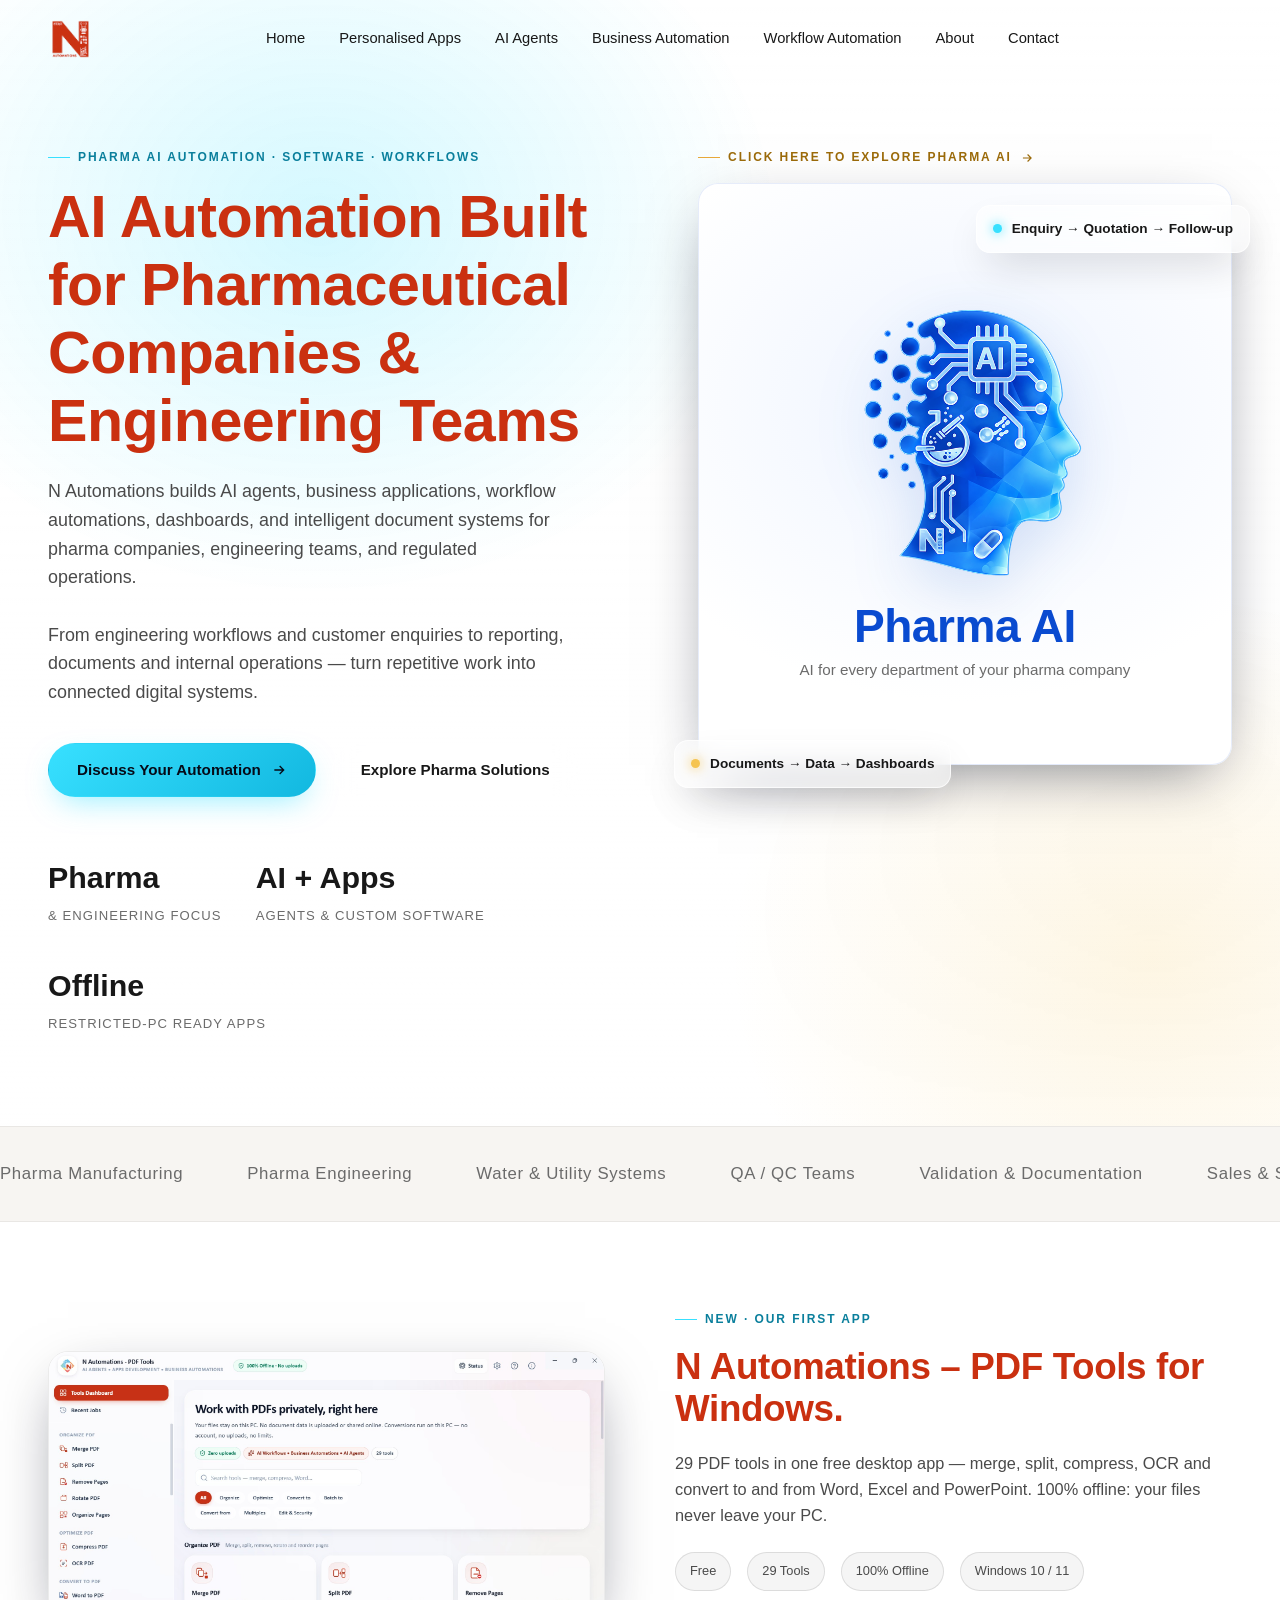
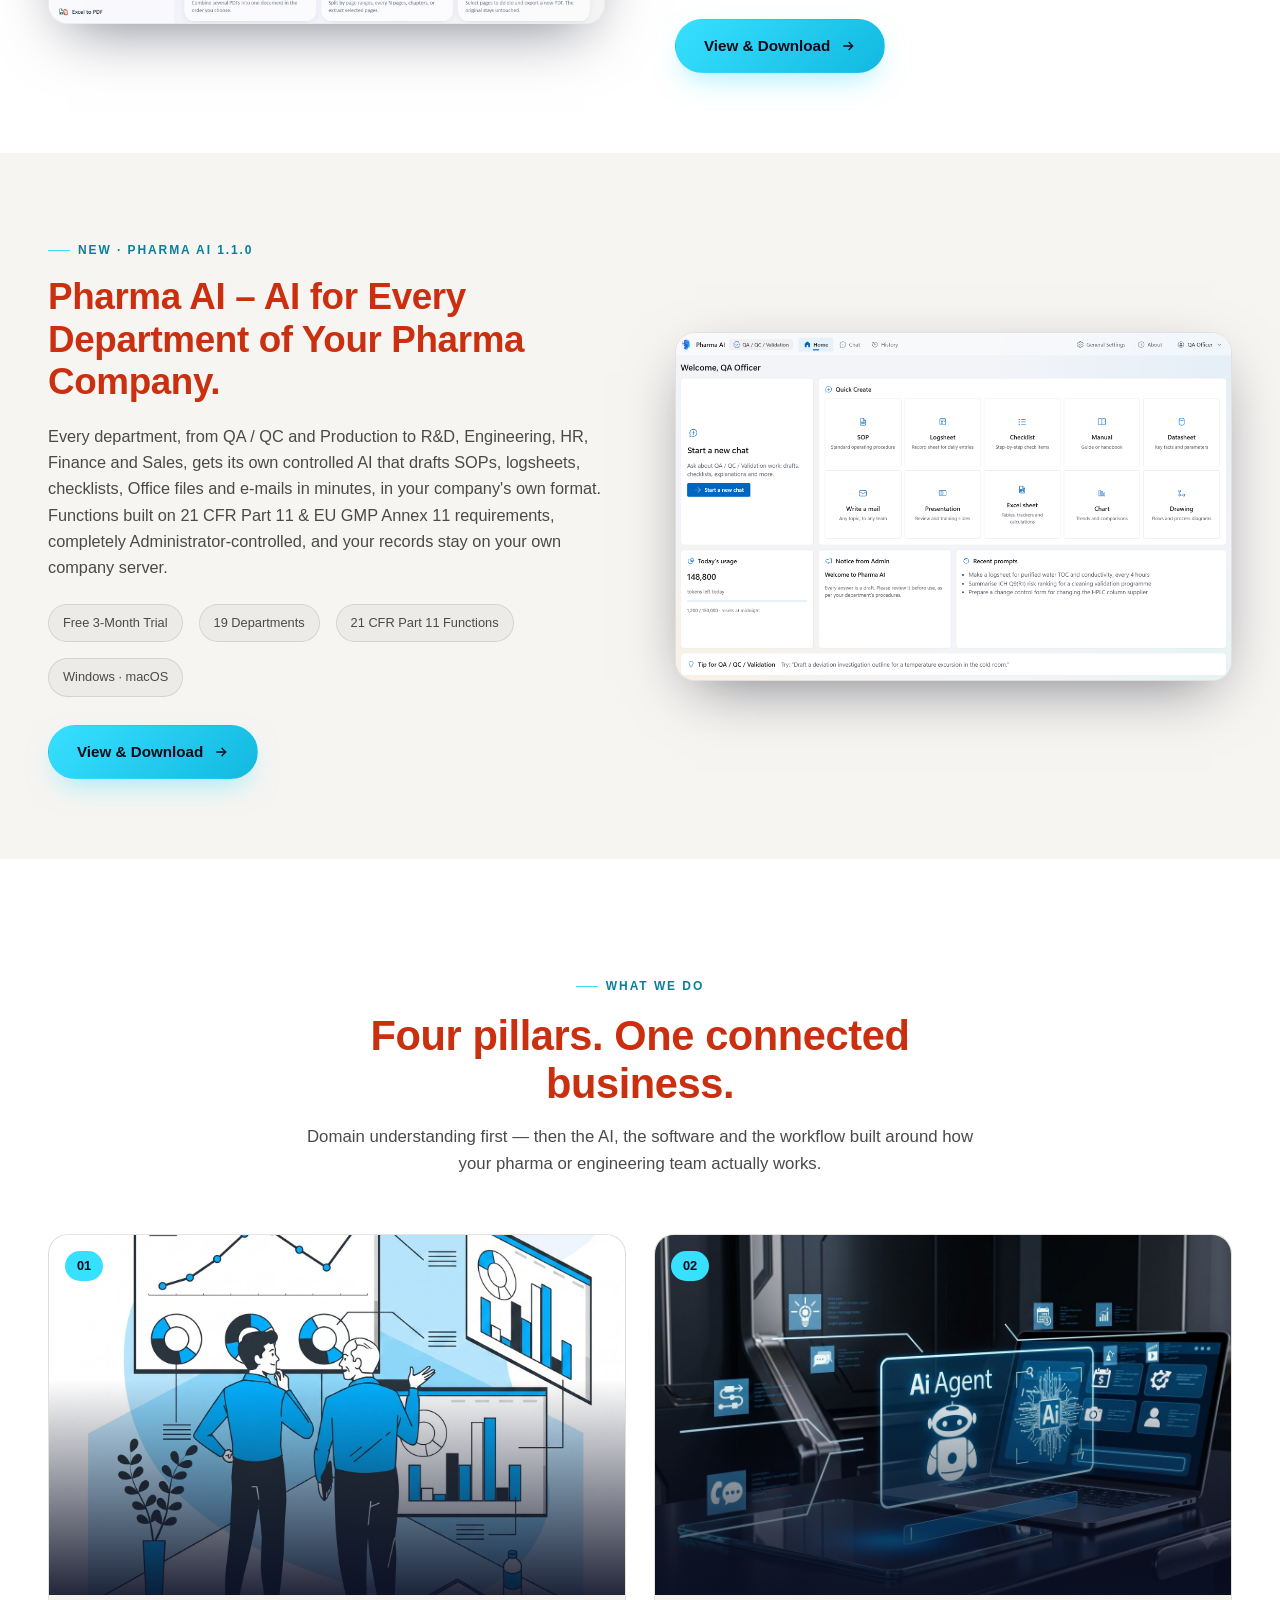
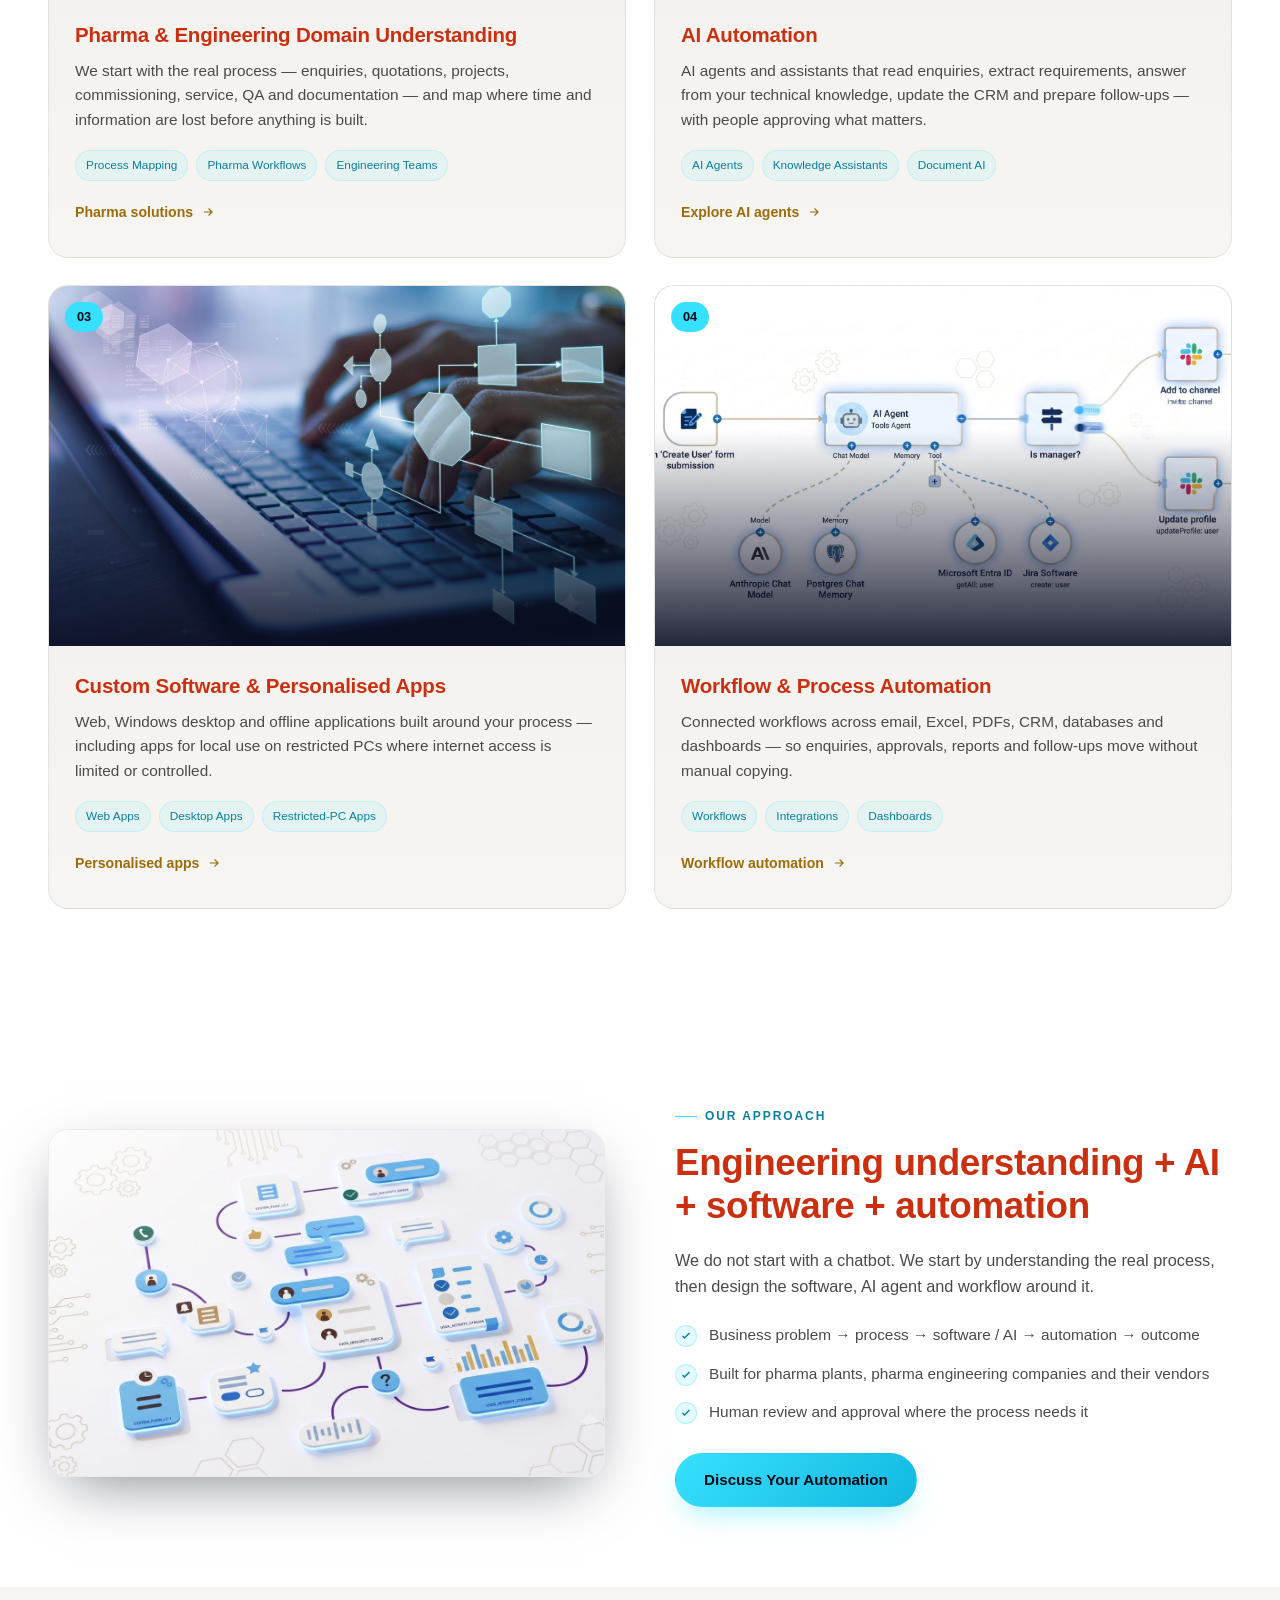
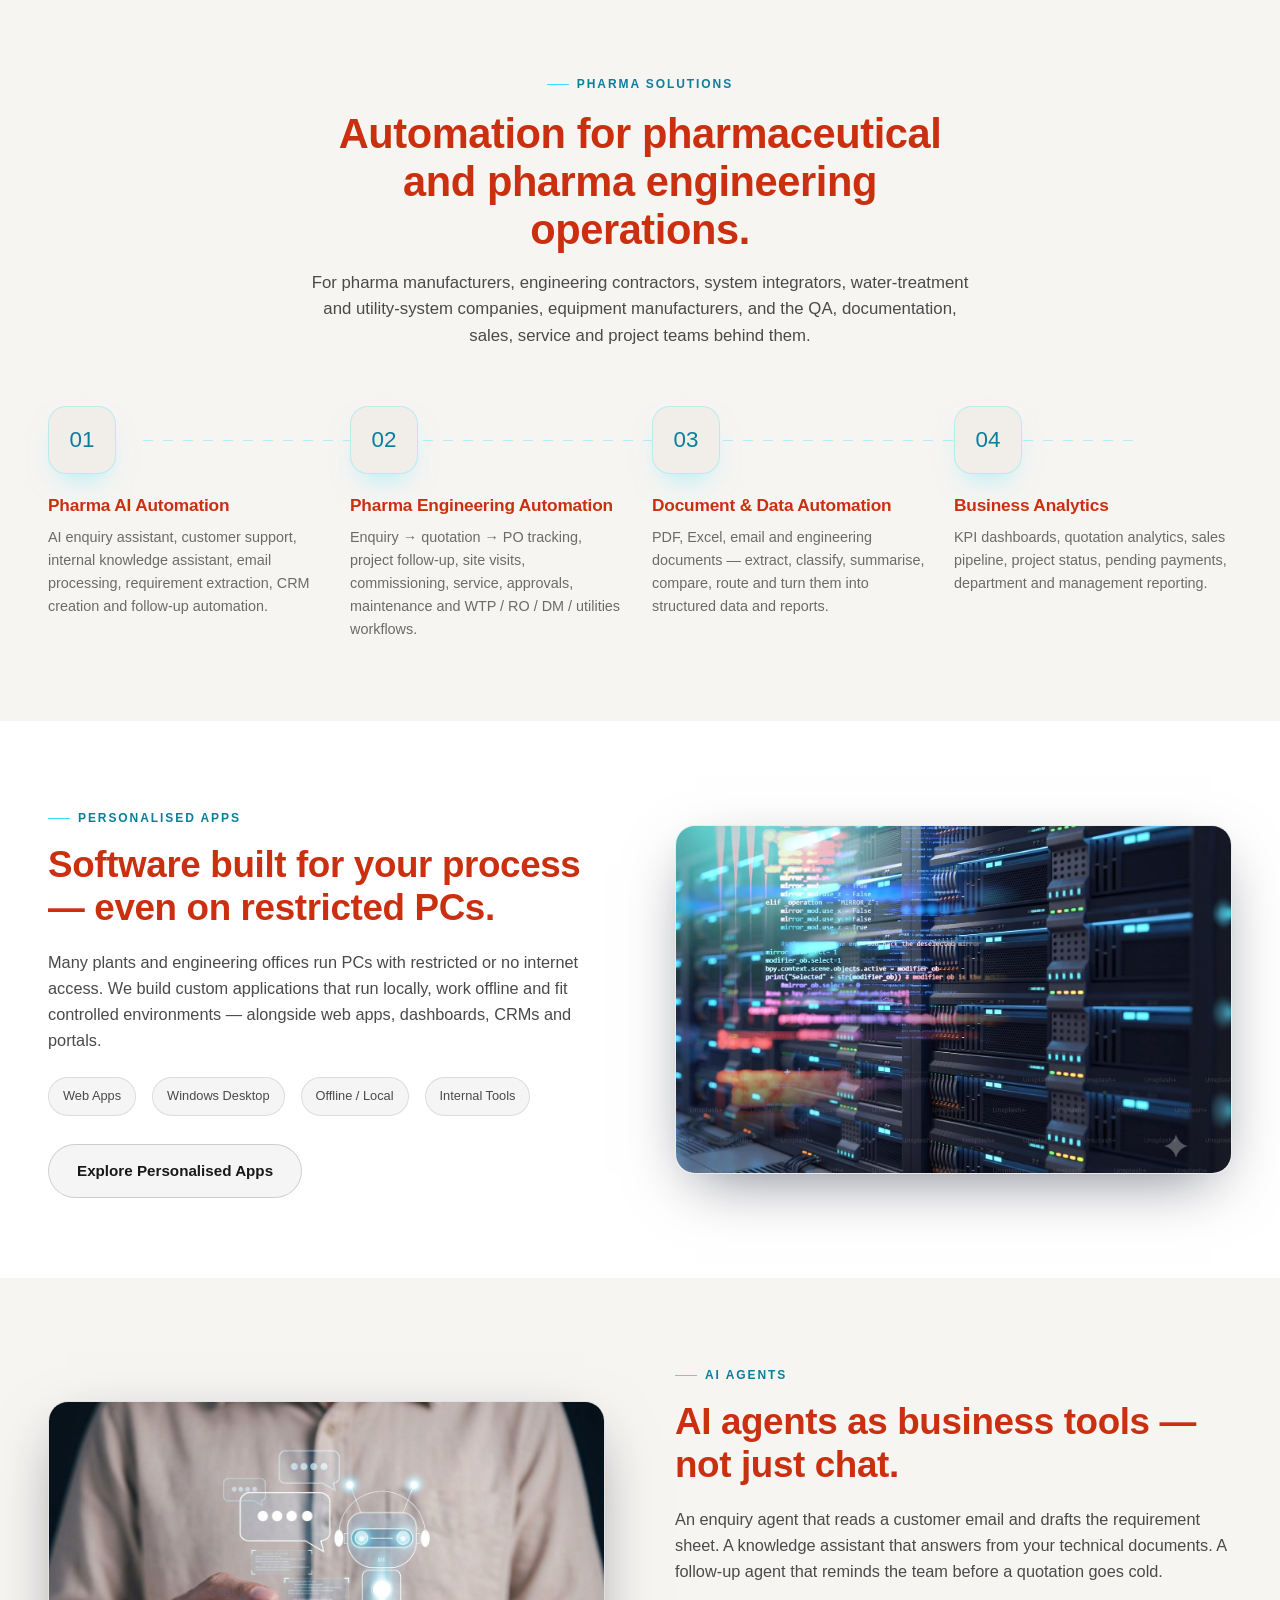
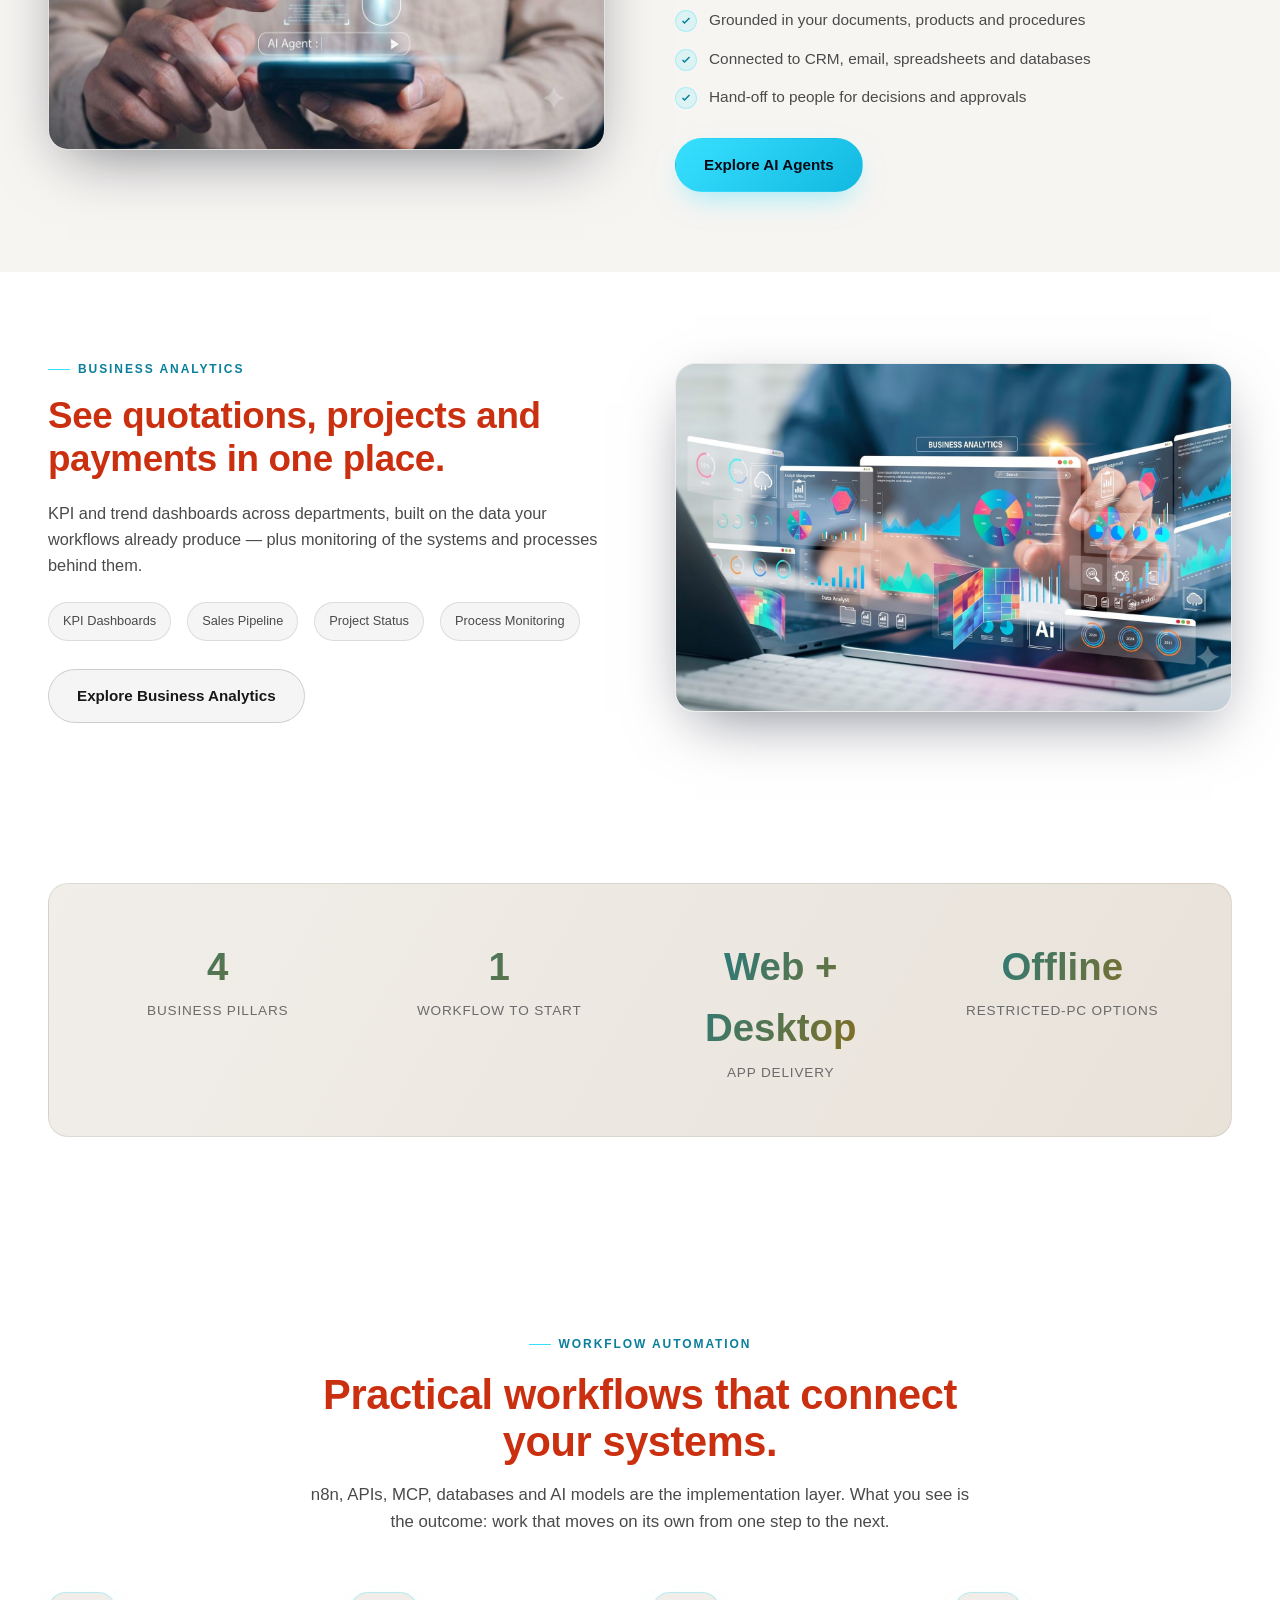
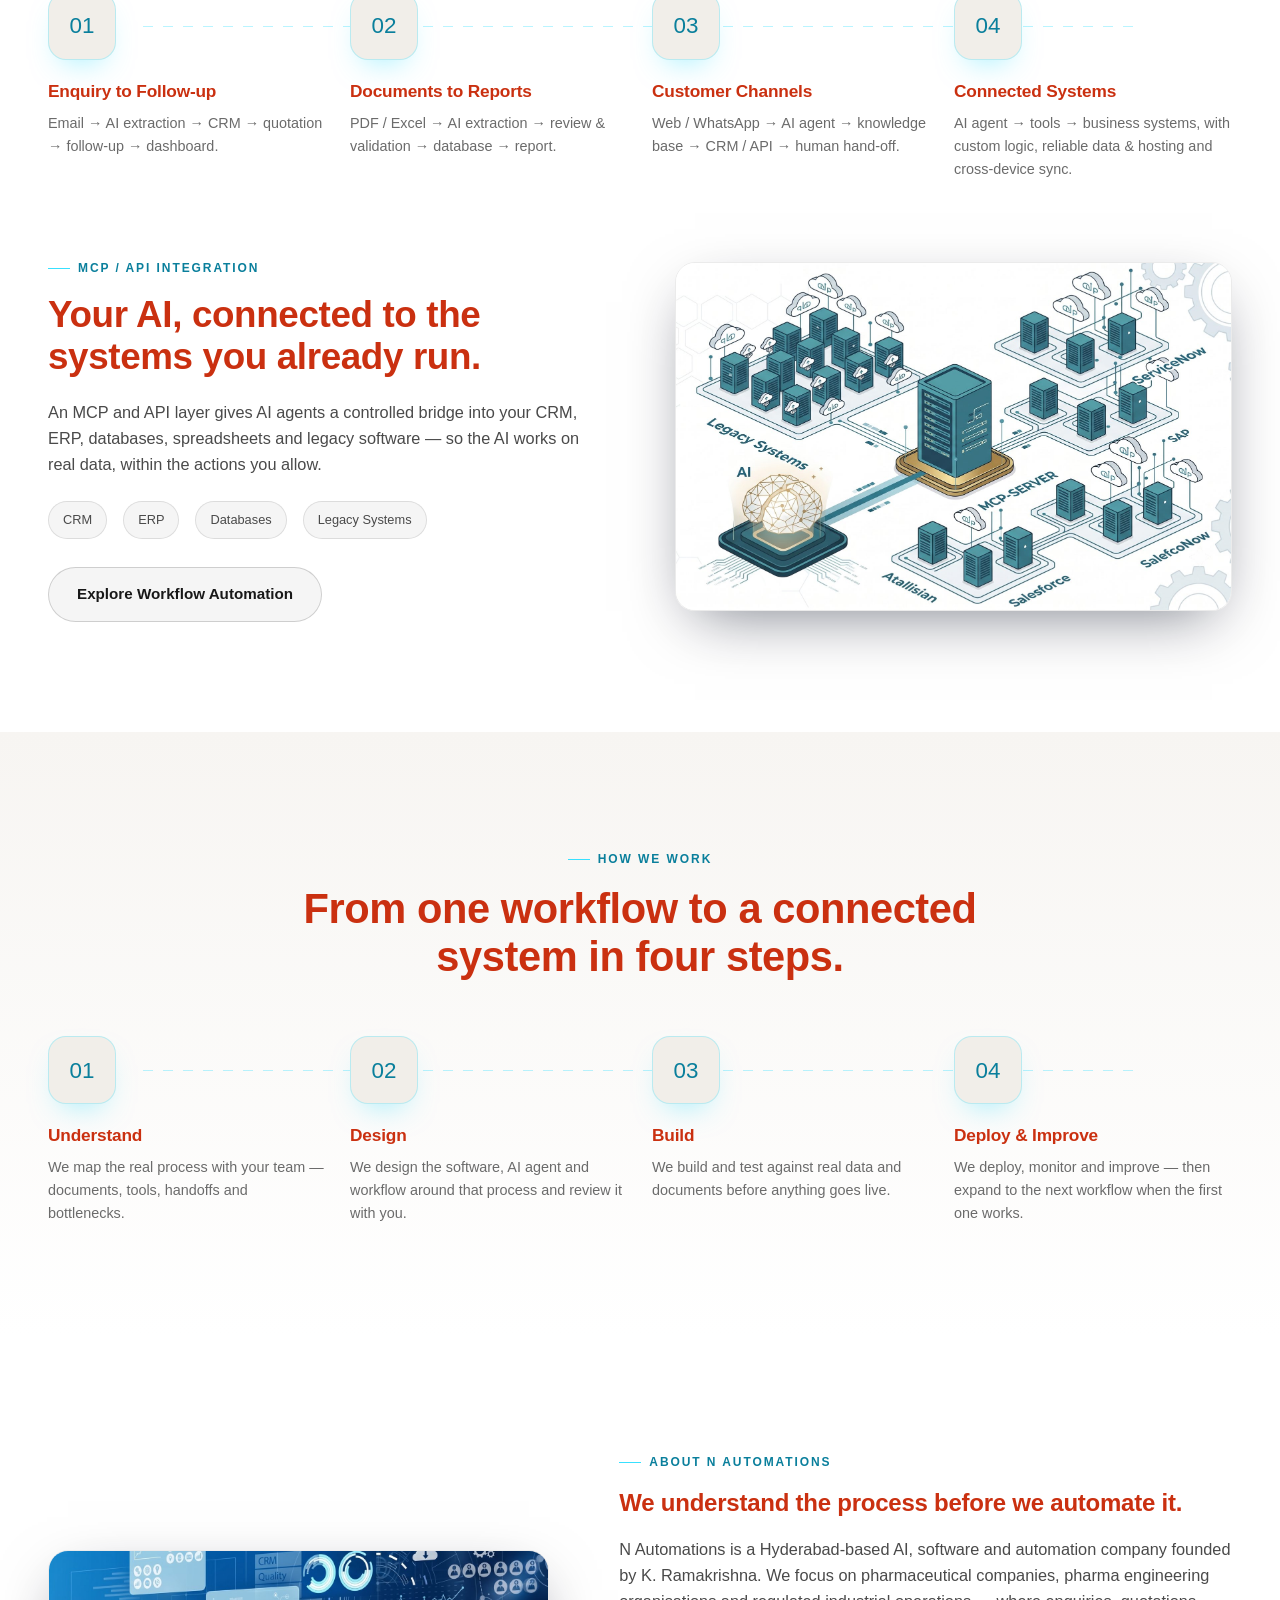
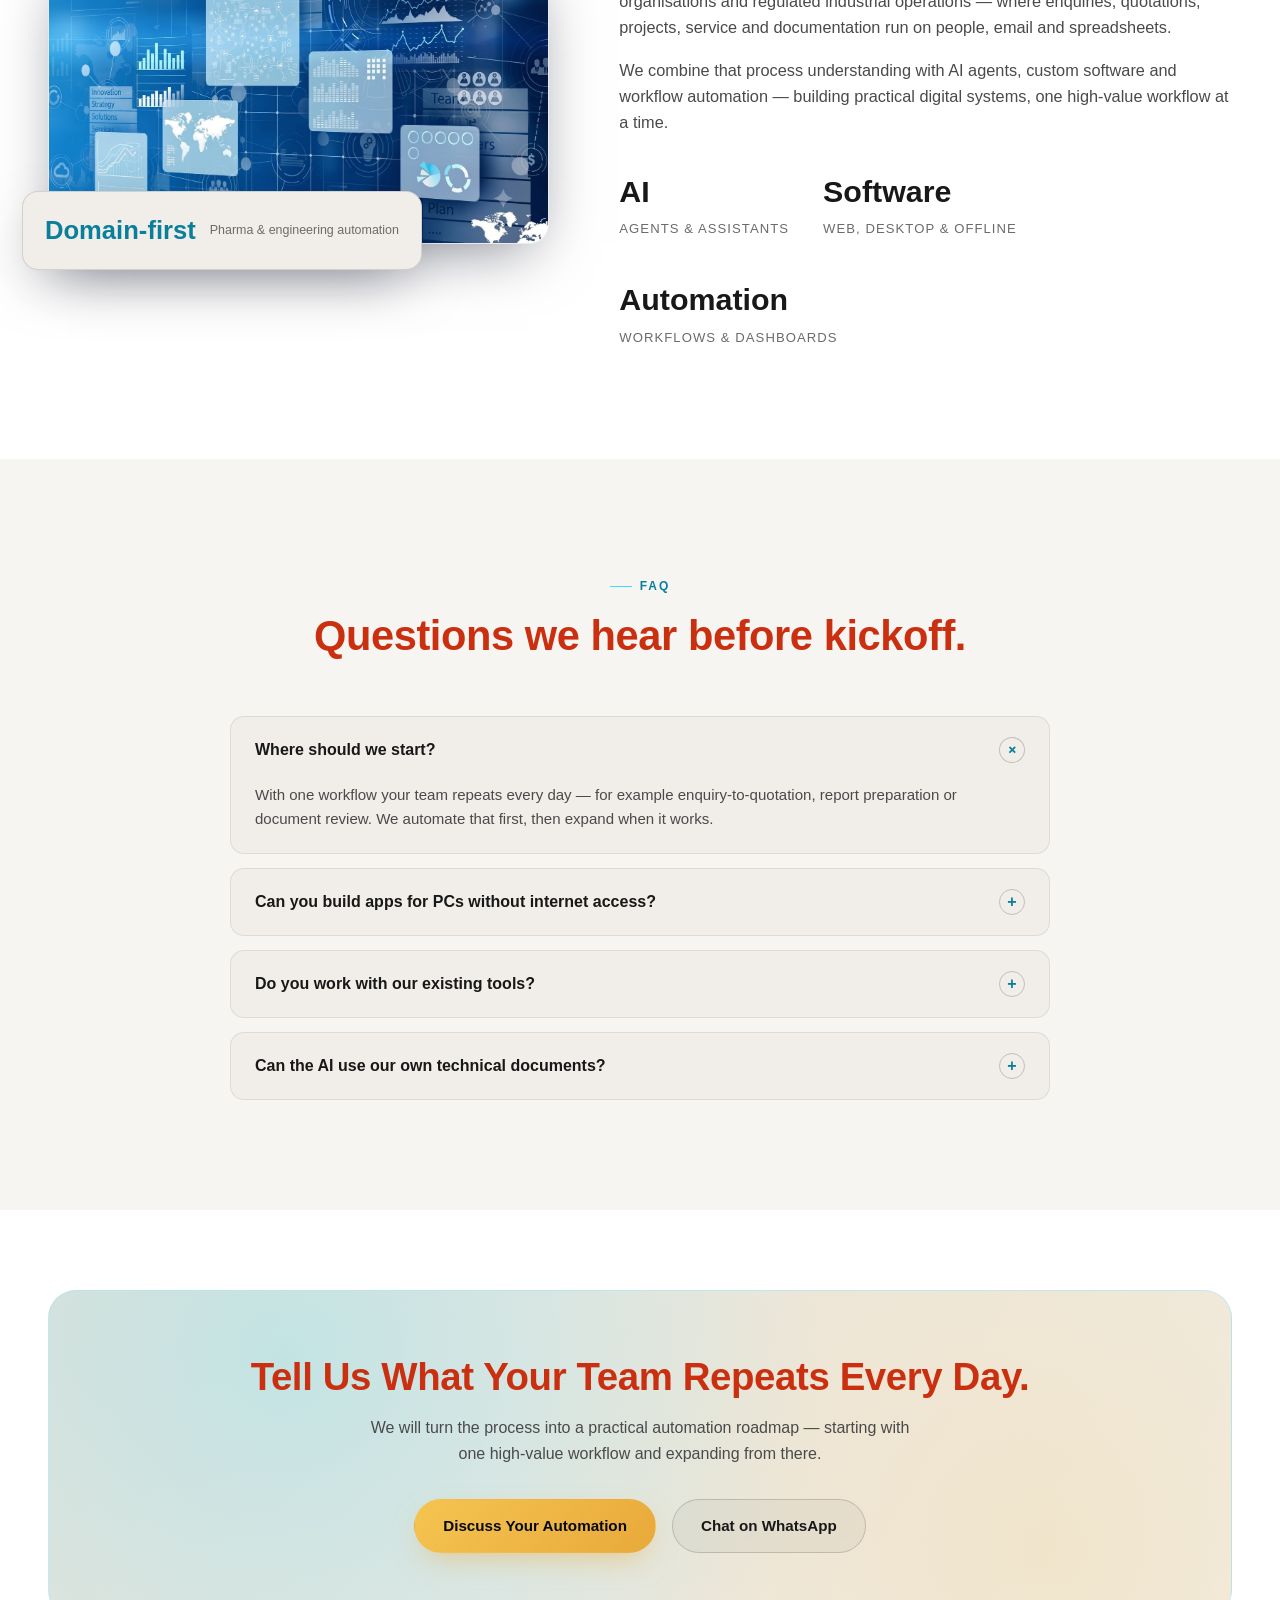
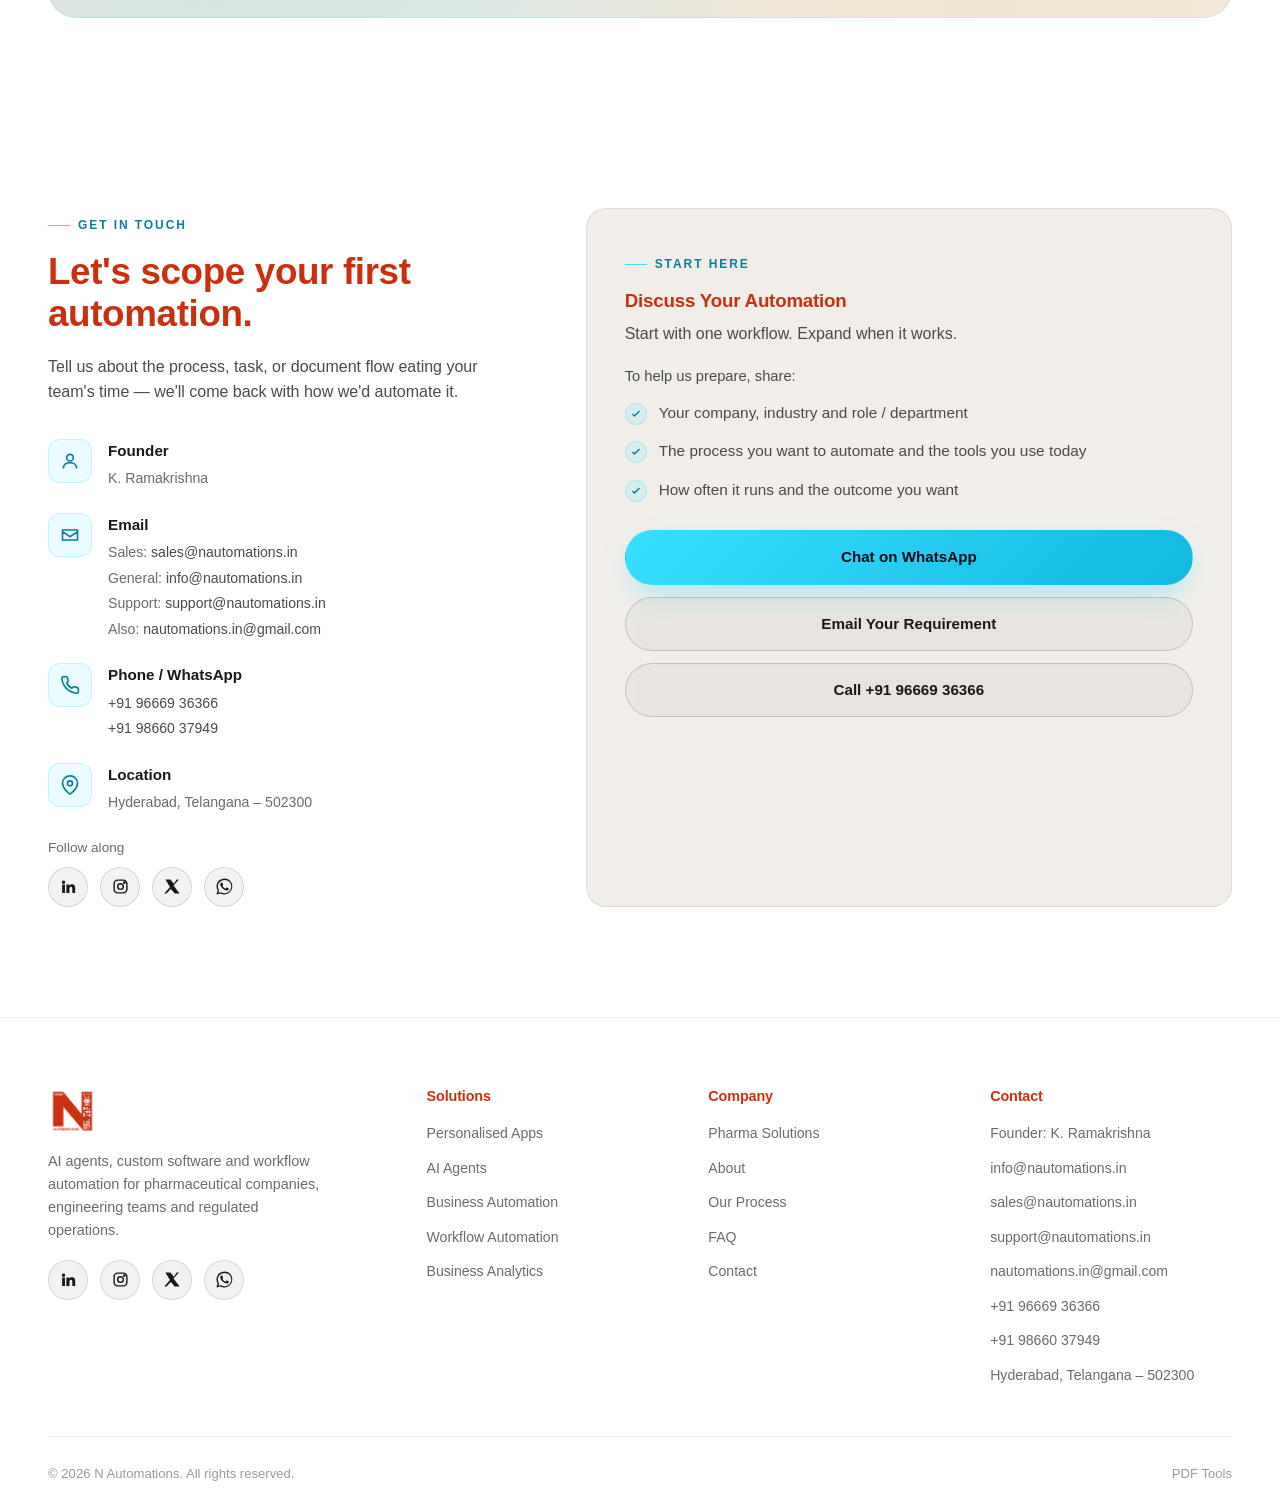
<file: index.html>
<!DOCTYPE html>
<html lang="en">
<head>
<meta charset="UTF-8">
<meta name="viewport" content="width=device-width, initial-scale=1.0">
<title>N Automations — AI Automation &amp; Custom Software for Pharmaceutical Companies &amp; Engineering Teams</title>
<meta name="description" content="N Automations builds AI agents, personalised business applications, workflow automation, document automation and dashboards for pharmaceutical companies, pharma engineering teams and regulated operations. Hyderabad, India.">
<link rel="stylesheet" href="css/style.css">
<style>
/* Home hero: "Explore Pharma AI" link + Pharma AI card, top-aligned with the eyebrow */
.hero{min-height:min(100vh,1080px);}
.hero-grid{align-items:start;}
.eyebrow.pa-hero-explore{color:var(--gold-text);font-weight:700;transition:color .2s ease;}
.eyebrow.pa-hero-explore::before{background:var(--gold-500);}
.pa-hero-explore svg{width:14px;height:14px;flex:none;transition:transform .25s ease;}
.pa-hero-explore:hover{color:var(--brand-red);}
.pa-hero-explore:hover svg{transform:translateX(4px);}
.pa-hero-explore:focus-visible,.hero-card.pa-hero-brand:focus-visible{outline:2px solid var(--cyan-300);outline-offset:4px;}
.pa-hero-stage{position:relative;}
.hero-card.pa-hero-brand{display:flex;flex-direction:column;align-items:center;justify-content:center;gap:10px;aspect-ratio:11/12;padding:82px 28px 50px;text-decoration:none;text-align:center;background:radial-gradient(110% 80% at 50% 38%,#eef4ff 0%,#fff 64%);border:1px solid rgba(10,75,208,.10);}
.hero-card.pa-hero-brand img{width:60%;height:auto;aspect-ratio:1/1;object-fit:contain;filter:drop-shadow(0 18px 30px rgba(20,90,200,.16));}
.pa-hero-brand-text{display:flex;flex-direction:column;align-items:center;gap:10px;margin-top:8px;}
.pa-hero-brand-name{font-family:var(--font-head);font-weight:800;font-size:clamp(2.2rem,3.6vw,3.1rem);color:#0A4BD0;line-height:1;letter-spacing:-.01em;}
.pa-hero-brand-tag{font-size:.95rem;color:var(--ink-500);line-height:1.45;text-wrap:balance;}
.pa-hero-stage .floating-chip.chip-1{top:22px;right:-18px;left:auto;bottom:auto;}
.pa-hero-stage .floating-chip.chip-2{bottom:-22px;left:-24px;right:auto;top:auto;}
/* One-column hero: wide card with the logo beside the name (tablets), stacked card (phones) */
@media (max-width:1080px) and (min-width:600px){
  .hero-card.pa-hero-brand{aspect-ratio:auto;flex-direction:row;gap:clamp(24px,4vw,44px);padding:84px 40px 60px;}
  .hero-card.pa-hero-brand img{width:clamp(170px,24vw,230px);}
  .pa-hero-brand-text{align-items:flex-start;text-align:left;margin-top:0;}
  .pa-hero-brand-name{font-size:clamp(2.2rem,5vw,3rem);}
}
@media (max-width:599px){
  .hero-visual{max-width:460px;}
  .hero-card.pa-hero-brand{aspect-ratio:auto;padding:84px 20px 50px;}
  .hero-card.pa-hero-brand img{width:min(58%,190px);}
}
@media (prefers-reduced-motion:reduce){
  .pa-hero-explore,.pa-hero-explore svg{transition:none;}
  .pa-hero-explore:hover svg{transform:none;}
  .hero-visual .floating-chip{animation:none;}
}
</style>
<link rel="icon" type="image/png" href="assets/images/logo.png">
</head>
<body>

<!-- ===================== NAVBAR ===================== -->
<header class="navbar" id="navbar">
  <div class="container nav-inner">
    <a href="#top" class="brand"><img src="assets/images/logo.png" alt="N Automations" class="brand-logo"></a>
    <nav class="nav-links" id="navLinks">
      <a href="index.html">Home</a>
      <a href="personalised-apps.html">Personalised Apps</a>
      <a href="ai-agents.html">AI Agents</a>
      <a href="business-automation.html">Business Automation</a>
      <a href="workflow-automation.html">Workflow Automation</a>
      <a href="#about">About</a>
      <a href="#contact">Contact</a>
    </nav>
    <div class="nav-cta">
      <button class="nav-toggle" id="navToggle" aria-label="Toggle menu"><span></span><span></span><span></span></button>
    </div>
  </div>
</header>

<!-- ===================== HERO ===================== -->
<section class="hero" id="top">
  <div class="container">
    <div class="hero-grid">
      <div class="hero-copy reveal">
        <div class="eyebrow">Pharma AI Automation · Software · Workflows</div>
        <h1>AI Automation Built for <em>Pharmaceutical Companies</em> &amp; Engineering Teams</h1>
        <p>N Automations builds AI agents, business applications, workflow automations, dashboards, and intelligent document systems for pharma companies, engineering teams, and regulated operations.<br><br>From engineering workflows and customer enquiries to reporting, documents and internal operations — turn repetitive work into connected digital systems.</p>
        <div class="hero-actions">
          <a href="#contact" class="btn btn-primary">Discuss Your Automation <svg viewBox="0 0 24 24" fill="none" stroke="currentColor" stroke-width="2"><path d="M5 12h14M13 6l6 6-6 6"/></svg></a>
          <a href="#pharma" class="btn btn-ghost">Explore Pharma Solutions</a>
        </div>
        <div class="hero-stats">
          <div><strong>Pharma</strong><span>&amp; Engineering Focus</span></div>
          <div><strong>AI + Apps</strong><span>Agents &amp; Custom Software</span></div>
          <div><strong>Offline</strong><span>Restricted-PC Ready Apps</span></div>
        </div>
      </div>
      <div class="hero-visual reveal">
        <a href="pharma-ai.html" class="eyebrow pa-hero-explore">Click here to Explore Pharma AI <svg viewBox="0 0 24 24" fill="none" stroke="currentColor" stroke-width="2" aria-hidden="true"><path d="M5 12h14M13 6l6 6-6 6"/></svg></a>
        <div class="pa-hero-stage">
          <a href="pharma-ai.html" class="hero-card pa-hero-brand" data-tilt aria-label="Pharma AI">
            <img src="assets/images/pharma-ai/logo-large.png" alt="Pharma AI logo" width="560" height="560">
            <span class="pa-hero-brand-text">
              <span class="pa-hero-brand-name">Pharma AI</span>
              <span class="pa-hero-brand-tag">AI for every department of your pharma company</span>
            </span>
          </a>
          <div class="floating-chip chip-1"><span class="dot"></span> Enquiry → Quotation → Follow-up</div>
          <div class="floating-chip chip-2"><span class="dot" style="background:var(--gold-400);box-shadow:0 0 12px var(--gold-400)"></span> Documents → Data → Dashboards</div>
        </div>
      </div>
    </div>
  </div>
</section>

<!-- ===================== TRUST STRIP ===================== -->
<div class="trust-strip">
  <div class="trust-track">
    <span>Pharma Manufacturing</span><span>Pharma Engineering</span><span>Water &amp; Utility Systems</span><span>QA / QC Teams</span><span>Validation &amp; Documentation</span><span>Sales &amp; Service Teams</span><span>Project Management</span><span>Industrial Operations</span>
    <span>Pharma Manufacturing</span><span>Pharma Engineering</span><span>Water &amp; Utility Systems</span><span>QA / QC Teams</span><span>Validation &amp; Documentation</span><span>Sales &amp; Service Teams</span><span>Project Management</span><span>Industrial Operations</span>
  </div>
</div>

<!-- ===================== FIRST APP AD ===================== -->
<section class="section-tight" id="first-app">
  <div class="container">
    <div class="split reveal">
      <a href="pdf-tools.html" class="split-media app-shot app-ad-link" data-tilt aria-label="View N Automations PDF Tools"><img src="assets/images/pdf-tools-dashboard.jpg" alt="N Automations PDF Tools for Windows"></a>
      <div class="split-copy">
        <div class="eyebrow">New · Our First App</div>
        <h2>N Automations – PDF Tools for Windows.</h2>
        <p>29 PDF tools in one free desktop app — merge, split, compress, OCR and convert to and from Word, Excel and PowerPoint. 100% offline: your files never leave your PC.</p>
        <div class="stack-row">
          <span class="stack-pill">Free</span>
          <span class="stack-pill">29 Tools</span>
          <span class="stack-pill">100% Offline</span>
          <span class="stack-pill">Windows 10 / 11</span>
        </div>
        <div style="margin-top:28px"><a href="pdf-tools.html" class="btn btn-primary">View &amp; Download <svg viewBox="0 0 24 24" fill="none" stroke="currentColor" stroke-width="2"><path d="M5 12h14M13 6l6 6-6 6"/></svg></a></div>
      </div>
    </div>
  </div>
</section>

<!-- ===================== PHARMA AI ===================== -->
<section class="section-tight" id="pharma-ai" style="background:var(--navy-900)">
  <div class="container">
    <div class="split reverse reveal">
      <a href="pharma-ai.html" class="split-media app-shot app-ad-link" data-tilt aria-label="View Pharma AI"><img src="assets/images/pharma-ai/home.png" alt="Pharma AI for Windows: department Home screen with Quick Create cards"></a>
      <div class="split-copy">
        <div class="eyebrow">New · Pharma AI 1.1.0</div>
        <h2>Pharma AI – AI for Every Department of Your Pharma Company.</h2>
        <p>Every department, from QA / QC and Production to R&amp;D, Engineering, HR, Finance and Sales, gets its own controlled AI that drafts SOPs, logsheets, checklists, Office files and e-mails in minutes, in your company's own format. Functions built on 21 CFR Part 11 &amp; EU GMP Annex 11 requirements, completely Administrator-controlled, and your records stay on your own company server.</p>
        <div class="stack-row">
          <span class="stack-pill">Free 3-Month Trial</span>
          <span class="stack-pill">19 Departments</span>
          <span class="stack-pill">21 CFR Part 11 Functions</span>
          <span class="stack-pill">Windows · macOS</span>
        </div>
        <div style="margin-top:28px"><a href="pharma-ai.html" class="btn btn-primary">View &amp; Download <svg viewBox="0 0 24 24" fill="none" stroke="currentColor" stroke-width="2"><path d="M5 12h14M13 6l6 6-6 6"/></svg></a></div>
      </div>
    </div>
  </div>
</section>


<!-- ===================== FOUR PILLARS ===================== -->
<section class="services" id="services">
  <div class="container">
    <div class="section-head center reveal">
      <div class="eyebrow" style="justify-content:center">What We Do</div>
      <h2>Four pillars. One connected business.</h2>
      <p>Domain understanding first — then the AI, the software and the workflow built around how your pharma or engineering team actually works.</p>
    </div>

    <div class="service-grid four">
      <div class="service-card reveal" data-tilt>
        <div class="service-media">
          <span class="service-num">01</span>
          <img src="assets/images/business-automation/team-analytics.jpg" alt="Working session mapping a pharma engineering process">
        </div>
        <div class="service-body">
          <h3>Pharma &amp; Engineering Domain Understanding</h3>
          <p>We start with the real process — enquiries, quotations, projects, commissioning, service, QA and documentation — and map where time and information are lost before anything is built.</p>
          <div class="service-tags"><span>Process Mapping</span><span>Pharma Workflows</span><span>Engineering Teams</span></div>
          <a href="#pharma" class="service-link">Pharma solutions <svg viewBox="0 0 24 24" fill="none" stroke="currentColor" stroke-width="2"><path d="M5 12h14M13 6l6 6-6 6"/></svg></a>
        </div>
      </div>

      <div class="service-card reveal" data-tilt>
        <div class="service-media">
          <span class="service-num">02</span>
          <img src="assets/images/ai-agents/agent-hero.jpg" alt="AI agent interface connected to business tools">
        </div>
        <div class="service-body">
          <h3>AI Automation</h3>
          <p>AI agents and assistants that read enquiries, extract requirements, answer from your technical knowledge, update the CRM and prepare follow-ups — with people approving what matters.</p>
          <div class="service-tags"><span>AI Agents</span><span>Knowledge Assistants</span><span>Document AI</span></div>
          <a href="ai-agents.html" class="service-link">Explore AI agents <svg viewBox="0 0 24 24" fill="none" stroke="currentColor" stroke-width="2"><path d="M5 12h14M13 6l6 6-6 6"/></svg></a>
        </div>
      </div>

      <div class="service-card reveal" data-tilt>
        <div class="service-media">
          <span class="service-num">03</span>
          <img src="assets/images/workflows/coding-flow.jpg" alt="Custom business application being developed">
        </div>
        <div class="service-body">
          <h3>Custom Software &amp; Personalised Apps</h3>
          <p>Web, Windows desktop and offline applications built around your process — including apps for local use on restricted PCs where internet access is limited or controlled.</p>
          <div class="service-tags"><span>Web Apps</span><span>Desktop Apps</span><span>Restricted-PC Apps</span></div>
          <a href="personalised-apps.html" class="service-link">Personalised apps <svg viewBox="0 0 24 24" fill="none" stroke="currentColor" stroke-width="2"><path d="M5 12h14M13 6l6 6-6 6"/></svg></a>
        </div>
      </div>

      <div class="service-card reveal" data-tilt>
        <div class="service-media">
          <span class="service-num">04</span>
          <img src="assets/images/workflows/n8n-agent-flow.jpg" alt="Workflow automation graph connecting AI agent, tools and systems">
        </div>
        <div class="service-body">
          <h3>Workflow &amp; Process Automation</h3>
          <p>Connected workflows across email, Excel, PDFs, CRM, databases and dashboards — so enquiries, approvals, reports and follow-ups move without manual copying.</p>
          <div class="service-tags"><span>Workflows</span><span>Integrations</span><span>Dashboards</span></div>
          <a href="workflow-automation.html" class="service-link">Workflow automation <svg viewBox="0 0 24 24" fill="none" stroke="currentColor" stroke-width="2"><path d="M5 12h14M13 6l6 6-6 6"/></svg></a>
        </div>
      </div>
    </div>
  </div>
</section>

<!-- ===================== DIFFERENTIATOR ===================== -->
<section class="section-tight" id="approach">
  <div class="container">
    <div class="split reveal">
      <div class="split-media">
        <img src="assets/images/workflows/system-nodes.jpg" alt="Connected business systems designed around a real process">
      </div>
      <div class="split-copy">
        <div class="eyebrow">Our Approach</div>
        <h2>Engineering understanding + AI + software + automation</h2>
        <p>We do not start with a chatbot. We start by understanding the real process, then design the software, AI agent and workflow around it.</p>
        <ul class="check-list">
          <li><span class="tick"><svg viewBox="0 0 24 24" fill="none" stroke="currentColor" stroke-width="3"><path d="M5 12l4 4 10-10"/></svg></span>Business problem → process → software / AI → automation → outcome</li>
          <li><span class="tick"><svg viewBox="0 0 24 24" fill="none" stroke="currentColor" stroke-width="3"><path d="M5 12l4 4 10-10"/></svg></span>Built for pharma plants, pharma engineering companies and their vendors</li>
          <li><span class="tick"><svg viewBox="0 0 24 24" fill="none" stroke="currentColor" stroke-width="3"><path d="M5 12l4 4 10-10"/></svg></span>Human review and approval where the process needs it</li>
        </ul>
        <a href="#contact" class="btn btn-primary">Discuss Your Automation</a>
      </div>
    </div>
  </div>
</section>

<!-- ===================== PHARMA SOLUTIONS ===================== -->
<section class="section-tight" id="pharma" style="background:var(--navy-900)">
  <div class="container">
    <div class="section-head center reveal">
      <div class="eyebrow" style="justify-content:center">Pharma Solutions</div>
      <h2>Automation for pharmaceutical and pharma engineering operations.</h2>
      <p>For pharma manufacturers, engineering contractors, system integrators, water-treatment and utility-system companies, equipment manufacturers, and the QA, documentation, sales, service and project teams behind them.</p>
    </div>
    <div class="process-grid reveal">
      <div class="process-step" data-tilt><div class="step-num">01</div><h3>Pharma AI Automation</h3><p>AI enquiry assistant, customer support, internal knowledge assistant, email processing, requirement extraction, CRM creation and follow-up automation.</p></div>
      <div class="process-step" data-tilt><div class="step-num">02</div><h3>Pharma Engineering Automation</h3><p>Enquiry → quotation → PO tracking, project follow-up, site visits, commissioning, service, approvals, maintenance and WTP / RO / DM / utilities workflows.</p></div>
      <div class="process-step" data-tilt><div class="step-num">03</div><h3>Document &amp; Data Automation</h3><p>PDF, Excel, email and engineering documents — extract, classify, summarise, compare, route and turn them into structured data and reports.</p></div>
      <div class="process-step" data-tilt><div class="step-num">04</div><h3>Business Analytics</h3><p>KPI dashboards, quotation analytics, sales pipeline, project status, pending payments, department and management reporting.</p></div>
    </div>
  </div>
</section>

<!-- ===================== PERSONALISED APPS ===================== -->
<section class="section-tight" id="personalised-apps">
  <div class="container">
    <div class="split reverse reveal">
      <div class="split-media">
        <img src="assets/images/workflows/data-server.jpg" alt="Local application and data layer running inside a company network">
      </div>
      <div class="split-copy">
        <div class="eyebrow">Personalised Apps</div>
        <h2>Software built for your process — even on restricted PCs.</h2>
        <p>Many plants and engineering offices run PCs with restricted or no internet access. We build custom applications that run locally, work offline and fit controlled environments — alongside web apps, dashboards, CRMs and portals.</p>
        <div class="stack-row">
          <span class="stack-pill">Web Apps</span>
          <span class="stack-pill">Windows Desktop</span>
          <span class="stack-pill">Offline / Local</span>
          <span class="stack-pill">Internal Tools</span>
        </div>
        <div style="margin-top:28px"><a href="personalised-apps.html" class="btn btn-ghost">Explore Personalised Apps</a></div>
      </div>
    </div>
  </div>
</section>

<!-- ===================== AI AGENTS ===================== -->
<section class="section-tight" style="background:var(--navy-900)">
  <div class="container">
    <div class="split reveal">
      <div class="split-media">
        <img src="assets/images/ai-agents/agent-mobile.jpg" alt="AI assistant helping an engineer on a mobile device">
      </div>
      <div class="split-copy">
        <div class="eyebrow">AI Agents</div>
        <h2>AI agents as business tools — not just chat.</h2>
        <p>An enquiry agent that reads a customer email and drafts the requirement sheet. A knowledge assistant that answers from your technical documents. A follow-up agent that reminds the team before a quotation goes cold.</p>
        <ul class="check-list">
          <li><span class="tick"><svg viewBox="0 0 24 24" fill="none" stroke="currentColor" stroke-width="3"><path d="M5 12l4 4 10-10"/></svg></span>Grounded in your documents, products and procedures</li>
          <li><span class="tick"><svg viewBox="0 0 24 24" fill="none" stroke="currentColor" stroke-width="3"><path d="M5 12l4 4 10-10"/></svg></span>Connected to CRM, email, spreadsheets and databases</li>
          <li><span class="tick"><svg viewBox="0 0 24 24" fill="none" stroke="currentColor" stroke-width="3"><path d="M5 12l4 4 10-10"/></svg></span>Hand-off to people for decisions and approvals</li>
        </ul>
        <a href="ai-agents.html" class="btn btn-primary">Explore AI Agents</a>
      </div>
    </div>
  </div>
</section>

<!-- ===================== BUSINESS ANALYTICS ===================== -->
<section class="section-tight" id="business-analysis">
  <div class="container">
    <div class="split reverse reveal">
      <div class="split-media"><img src="assets/images/business-automation/business-analytics.jpg" alt="KPI and trend analysis dashboards across departments"></div>
      <div class="split-copy">
        <div class="eyebrow">Business Analytics</div>
        <h2>See quotations, projects and payments in one place.</h2>
        <p>KPI and trend dashboards across departments, built on the data your workflows already produce — plus monitoring of the systems and processes behind them.</p>
        <div class="stack-row">
          <span class="stack-pill">KPI Dashboards</span>
          <span class="stack-pill">Sales Pipeline</span>
          <span class="stack-pill">Project Status</span>
          <span class="stack-pill">Process Monitoring</span>
        </div>
        <div style="margin-top:28px"><a href="business-automation.html#analysis" class="btn btn-ghost">Explore Business Analytics</a></div>
      </div>
    </div>
  </div>
</section>

<!-- ===================== STATS BAND ===================== -->
<section class="section-tight">
  <div class="container reveal">
    <div class="stats-band">
      <div class="stat-item"><strong>4</strong><span>Business Pillars</span></div>
      <div class="stat-item"><strong>1</strong><span>Workflow to Start</span></div>
      <div class="stat-item"><strong>Web + Desktop</strong><span>App Delivery</span></div>
      <div class="stat-item"><strong>Offline</strong><span>Restricted-PC Options</span></div>
    </div>
  </div>
</section>

<!-- ===================== WORKFLOWS ===================== -->
<section id="workflows">
  <div class="container">
    <div class="section-head center reveal">
      <div class="eyebrow" style="justify-content:center">Workflow Automation</div>
      <h2>Practical workflows that connect your systems.</h2>
      <p>n8n, APIs, MCP, databases and AI models are the implementation layer. What you see is the outcome: work that moves on its own from one step to the next.</p>
    </div>
    <div class="process-grid reveal">
      <div class="process-step" data-tilt><div class="step-num">01</div><h3>Enquiry to Follow-up</h3><p>Email → AI extraction → CRM → quotation → follow-up → dashboard.</p></div>
      <div class="process-step" data-tilt><div class="step-num">02</div><h3>Documents to Reports</h3><p>PDF / Excel → AI extraction → review &amp; validation → database → report.</p></div>
      <div class="process-step" data-tilt><div class="step-num">03</div><h3>Customer Channels</h3><p>Web / WhatsApp → AI agent → knowledge base → CRM / API → human hand-off.</p></div>
      <div class="process-step" data-tilt><div class="step-num">04</div><h3>Connected Systems</h3><p>AI agent → tools → business systems, with custom logic, reliable data &amp; hosting and cross-device sync.</p></div>
    </div>
    <div class="split reverse reveal" style="margin-top:70px">
      <div class="split-media">
        <img src="assets/images/workflows/mcp-integration.jpg" alt="MCP and API layer connecting AI to business systems and legacy software">
      </div>
      <div class="split-copy">
        <div class="eyebrow">MCP / API Integration</div>
        <h2>Your AI, connected to the systems you already run.</h2>
        <p>An MCP and API layer gives AI agents a controlled bridge into your CRM, ERP, databases, spreadsheets and legacy software — so the AI works on real data, within the actions you allow.</p>
        <div class="stack-row">
          <span class="stack-pill">CRM</span>
          <span class="stack-pill">ERP</span>
          <span class="stack-pill">Databases</span>
          <span class="stack-pill">Legacy Systems</span>
        </div>
        <div style="margin-top:28px"><a href="workflow-automation.html" class="btn btn-ghost">Explore Workflow Automation</a></div>
      </div>
    </div>
  </div>
</section>

<!-- ===================== PROCESS ===================== -->
<section class="process" id="process">
  <div class="container">
    <div class="section-head center reveal">
      <div class="eyebrow" style="justify-content:center">How We Work</div>
      <h2>From one workflow to a connected system in four steps.</h2>
    </div>
    <div class="process-grid reveal">
      <div class="process-step">
        <div class="step-num">01</div>
        <h3>Understand</h3>
        <p>We map the real process with your team — documents, tools, handoffs and bottlenecks.</p>
      </div>
      <div class="process-step">
        <div class="step-num">02</div>
        <h3>Design</h3>
        <p>We design the software, AI agent and workflow around that process and review it with you.</p>
      </div>
      <div class="process-step">
        <div class="step-num">03</div>
        <h3>Build</h3>
        <p>We build and test against real data and documents before anything goes live.</p>
      </div>
      <div class="process-step">
        <div class="step-num">04</div>
        <h3>Deploy &amp; Improve</h3>
        <p>We deploy, monitor and improve — then expand to the next workflow when the first one works.</p>
      </div>
    </div>
  </div>
</section>

<!-- ===================== ABOUT ===================== -->
<section id="about">
  <div class="container">
    <div class="about-grid reveal">
      <div class="about-media">
        <img src="assets/images/business-automation/data-mosaic.jpg" alt="Connected data and dashboards for engineering operations">
        <div class="about-badge">
          <strong>Domain-first</strong>
          <span>Pharma &amp; engineering automation</span>
        </div>
      </div>
      <div class="about-copy">
        <div class="eyebrow">About N Automations</div>
        <h2>We understand the process before we automate it.</h2>
        <p style="color:var(--ink-300);margin-top:20px;font-size:1.02rem">N Automations is a Hyderabad-based AI, software and automation company founded by K. Ramakrishna. We focus on pharmaceutical companies, pharma engineering organisations and regulated industrial operations — where enquiries, quotations, projects, service and documentation run on people, email and spreadsheets.</p>
        <p style="color:var(--ink-300);margin-top:16px;font-size:1.02rem">We combine that process understanding with AI agents, custom software and workflow automation — building practical digital systems, one high-value workflow at a time.</p>
        <div class="hero-stats" style="margin-top:32px">
          <div><strong>AI</strong><span>Agents &amp; Assistants</span></div>
          <div><strong>Software</strong><span>Web, Desktop &amp; Offline</span></div>
          <div><strong>Automation</strong><span>Workflows &amp; Dashboards</span></div>
        </div>
      </div>
    </div>
  </div>
</section>

<!-- ===================== FAQ ===================== -->
<section class="faq" id="faq">
  <div class="container">
    <div class="section-head center reveal">
      <div class="eyebrow" style="justify-content:center">FAQ</div>
      <h2>Questions we hear before kickoff.</h2>
    </div>
    <div class="faq-list reveal">
      <div class="faq-item open">
        <div class="faq-q">Where should we start? <span class="plus">+</span></div>
        <div class="faq-a"><p>With one workflow your team repeats every day — for example enquiry-to-quotation, report preparation or document review. We automate that first, then expand when it works.</p></div>
      </div>
      <div class="faq-item">
        <div class="faq-q">Can you build apps for PCs without internet access? <span class="plus">+</span></div>
        <div class="faq-a"><p>Yes. We build applications that can run locally and offline on restricted PCs, designed around your IT constraints. The deployment approach is agreed with your team for each project.</p></div>
      </div>
      <div class="faq-item">
        <div class="faq-q">Do you work with our existing tools? <span class="plus">+</span></div>
        <div class="faq-a"><p>Yes — we connect to the email, Excel, CRM, ERP, databases and document folders you already use, rather than asking you to switch platforms.</p></div>
      </div>
      <div class="faq-item">
        <div class="faq-q">Can the AI use our own technical documents? <span class="plus">+</span></div>
        <div class="faq-a"><p>Yes — assistants can be grounded in your documents, products and procedures, and only take the actions you approve during design.</p></div>
      </div>
    </div>
  </div>
</section>

<!-- ===================== CTA BANNER ===================== -->
<section class="section-tight">
  <div class="container reveal">
    <div class="cta-banner">
      <h2>Tell Us What Your Team Repeats Every Day.</h2>
      <p>We will turn the process into a practical automation roadmap — starting with one high-value workflow and expanding from there.</p>
      <div class="cta-actions">
        <a href="#contact" class="btn btn-gold">Discuss Your Automation</a>
        <a href="https://wa.me/919666936366?text=Hi%2C%20I%27m%20interested%20in%20N-Automations%20services" target="_blank" rel="noopener" class="btn btn-ghost">Chat on WhatsApp</a>
      </div>
    </div>
  </div>
</section>

<!-- ===================== CONTACT ===================== -->
<section id="contact">
  <div class="container">
    <div class="contact-grid">
      <div class="contact-info reveal">
        <div class="eyebrow">Get In Touch</div>
        <h2>Let's scope your first automation.</h2>
        <p>Tell us about the process, task, or document flow eating your team's time — we'll come back with how we'd automate it.</p>
        <div class="contact-detail">
          <div class="icon"><svg viewBox="0 0 24 24" width="20" height="20" fill="none" stroke="currentColor" stroke-width="2"><circle cx="12" cy="8" r="4"/><path d="M4 21c0-4.4 3.6-7 8-7s8 2.6 8 7"/></svg></div>
          <div><strong>Founder</strong><span>K. Ramakrishna</span></div>
        </div>
        <div class="contact-detail">
          <div class="icon"><svg viewBox="0 0 24 24" width="20" height="20" fill="none" stroke="currentColor" stroke-width="2"><path d="M3 8l9 6 9-6M3 6h18v12H3z"/></svg></div>
          <div><strong>Email</strong><span>Sales: <a href="mailto:sales@nautomations.in">sales@nautomations.in</a><br>General: <a href="mailto:info@nautomations.in">info@nautomations.in</a><br>Support: <a href="mailto:support@nautomations.in">support@nautomations.in</a><br>Also: <a href="mailto:nautomations.in@gmail.com">nautomations.in@gmail.com</a></span></div>
        </div>
        <div class="contact-detail">
          <div class="icon"><svg viewBox="0 0 24 24" width="20" height="20" fill="none" stroke="currentColor" stroke-width="2"><path d="M22 16.92v3a2 2 0 0 1-2.18 2 19.79 19.79 0 0 1-8.63-3.07 19.5 19.5 0 0 1-6-6 19.79 19.79 0 0 1-3.07-8.67A2 2 0 0 1 4.11 2h3a2 2 0 0 1 2 1.72c.12.9.33 1.79.63 2.650a2 2 0 0 1-.45 2.11L8.09 9.91a16 16 0 0 0 6 6l1.43-1.2a2 2 0 0 1 2.11-.45c.86.3 1.75.51 2.65.63A2 2 0 0 1 22 16.92z"/></svg></div>
          <div><strong>Phone / WhatsApp</strong><span><a href="tel:+919666936366">+91 96669 36366</a><br><a href="tel:+919866037949">+91 98660 37949</a></span></div>
        </div>
        <div class="contact-detail">
          <div class="icon"><svg viewBox="0 0 24 24" width="20" height="20" fill="none" stroke="currentColor" stroke-width="2"><path d="M21 10c0 7-9 13-9 13s-9-6-9-13a9 9 0 0 1 18 0z"/><circle cx="12" cy="10" r="3"/></svg></div>
          <div><strong>Location</strong><span>Hyderabad, Telangana – 502300</span></div>
        </div>
        <p style="margin-top:8px;margin-bottom:0;font-size:.85rem;color:var(--ink-500)">Follow along</p>
        <div class="social-row">
          <a href="https://www.linkedin.com/in/n-automations-undefined-4bb5a7438/" target="_blank" rel="noopener" aria-label="LinkedIn"><svg viewBox="0 0 24 24" fill="currentColor"><path d="M4.98 3.5a2.5 2.5 0 1 1 0 5 2.5 2.5 0 0 1 0-5zM3 9h4v12H3zM9 9h3.8v1.7h.05c.53-.95 1.83-1.95 3.77-1.95 4.03 0 4.78 2.55 4.78 5.87V21h-4v-5.6c0-1.34-.02-3.06-1.87-3.06-1.87 0-2.16 1.45-2.16 2.96V21H9z"/></svg></a>
          <a href="https://www.instagram.com/nautomations.in/" target="_blank" rel="noopener" aria-label="Instagram"><svg viewBox="0 0 24 24" fill="none" stroke="currentColor" stroke-width="2"><rect x="3" y="3" width="18" height="18" rx="5"/><circle cx="12" cy="12" r="4"/><circle cx="17.5" cy="6.5" r="1"/></svg></a>
          <a href="https://x.com/nautomationsin" target="_blank" rel="noopener" aria-label="X (Twitter)"><svg viewBox="0 0 24 24" fill="currentColor"><path d="M18 2h3l-7.5 8.6L22 22h-6.9l-5.4-6.6L3.4 22H0.4l8-9.2L2 2h7l4.9 6z"/></svg></a>
          <a href="https://wa.me/919666936366?text=Hi%2C%20I%27m%20interested%20in%20N-Automations%20services" target="_blank" rel="noopener" aria-label="WhatsApp"><svg viewBox="0 0 24 24" fill="currentColor"><path d="M17.47 14.38c-.3-.15-1.76-.87-2.03-.97-.27-.1-.47-.15-.67.15-.2.3-.77.97-.94 1.17-.17.2-.35.22-.64.07-.3-.15-1.26-.46-2.4-1.48-.89-.79-1.49-1.77-1.66-2.07-.17-.3-.02-.46.13-.61.13-.13.3-.35.45-.52.15-.17.2-.3.3-.5.1-.2.05-.37-.02-.52-.07-.15-.67-1.61-.92-2.2-.24-.58-.49-.5-.67-.51h-.57c-.2 0-.52.07-.79.37-.27.3-1.04 1.02-1.04 2.48s1.07 2.88 1.21 3.08c.15.2 2.1 3.2 5.08 4.49.71.31 1.26.49 1.69.63.71.23 1.36.2 1.87.12.57-.09 1.76-.72 2.01-1.41.25-.69.25-1.29.17-1.41-.07-.12-.27-.2-.57-.35zM12.05 21.5a9.4 9.4 0 0 1-4.79-1.31l-.34-.2-3.56.93.95-3.47-.22-.36a9.4 9.4 0 0 1-1.44-5.01c0-5.2 4.23-9.43 9.43-9.43 2.52 0 4.89.98 6.67 2.77a9.37 9.37 0 0 1 2.76 6.67c0 5.2-4.24 9.43-9.43 9.43zm8.03-17.46A11.28 11.28 0 0 0 12.05.72C5.8.72.7 5.8.7 12.07c0 2 .52 3.95 1.52 5.67L.6 23.28l5.67-1.49a11.3 11.3 0 0 0 5.42 1.38c6.26 0 11.35-5.09 11.35-11.35 0-3.03-1.18-5.88-3.33-8.03z"/></svg></a>
        </div>
      </div>
      <div class="contact-form contact-card reveal">
        <div class="eyebrow">Start Here</div>
        <h3>Discuss Your Automation</h3>
        <p style="color:var(--ink-300)">Start with one workflow. Expand when it works.</p>
        <p style="color:var(--ink-300);margin-top:18px;font-size:.92rem">To help us prepare, share:</p>
        <ul class="check-list" style="margin-top:12px">
          <li><span class="tick"><svg viewBox="0 0 24 24" fill="none" stroke="currentColor" stroke-width="3"><path d="M5 12l4 4 10-10"/></svg></span>Your company, industry and role / department</li>
          <li><span class="tick"><svg viewBox="0 0 24 24" fill="none" stroke="currentColor" stroke-width="3"><path d="M5 12l4 4 10-10"/></svg></span>The process you want to automate and the tools you use today</li>
          <li><span class="tick"><svg viewBox="0 0 24 24" fill="none" stroke="currentColor" stroke-width="3"><path d="M5 12l4 4 10-10"/></svg></span>How often it runs and the outcome you want</li>
        </ul>
        <div class="card-actions">
          <a href="https://wa.me/919666936366?text=Hi%2C%20I%27m%20interested%20in%20N-Automations%20services" target="_blank" rel="noopener" class="btn btn-primary">Chat on WhatsApp</a>
          <a href="mailto:sales@nautomations.in?subject=Automation%20enquiry%20%E2%80%94%20N%20Automations&body=Name:%0D%0ACompany:%0D%0AIndustry:%0D%0ARole / Department:%0D%0A%0D%0AWhat process do you want to automate?%0D%0A%0D%0ACurrent tools:%0D%0AApproximate workflow volume / frequency:%0D%0ADesired outcome:%0D%0A" class="btn btn-ghost">Email Your Requirement</a>
          <a href="tel:+919666936366" class="btn btn-ghost">Call +91 96669 36366</a>
        </div>
      </div>
    </div>
  </div>
</section>

<footer>
  <div class="container">
    <div class="footer-grid">
      <div class="footer-brand">
        <a href="index.html" class="brand"><img src="assets/images/logo.png" alt="N Automations" class="brand-logo footer-logo"></a>
        <p>AI agents, custom software and workflow automation for pharmaceutical companies, engineering teams and regulated operations.</p>
        <div class="social-row">
          <a href="https://www.linkedin.com/in/n-automations-undefined-4bb5a7438/" target="_blank" rel="noopener" aria-label="LinkedIn"><svg viewBox="0 0 24 24" fill="currentColor"><path d="M4.98 3.5a2.5 2.5 0 1 1 0 5 2.5 2.5 0 0 1 0-5zM3 9h4v12H3zM9 9h3.8v1.7h.05c.53-.95 1.83-1.95 3.77-1.95 4.03 0 4.78 2.55 4.78 5.87V21h-4v-5.6c0-1.34-.02-3.06-1.87-3.06-1.87 0-2.16 1.45-2.16 2.96V21H9z"/></svg></a>
          <a href="https://www.instagram.com/nautomations.in/" target="_blank" rel="noopener" aria-label="Instagram"><svg viewBox="0 0 24 24" fill="none" stroke="currentColor" stroke-width="2"><rect x="3" y="3" width="18" height="18" rx="5"/><circle cx="12" cy="12" r="4"/><circle cx="17.5" cy="6.5" r="1"/></svg></a>
          <a href="https://x.com/nautomationsin" target="_blank" rel="noopener" aria-label="X (Twitter)"><svg viewBox="0 0 24 24" fill="currentColor"><path d="M18 2h3l-7.5 8.6L22 22h-6.9l-5.4-6.6L3.4 22H0.4l8-9.2L2 2h7l4.9 6z"/></svg></a>
          <a href="https://wa.me/919666936366?text=Hi%2C%20I%27m%20interested%20in%20N-Automations%20services" target="_blank" rel="noopener" aria-label="WhatsApp"><svg viewBox="0 0 24 24" fill="currentColor"><path d="M17.47 14.38c-.3-.15-1.76-.87-2.03-.97-.27-.1-.47-.15-.67.15-.2.3-.77.97-.94 1.17-.17.2-.35.22-.64.07-.3-.15-1.26-.46-2.4-1.48-.89-.79-1.49-1.77-1.66-2.07-.17-.3-.02-.46.13-.61.13-.13.3-.35.45-.52.15-.17.2-.3.3-.5.1-.2.05-.37-.02-.52-.07-.15-.67-1.61-.92-2.2-.24-.58-.49-.5-.67-.51h-.57c-.2 0-.52.07-.79.37-.27.3-1.04 1.02-1.04 2.48s1.07 2.88 1.21 3.08c.15.2 2.1 3.2 5.08 4.49.71.31 1.26.49 1.69.63.71.23 1.36.2 1.87.12.57-.09 1.76-.72 2.01-1.41.25-.69.25-1.29.17-1.41-.07-.12-.27-.2-.57-.35zM12.05 21.5a9.4 9.4 0 0 1-4.79-1.31l-.34-.2-3.56.93.95-3.47-.22-.36a9.4 9.4 0 0 1-1.44-5.01c0-5.2 4.23-9.43 9.43-9.43 2.52 0 4.89.98 6.67 2.77a9.37 9.37 0 0 1 2.76 6.67c0 5.2-4.24 9.43-9.43 9.43zm8.03-17.46A11.28 11.28 0 0 0 12.05.72C5.8.72.7 5.8.7 12.07c0 2 .52 3.95 1.52 5.67L.6 23.28l5.67-1.49a11.3 11.3 0 0 0 5.42 1.38c6.26 0 11.35-5.09 11.35-11.35 0-3.03-1.18-5.88-3.33-8.03z"/></svg></a>
        </div>
      </div>
      <div class="footer-col">
        <h4>Solutions</h4>
        <ul>
          <li><a href="personalised-apps.html">Personalised Apps</a></li>
          <li><a href="ai-agents.html">AI Agents</a></li>
          <li><a href="business-automation.html">Business Automation</a></li>
          <li><a href="workflow-automation.html">Workflow Automation</a></li>
          <li><a href="business-automation.html#analysis">Business Analytics</a></li>
        </ul>
      </div>
      <div class="footer-col">
        <h4>Company</h4>
        <ul>
          <li><a href="#pharma">Pharma Solutions</a></li>
          <li><a href="#about">About</a></li>
          <li><a href="#process">Our Process</a></li>
          <li><a href="#faq">FAQ</a></li>
          <li><a href="#contact">Contact</a></li>
        </ul>
      </div>
      <div class="footer-col">
        <h4>Contact</h4>
        <ul>
          <li>Founder: K. Ramakrishna</li>
          <li><a href="mailto:info@nautomations.in">info@nautomations.in</a></li>
          <li><a href="mailto:sales@nautomations.in">sales@nautomations.in</a></li>
          <li><a href="mailto:support@nautomations.in">support@nautomations.in</a></li>
          <li><a href="mailto:nautomations.in@gmail.com">nautomations.in@gmail.com</a></li>
          <li><a href="tel:+919666936366">+91 96669 36366</a></li>
          <li><a href="tel:+919866037949">+91 98660 37949</a></li>
          <li>Hyderabad, Telangana – 502300</li>
        </ul>
      </div>
    </div>
    <div class="footer-bottom">
      <span>© <span id="year"></span> N Automations. All rights reserved.</span>
      <div class="footer-legal">
        <a href="/pdf-tools/">PDF Tools</a>
      </div>
    </div>
  </div>
</footer>

<button class="to-top" id="toTop" aria-label="Back to top">
  <svg viewBox="0 0 24 24" width="20" height="20" fill="none" stroke="currentColor" stroke-width="2"><path d="M12 19V5M5 12l7-7 7 7"/></svg>
</button>

<script src="js/script.js"></script>
</body>
</html>
</file>
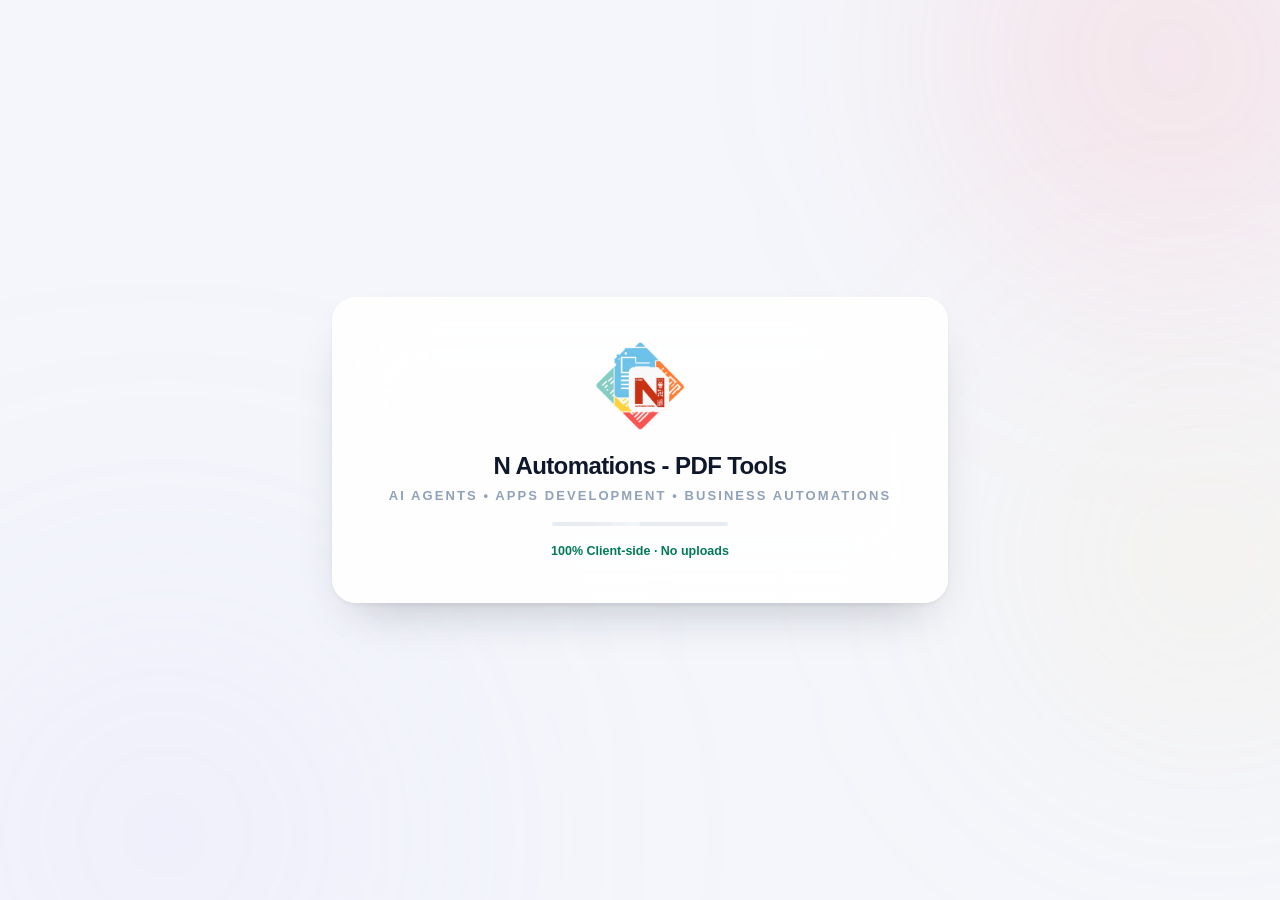
<file: pdf-tools/index.html>
<!doctype html>
<html lang="en">
  <head>
    <base href="/pdf-tools/" />
    <meta charset="UTF-8" />
    <meta name="viewport" content="width=device-width, initial-scale=1.0" />
    <meta name="color-scheme" content="light" />
    <meta name="description" content="N Automations - PDF Tools: private, offline PDF and document conversion. Your files stay on this PC." />
    <title>N Automations - PDF Tools</title>
    <script type="module" crossorigin src="assets/index-CbYPeLKl.js"></script>
    <link rel="stylesheet" crossorigin href="assets/index-jvwm160C.css">
    <link rel="manifest" href="manifest.webmanifest" />
    <meta name="theme-color" content="#f4f6fb" />
    <link rel="icon" href="brand/icon-192.png" />
    <link rel="apple-touch-icon" href="brand/icon-192.png" />
    <script>
      if ('serviceWorker' in navigator) window.addEventListener('load', () => navigator.serviceWorker.register('sw.js').catch(() => {}));
    </script>
  </head>
  <body>
    <div id="root"></div>
  </body>
</html>
</file>
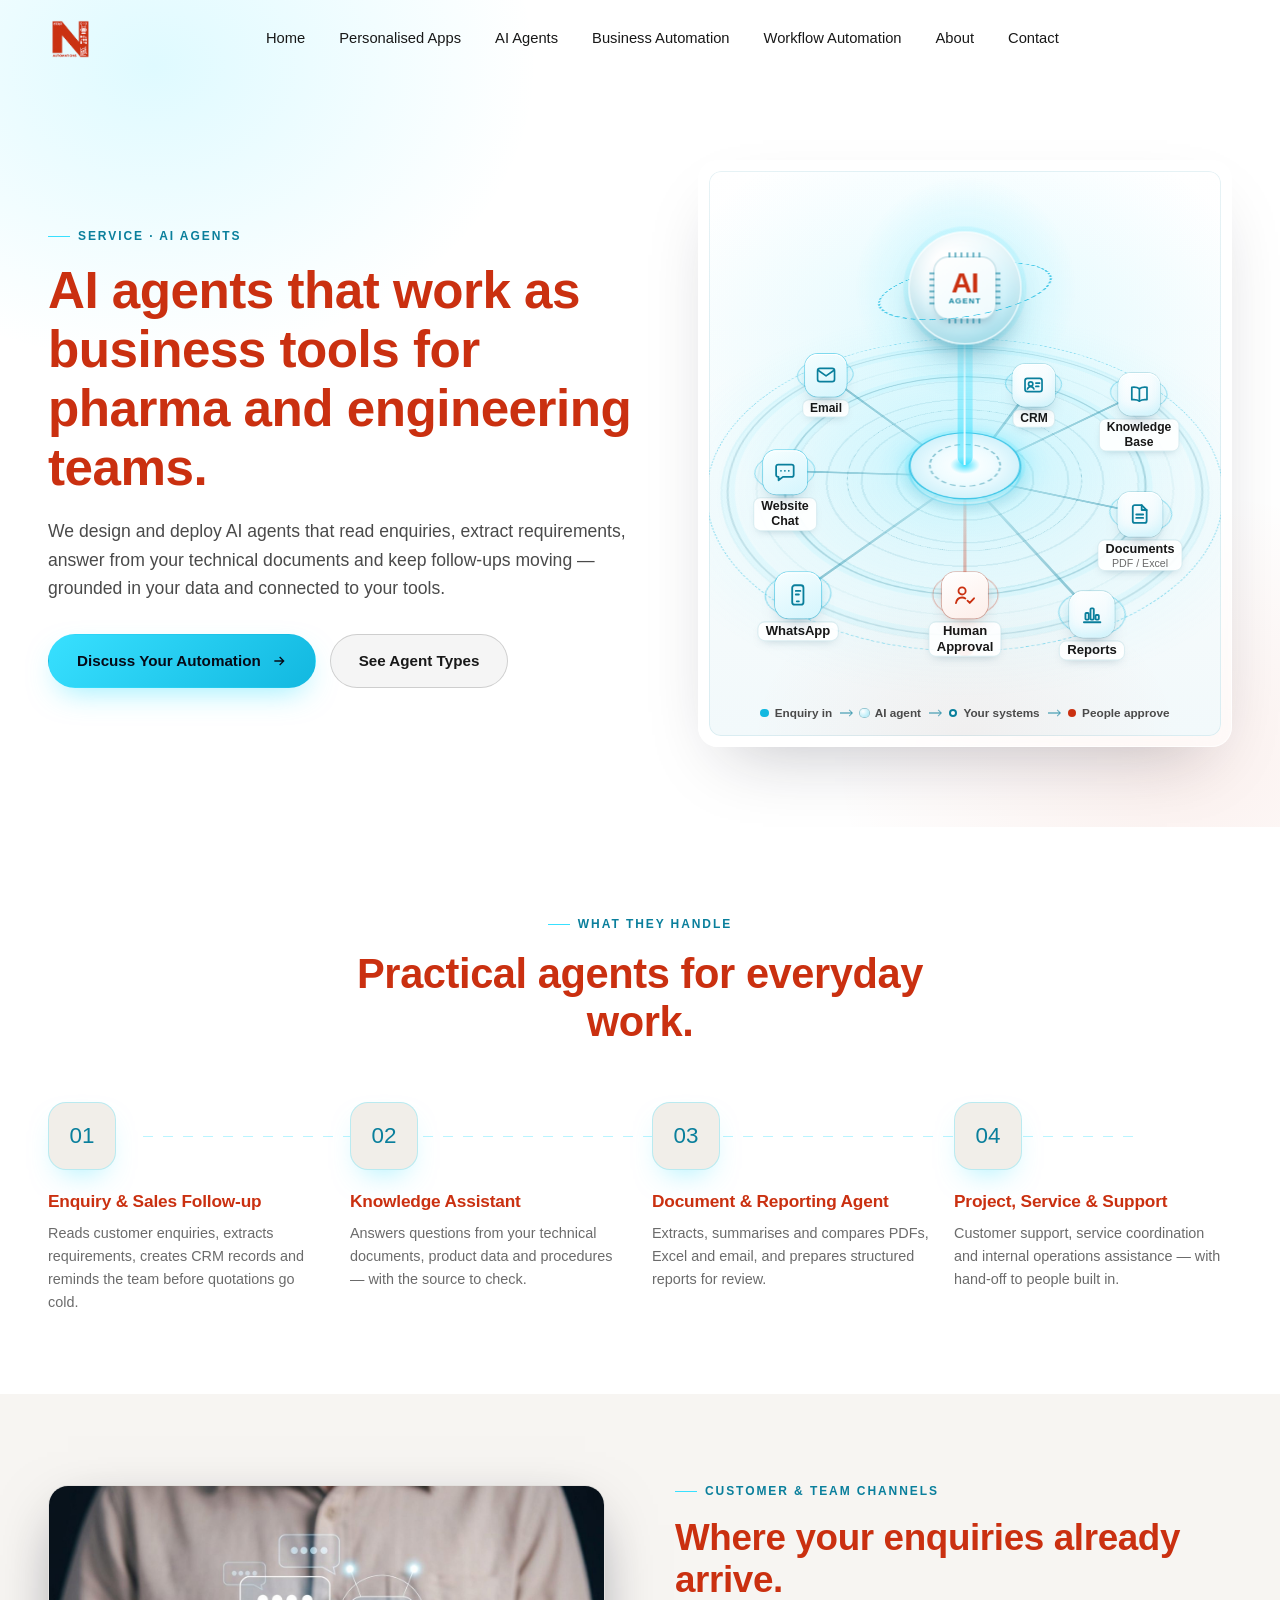
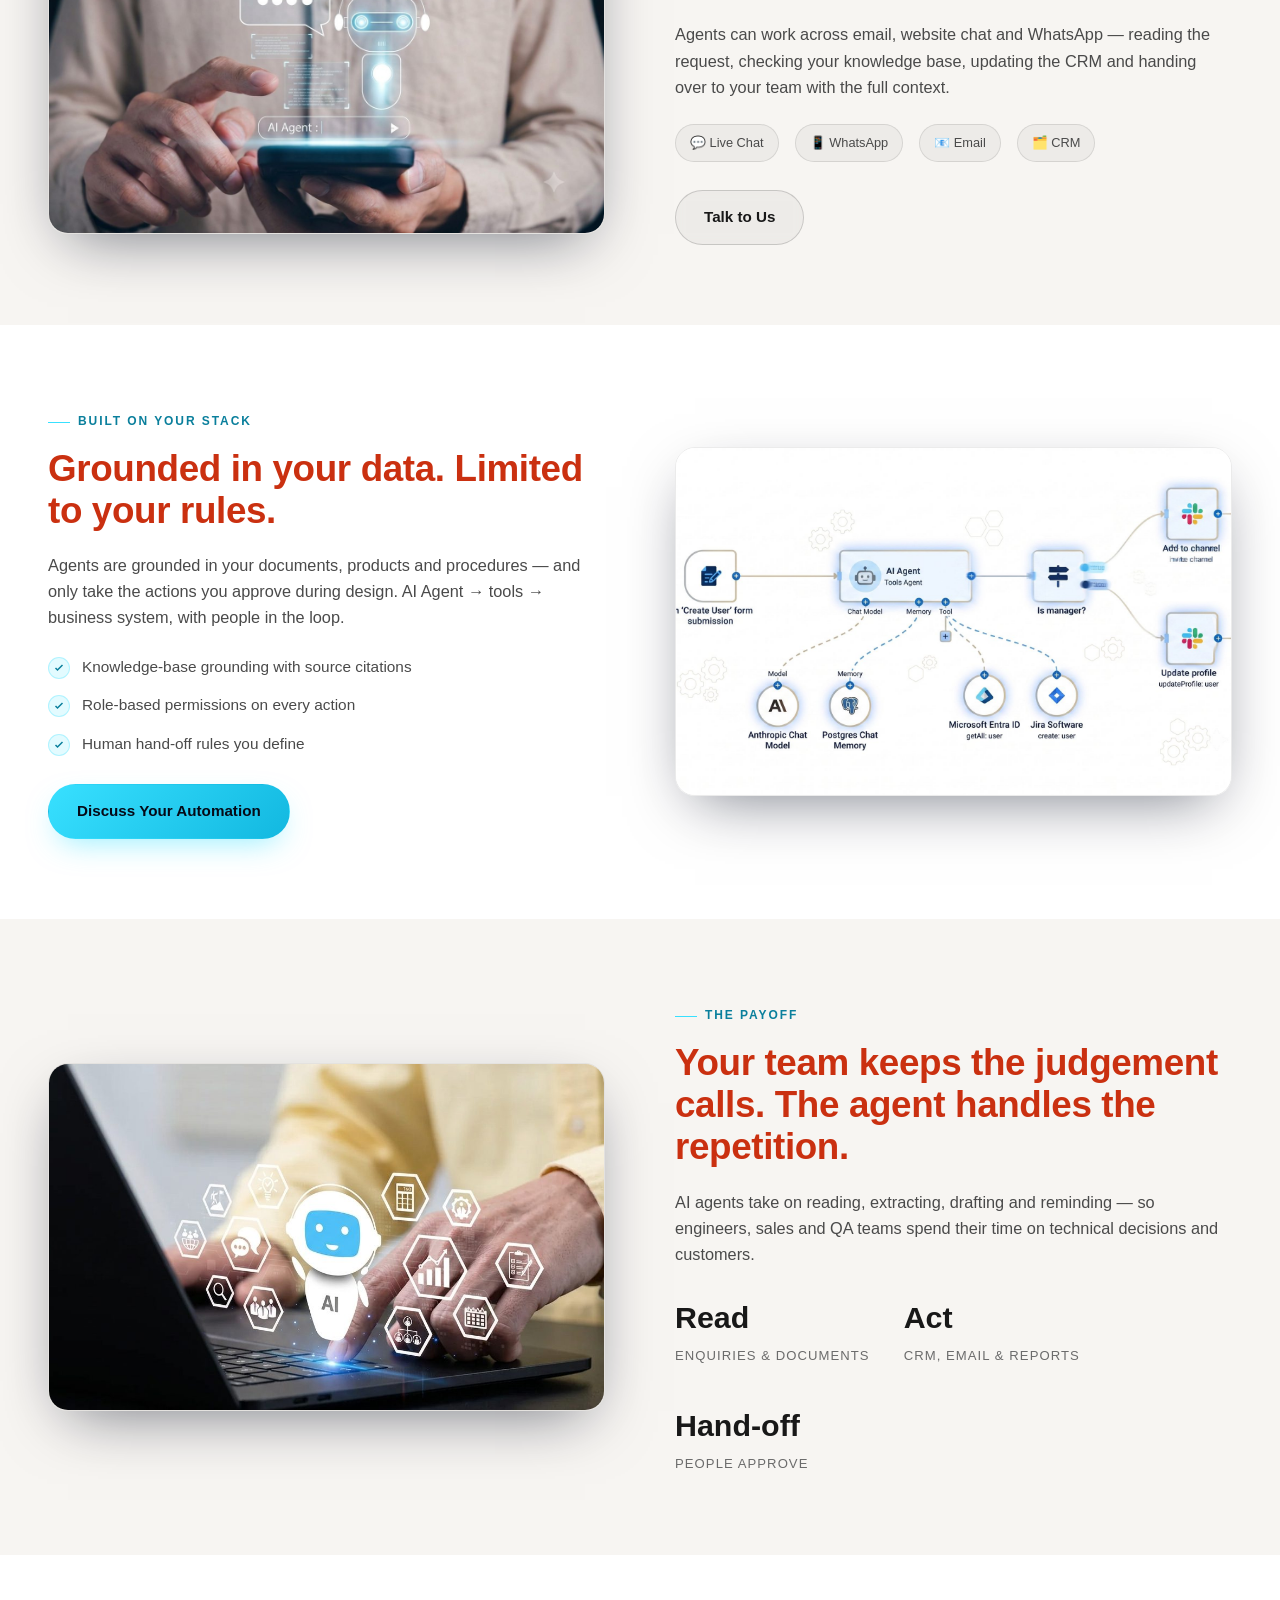
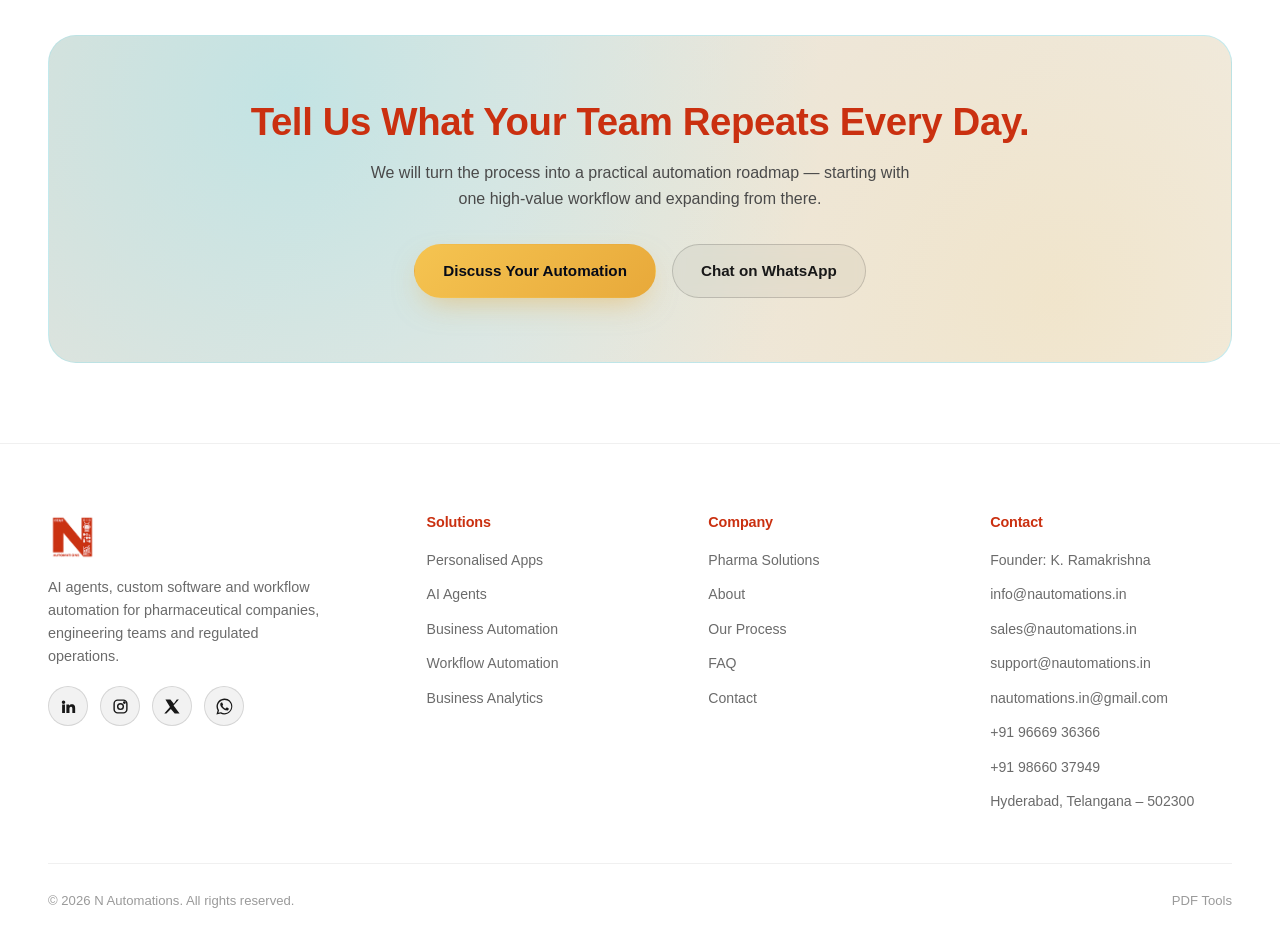
<file: ai-agents.html>
<!DOCTYPE html>
<html lang="en">
<head>
<meta charset="UTF-8">
<meta name="viewport" content="width=device-width, initial-scale=1.0">
<title>AI Agents for Pharmaceutical Companies &amp; Engineering Teams — N Automations</title>
<meta name="description" content="AI agents for pharmaceutical companies and engineering teams — enquiry agents, knowledge assistants, document agents and follow-up agents connected to your CRM, email and documents.">
<link rel="stylesheet" href="css/style.css">
<link rel="icon" type="image/png" href="assets/images/logo.png">
<style>
/* AI Agents page: hero "AI agent hub" visual (replaces the old WhatsApp demo video).
   Pure HTML + CSS. Colours and fonts come from css/style.css. Layout numbers are in "stage units":
   stage width = 100, so --x / --r / --ri / --ro are % of the width and --y / --cy / --fy are in the same units. */
.ag-panel{max-width:560px;margin-left:auto;margin-right:auto;}
.ag-hub{position:relative;container:ag / inline-size;isolation:isolate;overflow:hidden;border-radius:calc(var(--radius-lg) - 8px);
  background:radial-gradient(85% 55% at 50% 28%,rgba(56,224,255,.14),rgba(56,224,255,0) 70%),radial-gradient(60% 40% at 50% 100%,rgba(202,48,16,.05),rgba(202,48,16,0) 70%),linear-gradient(180deg,#fff 0%,#f2f9fb 100%);
  box-shadow:inset 0 0 0 1px rgba(10,127,156,.1);
  --cyc:7s;--bub:clamp(24px,8.5cqw,46px);--fs:clamp(10px,calc(1.5cqw + 6px),12.5px);--lp:7px;}
.ag-stage{position:relative;aspect-ratio:100 / var(--h);--rp:11;--ps:calc(var(--ri) / var(--rp));}
/* 3D floor: a tilted plane (perspective + preserve-3d) holding the orbit rings, spokes and the raised platform */
.ag-scene{position:absolute;inset:0;z-index:0;pointer-events:none;perspective:1600px;perspective:320cqw;perspective-origin:50% calc(var(--fy) / var(--h) * 100%);}
.ag-floor{position:absolute;left:0;top:calc(var(--fy) / var(--h) * 100%);width:100%;aspect-ratio:1;margin-top:-50%;transform-style:preserve-3d;transform:rotateX(var(--tilt)) scaleY(var(--k));}
.ag-f{position:absolute;left:calc(50% - var(--d) * .5%);top:calc(50% - var(--d) * .5%);width:calc(var(--d) * 1%);aspect-ratio:1;border-radius:50%;}
.ag-disc{--d:calc(var(--ro) * 2 + 30);transform:translateZ(-2px);background:radial-gradient(closest-side,rgba(56,224,255,.22),rgba(56,224,255,.08) 55%,rgba(56,224,255,0) 100%);}
.ag-grid{--d:calc(var(--ro) * 2 + 16);transform:translateZ(-1px);background:repeating-radial-gradient(closest-side,rgba(10,127,156,0) 0 calc(12.5% - 2px),rgba(10,127,156,.1) calc(12.5% - 2px) 12.5%);-webkit-mask:radial-gradient(closest-side,#000 50%,transparent 100%);mask:radial-gradient(closest-side,#000 50%,transparent 100%);}
.ag-track{--d:calc(var(--ri) * 2);border:2px solid rgba(10,127,156,.28);box-shadow:0 0 0 6px rgba(56,224,255,.07),inset 0 0 0 6px rgba(56,224,255,.07);}
.ag-track.ag-t2{--d:calc(var(--ro) * 2);border-color:rgba(10,127,156,.2);}
.ag-orbit{--d:calc(var(--ro) * 2 + 8);border:1.5px dashed rgba(18,184,224,.5);animation:ag-spin 90s linear infinite;}
.ag-orbit::before,.ag-orbit::after{content:"";position:absolute;left:48.6%;width:2.8%;aspect-ratio:1;border-radius:50%;}
.ag-orbit::before{top:-1.4%;background:var(--cyan-400);box-shadow:0 0 10px var(--cyan-400);}
.ag-orbit::after{bottom:-1.4%;background:var(--brand-red);opacity:.55;}
.ag-inner{--d:calc(var(--ri) * 1.3);border:1.5px dotted rgba(10,127,156,.38);animation:ag-spin 60s linear infinite reverse;}
.ag-spoke{position:absolute;left:50%;top:50%;width:calc(var(--r) * 1%);height:.55%;border-radius:99px;transform-origin:0 50%;transform:translateZ(1px) translateY(-50%) rotate(calc(var(--a) * -1));background:linear-gradient(90deg,rgba(10,127,156,0) 0%,rgba(10,127,156,.24) 38%,rgba(10,127,156,.45) 100%);}
.ag-spoke::after{content:"";position:absolute;right:0;top:50%;width:calc(var(--bub) * 1.4);aspect-ratio:1;border-radius:50%;transform:translate(50%,-50%);background:radial-gradient(closest-side,rgba(56,224,255,.34),rgba(56,224,255,.1) 70%,rgba(56,224,255,0));border:1.5px solid rgba(18,184,224,.42);}
.ag-spoke.ag-n-ha{background:linear-gradient(90deg,rgba(202,48,16,0) 0%,rgba(202,48,16,.2) 38%,rgba(202,48,16,.4) 100%);}
.ag-spoke.ag-n-ha::after{background:radial-gradient(closest-side,rgba(202,48,16,.16),rgba(202,48,16,.05) 70%,rgba(202,48,16,0));border-color:rgba(202,48,16,.32);}
.ag-spoke i{position:absolute;inset:0;opacity:0;animation:ag-out var(--cyc) linear infinite;animation-delay:var(--t);}
.ag-spoke.ag-inb i{animation-name:ag-inb;}
.ag-spoke i::before,.ag-beam i::before{content:"";position:absolute;left:0;top:50%;width:calc(var(--bub) * .45);aspect-ratio:1;border-radius:50%;transform:translate(-50%,-50%);background:radial-gradient(circle,#fff 0 20%,var(--cyan-400) 42%,rgba(56,224,255,0) 72%);}
.ag-spoke.ag-n-ha i::before{background:radial-gradient(circle,#fff 0 20%,#ef6b4d 42%,rgba(202,48,16,0) 72%);}
.ag-ping{--d:calc(var(--rp) * 2);border:2px solid rgba(56,224,255,.65);opacity:0;animation:ag-ping var(--cyc) ease-out infinite;animation-delay:calc(var(--cyc) * .5);}
.ag-plat{--d:calc(var(--rp) * 2);}
.ag-plat-0{transform:translateZ(2px) scale(1.18);background:radial-gradient(closest-side,rgba(10,90,120,.3),rgba(10,90,120,.1) 70%,rgba(10,90,120,0));}
.ag-plat-1{transform:translateZ(7px);transform:translateZ(calc(3cqw / 2));border:2px solid rgba(18,184,224,.32);background:rgba(255,255,255,.45);}
.ag-plat-2{transform:translateZ(14px);transform:translateZ(3cqw);border:2px solid rgba(18,184,224,.75);background:radial-gradient(closest-side,#fff 0%,#f0fcff 52%,#d2f2fb 100%);box-shadow:0 0 0 4px rgba(56,224,255,.14),0 0 28px rgba(56,224,255,.45);}
.ag-plat-2::before{content:"";position:absolute;inset:17%;border-radius:50%;border:2px dashed rgba(10,127,156,.4);animation:ag-turn 40s linear infinite reverse;}
.ag-plat-2::after{content:"";position:absolute;inset:36%;border-radius:50%;background:radial-gradient(circle,rgba(56,224,255,.95),rgba(56,224,255,0) 70%);}
/* light beam from the platform up to the agent core */
.ag-beam{position:absolute;z-index:1;left:50%;top:calc(var(--cy) / var(--h) * 100%);height:calc((var(--pt) - var(--cy)) / var(--h) * 100%);width:calc(var(--bub) * .34);transform:translateX(-50%);border-radius:99px;pointer-events:none;background:linear-gradient(0deg,rgba(56,224,255,.6),rgba(56,224,255,.2) 70%,rgba(56,224,255,.06));}
.ag-beam::before{content:"";position:absolute;left:50%;top:0;bottom:0;width:2px;margin-left:-1px;background:linear-gradient(0deg,rgba(255,255,255,.95),rgba(255,255,255,.25));}
.ag-beam i{position:absolute;inset:0;opacity:0;animation:ag-up var(--cyc) linear infinite;animation-delay:calc(var(--cyc) * .26);}
.ag-beam i + i{animation-name:ag-down;animation-delay:calc(var(--cyc) * .4);}
.ag-beam i::before{left:50%;top:0;}
/* the AI agent core: glowing orb with a chip, a tilted ring passes behind and in front of it */
.ag-core{position:absolute;z-index:2;left:50%;top:calc(var(--cy) / var(--h) * 100%);width:calc(var(--cr) * 2%);aspect-ratio:1;transform:translate(-50%,-50%);}
.ag-core-in{position:absolute;inset:0;perspective:600px;animation:ag-hover 8s ease-in-out infinite;}
.ag-halo{position:absolute;inset:-48%;border-radius:50%;background:radial-gradient(closest-side,rgba(56,224,255,.42),rgba(56,224,255,.14) 55%,rgba(56,224,255,0));opacity:.7;animation:ag-glow var(--cyc) ease-in-out infinite;}
.ag-sat{position:absolute;inset:-27%;transform:rotate(-9deg) rotateX(73deg);}
.ag-sat-b{clip-path:inset(0 0 50% 0);}
.ag-sat-f{clip-path:inset(50% 0 0 0);}
.ag-sat i{position:absolute;inset:0;border-radius:50%;border:2px dashed rgba(18,184,224,.75);animation:ag-turn 26s linear infinite;}
.ag-sat i::before{content:"";position:absolute;top:-5%;left:45.5%;width:9%;aspect-ratio:1;border-radius:50%;background:var(--brand-red);}
.ag-orb{position:absolute;inset:0;border-radius:50%;border:1px solid rgba(255,255,255,.95);background:radial-gradient(circle at 34% 28%,#fff 0%,#fff 12%,#effbfe 34%,#cdf3fc 70%,#a3e7f7 100%);box-shadow:inset 0 -10px 22px rgba(10,127,156,.22),inset 0 8px 16px rgba(255,255,255,.9),0 18px 30px -14px rgba(10,80,110,.55),0 0 0 5px rgba(56,224,255,.12);}
.ag-chip{position:absolute;left:22%;top:22%;width:56%;height:56%;border-radius:24%;display:flex;flex-direction:column;align-items:center;justify-content:center;background:linear-gradient(150deg,#fff 0%,#eefafd 100%);border:1px solid rgba(10,127,156,.3);box-shadow:0 6px 12px -6px rgba(10,60,90,.45),inset 0 1px 0 #fff;}
.ag-chip::before,.ag-chip::after{content:"";position:absolute;}
.ag-chip::before{left:22%;right:22%;top:-9%;bottom:-9%;background:repeating-linear-gradient(90deg,rgba(10,127,156,.55) 0 2px,rgba(10,127,156,0) 2px 6px) top / 100% 7.6% no-repeat,repeating-linear-gradient(90deg,rgba(10,127,156,.55) 0 2px,rgba(10,127,156,0) 2px 6px) bottom / 100% 7.6% no-repeat;}
.ag-chip::after{top:22%;bottom:22%;left:-9%;right:-9%;background:repeating-linear-gradient(0deg,rgba(10,127,156,.55) 0 2px,rgba(10,127,156,0) 2px 6px) left / 7.6% 100% no-repeat,repeating-linear-gradient(0deg,rgba(10,127,156,.55) 0 2px,rgba(10,127,156,0) 2px 6px) right / 7.6% 100% no-repeat;}
.ag-chip b{font-family:var(--font-head);font-weight:800;font-size:30px;font-size:calc(var(--cr) * .5cqw);line-height:.92;letter-spacing:-.02em;color:var(--brand-red);}
.ag-chip small{margin-top:.25em;font-size:9px;font-size:clamp(8px,calc(var(--cr) * .13cqw),11px);font-weight:700;letter-spacing:.12em;text-transform:uppercase;line-height:1;color:var(--cyan-300);}
/* nodes: glass tiles with a short label, placed where the 3D ring puts them */
.ag-node{position:absolute;z-index:3;left:calc(var(--x) * 1%);top:calc(var(--y) / var(--h) * 100%);transform:translate(-50%,calc(var(--bub) * -.5)) scale(var(--s));transform-origin:50% calc(var(--bub) * .5);}
.ag-nin{display:flex;flex-direction:column;align-items:center;animation:ag-bob 6s ease-in-out infinite;animation-delay:var(--b);}
.ag-bub{position:relative;width:var(--bub);height:var(--bub);border-radius:30%;display:grid;place-items:center;color:var(--cyan-300);background:linear-gradient(155deg,#fff 0%,#f3fbfe 55%,#e2f6fb 100%);box-shadow:0 10px 18px -10px rgba(10,60,90,.5),0 0 0 1px rgba(10,127,156,.18),inset 0 1px 0 #fff,inset 0 -5px 9px rgba(56,224,255,.12);}
.ag-bub svg{width:54%;height:54%;}
.ag-in .ag-bub{background:linear-gradient(155deg,#f6feff 0%,#d4f5fd 100%);box-shadow:0 10px 18px -10px rgba(10,60,90,.5),0 0 0 1px rgba(18,184,224,.48),inset 0 1px 0 #fff;}
.ag-ok .ag-bub{color:var(--brand-red);background:linear-gradient(155deg,#fff 0%,#fdeee9 100%);box-shadow:0 10px 18px -10px rgba(120,30,10,.45),0 0 0 1px rgba(202,48,16,.32),inset 0 1px 0 #fff;}
.ag-ok .ag-bub::after{content:"";position:absolute;inset:-4px;border-radius:34%;border:2px solid rgba(202,48,16,.5);opacity:0;animation:ag-ok var(--cyc) ease-out infinite;}
.ag-lbl{margin-top:3px;padding:1px var(--lp);border-radius:7px;background:rgba(255,255,255,.9);border:1px solid rgba(10,127,156,.14);box-shadow:0 4px 10px -6px rgba(10,60,90,.35);font-size:var(--fs);font-weight:600;line-height:1.2;color:var(--ink-100);text-align:center;white-space:nowrap;}
.ag-lbl small{display:block;font-size:.84em;font-weight:500;color:var(--ink-500);}
/* legend under the stage: the flow in four steps */
.ag-legend{display:flex;flex-wrap:wrap;justify-content:center;align-items:center;gap:6px 8px;padding:2px 14px 16px;font-size:calc(var(--fs) * .94);font-weight:600;line-height:1.2;color:var(--ink-300);}
.ag-legend span{display:inline-flex;align-items:center;gap:6px;white-space:nowrap;}
.ag-legend i{flex:none;width:.72em;height:.72em;border-radius:50%;}
.ag-legend b{position:relative;flex:none;width:12px;height:1.5px;background:rgba(10,127,156,.45);}
.ag-legend b::after{content:"";position:absolute;right:0;top:50%;width:5px;height:5px;border-top:1.5px solid rgba(10,127,156,.6);border-right:1.5px solid rgba(10,127,156,.6);transform:translateY(-50%) rotate(45deg);}
.ag-k1{background:var(--cyan-500);}
.ag-k2{background:radial-gradient(circle at 35% 30%,#fff,#9fe6f6);box-shadow:0 0 0 1px rgba(10,127,156,.4);}
.ag-k3{background:#fff;box-shadow:inset 0 0 0 2px var(--cyan-300);}
.ag-k4{background:var(--brand-red);}
@keyframes ag-spin{from{transform:translateZ(.5px) rotate(0deg)}to{transform:translateZ(.5px) rotate(360deg)}}
@keyframes ag-turn{to{transform:rotate(360deg)}}
@keyframes ag-out{0%{transform:translateX(0);opacity:0}4%,16%{opacity:1}20%,100%{transform:translateX(100%);opacity:0}}
@keyframes ag-inb{0%{transform:translateX(100%);opacity:0}4%,16%{opacity:1}20%,100%{transform:translateX(0);opacity:0}}
@keyframes ag-up{0%{transform:translateY(100%);opacity:0}2%,9%{opacity:1}11%,100%{transform:translateY(0);opacity:0}}
@keyframes ag-down{0%{transform:translateY(0);opacity:0}2%,9%{opacity:1}11%,100%{transform:translateY(100%);opacity:0}}
@keyframes ag-ping{0%{transform:translateZ(1px) scale(1);opacity:.8}32%,100%{transform:translateZ(1px) scale(var(--ps));opacity:0}}
@keyframes ag-glow{0%,26%,60%,100%{opacity:.7;transform:scale(.94)}39%{opacity:1;transform:scale(1.06)}}
@keyframes ag-hover{0%,100%{transform:translateY(0)}50%{transform:translateY(-4%)}}
@keyframes ag-bob{0%,100%{transform:translateY(0)}50%{transform:translateY(-3px)}}
@keyframes ag-ok{0%,86%{opacity:0;transform:scale(.9)}90%{opacity:1;transform:scale(1)}100%{opacity:0;transform:scale(1.3)}}
/* layout (stage units, computed from the 3D ring so each node sits on its socket) */
.ag-stage{--h:104.1;--fy:59.76;--tilt:50.66deg;--k:0.948;--ri:35.3;--ro:46.26;--cy:22.82;--cr:11.06;--pt:57.43;}
.ag-n-email{--a:129.5deg;--r:46.26;--x:22.77;--y:39.95;--s:0.962;}
.ag-n-chat{--a:177.3deg;--r:35.3;--x:14.87;--y:58.78;--s:0.998;}
.ag-n-wa{--a:229.6deg;--r:46.26;--x:17.37;--y:82.77;--s:1.044;}
.ag-n-ha{--a:270deg;--r:35.3;--x:50;--y:82.84;--s:1.044;}
.ag-n-rep{--a:299deg;--r:46.26;--x:74.74;--y:86.54;--s:1.051;}
.ag-n-doc{--a:340.8deg;--r:35.3;--x:84.25;--y:66.93;--s:1.014;}
.ag-n-kb{--a:38.5deg;--r:46.26;--x:83.97;--y:43.53;--s:0.969;}
.ag-n-crm{--a:65.9deg;--r:35.3;--x:63.41;--y:41.73;--s:0.966;}
.ag-n-email{--t:calc(var(--cyc) * 0);--b:-0.4s;}
.ag-n-chat{--t:calc(var(--cyc) * 0.04);--b:-2.2s;}
.ag-n-wa{--t:calc(var(--cyc) * 0.08);--b:-4.1s;}
.ag-n-ha{--t:calc(var(--cyc) * 0.7);--b:-1.3s;}
.ag-n-rep{--t:calc(var(--cyc) * 0.54);--b:-3.3s;}
.ag-n-doc{--t:calc(var(--cyc) * 0.52);--b:-5s;}
.ag-n-kb{--t:calc(var(--cyc) * 0.48);--b:-0.9s;}
.ag-n-crm{--t:calc(var(--cyc) * 0.5);--b:-2.8s;}
@container ag (width < 400px){.ag-stage{--lp:4px;}}
@container ag (width < 300px){.ag-chip small{font-size:7px;letter-spacing:.05em;}}
@container ag (width < 280px){.ag-stage{--lp:3px;--bub:22px;}}
@container ag (width < 440px){.ag-lbl small{display:none;}}
@container ag (width < 450px){.ag-legend{display:grid;grid-template-columns:auto auto;justify-content:center;gap:7px 20px;padding-bottom:14px;}.ag-legend b{display:none;}}
@supports not (width:1cqw){.ag-hub{--bub:40px;--fs:12px;}.ag-chip b{font-size:28px;}.ag-chip small{font-size:9px;}}
@media (prefers-reduced-motion:reduce){.ag-hub *,.ag-hub *::before,.ag-hub *::after{animation:none !important;}.ag-spoke i,.ag-beam i,.ag-ping,.ag-orbit::after{display:none;}.ag-panel.tilt{transform:none !important;transition:none;}}
</style>
</head>
<body>
<header class="navbar" id="navbar">
  <div class="container nav-inner">
    <a href="index.html" class="brand"><img src="assets/images/logo.png" alt="N Automations" class="brand-logo"></a>
    <nav class="nav-links" id="navLinks">
      <a href="index.html">Home</a>
      <a href="personalised-apps.html">Personalised Apps</a>
      <a href="ai-agents.html">AI Agents</a>
      <a href="business-automation.html">Business Automation</a>
      <a href="workflow-automation.html">Workflow Automation</a>
      <a href="index.html#about">About</a>
      <a href="contact.html">Contact</a>
    </nav>
    <div class="nav-cta">
      <button class="nav-toggle" id="navToggle" aria-label="Toggle menu"><span></span><span></span><span></span></button>
    </div>
  </div>
</header>
<section class="page-hero">
  <div class="container">
    <div class="ph-grid">
      <div class="reveal">
        <div class="eyebrow">Service · AI Agents</div>
        <h1>AI agents that work as business tools for pharma and engineering teams.</h1>
        <p class="lead">We design and deploy AI agents that read enquiries, extract requirements, answer from your technical documents and keep follow-ups moving — grounded in your data and connected to your tools.</p>
        <div class="hero-actions">
          <a href="contact.html" class="btn btn-primary">Discuss Your Automation <svg viewBox="0 0 24 24" fill="none" stroke="currentColor" stroke-width="2"><path d="M5 12h14M13 6l6 6-6 6"/></svg></a>
          <a href="#agents" class="btn btn-ghost">See Agent Types</a>
        </div>
      </div>
      <div class="reveal">
        <div class="glass-panel ag-panel" data-tilt>
          <div class="ag-hub" role="img" aria-label="AI agent connected to email, website chat, WhatsApp, CRM, documents, knowledge base and reports, with people approving actions">
            <div class="ag-stage" aria-hidden="true">
              <div class="ag-scene">
                <div class="ag-floor">
                  <span class="ag-f ag-disc"></span><span class="ag-f ag-grid"></span>
                  <span class="ag-f ag-track"></span><span class="ag-f ag-track ag-t2"></span><span class="ag-f ag-orbit"></span><span class="ag-f ag-inner"></span>
                  <span class="ag-spoke ag-n-email ag-inb"><i></i></span>
                  <span class="ag-spoke ag-n-chat ag-inb"><i></i></span>
                  <span class="ag-spoke ag-n-wa ag-inb"><i></i></span>
                  <span class="ag-spoke ag-n-ha"><i></i></span>
                  <span class="ag-spoke ag-n-rep"><i></i></span>
                  <span class="ag-spoke ag-n-doc"><i></i></span>
                  <span class="ag-spoke ag-n-kb"><i></i></span>
                  <span class="ag-spoke ag-n-crm"><i></i></span>
                  <span class="ag-f ag-ping"></span>
                  <span class="ag-f ag-plat ag-plat-0"></span><span class="ag-f ag-plat ag-plat-1"></span><span class="ag-f ag-plat ag-plat-2"></span>
                </div>
              </div>
              <span class="ag-beam"><i></i><i></i></span>
              <div class="ag-core">
                <div class="ag-core-in">
                  <span class="ag-halo"></span>
                  <span class="ag-sat ag-sat-b"><i></i></span>
                  <span class="ag-orb"><span class="ag-chip"><b>AI</b><small>Agent</small></span></span>
                  <span class="ag-sat ag-sat-f"><i></i></span>
                </div>
              </div>
              <div class="ag-node ag-in ag-n-email"><div class="ag-nin"><span class="ag-bub"><svg viewBox="0 0 24 24" fill="none" stroke="currentColor" stroke-width="1.8" stroke-linecap="round" stroke-linejoin="round" focusable="false"><rect x="3" y="5" width="18" height="14" rx="2.5"/><path d="M3.5 7l8.5 6 8.5-6"/></svg></span><span class="ag-lbl">Email</span></div></div>
              <div class="ag-node ag-sys ag-n-crm"><div class="ag-nin"><span class="ag-bub"><svg viewBox="0 0 24 24" fill="none" stroke="currentColor" stroke-width="1.8" stroke-linecap="round" stroke-linejoin="round" focusable="false"><rect x="3" y="5" width="18" height="14" rx="2.5"/><circle cx="9" cy="11" r="2.3"/><path d="M5.6 16.2c.6-1.6 1.9-2.5 3.4-2.5s2.8.9 3.4 2.5M14.5 10h4M14.5 13.5h3"/></svg></span><span class="ag-lbl">CRM</span></div></div>
              <div class="ag-node ag-sys ag-n-kb"><div class="ag-nin"><span class="ag-bub"><svg viewBox="0 0 24 24" fill="none" stroke="currentColor" stroke-width="1.8" stroke-linecap="round" stroke-linejoin="round" focusable="false"><path d="M12 6.5C10 5 7 4.6 4 5v13c3-.4 6 0 8 1.5 2-1.5 5-1.9 8-1.5V5c-3-.4-6 0-8 1.5z"/><path d="M12 6.5v13"/></svg></span><span class="ag-lbl">Knowledge<br>Base</span></div></div>
              <div class="ag-node ag-in ag-n-chat"><div class="ag-nin"><span class="ag-bub"><svg viewBox="0 0 24 24" fill="none" stroke="currentColor" stroke-width="1.8" stroke-linecap="round" stroke-linejoin="round" focusable="false"><path d="M5 4.5h14a2 2 0 0 1 2 2v8.5a2 2 0 0 1-2 2H10l-4.5 3.5V17H5a2 2 0 0 1-2-2V6.5a2 2 0 0 1 2-2z"/><path d="M8 10.8h.01M12 10.8h.01M16 10.8h.01"/></svg></span><span class="ag-lbl">Website<br>Chat</span></div></div>
              <div class="ag-node ag-sys ag-n-doc"><div class="ag-nin"><span class="ag-bub"><svg viewBox="0 0 24 24" fill="none" stroke="currentColor" stroke-width="1.8" stroke-linecap="round" stroke-linejoin="round" focusable="false"><path d="M14 3H7a2 2 0 0 0-2 2v14a2 2 0 0 0 2 2h10a2 2 0 0 0 2-2V8z"/><path d="M14 3v5h5"/><path d="M8.5 12.5h7M8.5 16h7"/></svg></span><span class="ag-lbl">Documents<small>PDF / Excel</small></span></div></div>
              <div class="ag-node ag-in ag-n-wa"><div class="ag-nin"><span class="ag-bub"><svg viewBox="0 0 24 24" fill="none" stroke="currentColor" stroke-width="1.8" stroke-linecap="round" stroke-linejoin="round" focusable="false"><rect x="6.5" y="2.5" width="11" height="19" rx="2.5"/><path d="M10 8h4.5M10 11.5h3"/><path d="M11 18.2h2"/></svg></span><span class="ag-lbl">WhatsApp</span></div></div>
              <div class="ag-node ag-ok ag-n-ha"><div class="ag-nin"><span class="ag-bub"><svg viewBox="0 0 24 24" fill="none" stroke="currentColor" stroke-width="1.8" stroke-linecap="round" stroke-linejoin="round" focusable="false"><circle cx="9.5" cy="8" r="3.5"/><path d="M3.5 20c.7-3.5 3.1-5.5 6-5.5 1.2 0 2.3.3 3.2.9"/><path d="M14.8 17.6l2.2 2.2 4.2-4.6"/></svg></span><span class="ag-lbl">Human<br>Approval</span></div></div>
              <div class="ag-node ag-sys ag-n-rep"><div class="ag-nin"><span class="ag-bub"><svg viewBox="0 0 24 24" fill="none" stroke="currentColor" stroke-width="1.8" stroke-linecap="round" stroke-linejoin="round" focusable="false"><path d="M4 20h16"/><rect x="5.5" y="11" width="3.2" height="6.5" rx=".8"/><rect x="10.4" y="6.5" width="3.2" height="11" rx=".8"/><rect x="15.3" y="13" width="3.2" height="4.5" rx=".8"/></svg></span><span class="ag-lbl">Reports</span></div></div>
            </div>
            <div class="ag-legend" aria-hidden="true"><span><i class="ag-k1"></i>Enquiry in</span><b></b><span><i class="ag-k2"></i>AI agent</span><b></b><span><i class="ag-k3"></i>Your systems</span><b></b><span><i class="ag-k4"></i>People approve</span></div>
          </div>
        </div>
      </div>
    </div>
  </div>
</section>

<section class="section-tight">
  <div class="container">
    <div class="section-head center reveal">
      <div class="eyebrow" style="justify-content:center" id="agents">What They Handle</div>
      <h2>Practical agents for everyday work.</h2>
    </div>
    <div class="process-grid reveal">
      <div class="process-step" data-tilt><div class="step-num">01</div><h3>Enquiry &amp; Sales Follow-up</h3><p>Reads customer enquiries, extracts requirements, creates CRM records and reminds the team before quotations go cold.</p></div>
      <div class="process-step" data-tilt><div class="step-num">02</div><h3>Knowledge Assistant</h3><p>Answers questions from your technical documents, product data and procedures — with the source to check.</p></div>
      <div class="process-step" data-tilt><div class="step-num">03</div><h3>Document &amp; Reporting Agent</h3><p>Extracts, summarises and compares PDFs, Excel and email, and prepares structured reports for review.</p></div>
      <div class="process-step" data-tilt><div class="step-num">04</div><h3>Project, Service &amp; Support</h3><p>Customer support, service coordination and internal operations assistance — with hand-off to people built in.</p></div>
    </div>
  </div>
</section>

<section class="section-tight" id="channels" style="background:var(--navy-900)">
  <div class="container">
    <div class="split reveal">
      <div class="split-media"><img src="assets/images/ai-agents/agent-mobile.jpg" alt="AI assistant supporting a customer enquiry"></div>
      <div class="split-copy">
        <div class="eyebrow">Customer &amp; Team Channels</div>
        <h2>Where your enquiries already arrive.</h2>
        <p>Agents can work across email, website chat and WhatsApp — reading the request, checking your knowledge base, updating the CRM and handing over to your team with the full context.</p>
        <div class="stack-row">
          <span class="stack-pill">💬 Live Chat</span>
          <span class="stack-pill">📱 WhatsApp</span>
          <span class="stack-pill">📧 Email</span>
          <span class="stack-pill">🗂️ CRM</span>
        </div>
        <div style="margin-top:28px"><a href="contact.html" class="btn btn-ghost">Talk to Us</a></div>
      </div>
    </div>
  </div>
</section>

<section class="section-tight">
  <div class="container">
    <div class="split reverse reveal">
      <div class="split-media"><img src="assets/images/workflows/n8n-agent-flow.jpg" alt="AI agent connected to tools and business systems"></div>
      <div class="split-copy">
        <div class="eyebrow">Built on Your Stack</div>
        <h2>Grounded in your data. Limited to your rules.</h2>
        <p>Agents are grounded in your documents, products and procedures — and only take the actions you approve during design. AI Agent → tools → business system, with people in the loop.</p>
        <ul class="check-list">
          <li><span class="tick"><svg viewBox="0 0 24 24" fill="none" stroke="currentColor" stroke-width="3"><path d="M5 12l4 4 10-10"/></svg></span>Knowledge-base grounding with source citations</li>
          <li><span class="tick"><svg viewBox="0 0 24 24" fill="none" stroke="currentColor" stroke-width="3"><path d="M5 12l4 4 10-10"/></svg></span>Role-based permissions on every action</li>
          <li><span class="tick"><svg viewBox="0 0 24 24" fill="none" stroke="currentColor" stroke-width="3"><path d="M5 12l4 4 10-10"/></svg></span>Human hand-off rules you define</li>
        </ul>
        <a href="contact.html" class="btn btn-primary">Discuss Your Automation</a>
      </div>
    </div>
  </div>
</section>

<section class="section-tight" style="background:var(--navy-900)">
  <div class="container">
    <div class="split reveal">
      <div class="split-media"><img src="assets/images/ai-agents/ai-productivity.jpg" alt="Engineer working with AI assistance"></div>
      <div class="split-copy">
        <div class="eyebrow">The Payoff</div>
        <h2>Your team keeps the judgement calls. The agent handles the repetition.</h2>
        <p>AI agents take on reading, extracting, drafting and reminding — so engineers, sales and QA teams spend their time on technical decisions and customers.</p>
        <div class="hero-stats" style="margin-top:26px">
          <div><strong>Read</strong><span>Enquiries &amp; Documents</span></div>
          <div><strong>Act</strong><span>CRM, Email &amp; Reports</span></div>
          <div><strong>Hand-off</strong><span>People Approve</span></div>
        </div>
      </div>
    </div>
  </div>
</section>

<section class="section-tight">
  <div class="container reveal">
    <div class="cta-banner">
      <h2>Tell Us What Your Team Repeats Every Day.</h2>
      <p>We will turn the process into a practical automation roadmap — starting with one high-value workflow and expanding from there.</p>
      <div class="cta-actions">
        <a href="contact.html" class="btn btn-gold">Discuss Your Automation</a>
        <a href="https://wa.me/919666936366?text=Hi%2C%20I%27m%20interested%20in%20N-Automations%20services" target="_blank" rel="noopener" class="btn btn-ghost">Chat on WhatsApp</a>
      </div>
    </div>
  </div>
</section>
<footer>
  <div class="container">
    <div class="footer-grid">
      <div class="footer-brand">
        <a href="index.html" class="brand"><img src="assets/images/logo.png" alt="N Automations" class="brand-logo footer-logo"></a>
        <p>AI agents, custom software and workflow automation for pharmaceutical companies, engineering teams and regulated operations.</p>
        <div class="social-row">
          <a href="https://www.linkedin.com/in/n-automations-undefined-4bb5a7438/" target="_blank" rel="noopener" aria-label="LinkedIn"><svg viewBox="0 0 24 24" fill="currentColor"><path d="M4.98 3.5a2.5 2.5 0 1 1 0 5 2.5 2.5 0 0 1 0-5zM3 9h4v12H3zM9 9h3.8v1.7h.05c.53-.95 1.83-1.95 3.77-1.95 4.03 0 4.78 2.55 4.78 5.87V21h-4v-5.6c0-1.34-.02-3.06-1.87-3.06-1.87 0-2.16 1.45-2.16 2.96V21H9z"/></svg></a>
          <a href="https://www.instagram.com/nautomations.in/" target="_blank" rel="noopener" aria-label="Instagram"><svg viewBox="0 0 24 24" fill="none" stroke="currentColor" stroke-width="2"><rect x="3" y="3" width="18" height="18" rx="5"/><circle cx="12" cy="12" r="4"/><circle cx="17.5" cy="6.5" r="1"/></svg></a>
          <a href="https://x.com/nautomationsin" target="_blank" rel="noopener" aria-label="X (Twitter)"><svg viewBox="0 0 24 24" fill="currentColor"><path d="M18 2h3l-7.5 8.6L22 22h-6.9l-5.4-6.6L3.4 22H0.4l8-9.2L2 2h7l4.9 6z"/></svg></a>
          <a href="https://wa.me/919666936366?text=Hi%2C%20I%27m%20interested%20in%20N-Automations%20services" target="_blank" rel="noopener" aria-label="WhatsApp"><svg viewBox="0 0 24 24" fill="currentColor"><path d="M17.47 14.38c-.3-.15-1.76-.87-2.03-.97-.27-.1-.47-.15-.67.15-.2.3-.77.97-.94 1.17-.17.2-.35.22-.64.07-.3-.15-1.26-.46-2.4-1.48-.89-.79-1.49-1.77-1.66-2.07-.17-.3-.02-.46.13-.61.13-.13.3-.35.45-.52.15-.17.2-.3.3-.5.1-.2.05-.37-.02-.52-.07-.15-.67-1.61-.92-2.2-.24-.58-.49-.5-.67-.51h-.57c-.2 0-.52.07-.79.37-.27.3-1.04 1.02-1.04 2.48s1.07 2.88 1.21 3.08c.15.2 2.1 3.2 5.08 4.49.71.31 1.26.49 1.69.63.71.23 1.36.2 1.87.12.57-.09 1.76-.72 2.01-1.41.25-.69.25-1.29.17-1.41-.07-.12-.27-.2-.57-.35zM12.05 21.5a9.4 9.4 0 0 1-4.79-1.31l-.34-.2-3.56.93.95-3.47-.22-.36a9.4 9.4 0 0 1-1.44-5.01c0-5.2 4.23-9.43 9.43-9.43 2.52 0 4.89.98 6.67 2.77a9.37 9.37 0 0 1 2.76 6.67c0 5.2-4.24 9.43-9.43 9.43zm8.03-17.46A11.28 11.28 0 0 0 12.05.72C5.8.72.7 5.8.7 12.07c0 2 .52 3.95 1.52 5.67L.6 23.28l5.67-1.49a11.3 11.3 0 0 0 5.42 1.38c6.26 0 11.35-5.09 11.35-11.35 0-3.03-1.18-5.88-3.33-8.03z"/></svg></a>
        </div>
      </div>
      <div class="footer-col">
        <h4>Solutions</h4>
        <ul>
          <li><a href="personalised-apps.html">Personalised Apps</a></li>
          <li><a href="ai-agents.html">AI Agents</a></li>
          <li><a href="business-automation.html">Business Automation</a></li>
          <li><a href="workflow-automation.html">Workflow Automation</a></li>
          <li><a href="business-automation.html#analysis">Business Analytics</a></li>
        </ul>
      </div>
      <div class="footer-col">
        <h4>Company</h4>
        <ul>
          <li><a href="index.html#pharma">Pharma Solutions</a></li>
          <li><a href="index.html#about">About</a></li>
          <li><a href="index.html#process">Our Process</a></li>
          <li><a href="index.html#faq">FAQ</a></li>
          <li><a href="contact.html">Contact</a></li>
        </ul>
      </div>
      <div class="footer-col">
        <h4>Contact</h4>
        <ul>
          <li>Founder: K. Ramakrishna</li>
          <li><a href="mailto:info@nautomations.in">info@nautomations.in</a></li>
          <li><a href="mailto:sales@nautomations.in">sales@nautomations.in</a></li>
          <li><a href="mailto:support@nautomations.in">support@nautomations.in</a></li>
          <li><a href="mailto:nautomations.in@gmail.com">nautomations.in@gmail.com</a></li>
          <li><a href="tel:+919666936366">+91 96669 36366</a></li>
          <li><a href="tel:+919866037949">+91 98660 37949</a></li>
          <li>Hyderabad, Telangana – 502300</li>
        </ul>
      </div>
    </div>
    <div class="footer-bottom">
      <span>© <span id="year"></span> N Automations. All rights reserved.</span>
      <div class="footer-legal">
        <a href="/pdf-tools/">PDF Tools</a>
      </div>
    </div>
  </div>
</footer>

<button class="to-top" id="toTop" aria-label="Back to top">
  <svg viewBox="0 0 24 24" width="20" height="20" fill="none" stroke="currentColor" stroke-width="2"><path d="M12 19V5M5 12l7-7 7 7"/></svg>
</button>

<script src="js/script.js"></script>
</body>
</html>
</file>
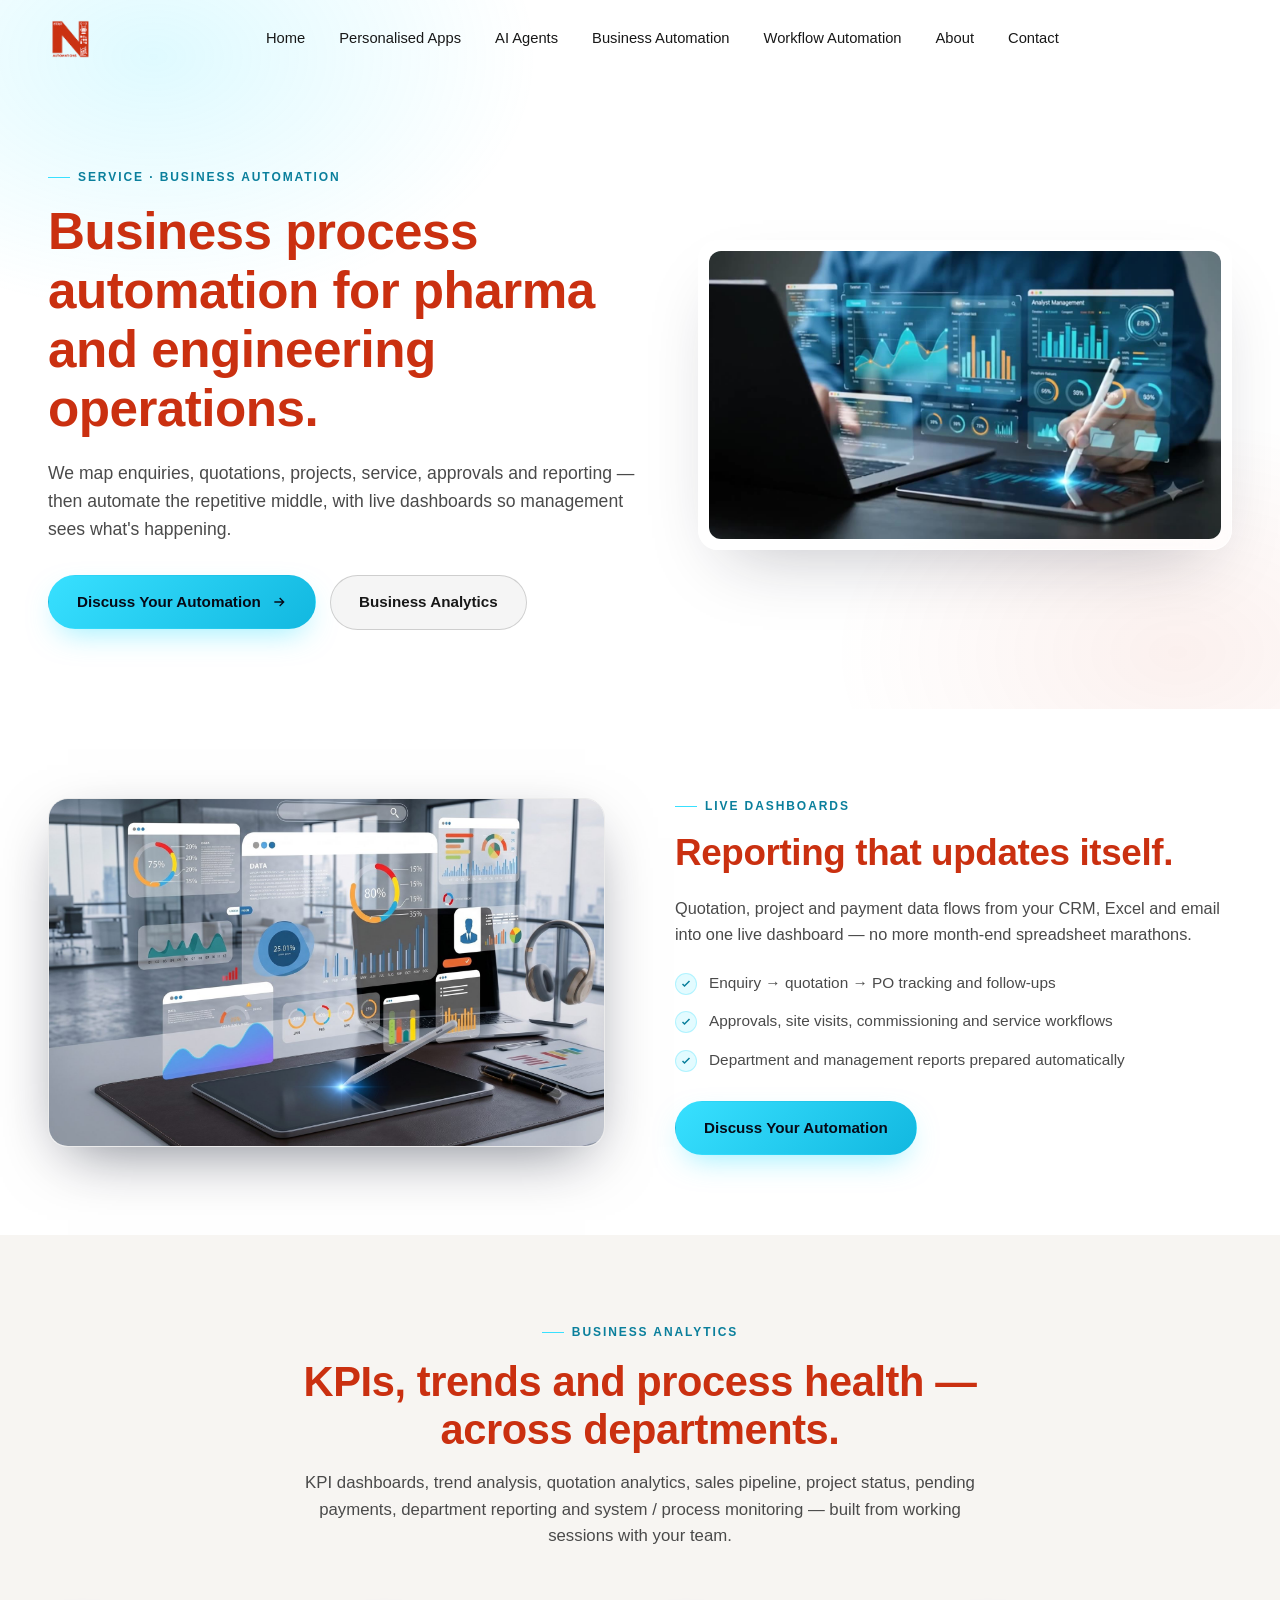
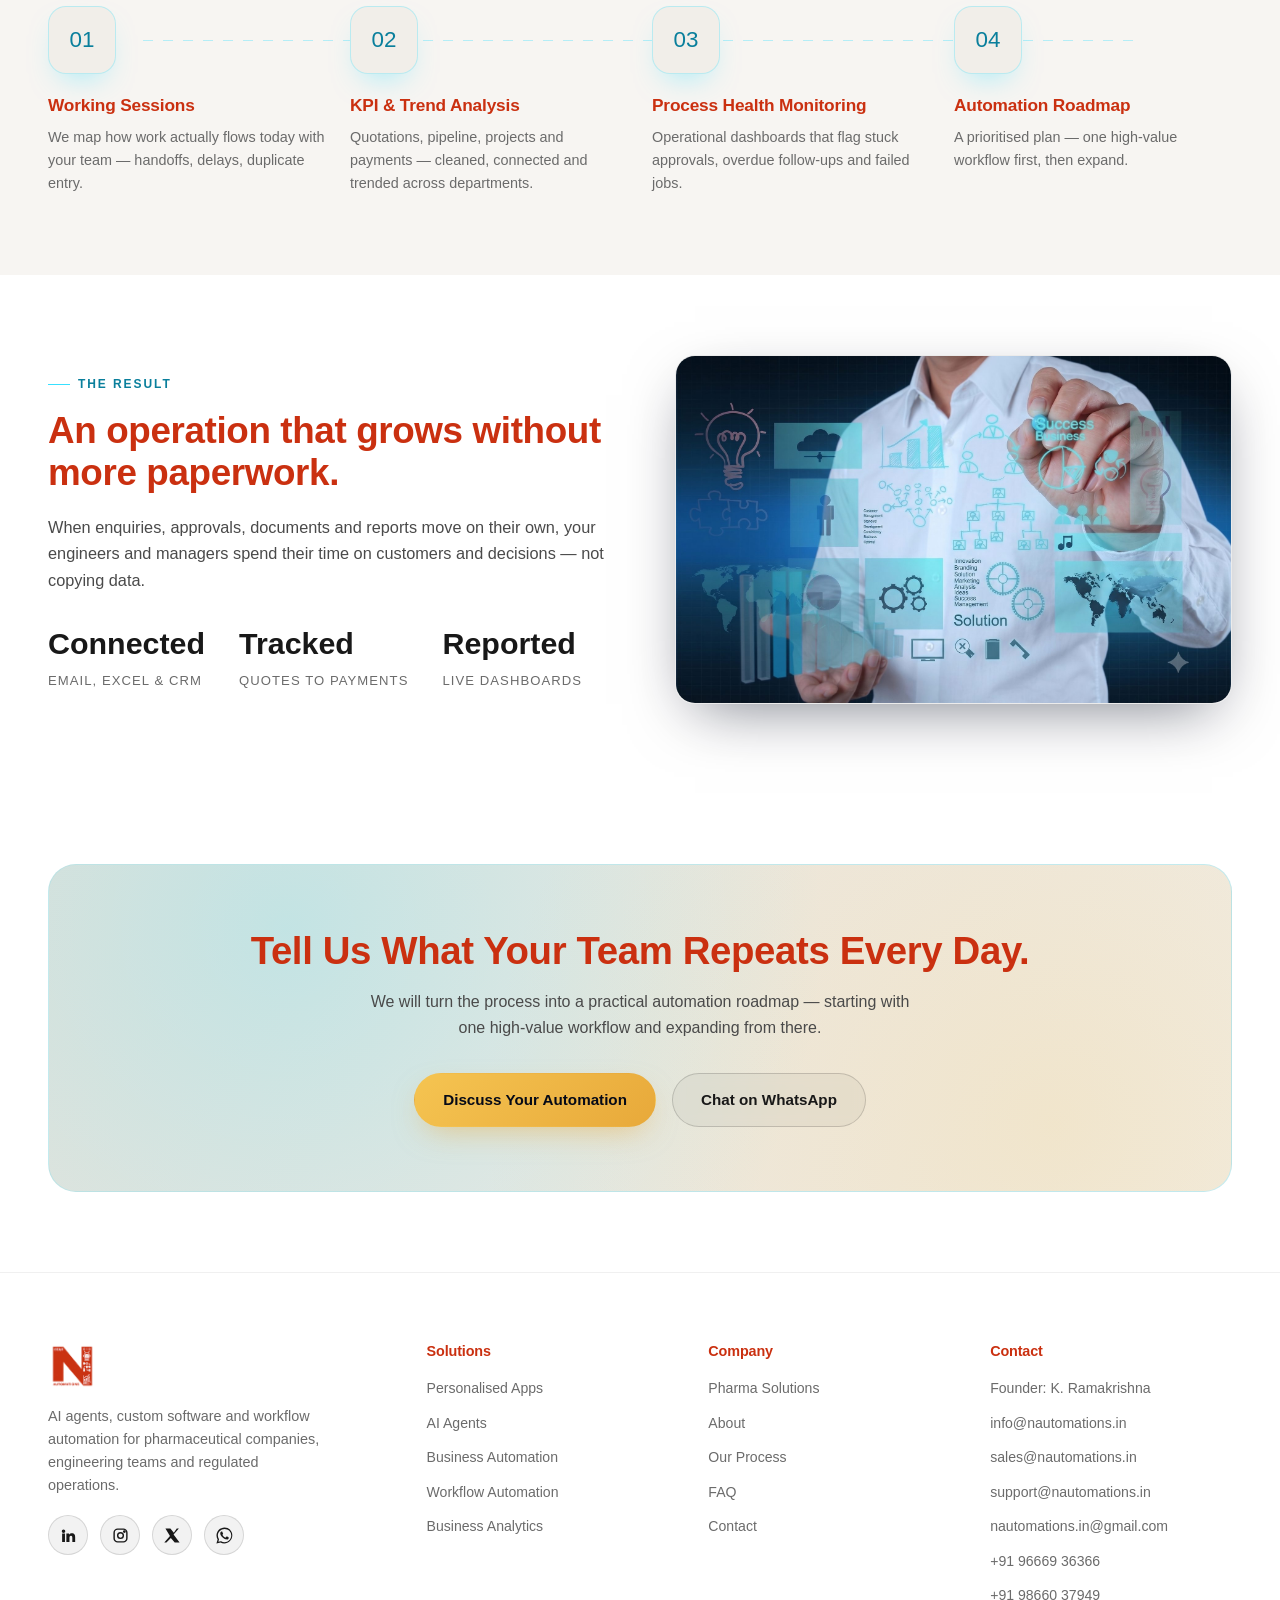
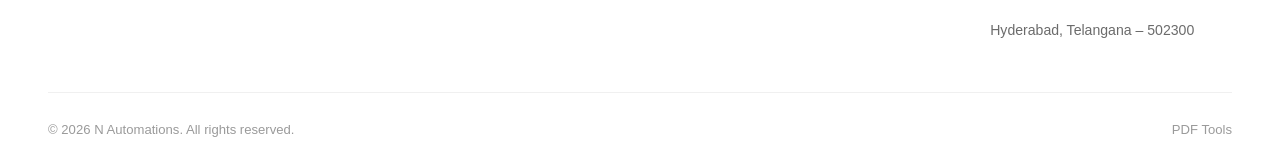
<file: business-automation.html>
<!DOCTYPE html>
<html lang="en">
<head>
<meta charset="UTF-8">
<meta name="viewport" content="width=device-width, initial-scale=1.0">
<title>Pharma Business Process Automation &amp; Analytics — N Automations</title>
<meta name="description" content="Pharmaceutical business process automation and analytics: enquiry-to-quotation, project and service workflows, approvals, reporting and KPI dashboards for pharma and engineering teams.">
<link rel="stylesheet" href="css/style.css">
<link rel="icon" type="image/png" href="assets/images/logo.png">
</head>
<body>
<header class="navbar" id="navbar">
  <div class="container nav-inner">
    <a href="index.html" class="brand"><img src="assets/images/logo.png" alt="N Automations" class="brand-logo"></a>
    <nav class="nav-links" id="navLinks">
      <a href="index.html">Home</a>
      <a href="personalised-apps.html">Personalised Apps</a>
      <a href="ai-agents.html">AI Agents</a>
      <a href="business-automation.html">Business Automation</a>
      <a href="workflow-automation.html">Workflow Automation</a>
      <a href="index.html#about">About</a>
      <a href="contact.html">Contact</a>
    </nav>
    <div class="nav-cta">
      <button class="nav-toggle" id="navToggle" aria-label="Toggle menu"><span></span><span></span><span></span></button>
    </div>
  </div>
</header>
<section class="page-hero">
  <div class="container">
    <div class="ph-grid">
      <div class="reveal">
        <div class="eyebrow">Service · Business Automation</div>
        <h1>Business process automation for pharma and engineering operations.</h1>
        <p class="lead">We map enquiries, quotations, projects, service, approvals and reporting — then automate the repetitive middle, with live dashboards so management sees what's happening.</p>
        <div class="hero-actions">
          <a href="contact.html" class="btn btn-primary">Discuss Your Automation <svg viewBox="0 0 24 24" fill="none" stroke="currentColor" stroke-width="2"><path d="M5 12h14M13 6l6 6-6 6"/></svg></a>
          <a href="#analysis" class="btn btn-ghost">Business Analytics</a>
        </div>
      </div>
      <div class="reveal">
        <div class="glass-panel" data-tilt>
          <video autoplay muted loop playsinline poster="assets/videos/business-automation-demo-poster.jpg">
            <source src="assets/videos/business-automation-demo.mp4" type="video/mp4">
          </video>
        </div>
      </div>
    </div>
  </div>
</section>

<section class="section-tight">
  <div class="container">
    <div class="split reveal">
      <div class="split-media"><img src="assets/images/business-automation/dashboard-tablet.jpg" alt="Live business dashboard on a tablet"></div>
      <div class="split-copy">
        <div class="eyebrow">Live Dashboards</div>
        <h2>Reporting that updates itself.</h2>
        <p>Quotation, project and payment data flows from your CRM, Excel and email into one live dashboard — no more month-end spreadsheet marathons.</p>
        <ul class="check-list">
          <li><span class="tick"><svg viewBox="0 0 24 24" fill="none" stroke="currentColor" stroke-width="3"><path d="M5 12l4 4 10-10"/></svg></span>Enquiry → quotation → PO tracking and follow-ups</li>
          <li><span class="tick"><svg viewBox="0 0 24 24" fill="none" stroke="currentColor" stroke-width="3"><path d="M5 12l4 4 10-10"/></svg></span>Approvals, site visits, commissioning and service workflows</li>
          <li><span class="tick"><svg viewBox="0 0 24 24" fill="none" stroke="currentColor" stroke-width="3"><path d="M5 12l4 4 10-10"/></svg></span>Department and management reports prepared automatically</li>
        </ul>
        <a href="contact.html" class="btn btn-primary">Discuss Your Automation</a>
      </div>
    </div>
  </div>
</section>

<section class="section-tight" id="analysis" style="background:var(--navy-900)">
  <div class="container">
    <div class="section-head center reveal">
      <div class="eyebrow" style="justify-content:center">Business Analytics</div>
      <h2>KPIs, trends and process health — across departments.</h2>
      <p>KPI dashboards, trend analysis, quotation analytics, sales pipeline, project status, pending payments, department reporting and system / process monitoring — built from working sessions with your team.</p>
    </div>
    <div class="process-grid reveal">
      <div class="process-step" data-tilt><div class="step-num">01</div><h3>Working Sessions</h3><p>We map how work actually flows today with your team — handoffs, delays, duplicate entry.</p></div>
      <div class="process-step" data-tilt><div class="step-num">02</div><h3>KPI &amp; Trend Analysis</h3><p>Quotations, pipeline, projects and payments — cleaned, connected and trended across departments.</p></div>
      <div class="process-step" data-tilt><div class="step-num">03</div><h3>Process Health Monitoring</h3><p>Operational dashboards that flag stuck approvals, overdue follow-ups and failed jobs.</p></div>
      <div class="process-step" data-tilt><div class="step-num">04</div><h3>Automation Roadmap</h3><p>A prioritised plan — one high-value workflow first, then expand.</p></div>
    </div>
  </div>
</section>

<section class="section-tight">
  <div class="container">
    <div class="split reverse reveal">
      <div class="split-media"><img src="assets/images/business-automation/success-business.jpg" alt="Business growth after automation"></div>
      <div class="split-copy">
        <div class="eyebrow">The Result</div>
        <h2>An operation that grows without more paperwork.</h2>
        <p>When enquiries, approvals, documents and reports move on their own, your engineers and managers spend their time on customers and decisions — not copying data.</p>
        <div class="hero-stats" style="margin-top:26px">
          <div><strong>Connected</strong><span>Email, Excel &amp; CRM</span></div>
          <div><strong>Tracked</strong><span>Quotes to Payments</span></div>
          <div><strong>Reported</strong><span>Live Dashboards</span></div>
        </div>
      </div>
    </div>
  </div>
</section>

<section class="section-tight">
  <div class="container reveal">
    <div class="cta-banner">
      <h2>Tell Us What Your Team Repeats Every Day.</h2>
      <p>We will turn the process into a practical automation roadmap — starting with one high-value workflow and expanding from there.</p>
      <div class="cta-actions">
        <a href="contact.html" class="btn btn-gold">Discuss Your Automation</a>
        <a href="https://wa.me/919666936366?text=Hi%2C%20I%27m%20interested%20in%20N-Automations%20services" target="_blank" rel="noopener" class="btn btn-ghost">Chat on WhatsApp</a>
      </div>
    </div>
  </div>
</section>
<footer>
  <div class="container">
    <div class="footer-grid">
      <div class="footer-brand">
        <a href="index.html" class="brand"><img src="assets/images/logo.png" alt="N Automations" class="brand-logo footer-logo"></a>
        <p>AI agents, custom software and workflow automation for pharmaceutical companies, engineering teams and regulated operations.</p>
        <div class="social-row">
          <a href="https://www.linkedin.com/in/n-automations-undefined-4bb5a7438/" target="_blank" rel="noopener" aria-label="LinkedIn"><svg viewBox="0 0 24 24" fill="currentColor"><path d="M4.98 3.5a2.5 2.5 0 1 1 0 5 2.5 2.5 0 0 1 0-5zM3 9h4v12H3zM9 9h3.8v1.7h.05c.53-.95 1.83-1.95 3.77-1.95 4.03 0 4.78 2.55 4.78 5.87V21h-4v-5.6c0-1.34-.02-3.06-1.87-3.06-1.87 0-2.16 1.45-2.16 2.96V21H9z"/></svg></a>
          <a href="https://www.instagram.com/nautomations.in/" target="_blank" rel="noopener" aria-label="Instagram"><svg viewBox="0 0 24 24" fill="none" stroke="currentColor" stroke-width="2"><rect x="3" y="3" width="18" height="18" rx="5"/><circle cx="12" cy="12" r="4"/><circle cx="17.5" cy="6.5" r="1"/></svg></a>
          <a href="https://x.com/nautomationsin" target="_blank" rel="noopener" aria-label="X (Twitter)"><svg viewBox="0 0 24 24" fill="currentColor"><path d="M18 2h3l-7.5 8.6L22 22h-6.9l-5.4-6.6L3.4 22H0.4l8-9.2L2 2h7l4.9 6z"/></svg></a>
          <a href="https://wa.me/919666936366?text=Hi%2C%20I%27m%20interested%20in%20N-Automations%20services" target="_blank" rel="noopener" aria-label="WhatsApp"><svg viewBox="0 0 24 24" fill="currentColor"><path d="M17.47 14.38c-.3-.15-1.76-.87-2.03-.97-.27-.1-.47-.15-.67.15-.2.3-.77.97-.94 1.17-.17.2-.35.22-.64.07-.3-.15-1.26-.46-2.4-1.48-.89-.79-1.49-1.77-1.66-2.07-.17-.3-.02-.46.13-.61.13-.13.3-.35.45-.52.15-.17.2-.3.3-.5.1-.2.05-.37-.02-.52-.07-.15-.67-1.61-.92-2.2-.24-.58-.49-.5-.67-.51h-.57c-.2 0-.52.07-.79.37-.27.3-1.04 1.02-1.04 2.48s1.07 2.88 1.21 3.08c.15.2 2.1 3.2 5.08 4.49.71.31 1.26.49 1.69.63.71.23 1.36.2 1.87.12.57-.09 1.76-.72 2.01-1.41.25-.69.25-1.29.17-1.41-.07-.12-.27-.2-.57-.35zM12.05 21.5a9.4 9.4 0 0 1-4.79-1.31l-.34-.2-3.56.93.95-3.47-.22-.36a9.4 9.4 0 0 1-1.44-5.01c0-5.2 4.23-9.43 9.43-9.43 2.52 0 4.89.98 6.67 2.77a9.37 9.37 0 0 1 2.76 6.67c0 5.2-4.24 9.43-9.43 9.43zm8.03-17.46A11.28 11.28 0 0 0 12.05.72C5.8.72.7 5.8.7 12.07c0 2 .52 3.95 1.52 5.67L.6 23.28l5.67-1.49a11.3 11.3 0 0 0 5.42 1.38c6.26 0 11.35-5.09 11.35-11.35 0-3.03-1.18-5.88-3.33-8.03z"/></svg></a>
        </div>
      </div>
      <div class="footer-col">
        <h4>Solutions</h4>
        <ul>
          <li><a href="personalised-apps.html">Personalised Apps</a></li>
          <li><a href="ai-agents.html">AI Agents</a></li>
          <li><a href="business-automation.html">Business Automation</a></li>
          <li><a href="workflow-automation.html">Workflow Automation</a></li>
          <li><a href="business-automation.html#analysis">Business Analytics</a></li>
        </ul>
      </div>
      <div class="footer-col">
        <h4>Company</h4>
        <ul>
          <li><a href="index.html#pharma">Pharma Solutions</a></li>
          <li><a href="index.html#about">About</a></li>
          <li><a href="index.html#process">Our Process</a></li>
          <li><a href="index.html#faq">FAQ</a></li>
          <li><a href="contact.html">Contact</a></li>
        </ul>
      </div>
      <div class="footer-col">
        <h4>Contact</h4>
        <ul>
          <li>Founder: K. Ramakrishna</li>
          <li><a href="mailto:info@nautomations.in">info@nautomations.in</a></li>
          <li><a href="mailto:sales@nautomations.in">sales@nautomations.in</a></li>
          <li><a href="mailto:support@nautomations.in">support@nautomations.in</a></li>
          <li><a href="mailto:nautomations.in@gmail.com">nautomations.in@gmail.com</a></li>
          <li><a href="tel:+919666936366">+91 96669 36366</a></li>
          <li><a href="tel:+919866037949">+91 98660 37949</a></li>
          <li>Hyderabad, Telangana – 502300</li>
        </ul>
      </div>
    </div>
    <div class="footer-bottom">
      <span>© <span id="year"></span> N Automations. All rights reserved.</span>
      <div class="footer-legal">
        <a href="/pdf-tools/">PDF Tools</a>
      </div>
    </div>
  </div>
</footer>

<button class="to-top" id="toTop" aria-label="Back to top">
  <svg viewBox="0 0 24 24" width="20" height="20" fill="none" stroke="currentColor" stroke-width="2"><path d="M12 19V5M5 12l7-7 7 7"/></svg>
</button>

<script src="js/script.js"></script>
</body>
</html>
</file>
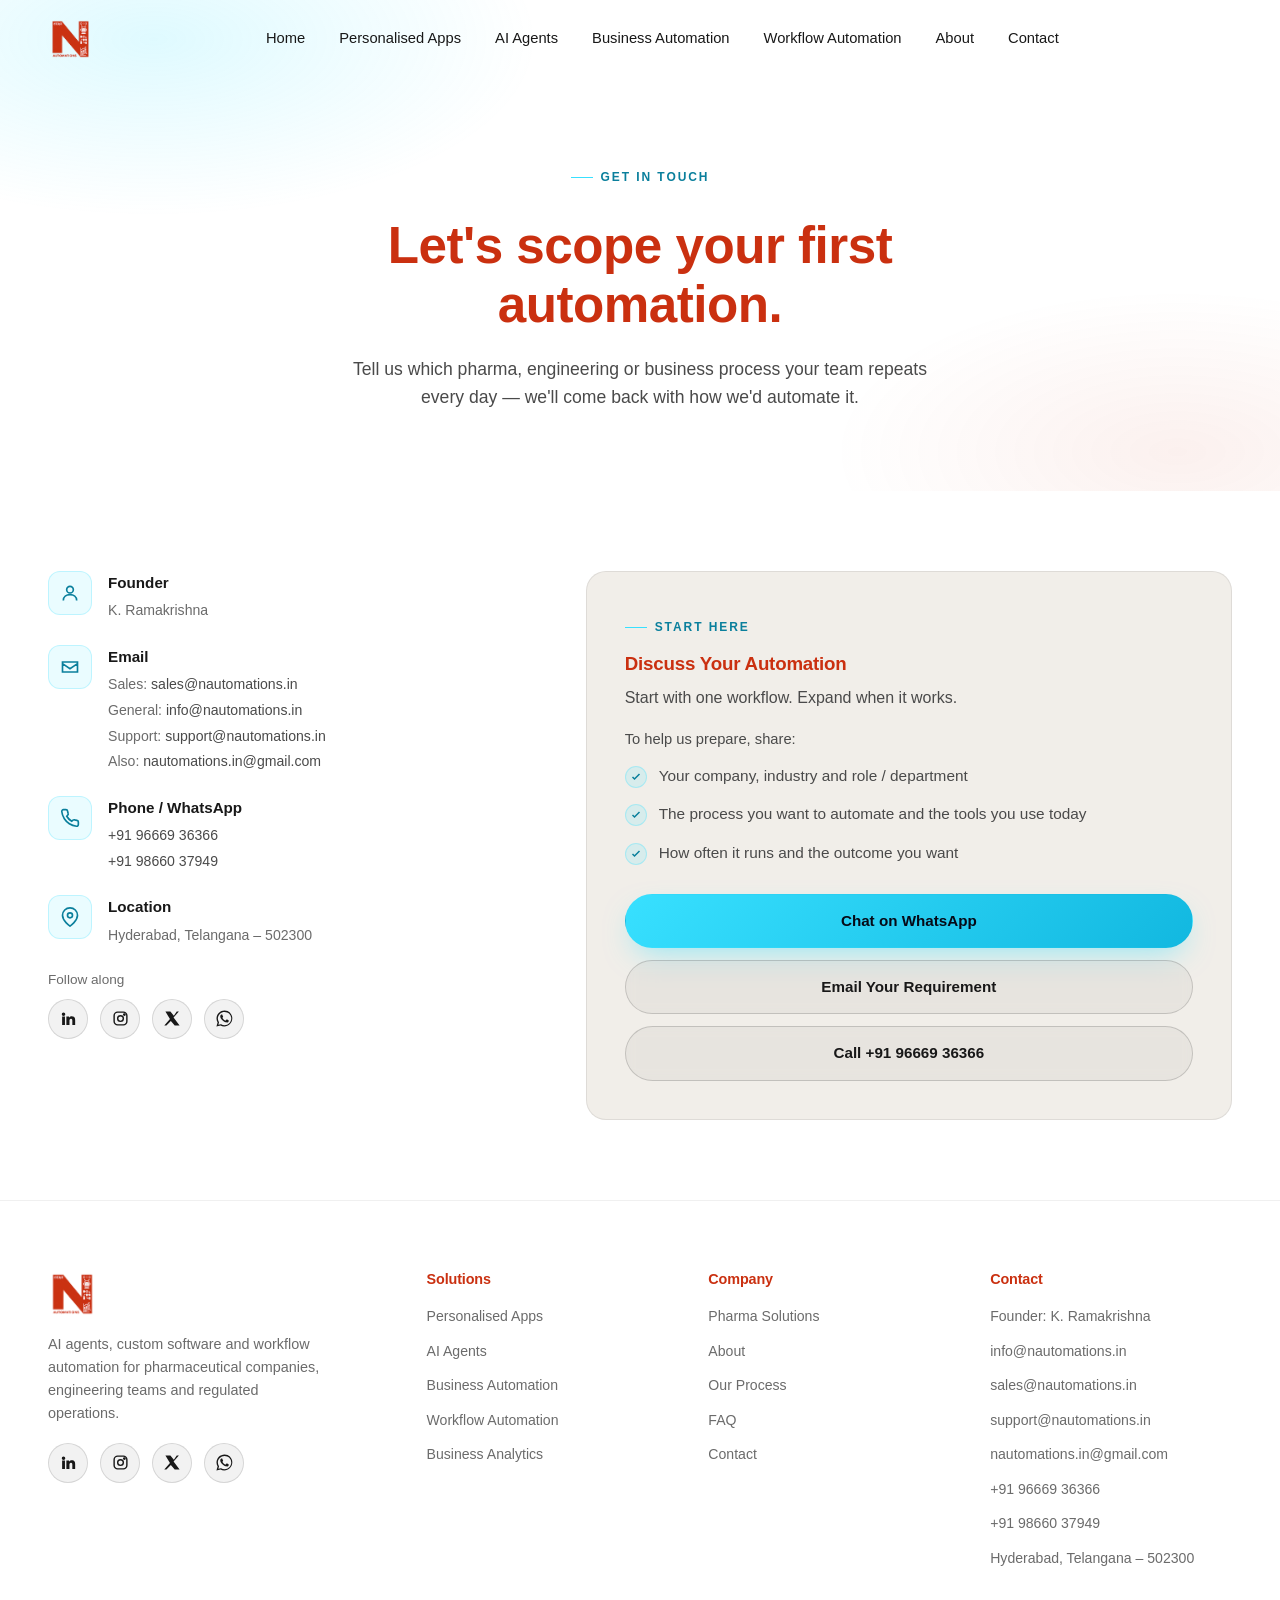
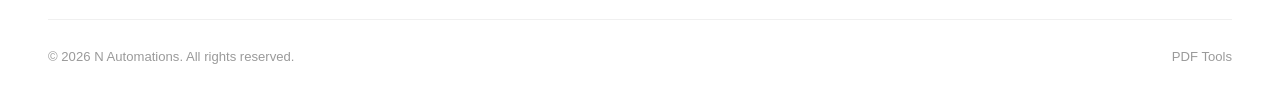
<file: contact.html>
<!DOCTYPE html>
<html lang="en">
<head>
<meta charset="UTF-8">
<meta name="viewport" content="width=device-width, initial-scale=1.0">
<title>Contact — N Automations</title>
<meta name="description" content="Contact N Automations — AI automation, personalised apps and workflow automation for pharmaceutical companies and engineering teams. Founder: K. Ramakrishna. Hyderabad, Telangana.">
<link rel="stylesheet" href="css/style.css">
<link rel="icon" type="image/png" href="assets/images/logo.png">
</head>
<body>
<header class="navbar" id="navbar">
  <div class="container nav-inner">
    <a href="index.html" class="brand"><img src="assets/images/logo.png" alt="N Automations" class="brand-logo"></a>
    <nav class="nav-links" id="navLinks">
      <a href="index.html">Home</a>
      <a href="personalised-apps.html">Personalised Apps</a>
      <a href="ai-agents.html">AI Agents</a>
      <a href="business-automation.html">Business Automation</a>
      <a href="workflow-automation.html">Workflow Automation</a>
      <a href="index.html#about">About</a>
      <a href="contact.html">Contact</a>
    </nav>
    <div class="nav-cta">
      <button class="nav-toggle" id="navToggle" aria-label="Toggle menu"><span></span><span></span><span></span></button>
    </div>
  </div>
</header>
<section class="page-hero">
  <div class="container">
    <div class="section-head center reveal" style="margin-bottom:0">
      <div class="eyebrow" style="justify-content:center">Get In Touch</div>
      <h1>Let's scope your first automation.</h1>
      <p class="lead" style="margin-left:auto;margin-right:auto">Tell us which pharma, engineering or business process your team repeats every day — we'll come back with how we'd automate it.</p>
    </div>
  </div>
</section>

<section class="section-tight" id="contact">
  <div class="container">
    <div class="contact-grid">
      <div class="contact-info reveal">
        <div class="contact-detail">
          <div class="icon"><svg viewBox="0 0 24 24" width="20" height="20" fill="none" stroke="currentColor" stroke-width="2"><circle cx="12" cy="8" r="4"/><path d="M4 21c0-4.4 3.6-7 8-7s8 2.6 8 7"/></svg></div>
          <div><strong>Founder</strong><span>K. Ramakrishna</span></div>
        </div>
        <div class="contact-detail">
          <div class="icon"><svg viewBox="0 0 24 24" width="20" height="20" fill="none" stroke="currentColor" stroke-width="2"><path d="M3 8l9 6 9-6M3 6h18v12H3z"/></svg></div>
          <div><strong>Email</strong><span>Sales: <a href="mailto:sales@nautomations.in">sales@nautomations.in</a><br>General: <a href="mailto:info@nautomations.in">info@nautomations.in</a><br>Support: <a href="mailto:support@nautomations.in">support@nautomations.in</a><br>Also: <a href="mailto:nautomations.in@gmail.com">nautomations.in@gmail.com</a></span></div>
        </div>
        <div class="contact-detail">
          <div class="icon"><svg viewBox="0 0 24 24" width="20" height="20" fill="none" stroke="currentColor" stroke-width="2"><path d="M22 16.92v3a2 2 0 0 1-2.18 2 19.79 19.79 0 0 1-8.63-3.07 19.5 19.5 0 0 1-6-6 19.79 19.79 0 0 1-3.07-8.67A2 2 0 0 1 4.11 2h3a2 2 0 0 1 2 1.72c.12.9.33 1.79.63 2.650a2 2 0 0 1-.45 2.11L8.09 9.91a16 16 0 0 0 6 6l1.43-1.2a2 2 0 0 1 2.11-.45c.86.3 1.75.51 2.65.63A2 2 0 0 1 22 16.92z"/></svg></div>
          <div><strong>Phone / WhatsApp</strong><span><a href="tel:+919666936366">+91 96669 36366</a><br><a href="tel:+919866037949">+91 98660 37949</a></span></div>
        </div>
        <div class="contact-detail">
          <div class="icon"><svg viewBox="0 0 24 24" width="20" height="20" fill="none" stroke="currentColor" stroke-width="2"><path d="M21 10c0 7-9 13-9 13s-9-6-9-13a9 9 0 0 1 18 0z"/><circle cx="12" cy="10" r="3"/></svg></div>
          <div><strong>Location</strong><span>Hyderabad, Telangana – 502300</span></div>
        </div>
        <p style="margin-top:8px;margin-bottom:0;font-size:.85rem;color:var(--ink-500)">Follow along</p>
        <div class="social-row">
          <a href="https://www.linkedin.com/in/n-automations-undefined-4bb5a7438/" target="_blank" rel="noopener" aria-label="LinkedIn"><svg viewBox="0 0 24 24" fill="currentColor"><path d="M4.98 3.5a2.5 2.5 0 1 1 0 5 2.5 2.5 0 0 1 0-5zM3 9h4v12H3zM9 9h3.8v1.7h.05c.53-.95 1.83-1.95 3.77-1.95 4.03 0 4.78 2.55 4.78 5.87V21h-4v-5.6c0-1.34-.02-3.06-1.87-3.06-1.87 0-2.16 1.45-2.16 2.96V21H9z"/></svg></a>
          <a href="https://www.instagram.com/nautomations.in/" target="_blank" rel="noopener" aria-label="Instagram"><svg viewBox="0 0 24 24" fill="none" stroke="currentColor" stroke-width="2"><rect x="3" y="3" width="18" height="18" rx="5"/><circle cx="12" cy="12" r="4"/><circle cx="17.5" cy="6.5" r="1"/></svg></a>
          <a href="https://x.com/nautomationsin" target="_blank" rel="noopener" aria-label="X (Twitter)"><svg viewBox="0 0 24 24" fill="currentColor"><path d="M18 2h3l-7.5 8.6L22 22h-6.9l-5.4-6.6L3.4 22H0.4l8-9.2L2 2h7l4.9 6z"/></svg></a>
          <a href="https://wa.me/919666936366?text=Hi%2C%20I%27m%20interested%20in%20N-Automations%20services" target="_blank" rel="noopener" aria-label="WhatsApp"><svg viewBox="0 0 24 24" fill="currentColor"><path d="M17.47 14.38c-.3-.15-1.76-.87-2.03-.97-.27-.1-.47-.15-.67.15-.2.3-.77.97-.94 1.17-.17.2-.35.22-.64.07-.3-.15-1.26-.46-2.4-1.48-.89-.79-1.49-1.77-1.66-2.07-.17-.3-.02-.46.13-.61.13-.13.3-.35.45-.52.15-.17.2-.3.3-.5.1-.2.05-.37-.02-.52-.07-.15-.67-1.61-.92-2.2-.24-.58-.49-.5-.67-.51h-.57c-.2 0-.52.07-.79.37-.27.3-1.04 1.02-1.04 2.48s1.07 2.88 1.21 3.08c.15.2 2.1 3.2 5.08 4.49.71.31 1.26.49 1.69.63.71.23 1.36.2 1.87.12.57-.09 1.76-.72 2.01-1.41.25-.69.25-1.29.17-1.41-.07-.12-.27-.2-.57-.35zM12.05 21.5a9.4 9.4 0 0 1-4.79-1.31l-.34-.2-3.56.93.95-3.47-.22-.36a9.4 9.4 0 0 1-1.44-5.01c0-5.2 4.23-9.43 9.43-9.43 2.52 0 4.89.98 6.67 2.77a9.37 9.37 0 0 1 2.76 6.67c0 5.2-4.24 9.43-9.43 9.43zm8.03-17.46A11.28 11.28 0 0 0 12.05.72C5.8.72.7 5.8.7 12.07c0 2 .52 3.95 1.52 5.67L.6 23.28l5.67-1.49a11.3 11.3 0 0 0 5.42 1.38c6.26 0 11.35-5.09 11.35-11.35 0-3.03-1.18-5.88-3.33-8.03z"/></svg></a>
        </div>
      </div>

      <div class="contact-form contact-card reveal">
        <div class="eyebrow">Start Here</div>
        <h3>Discuss Your Automation</h3>
        <p style="color:var(--ink-300)">Start with one workflow. Expand when it works.</p>
        <p style="color:var(--ink-300);margin-top:18px;font-size:.92rem">To help us prepare, share:</p>
        <ul class="check-list" style="margin-top:12px">
          <li><span class="tick"><svg viewBox="0 0 24 24" fill="none" stroke="currentColor" stroke-width="3"><path d="M5 12l4 4 10-10"/></svg></span>Your company, industry and role / department</li>
          <li><span class="tick"><svg viewBox="0 0 24 24" fill="none" stroke="currentColor" stroke-width="3"><path d="M5 12l4 4 10-10"/></svg></span>The process you want to automate and the tools you use today</li>
          <li><span class="tick"><svg viewBox="0 0 24 24" fill="none" stroke="currentColor" stroke-width="3"><path d="M5 12l4 4 10-10"/></svg></span>How often it runs and the outcome you want</li>
        </ul>
        <div class="card-actions">
          <a href="https://wa.me/919666936366?text=Hi%2C%20I%27m%20interested%20in%20N-Automations%20services" target="_blank" rel="noopener" class="btn btn-primary">Chat on WhatsApp</a>
          <a href="mailto:sales@nautomations.in?subject=Automation%20enquiry%20%E2%80%94%20N%20Automations&body=Name:%0D%0ACompany:%0D%0AIndustry:%0D%0ARole / Department:%0D%0A%0D%0AWhat process do you want to automate?%0D%0A%0D%0ACurrent tools:%0D%0AApproximate workflow volume / frequency:%0D%0ADesired outcome:%0D%0A" class="btn btn-ghost">Email Your Requirement</a>
          <a href="tel:+919666936366" class="btn btn-ghost">Call +91 96669 36366</a>
        </div>
      </div>
    </div>
  </div>
</section>

<footer>
  <div class="container">
    <div class="footer-grid">
      <div class="footer-brand">
        <a href="index.html" class="brand"><img src="assets/images/logo.png" alt="N Automations" class="brand-logo footer-logo"></a>
        <p>AI agents, custom software and workflow automation for pharmaceutical companies, engineering teams and regulated operations.</p>
        <div class="social-row">
          <a href="https://www.linkedin.com/in/n-automations-undefined-4bb5a7438/" target="_blank" rel="noopener" aria-label="LinkedIn"><svg viewBox="0 0 24 24" fill="currentColor"><path d="M4.98 3.5a2.5 2.5 0 1 1 0 5 2.5 2.5 0 0 1 0-5zM3 9h4v12H3zM9 9h3.8v1.7h.05c.53-.95 1.83-1.95 3.77-1.95 4.03 0 4.78 2.55 4.78 5.87V21h-4v-5.6c0-1.34-.02-3.06-1.87-3.06-1.87 0-2.16 1.45-2.16 2.96V21H9z"/></svg></a>
          <a href="https://www.instagram.com/nautomations.in/" target="_blank" rel="noopener" aria-label="Instagram"><svg viewBox="0 0 24 24" fill="none" stroke="currentColor" stroke-width="2"><rect x="3" y="3" width="18" height="18" rx="5"/><circle cx="12" cy="12" r="4"/><circle cx="17.5" cy="6.5" r="1"/></svg></a>
          <a href="https://x.com/nautomationsin" target="_blank" rel="noopener" aria-label="X (Twitter)"><svg viewBox="0 0 24 24" fill="currentColor"><path d="M18 2h3l-7.5 8.6L22 22h-6.9l-5.4-6.6L3.4 22H0.4l8-9.2L2 2h7l4.9 6z"/></svg></a>
          <a href="https://wa.me/919666936366?text=Hi%2C%20I%27m%20interested%20in%20N-Automations%20services" target="_blank" rel="noopener" aria-label="WhatsApp"><svg viewBox="0 0 24 24" fill="currentColor"><path d="M17.47 14.38c-.3-.15-1.76-.87-2.03-.97-.27-.1-.47-.15-.67.15-.2.3-.77.97-.94 1.17-.17.2-.35.22-.64.07-.3-.15-1.26-.46-2.4-1.48-.89-.79-1.49-1.77-1.66-2.07-.17-.3-.02-.46.13-.61.13-.13.3-.35.45-.52.15-.17.2-.3.3-.5.1-.2.05-.37-.02-.52-.07-.15-.67-1.61-.92-2.2-.24-.58-.49-.5-.67-.51h-.57c-.2 0-.52.07-.79.37-.27.3-1.04 1.02-1.04 2.48s1.07 2.88 1.21 3.08c.15.2 2.1 3.2 5.08 4.49.71.31 1.26.49 1.69.63.71.23 1.36.2 1.87.12.57-.09 1.76-.72 2.01-1.41.25-.69.25-1.29.17-1.41-.07-.12-.27-.2-.57-.35zM12.05 21.5a9.4 9.4 0 0 1-4.79-1.31l-.34-.2-3.56.93.95-3.47-.22-.36a9.4 9.4 0 0 1-1.44-5.01c0-5.2 4.23-9.43 9.43-9.43 2.52 0 4.89.98 6.67 2.77a9.37 9.37 0 0 1 2.76 6.67c0 5.2-4.24 9.43-9.43 9.43zm8.03-17.46A11.28 11.28 0 0 0 12.05.72C5.8.72.7 5.8.7 12.07c0 2 .52 3.95 1.52 5.67L.6 23.28l5.67-1.49a11.3 11.3 0 0 0 5.42 1.38c6.26 0 11.35-5.09 11.35-11.35 0-3.03-1.18-5.88-3.33-8.03z"/></svg></a>
        </div>
      </div>
      <div class="footer-col">
        <h4>Solutions</h4>
        <ul>
          <li><a href="personalised-apps.html">Personalised Apps</a></li>
          <li><a href="ai-agents.html">AI Agents</a></li>
          <li><a href="business-automation.html">Business Automation</a></li>
          <li><a href="workflow-automation.html">Workflow Automation</a></li>
          <li><a href="business-automation.html#analysis">Business Analytics</a></li>
        </ul>
      </div>
      <div class="footer-col">
        <h4>Company</h4>
        <ul>
          <li><a href="index.html#pharma">Pharma Solutions</a></li>
          <li><a href="index.html#about">About</a></li>
          <li><a href="index.html#process">Our Process</a></li>
          <li><a href="index.html#faq">FAQ</a></li>
          <li><a href="contact.html">Contact</a></li>
        </ul>
      </div>
      <div class="footer-col">
        <h4>Contact</h4>
        <ul>
          <li>Founder: K. Ramakrishna</li>
          <li><a href="mailto:info@nautomations.in">info@nautomations.in</a></li>
          <li><a href="mailto:sales@nautomations.in">sales@nautomations.in</a></li>
          <li><a href="mailto:support@nautomations.in">support@nautomations.in</a></li>
          <li><a href="mailto:nautomations.in@gmail.com">nautomations.in@gmail.com</a></li>
          <li><a href="tel:+919666936366">+91 96669 36366</a></li>
          <li><a href="tel:+919866037949">+91 98660 37949</a></li>
          <li>Hyderabad, Telangana – 502300</li>
        </ul>
      </div>
    </div>
    <div class="footer-bottom">
      <span>© <span id="year"></span> N Automations. All rights reserved.</span>
      <div class="footer-legal">
        <a href="/pdf-tools/">PDF Tools</a>
      </div>
    </div>
  </div>
</footer>

<button class="to-top" id="toTop" aria-label="Back to top">
  <svg viewBox="0 0 24 24" width="20" height="20" fill="none" stroke="currentColor" stroke-width="2"><path d="M12 19V5M5 12l7-7 7 7"/></svg>
</button>

<script src="js/script.js"></script>
</body>
</html>
</file>
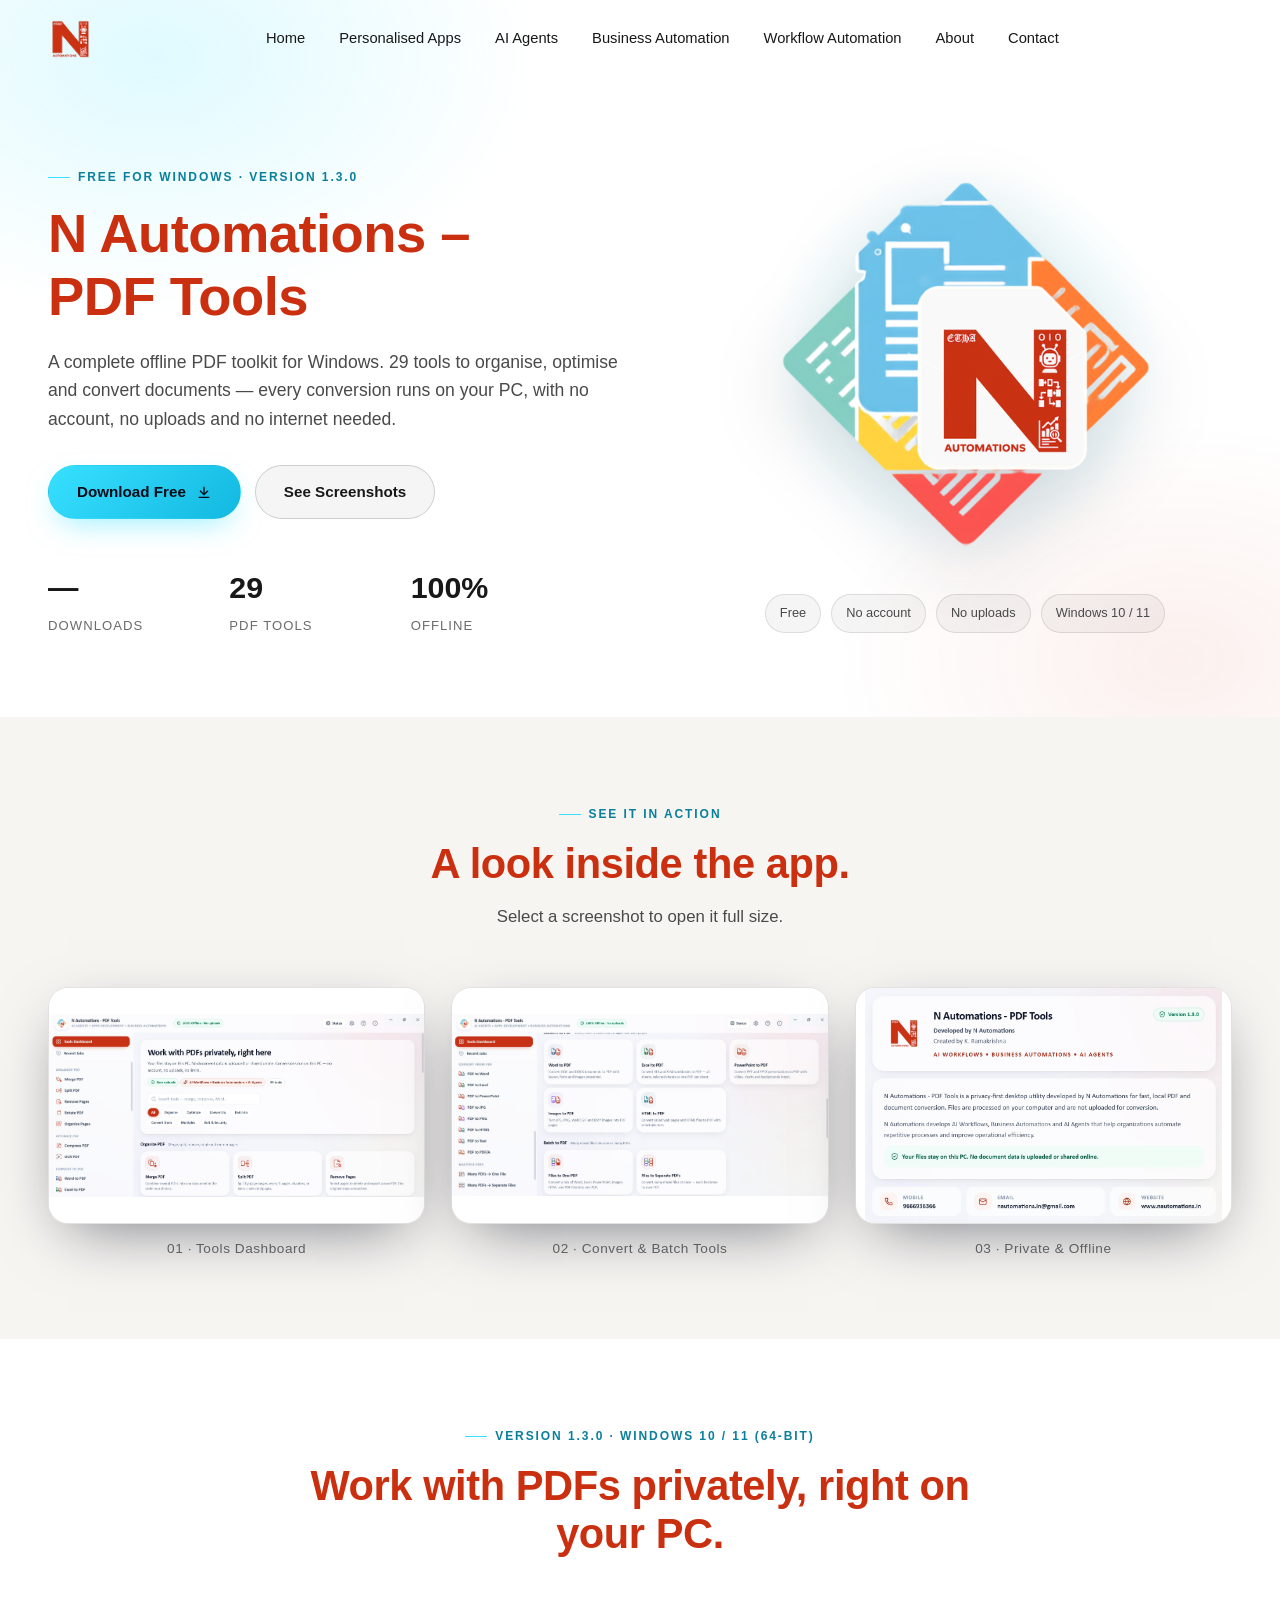
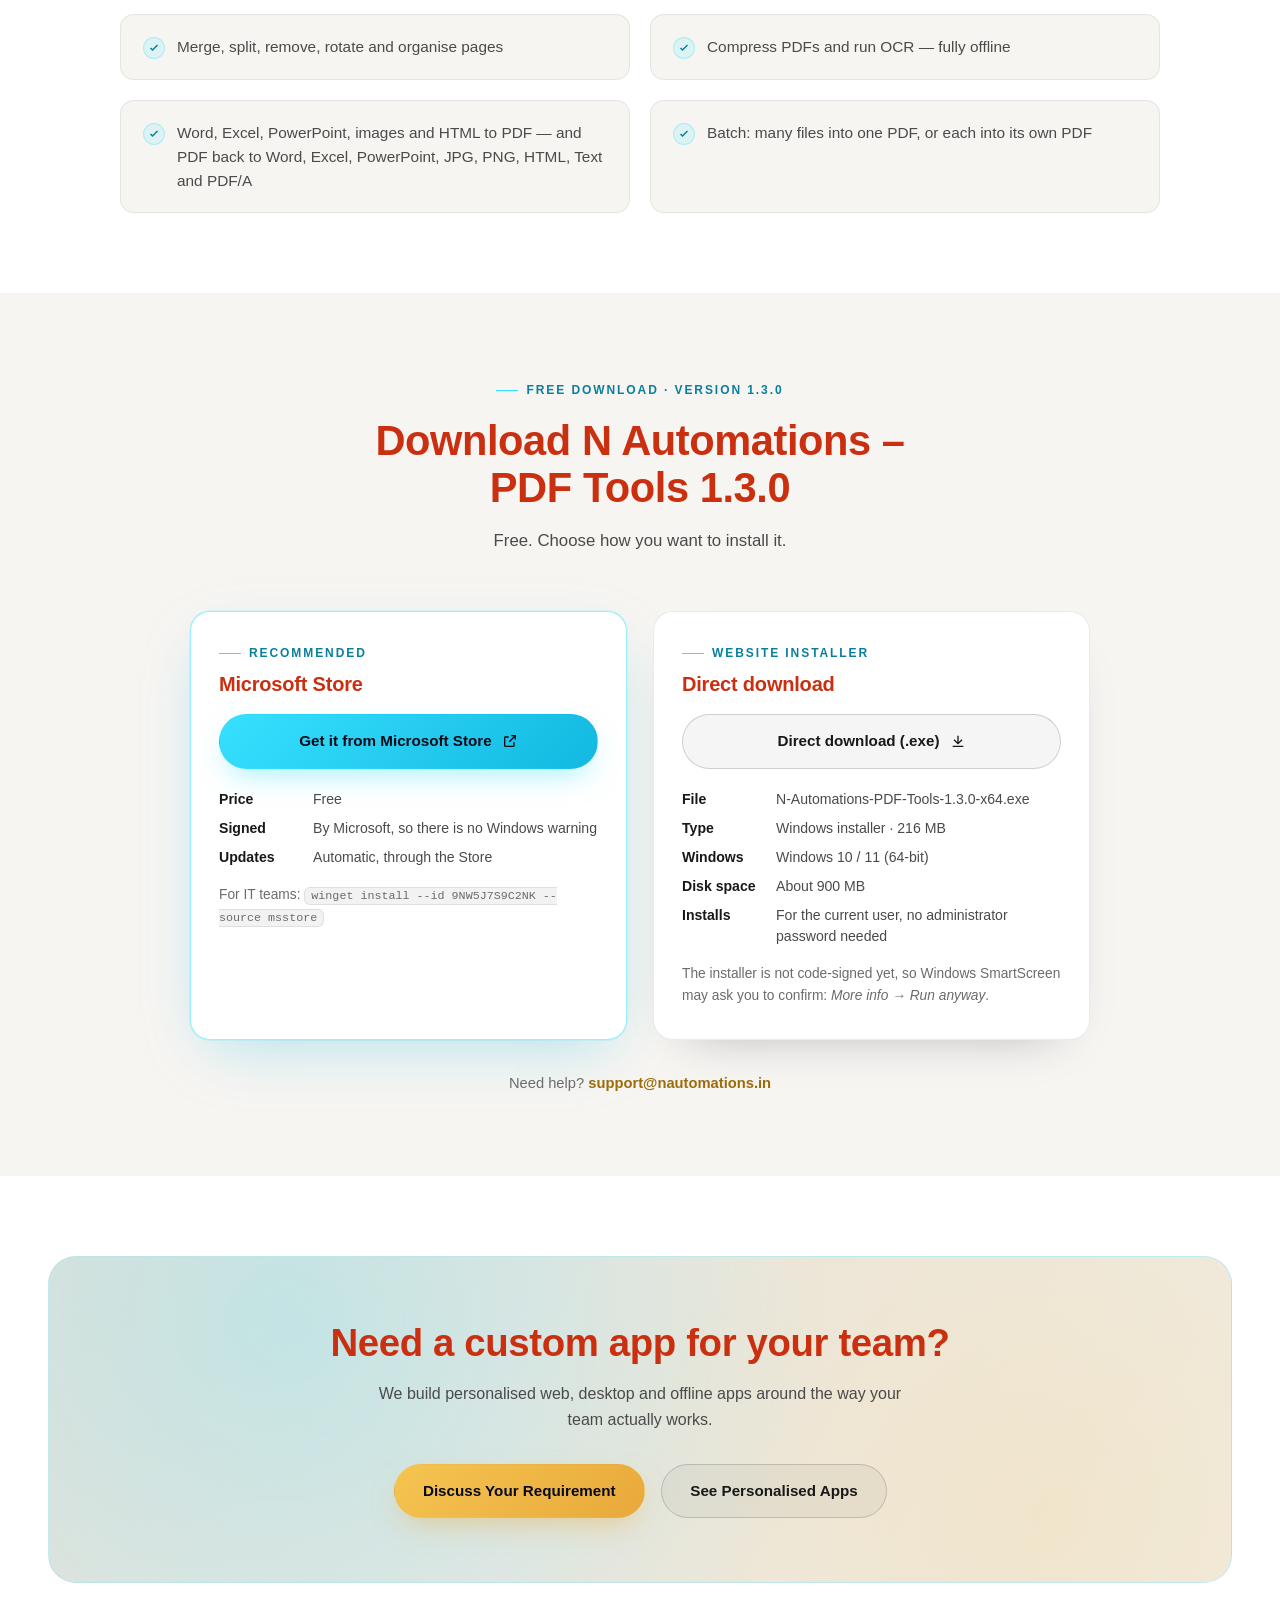
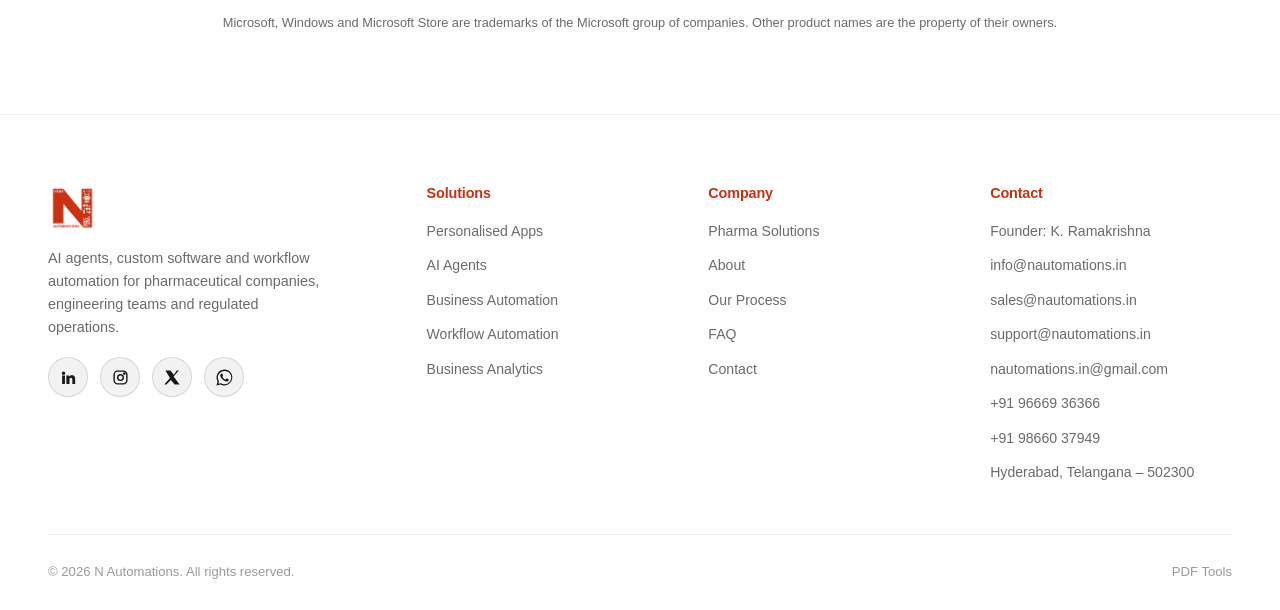
<file: pdf-tools.html>
<!DOCTYPE html>
<html lang="en">
<head>
<meta charset="UTF-8">
<meta name="viewport" content="width=device-width, initial-scale=1.0">
<title>N Automations – PDF Tools – Free offline PDF toolkit for Windows | N Automations</title>
<meta name="description" content="N Automations – PDF Tools is a free, offline PDF toolkit for Windows 10 and 11. 29 tools to merge, split, compress, OCR and convert PDF, Word, Excel and PowerPoint files, with no account, no uploads and no internet needed.">
<link rel="stylesheet" href="css/style.css">
<link rel="icon" type="image/png" href="assets/images/logo.png">
<style>
/* PDF Tools page: small page-specific additions; colours and sizes come from css/style.css */
section img[width][height]{height:auto;}
.pt-hero h1{font-size:clamp(2.3rem,4.6vw,3.4rem);}
.hero-stats.pt-stats{display:grid;grid-template-columns:repeat(3,minmax(0,1fr));gap:24px;max-width:520px;margin-top:44px;}
.pt-hero-side{display:flex;flex-direction:column;align-items:center;gap:30px;}
.pt-logo-wrap{position:relative;width:min(400px,84%);}
.pt-logo-wrap::before{content:"";position:absolute;inset:0;border-radius:50%;background:radial-gradient(circle,rgba(202,48,16,.13) 0%,rgba(56,224,255,.08) 45%,rgba(255,255,255,0) 72%);}
.pt-logo-wrap img{position:relative;width:100%;height:auto;filter:drop-shadow(0 24px 40px rgba(20,20,40,.16));}
.pt-hero-side .stack-row{justify-content:center;gap:10px;margin-top:0;}
.app-shots a.split-media{transition:box-shadow .3s ease,border-color .3s ease;}
.app-shots a.split-media:hover{border-color:rgba(56,224,255,.4);box-shadow:var(--shadow-glow);}
.app-shots a.split-media:focus-visible{outline:3px solid var(--cyan-500);outline-offset:4px;}
.check-list.pt-cols{display:grid;grid-template-columns:repeat(2,minmax(0,1fr));gap:20px;max-width:1040px;margin:0 auto;}
.check-list.pt-cols li{background:var(--navy-900);border:1px solid rgba(0,0,0,.07);border-radius:var(--radius-md);padding:20px 22px;line-height:1.55;}
.pt-dl-grid{display:grid;grid-auto-flow:column;grid-auto-columns:minmax(0,1fr);gap:26px;max-width:1160px;margin:0 auto;}
@media (min-width:1081px){.pt-dl-grid:has(> .pt-dl-col:nth-child(2):last-child){max-width:900px;}}
.pt-dl-col{display:flex;flex-direction:column;background:var(--navy-950);border:1px solid rgba(0,0,0,.08);border-radius:var(--radius-lg);padding:32px 28px;box-shadow:0 22px 50px -36px rgba(20,20,40,.4);}
.pt-dl-col.pt-rec{border-color:rgba(56,224,255,.5);box-shadow:var(--shadow-glow);}
.pt-dl-col .eyebrow{margin-bottom:10px;}
.pt-dl-col h3{font-size:1.25rem;margin-bottom:18px;}
.pt-dl-col .btn{width:100%;justify-content:center;white-space:normal;text-align:center;padding:14px 20px;}
.pt-facts{margin-top:20px;display:flex;flex-direction:column;gap:8px;font-size:.88rem;color:var(--ink-300);line-height:1.5;}
.pt-facts li{display:grid;grid-template-columns:84px minmax(0,1fr);gap:10px;}
.pt-facts strong{color:var(--ink-100);}
.pt-facts span{overflow-wrap:anywhere;}
.pt-meta{font-size:.86rem;color:var(--ink-500);line-height:1.6;margin-top:16px;}
.pt-code{font-family:Consolas,'Courier New',monospace;font-size:.85em;background:rgba(0,0,0,.05);border:1px solid rgba(0,0,0,.08);border-radius:6px;padding:1px 6px;overflow-wrap:anywhere;}
.pt-help{text-align:center;margin-top:32px;font-size:.92rem;color:var(--ink-500);}
.pt-help a{color:var(--gold-text);font-weight:600;}
.pt-help a:hover{text-decoration:underline;}
.pt-tm{max-width:900px;margin:30px auto 0;text-align:center;font-size:.8rem;color:var(--ink-500);line-height:1.6;}
@media (max-width:1080px){.pt-dl-grid{grid-auto-flow:row;grid-template-columns:minmax(0,1fr);max-width:640px;}}
@media (max-width:900px){.pt-hero-side{order:-1;gap:22px;}.pt-logo-wrap{width:min(240px,62%);}}
@media (max-width:760px){.check-list.pt-cols{grid-template-columns:1fr;gap:14px;}.hero-stats.pt-stats{gap:14px;margin-top:36px;}.hero-stats.pt-stats div strong{font-size:1.6rem;}.hero-stats.pt-stats div span{font-size:.72rem;}.pt-dl-col{padding:28px 22px;}}
@media (prefers-reduced-motion:reduce){.pt-logo-wrap.tilt{transform:none !important;}.app-shots a.split-media{transition:none;}}
</style>
</head>
<body>
<header class="navbar" id="navbar">
  <div class="container nav-inner">
    <a href="index.html" class="brand"><img src="assets/images/logo.png" alt="N Automations" class="brand-logo"></a>
    <nav class="nav-links" id="navLinks">
      <a href="index.html">Home</a>
      <a href="personalised-apps.html">Personalised Apps</a>
      <a href="ai-agents.html">AI Agents</a>
      <a href="business-automation.html">Business Automation</a>
      <a href="workflow-automation.html">Workflow Automation</a>
      <a href="index.html#about">About</a>
      <a href="contact.html">Contact</a>
    </nav>
    <div class="nav-cta">
      <button class="nav-toggle" id="navToggle" aria-label="Toggle menu"><span></span><span></span><span></span></button>
    </div>
  </div>
</header>

<!-- ===================== HERO ===================== -->
<section class="page-hero pt-hero">
  <div class="container">
    <div class="ph-grid">
      <div>
        <div class="eyebrow">Free for Windows · Version 1.3.0</div>
        <h1>N Automations&nbsp;– PDF&nbsp;Tools</h1>
        <p class="lead">A complete offline PDF toolkit for Windows. 29 tools to organise, optimise and convert documents — every conversion runs on your PC, with no account, no uploads and no internet needed.</p>
        <div class="hero-actions">
          <a href="#download" class="btn btn-primary">Download Free <svg viewBox="0 0 24 24" fill="none" stroke="currentColor" stroke-width="2"><path d="M12 4v12M6 10l6 6 6-6M4 20h16"/></svg></a>
          <a href="#screenshots" class="btn btn-ghost">See Screenshots</a>
        </div>
        <div class="hero-stats pt-stats">
          <div><strong id="pdfDownloadCount">—</strong><span>Downloads</span></div>
          <div><strong>29</strong><span>PDF Tools</span></div>
          <div><strong>100%</strong><span>Offline</span></div>
        </div>
      </div>
      <div class="pt-hero-side">
        <div class="pt-logo-wrap" data-tilt>
          <img src="assets/images/pdf-tools/logo.png" alt="N Automations – PDF Tools logo" width="512" height="512">
        </div>
        <div class="stack-row">
          <span class="stack-pill">Free</span>
          <span class="stack-pill">No account</span>
          <span class="stack-pill">No uploads</span>
          <span class="stack-pill">Windows 10 / 11</span>
        </div>
      </div>
    </div>
  </div>
</section>

<!-- ===================== SCREENSHOTS ===================== -->
<section class="section-tight" id="screenshots" style="background:var(--navy-900)">
  <div class="container">
    <div class="section-head center reveal">
      <div class="eyebrow" style="justify-content:center">See It in Action</div>
      <h2>A look inside the app.</h2>
      <p>Select a screenshot to open it full size.</p>
    </div>
    <div class="app-shots reveal">
      <figure class="app-shot-card">
        <a href="assets/images/pdf-tools-dashboard.jpg" target="_blank" rel="noopener" class="split-media app-shot app-ad-link"><img src="assets/images/pdf-tools-dashboard.jpg" alt="N Automations PDF Tools dashboard with Merge, Split and Remove Pages tools" width="1918" height="937" loading="lazy"></a>
        <figcaption>01 · Tools Dashboard</figcaption>
      </figure>
      <figure class="app-shot-card">
        <a href="assets/images/pdf-tools-convert.jpg" target="_blank" rel="noopener" class="split-media app-shot app-ad-link"><img src="assets/images/pdf-tools-convert.jpg" alt="PDF Tools conversion tools: Word, Excel, PowerPoint, images and HTML to PDF" width="1915" height="927" loading="lazy"></a>
        <figcaption>02 · Convert &amp; Batch Tools</figcaption>
      </figure>
      <figure class="app-shot-card">
        <a href="assets/images/pdf-tools-about.jpg" target="_blank" rel="noopener" class="split-media app-shot app-ad-link"><img src="assets/images/pdf-tools-about.jpg" alt="About N Automations PDF Tools: your files stay on this PC" width="1123" height="738" loading="lazy"></a>
        <figcaption>03 · Private &amp; Offline</figcaption>
      </figure>
    </div>
  </div>
</section>

<!-- ===================== FEATURES ===================== -->
<section class="section-tight" id="features">
  <div class="container">
    <div class="section-head center reveal">
      <div class="eyebrow" style="justify-content:center">Version 1.3.0 · Windows 10 / 11 (64-bit)</div>
      <h2>Work with PDFs privately, right on your PC.</h2>
    </div>
    <ul class="check-list pt-cols reveal">
      <li><span class="tick"><svg viewBox="0 0 24 24" fill="none" stroke="currentColor" stroke-width="3"><path d="M5 12l4 4 10-10"/></svg></span><span>Merge, split, remove, rotate and organise pages</span></li>
      <li><span class="tick"><svg viewBox="0 0 24 24" fill="none" stroke="currentColor" stroke-width="3"><path d="M5 12l4 4 10-10"/></svg></span><span>Compress PDFs and run OCR — fully offline</span></li>
      <li><span class="tick"><svg viewBox="0 0 24 24" fill="none" stroke="currentColor" stroke-width="3"><path d="M5 12l4 4 10-10"/></svg></span><span>Word, Excel, PowerPoint, images and HTML to PDF — and PDF back to Word, Excel, PowerPoint, JPG, PNG, HTML, Text and PDF/A</span></li>
      <li><span class="tick"><svg viewBox="0 0 24 24" fill="none" stroke="currentColor" stroke-width="3"><path d="M5 12l4 4 10-10"/></svg></span><span>Batch: many files into one PDF, or each into its own PDF</span></li>
    </ul>
  </div>
</section>

<!-- ===================== DOWNLOAD ===================== -->
<section class="section-tight" id="download" style="background:var(--navy-900)">
  <div class="container">
    <div class="section-head center reveal">
      <div class="eyebrow" style="justify-content:center">Free Download · Version 1.3.0</div>
      <h2>Download N&nbsp;Automations&nbsp;– PDF&nbsp;Tools&nbsp;1.3.0</h2>
      <p>Free. Choose how you want to install it.</p>
    </div>
    <div class="pt-dl-grid reveal">
      <div class="pt-dl-col pt-rec">
        <div class="eyebrow">Recommended</div>
        <h3>Microsoft Store</h3>
        <!-- Microsoft Store listing, Store ID 9NW5J7S9C2NK. Do not use Microsoft's badge image (the badge terms are not confirmed). -->
        <a class="btn btn-primary" href="https://apps.microsoft.com/detail/9NW5J7S9C2NK" target="_blank" rel="noopener">Get it from Microsoft Store <svg viewBox="0 0 24 24" fill="none" stroke="currentColor" stroke-width="2"><path d="M14 4h6v6M20 4l-9 9M18 14v5a1 1 0 0 1-1 1H5a1 1 0 0 1-1-1V7a1 1 0 0 1 1-1h5"/></svg></a>
        <ul class="pt-facts">
          <li><strong>Price</strong><span>Free</span></li>
          <li><strong>Signed</strong><span>By Microsoft, so there is no Windows warning</span></li>
          <li><strong>Updates</strong><span>Automatic, through the Store</span></li>
        </ul>
        <p class="pt-meta">For IT teams: <span class="pt-code">winget install --id 9NW5J7S9C2NK --source msstore</span></p>
      </div>
      <div class="pt-dl-col">
        <div class="eyebrow">Website Installer</div>
        <h3>Direct download</h3>
        <a id="pdfDownloadBtn" class="btn btn-ghost" href="https://github.com/nautomations-in/nautomations-website/releases/download/pdf-tools-v1.3.0/N-Automations-PDF-Tools-1.3.0-x64.exe" download>Direct download (.exe) <svg viewBox="0 0 24 24" fill="none" stroke="currentColor" stroke-width="2"><path d="M12 4v12M6 10l6 6 6-6M4 20h16"/></svg></a>
        <ul class="pt-facts">
          <li><strong>File</strong><span>N-Automations-PDF-Tools-1.3.0-x64.exe</span></li>
          <li><strong>Type</strong><span>Windows installer · 216 MB</span></li>
          <li><strong>Windows</strong><span>Windows 10 / 11 (64-bit)</span></li>
          <li><strong>Disk space</strong><span>About 900 MB</span></li>
          <li><strong>Installs</strong><span>For the current user, no administrator password needed</span></li>
        </ul>
        <p class="pt-meta">The installer is not code-signed yet, so Windows SmartScreen may ask you to confirm: <em>More info → Run anyway</em>.</p>
      </div>
    </div>
    <p class="pt-help reveal">Need help? <a href="mailto:support@nautomations.in">support@nautomations.in</a></p>
  </div>
</section>

<!-- ===================== CTA ===================== -->
<section class="section-tight">
  <div class="container reveal">
    <div class="cta-banner">
      <h2>Need a custom app for your team?</h2>
      <p>We build personalised web, desktop and offline apps around the way your team actually works.</p>
      <div class="cta-actions">
        <a href="contact.html" class="btn btn-gold">Discuss Your Requirement</a>
        <a href="personalised-apps.html" class="btn btn-ghost">See Personalised Apps</a>
      </div>
    </div>
    <p class="pt-tm">Microsoft, Windows and Microsoft Store are trademarks of the Microsoft group of companies. Other product names are the property of their owners.</p>
  </div>
</section>

<footer>
  <div class="container">
    <div class="footer-grid">
      <div class="footer-brand">
        <a href="index.html" class="brand"><img src="assets/images/logo.png" alt="N Automations" class="brand-logo footer-logo"></a>
        <p>AI agents, custom software and workflow automation for pharmaceutical companies, engineering teams and regulated operations.</p>
        <div class="social-row">
          <a href="https://www.linkedin.com/in/n-automations-undefined-4bb5a7438/" target="_blank" rel="noopener" aria-label="LinkedIn"><svg viewBox="0 0 24 24" fill="currentColor"><path d="M4.98 3.5a2.5 2.5 0 1 1 0 5 2.5 2.5 0 0 1 0-5zM3 9h4v12H3zM9 9h3.8v1.7h.05c.53-.95 1.83-1.95 3.77-1.95 4.03 0 4.78 2.55 4.78 5.87V21h-4v-5.6c0-1.34-.02-3.06-1.87-3.06-1.87 0-2.16 1.45-2.16 2.96V21H9z"/></svg></a>
          <a href="https://www.instagram.com/nautomations.in/" target="_blank" rel="noopener" aria-label="Instagram"><svg viewBox="0 0 24 24" fill="none" stroke="currentColor" stroke-width="2"><rect x="3" y="3" width="18" height="18" rx="5"/><circle cx="12" cy="12" r="4"/><circle cx="17.5" cy="6.5" r="1"/></svg></a>
          <a href="https://x.com/nautomationsin" target="_blank" rel="noopener" aria-label="X (Twitter)"><svg viewBox="0 0 24 24" fill="currentColor"><path d="M18 2h3l-7.5 8.6L22 22h-6.9l-5.4-6.6L3.4 22H0.4l8-9.2L2 2h7l4.9 6z"/></svg></a>
          <a href="https://wa.me/919666936366?text=Hi%2C%20I%27m%20interested%20in%20N-Automations%20services" target="_blank" rel="noopener" aria-label="WhatsApp"><svg viewBox="0 0 24 24" fill="currentColor"><path d="M17.47 14.38c-.3-.15-1.76-.87-2.03-.97-.27-.1-.47-.15-.67.15-.2.3-.77.97-.94 1.17-.17.2-.35.22-.64.07-.3-.15-1.26-.46-2.4-1.48-.89-.79-1.49-1.77-1.66-2.07-.17-.3-.02-.46.13-.61.13-.13.3-.35.45-.52.15-.17.2-.3.3-.5.1-.2.05-.37-.02-.52-.07-.15-.67-1.61-.92-2.2-.24-.58-.49-.5-.67-.51h-.57c-.2 0-.52.07-.79.37-.27.3-1.04 1.02-1.04 2.48s1.07 2.88 1.21 3.08c.15.2 2.1 3.2 5.08 4.49.71.31 1.26.49 1.69.63.71.23 1.36.2 1.87.12.57-.09 1.76-.72 2.01-1.41.25-.69.25-1.29.17-1.41-.07-.12-.27-.2-.57-.35zM12.05 21.5a9.4 9.4 0 0 1-4.79-1.31l-.34-.2-3.56.93.95-3.47-.22-.36a9.4 9.4 0 0 1-1.44-5.01c0-5.2 4.23-9.43 9.43-9.43 2.52 0 4.89.98 6.67 2.77a9.37 9.37 0 0 1 2.76 6.67c0 5.2-4.24 9.43-9.43 9.43zm8.03-17.46A11.28 11.28 0 0 0 12.05.72C5.8.72.7 5.8.7 12.07c0 2 .52 3.95 1.52 5.67L.6 23.28l5.67-1.49a11.3 11.3 0 0 0 5.42 1.38c6.26 0 11.35-5.09 11.35-11.35 0-3.03-1.18-5.88-3.33-8.03z"/></svg></a>
        </div>
      </div>
      <div class="footer-col">
        <h4>Solutions</h4>
        <ul>
          <li><a href="personalised-apps.html">Personalised Apps</a></li>
          <li><a href="ai-agents.html">AI Agents</a></li>
          <li><a href="business-automation.html">Business Automation</a></li>
          <li><a href="workflow-automation.html">Workflow Automation</a></li>
          <li><a href="business-automation.html#analysis">Business Analytics</a></li>
        </ul>
      </div>
      <div class="footer-col">
        <h4>Company</h4>
        <ul>
          <li><a href="index.html#pharma">Pharma Solutions</a></li>
          <li><a href="index.html#about">About</a></li>
          <li><a href="index.html#process">Our Process</a></li>
          <li><a href="index.html#faq">FAQ</a></li>
          <li><a href="contact.html">Contact</a></li>
        </ul>
      </div>
      <div class="footer-col">
        <h4>Contact</h4>
        <ul>
          <li>Founder: K. Ramakrishna</li>
          <li><a href="mailto:info@nautomations.in">info@nautomations.in</a></li>
          <li><a href="mailto:sales@nautomations.in">sales@nautomations.in</a></li>
          <li><a href="mailto:support@nautomations.in">support@nautomations.in</a></li>
          <li><a href="mailto:nautomations.in@gmail.com">nautomations.in@gmail.com</a></li>
          <li><a href="tel:+919666936366">+91 96669 36366</a></li>
          <li><a href="tel:+919866037949">+91 98660 37949</a></li>
          <li>Hyderabad, Telangana – 502300</li>
        </ul>
      </div>
    </div>
    <div class="footer-bottom">
      <span>© <span id="year"></span> N Automations. All rights reserved.</span>
      <div class="footer-legal">
        <a href="/pdf-tools/">PDF Tools</a>
      </div>
    </div>
  </div>
</footer>

<button class="to-top" id="toTop" aria-label="Back to top">
  <svg viewBox="0 0 24 24" width="20" height="20" fill="none" stroke="currentColor" stroke-width="2"><path d="M12 19V5M5 12l7-7 7 7"/></svg>
</button>

<script src="js/script.js"></script>
<script src="js/apps.js"></script>
</body>
</html>
</file>
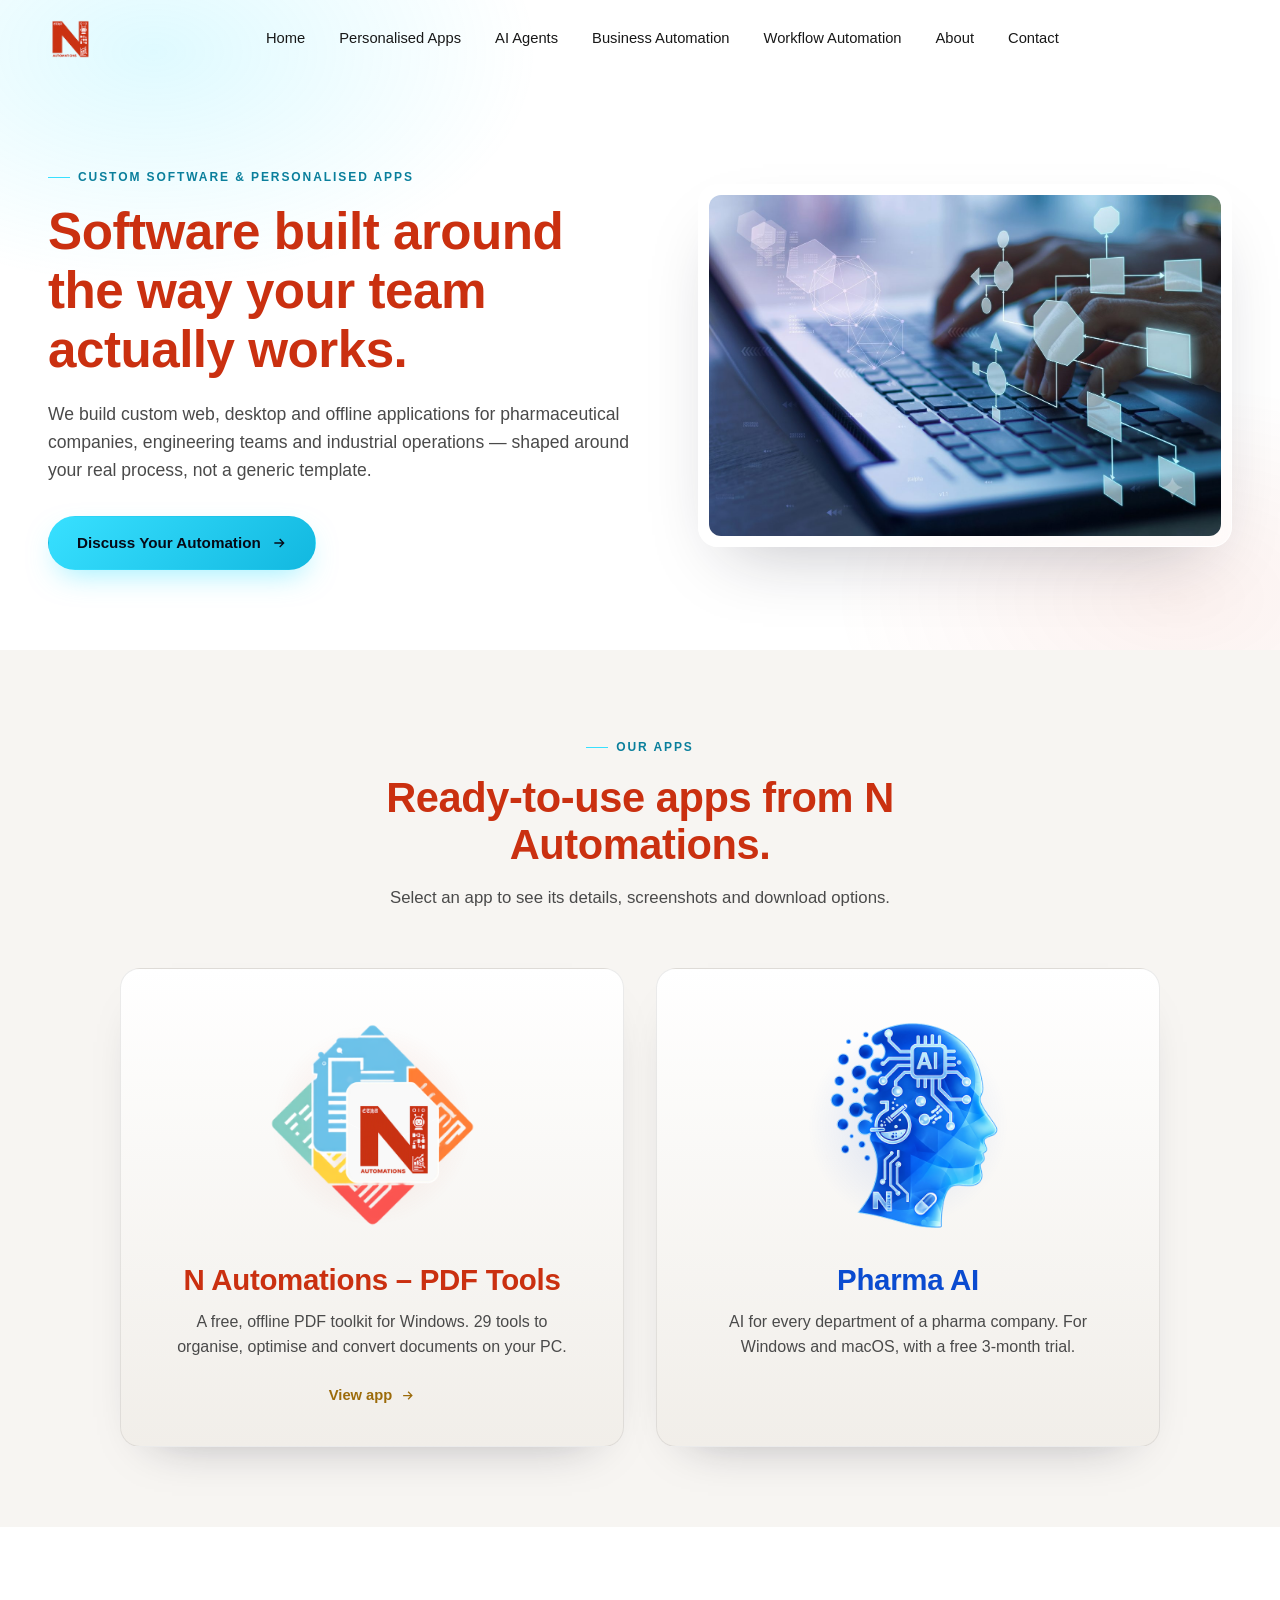
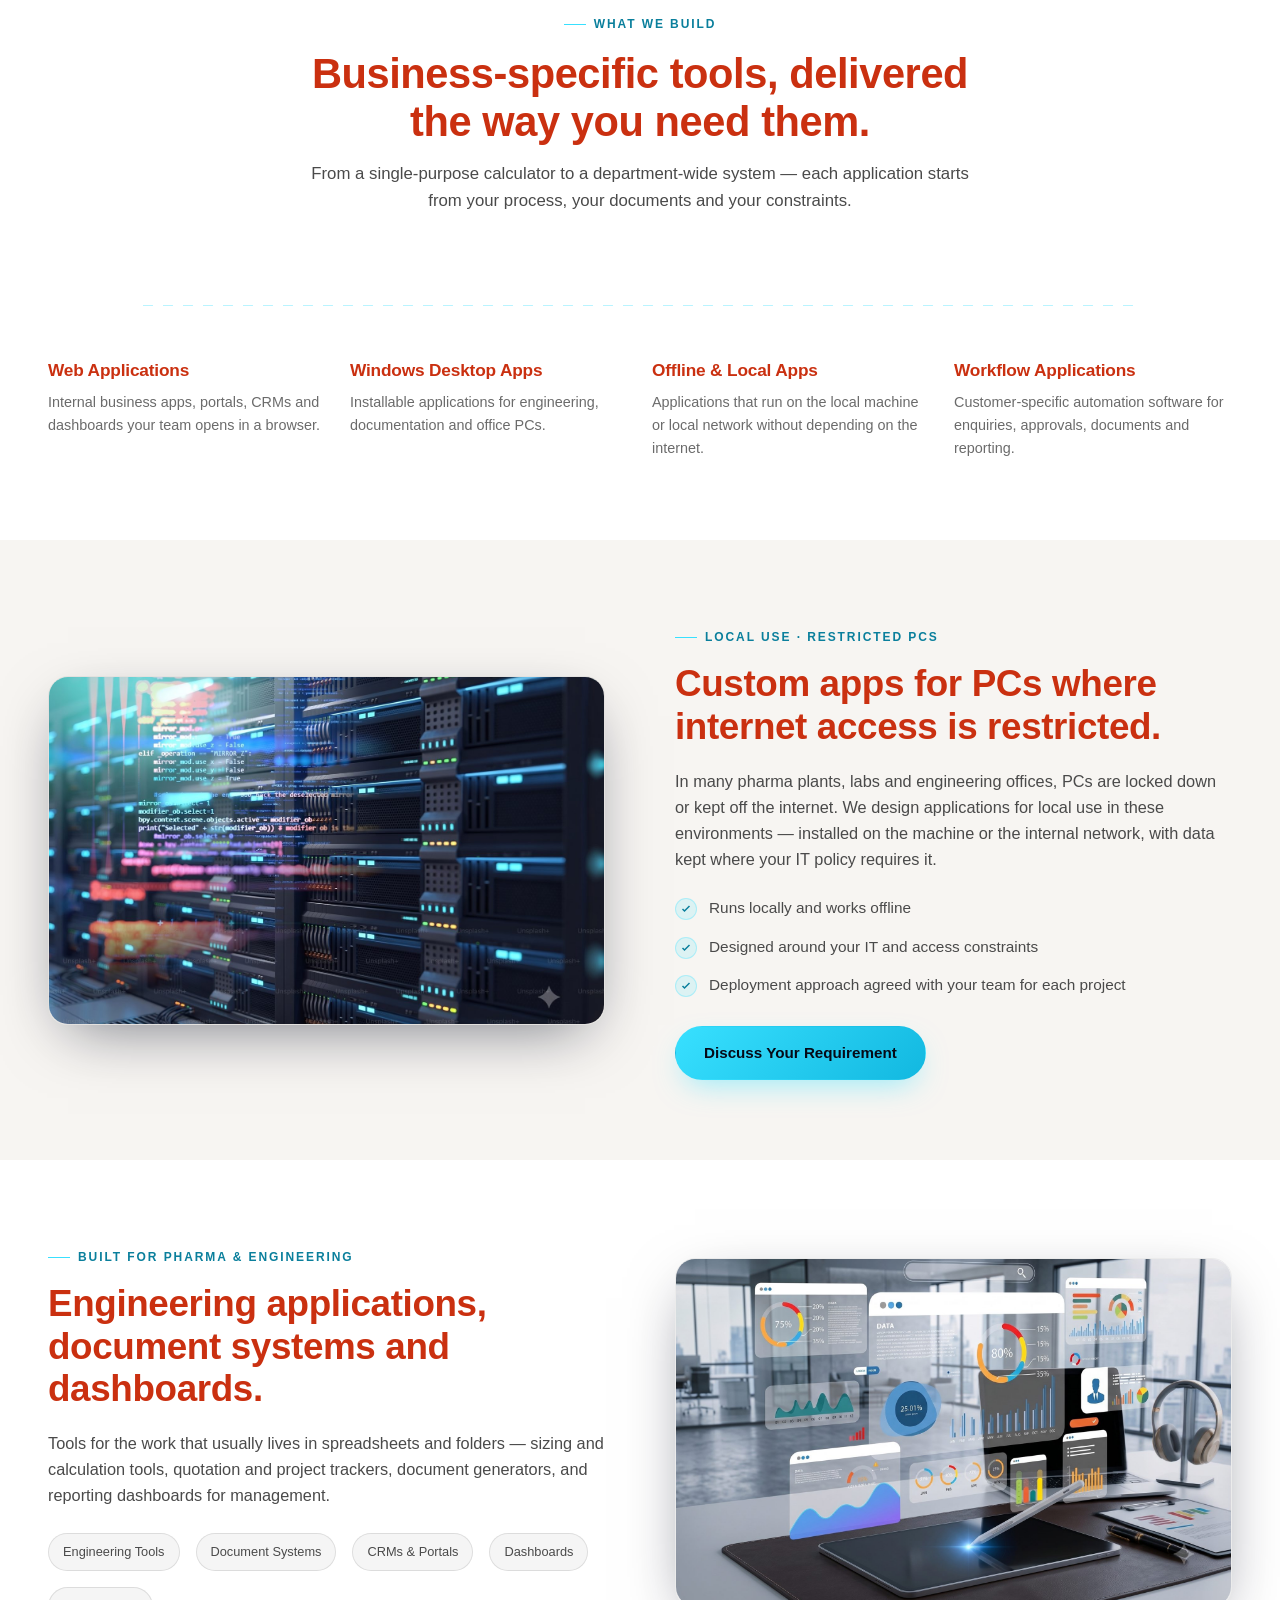
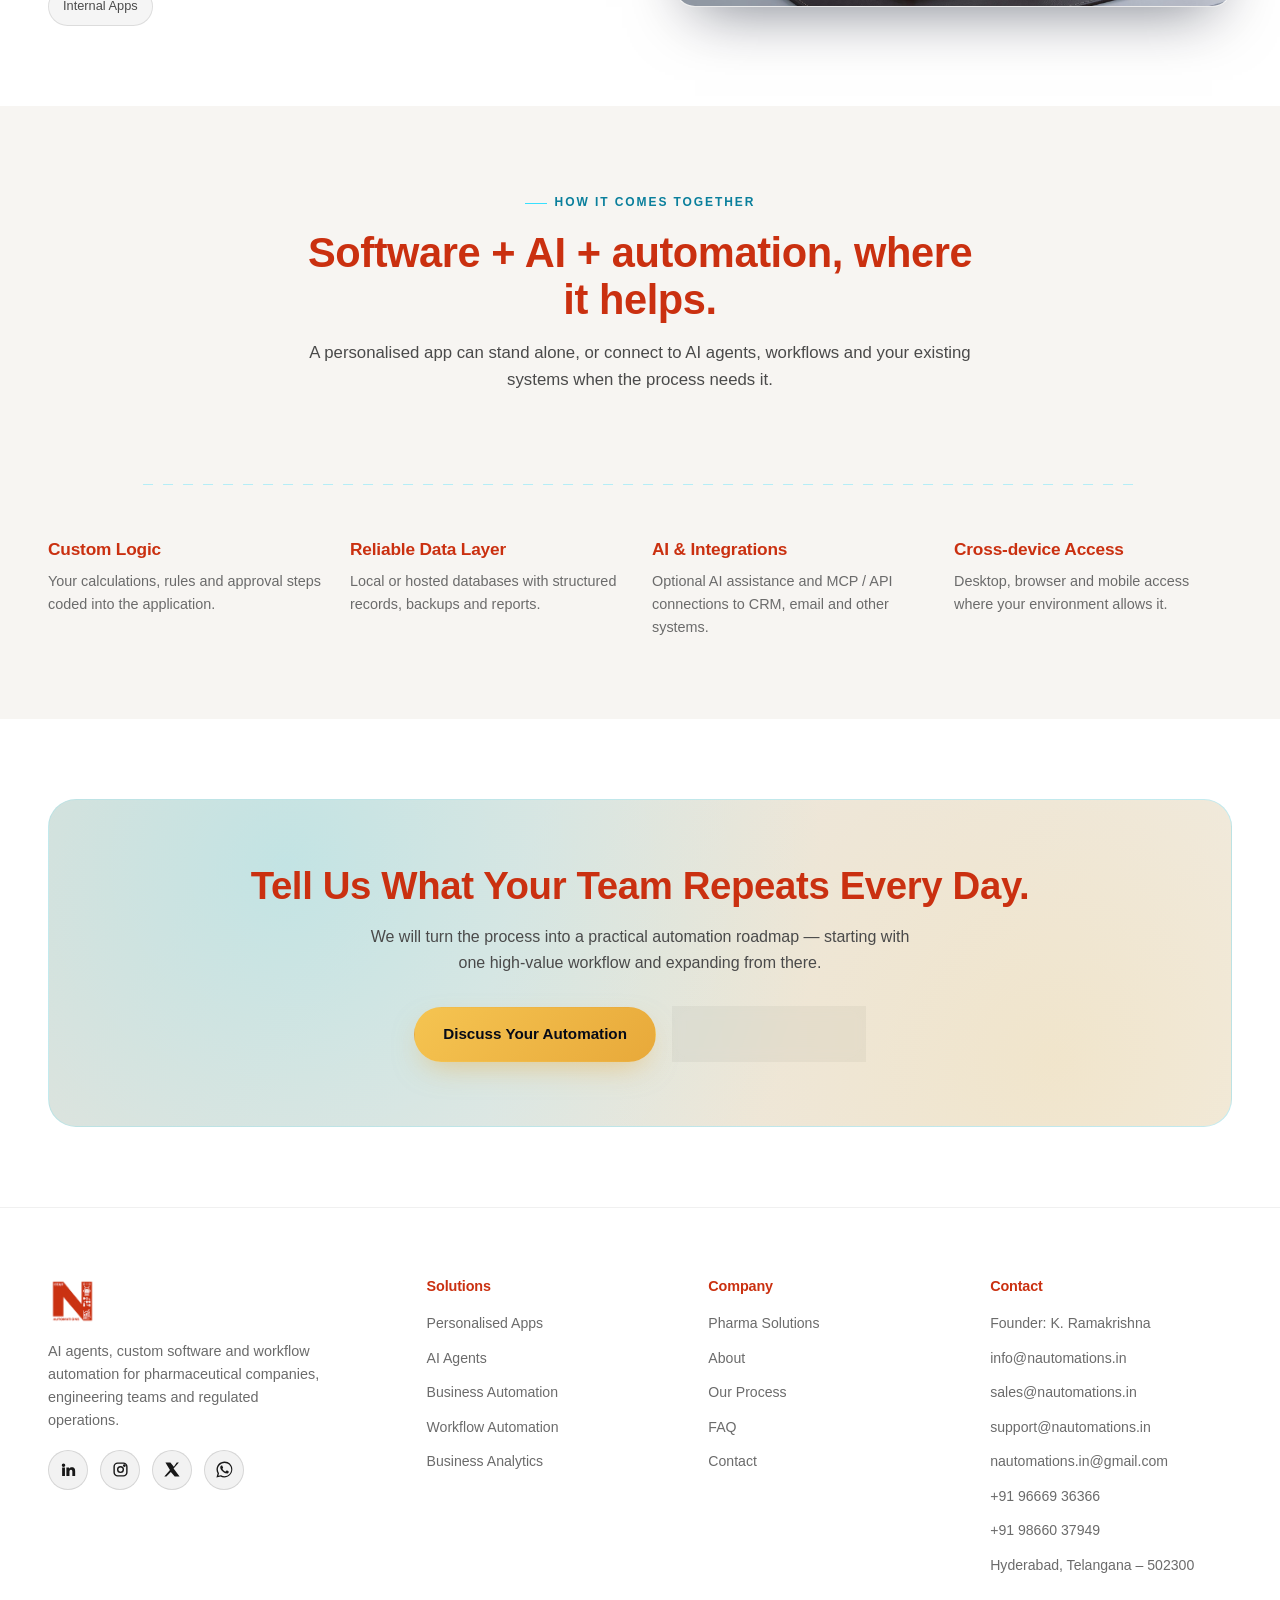
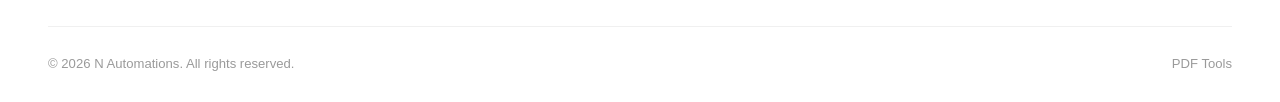
<file: personalised-apps.html>
<!DOCTYPE html>
<html lang="en">
<head>
<meta charset="UTF-8">
<meta name="viewport" content="width=device-width, initial-scale=1.0">
<title>Personalised Apps &amp; Custom Software for Pharmaceutical Companies — N Automations</title>
<meta name="description" content="Custom software and personalised business applications for pharmaceutical companies and engineering teams — web apps, Windows desktop apps, and offline applications for restricted PCs without internet access.">
<link rel="stylesheet" href="css/style.css">
<link rel="icon" type="image/png" href="assets/images/logo.png">
<style>
/* Personalised Apps page: "Our Apps" tiles; colours and sizes come from css/style.css */
.ap-grid{display:grid;grid-template-columns:repeat(2,minmax(0,1fr));gap:32px;max-width:1040px;margin:0 auto;}
.ap-tile{position:relative;display:flex;flex-direction:column;align-items:center;text-align:center;padding:46px 36px 38px;border-radius:var(--radius-lg);background:linear-gradient(180deg,var(--navy-950) 0%,var(--navy-800) 100%);border:1px solid rgba(0,0,0,.08);box-shadow:0 22px 50px -34px rgba(20,20,40,.4);color:inherit;transition:transform .2s ease,border-color .35s ease,box-shadow .35s ease;}
.ap-tile:hover{transform:translateY(-8px);border-color:rgba(56,224,255,.4);box-shadow:var(--shadow-glow);}
.ap-tile:focus-visible{outline:3px solid var(--cyan-500);outline-offset:4px;border-color:rgba(56,224,255,.4);box-shadow:var(--shadow-glow);}
.ap-logo{position:relative;width:min(220px,62%);margin-bottom:28px;}
.ap-logo::before{content:"";position:absolute;inset:4%;border-radius:50%;background:radial-gradient(circle,rgba(202,48,16,.13) 0%,rgba(202,48,16,0) 70%);}
.ap-tile.ap-pharma .ap-logo::before{background:radial-gradient(circle,rgba(10,75,208,.15) 0%,rgba(10,75,208,0) 70%);}
.ap-logo img{position:relative;width:100%;height:auto;transition:transform .45s ease;}
.ap-tile:hover .ap-logo img,.ap-tile:focus-visible .ap-logo img{transform:scale(1.05);}
.ap-tile h3{font-size:clamp(1.45rem,2.3vw,1.85rem);margin-bottom:12px;}
.ap-tile.ap-pharma h3{color:#0A4BD0;}
.ap-tile p{color:var(--ink-300);font-size:1rem;line-height:1.6;max-width:400px;}
.ap-cue{margin-top:auto;padding-top:24px;display:inline-flex;align-items:center;gap:8px;font-size:.92rem;font-weight:600;color:var(--gold-text);}
.ap-cue svg{width:15px;height:15px;transition:transform .25s ease;}
.ap-tile:hover .ap-cue svg,.ap-tile:focus-visible .ap-cue svg{transform:translateX(4px);}
@media (max-width:760px){.ap-grid{grid-template-columns:1fr;gap:24px;}.ap-tile{padding:36px 22px 30px;}.ap-logo{width:min(180px,60%);margin-bottom:22px;}}
@media (prefers-reduced-motion:reduce){.ap-tile,.ap-logo img,.ap-cue svg{transition:none;}.ap-tile:hover,.ap-tile.tilt{transform:none !important;}.ap-tile:hover .ap-logo img,.ap-tile:focus-visible .ap-logo img,.ap-tile:hover .ap-cue svg,.ap-tile:focus-visible .ap-cue svg{transform:none;}}
</style>
</head>
<body>
<header class="navbar" id="navbar">
  <div class="container nav-inner">
    <a href="index.html" class="brand"><img src="assets/images/logo.png" alt="N Automations" class="brand-logo"></a>
    <nav class="nav-links" id="navLinks">
      <a href="index.html">Home</a>
      <a href="personalised-apps.html">Personalised Apps</a>
      <a href="ai-agents.html">AI Agents</a>
      <a href="business-automation.html">Business Automation</a>
      <a href="workflow-automation.html">Workflow Automation</a>
      <a href="index.html#about">About</a>
      <a href="contact.html">Contact</a>
    </nav>
    <div class="nav-cta">
      <button class="nav-toggle" id="navToggle" aria-label="Toggle menu"><span></span><span></span><span></span></button>
    </div>
  </div>
</header>

<section class="page-hero">
  <div class="container">
    <div class="ph-grid">
      <div class="reveal">
        <div class="eyebrow">Custom Software &amp; Personalised Apps</div>
        <h1>Software built around the way your team actually works.</h1>
        <p class="lead">We build custom web, desktop and offline applications for pharmaceutical companies, engineering teams and industrial operations — shaped around your real process, not a generic template.</p>
        <div class="hero-actions">
          <a href="contact.html" class="btn btn-primary">Discuss Your Automation <svg viewBox="0 0 24 24" fill="none" stroke="currentColor" stroke-width="2"><path d="M5 12h14M13 6l6 6-6 6"/></svg></a>
        </div>
      </div>
      <div class="reveal">
        <div class="glass-panel" data-tilt>
          <img src="assets/images/workflows/coding-flow.jpg" alt="Custom business application logic being developed">
        </div>
      </div>
    </div>
  </div>
</section>

<section class="section-tight" id="apps" style="background:var(--navy-900)">
  <div class="container">
    <div class="section-head center reveal">
      <div class="eyebrow" style="justify-content:center">Our Apps</div>
      <h2>Ready-to-use apps from N Automations.</h2>
      <p>Select an app to see its details, screenshots and download options.</p>
    </div>
    <div class="ap-grid reveal">
      <a href="pdf-tools.html" class="ap-tile" id="pdf-tools" data-tilt aria-labelledby="apPdfName" aria-describedby="apPdfText">
        <span class="ap-logo"><img src="assets/images/pdf-tools/logo.png" alt="N Automations – PDF Tools logo" width="512" height="512"></span>
        <h3 id="apPdfName">N Automations&nbsp;– PDF&nbsp;Tools</h3>
        <p id="apPdfText">A free, offline PDF toolkit for Windows. 29 tools to organise, optimise and convert documents on your PC.</p>
        <span class="ap-cue" aria-hidden="true">View app <svg viewBox="0 0 24 24" fill="none" stroke="currentColor" stroke-width="2"><path d="M5 12h14M13 6l6 6-6 6"/></svg></span>
      </a>
      <a href="pharma-ai.html" class="ap-tile ap-pharma" id="pharma-ai" data-tilt aria-labelledby="apPharmaName" aria-describedby="apPharmaText">
        <span class="ap-logo"><img src="assets/images/pharma-ai/logo-large.png" alt="Pharma AI logo" width="560" height="560"></span>
        <h3 id="apPharmaName">Pharma AI</h3>
        <p id="apPharmaText">AI for every department of a pharma company. For Windows and macOS, with a free 3-month trial.</p>
        <span class="ap-cue" aria-hidden="true">View app <svg viewBox="0 0 24 24" fill="none" stroke="currentColor" stroke-width="2"><path d="M5 12h14M13 6l6 6-6 6"/></svg></span>
      </a>
    </div>
  </div>
</section>

<section class="section-tight">
  <div class="container">
    <div class="section-head center reveal">
      <div class="eyebrow" style="justify-content:center">What We Build</div>
      <h2>Business-specific tools, delivered the way you need them.</h2>
      <p>From a single-purpose calculator to a department-wide system — each application starts from your process, your documents and your constraints.</p>
    </div>
    <div class="process-grid reveal">
      <div class="process-step" data-tilt><div class="step-num">01</div><h3>Web Applications</h3><p>Internal business apps, portals, CRMs and dashboards your team opens in a browser.</p></div>
      <div class="process-step" data-tilt><div class="step-num">02</div><h3>Windows Desktop Apps</h3><p>Installable applications for engineering, documentation and office PCs.</p></div>
      <div class="process-step" data-tilt><div class="step-num">03</div><h3>Offline &amp; Local Apps</h3><p>Applications that run on the local machine or local network without depending on the internet.</p></div>
      <div class="process-step" data-tilt><div class="step-num">04</div><h3>Workflow Applications</h3><p>Customer-specific automation software for enquiries, approvals, documents and reporting.</p></div>
    </div>
  </div>
</section>

<section class="section-tight" id="restricted-pc" style="background:var(--navy-900)">
  <div class="container">
    <div class="split reveal">
      <div class="split-media"><img src="assets/images/workflows/data-server.jpg" alt="Local data and application layer inside a company network"></div>
      <div class="split-copy">
        <div class="eyebrow">Local Use · Restricted PCs</div>
        <h2>Custom apps for PCs where internet access is restricted.</h2>
        <p>In many pharma plants, labs and engineering offices, PCs are locked down or kept off the internet. We design applications for local use in these environments — installed on the machine or the internal network, with data kept where your IT policy requires it.</p>
        <ul class="check-list">
          <li><span class="tick"><svg viewBox="0 0 24 24" fill="none" stroke="currentColor" stroke-width="3"><path d="M5 12l4 4 10-10"/></svg></span>Runs locally and works offline</li>
          <li><span class="tick"><svg viewBox="0 0 24 24" fill="none" stroke="currentColor" stroke-width="3"><path d="M5 12l4 4 10-10"/></svg></span>Designed around your IT and access constraints</li>
          <li><span class="tick"><svg viewBox="0 0 24 24" fill="none" stroke="currentColor" stroke-width="3"><path d="M5 12l4 4 10-10"/></svg></span>Deployment approach agreed with your team for each project</li>
        </ul>
        <a href="contact.html" class="btn btn-primary">Discuss Your Requirement</a>
      </div>
    </div>
  </div>
</section>

<section class="section-tight">
  <div class="container">
    <div class="split reverse reveal">
      <div class="split-media"><img src="assets/images/business-automation/dashboard-tablet.jpg" alt="Custom dashboard and document system for an engineering team"></div>
      <div class="split-copy">
        <div class="eyebrow">Built for Pharma &amp; Engineering</div>
        <h2>Engineering applications, document systems and dashboards.</h2>
        <p>Tools for the work that usually lives in spreadsheets and folders — sizing and calculation tools, quotation and project trackers, document generators, and reporting dashboards for management.</p>
        <div class="stack-row">
          <span class="stack-pill">Engineering Tools</span>
          <span class="stack-pill">Document Systems</span>
          <span class="stack-pill">CRMs &amp; Portals</span>
          <span class="stack-pill">Dashboards</span>
          <span class="stack-pill">Internal Apps</span>
        </div>
      </div>
    </div>
  </div>
</section>

<section class="section-tight" style="background:var(--navy-900)">
  <div class="container">
    <div class="section-head center reveal">
      <div class="eyebrow" style="justify-content:center">How It Comes Together</div>
      <h2>Software + AI + automation, where it helps.</h2>
      <p>A personalised app can stand alone, or connect to AI agents, workflows and your existing systems when the process needs it.</p>
    </div>
    <div class="process-grid reveal">
      <div class="process-step" data-tilt><div class="step-num">01</div><h3>Custom Logic</h3><p>Your calculations, rules and approval steps coded into the application.</p></div>
      <div class="process-step" data-tilt><div class="step-num">02</div><h3>Reliable Data Layer</h3><p>Local or hosted databases with structured records, backups and reports.</p></div>
      <div class="process-step" data-tilt><div class="step-num">03</div><h3>AI &amp; Integrations</h3><p>Optional AI assistance and MCP / API connections to CRM, email and other systems.</p></div>
      <div class="process-step" data-tilt><div class="step-num">04</div><h3>Cross-device Access</h3><p>Desktop, browser and mobile access where your environment allows it.</p></div>
    </div>
  </div>
</section>

<section class="section-tight">
  <div class="container reveal">
    <div class="cta-banner">
      <h2>Tell Us What Your Team Repeats Every Day.</h2>
      <p>We will turn the process into a practical automation roadmap — starting with one high-value workflow and expanding from there.</p>
      <div class="cta-actions">
        <a href="contact.html" class="btn btn-gold">Discuss Your Automation</a>
        <a href="https://wa.me/919666936366?text=Hi%2C%20I%27m%20interested%20in%20N-Automations%20services" target="_blank" rel="noopener" class="btn btn-ghost">Chat on WhatsApp</a>
      </div>
    </div>
  </div>
</section>

<footer>
  <div class="container">
    <div class="footer-grid">
      <div class="footer-brand">
        <a href="index.html" class="brand"><img src="assets/images/logo.png" alt="N Automations" class="brand-logo footer-logo"></a>
        <p>AI agents, custom software and workflow automation for pharmaceutical companies, engineering teams and regulated operations.</p>
        <div class="social-row">
          <a href="https://www.linkedin.com/in/n-automations-undefined-4bb5a7438/" target="_blank" rel="noopener" aria-label="LinkedIn"><svg viewBox="0 0 24 24" fill="currentColor"><path d="M4.98 3.5a2.5 2.5 0 1 1 0 5 2.5 2.5 0 0 1 0-5zM3 9h4v12H3zM9 9h3.8v1.7h.05c.53-.95 1.83-1.95 3.77-1.95 4.03 0 4.78 2.55 4.78 5.87V21h-4v-5.6c0-1.34-.02-3.06-1.87-3.06-1.87 0-2.16 1.45-2.16 2.96V21H9z"/></svg></a>
          <a href="https://www.instagram.com/nautomations.in/" target="_blank" rel="noopener" aria-label="Instagram"><svg viewBox="0 0 24 24" fill="none" stroke="currentColor" stroke-width="2"><rect x="3" y="3" width="18" height="18" rx="5"/><circle cx="12" cy="12" r="4"/><circle cx="17.5" cy="6.5" r="1"/></svg></a>
          <a href="https://x.com/nautomationsin" target="_blank" rel="noopener" aria-label="X (Twitter)"><svg viewBox="0 0 24 24" fill="currentColor"><path d="M18 2h3l-7.5 8.6L22 22h-6.9l-5.4-6.6L3.4 22H0.4l8-9.2L2 2h7l4.9 6z"/></svg></a>
          <a href="https://wa.me/919666936366?text=Hi%2C%20I%27m%20interested%20in%20N-Automations%20services" target="_blank" rel="noopener" aria-label="WhatsApp"><svg viewBox="0 0 24 24" fill="currentColor"><path d="M17.47 14.38c-.3-.15-1.76-.87-2.03-.97-.27-.1-.47-.15-.67.15-.2.3-.77.97-.94 1.17-.17.2-.35.22-.64.07-.3-.15-1.26-.46-2.4-1.48-.89-.79-1.49-1.77-1.66-2.07-.17-.3-.02-.46.13-.61.13-.13.3-.35.45-.52.15-.17.2-.3.3-.5.1-.2.05-.37-.02-.52-.07-.15-.67-1.61-.92-2.2-.24-.58-.49-.5-.67-.51h-.57c-.2 0-.52.07-.79.37-.27.3-1.04 1.02-1.04 2.48s1.07 2.88 1.21 3.08c.15.2 2.1 3.2 5.08 4.49.71.31 1.26.49 1.69.63.71.23 1.36.2 1.87.12.57-.09 1.76-.72 2.01-1.41.25-.69.25-1.29.17-1.41-.07-.12-.27-.2-.57-.35zM12.05 21.5a9.4 9.4 0 0 1-4.79-1.31l-.34-.2-3.56.93.95-3.47-.22-.36a9.4 9.4 0 0 1-1.44-5.01c0-5.2 4.23-9.43 9.43-9.43 2.52 0 4.89.98 6.67 2.77a9.37 9.37 0 0 1 2.76 6.67c0 5.2-4.24 9.43-9.43 9.43zm8.03-17.46A11.28 11.28 0 0 0 12.05.72C5.8.72.7 5.8.7 12.07c0 2 .52 3.95 1.52 5.67L.6 23.28l5.67-1.49a11.3 11.3 0 0 0 5.42 1.38c6.26 0 11.35-5.09 11.35-11.35 0-3.03-1.18-5.88-3.33-8.03z"/></svg></a>
        </div>
      </div>
      <div class="footer-col">
        <h4>Solutions</h4>
        <ul>
          <li><a href="personalised-apps.html">Personalised Apps</a></li>
          <li><a href="ai-agents.html">AI Agents</a></li>
          <li><a href="business-automation.html">Business Automation</a></li>
          <li><a href="workflow-automation.html">Workflow Automation</a></li>
          <li><a href="business-automation.html#analysis">Business Analytics</a></li>
        </ul>
      </div>
      <div class="footer-col">
        <h4>Company</h4>
        <ul>
          <li><a href="index.html#pharma">Pharma Solutions</a></li>
          <li><a href="index.html#about">About</a></li>
          <li><a href="index.html#process">Our Process</a></li>
          <li><a href="index.html#faq">FAQ</a></li>
          <li><a href="contact.html">Contact</a></li>
        </ul>
      </div>
      <div class="footer-col">
        <h4>Contact</h4>
        <ul>
          <li>Founder: K. Ramakrishna</li>
          <li><a href="mailto:info@nautomations.in">info@nautomations.in</a></li>
          <li><a href="mailto:sales@nautomations.in">sales@nautomations.in</a></li>
          <li><a href="mailto:support@nautomations.in">support@nautomations.in</a></li>
          <li><a href="mailto:nautomations.in@gmail.com">nautomations.in@gmail.com</a></li>
          <li><a href="tel:+919666936366">+91 96669 36366</a></li>
          <li><a href="tel:+919866037949">+91 98660 37949</a></li>
          <li>Hyderabad, Telangana – 502300</li>
        </ul>
      </div>
    </div>
    <div class="footer-bottom">
      <span>© <span id="year"></span> N Automations. All rights reserved.</span>
      <div class="footer-legal">
        <a href="/pdf-tools/">PDF Tools</a>
      </div>
    </div>
  </div>
</footer>

<button class="to-top" id="toTop" aria-label="Back to top">
  <svg viewBox="0 0 24 24" width="20" height="20" fill="none" stroke="currentColor" stroke-width="2"><path d="M12 19V5M5 12l7-7 7 7"/></svg>
</button>

<script src="js/script.js"></script>
</body>
</html>
</file>
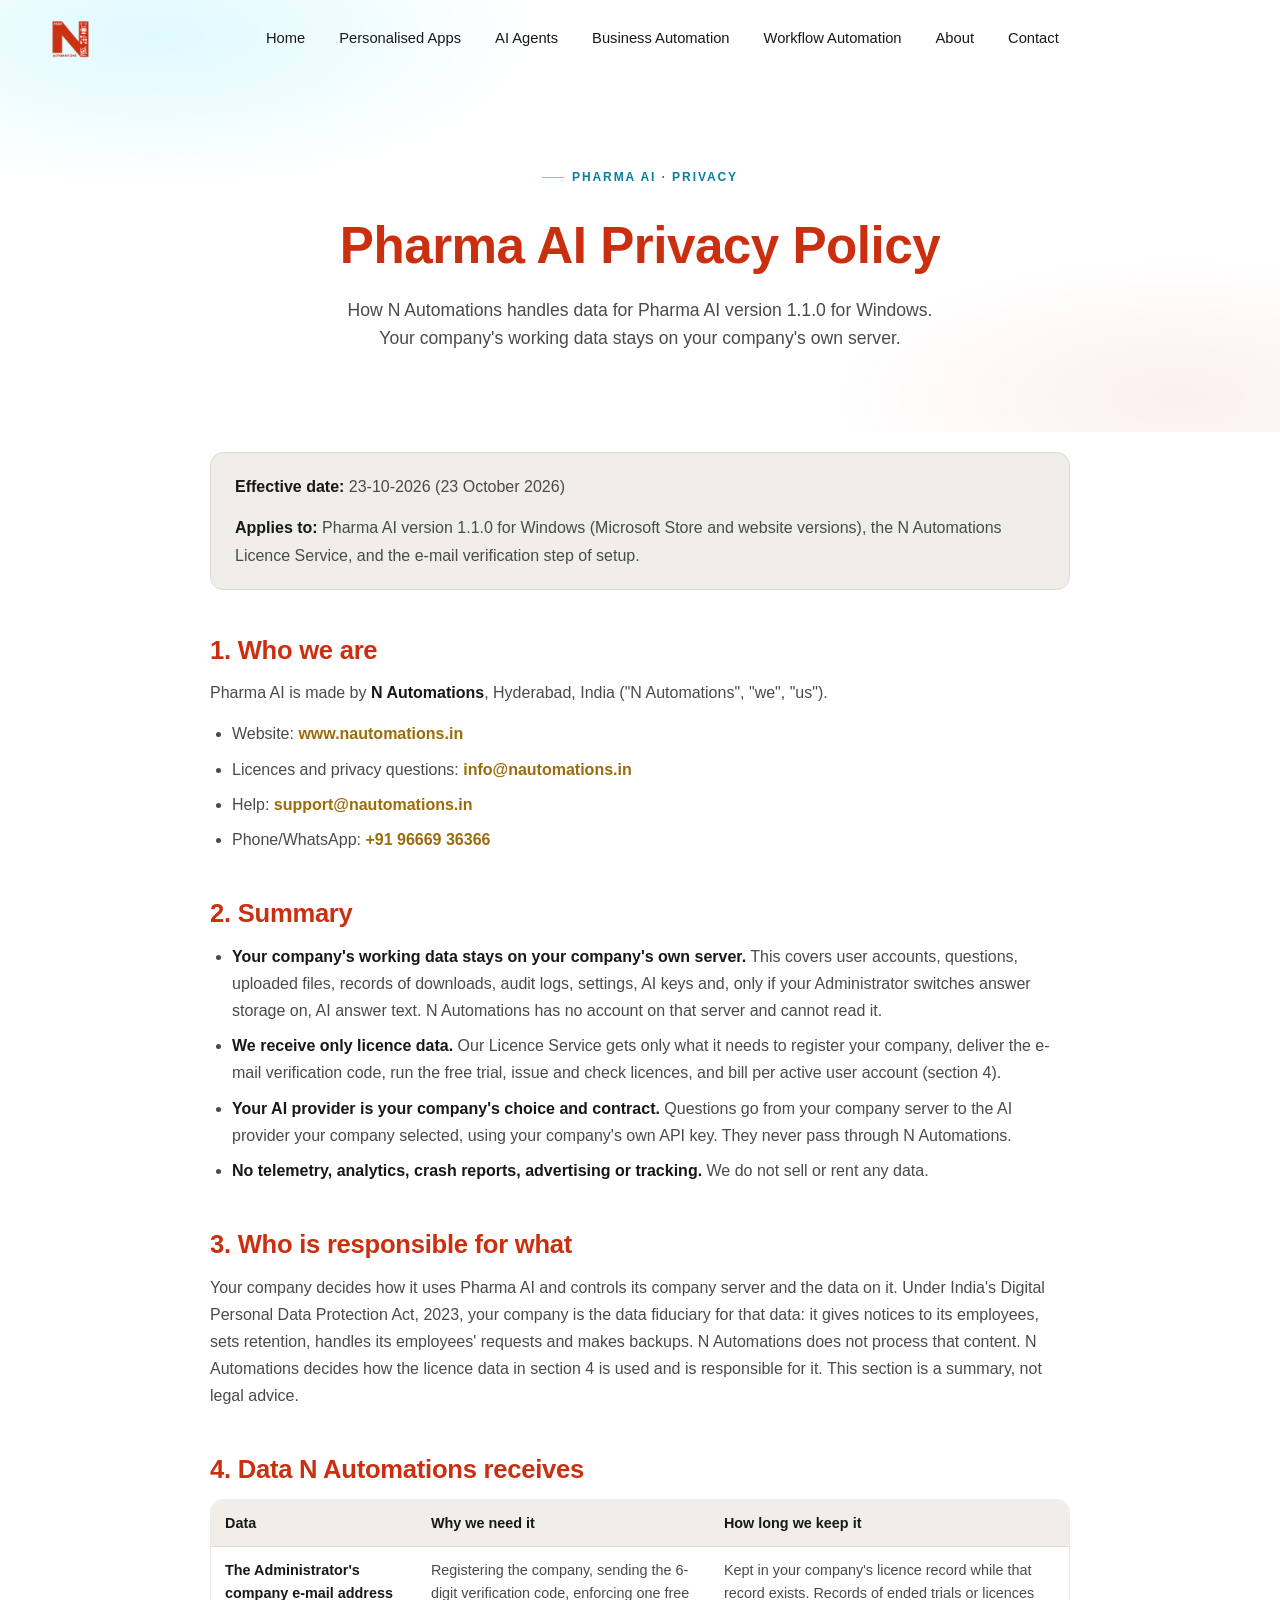
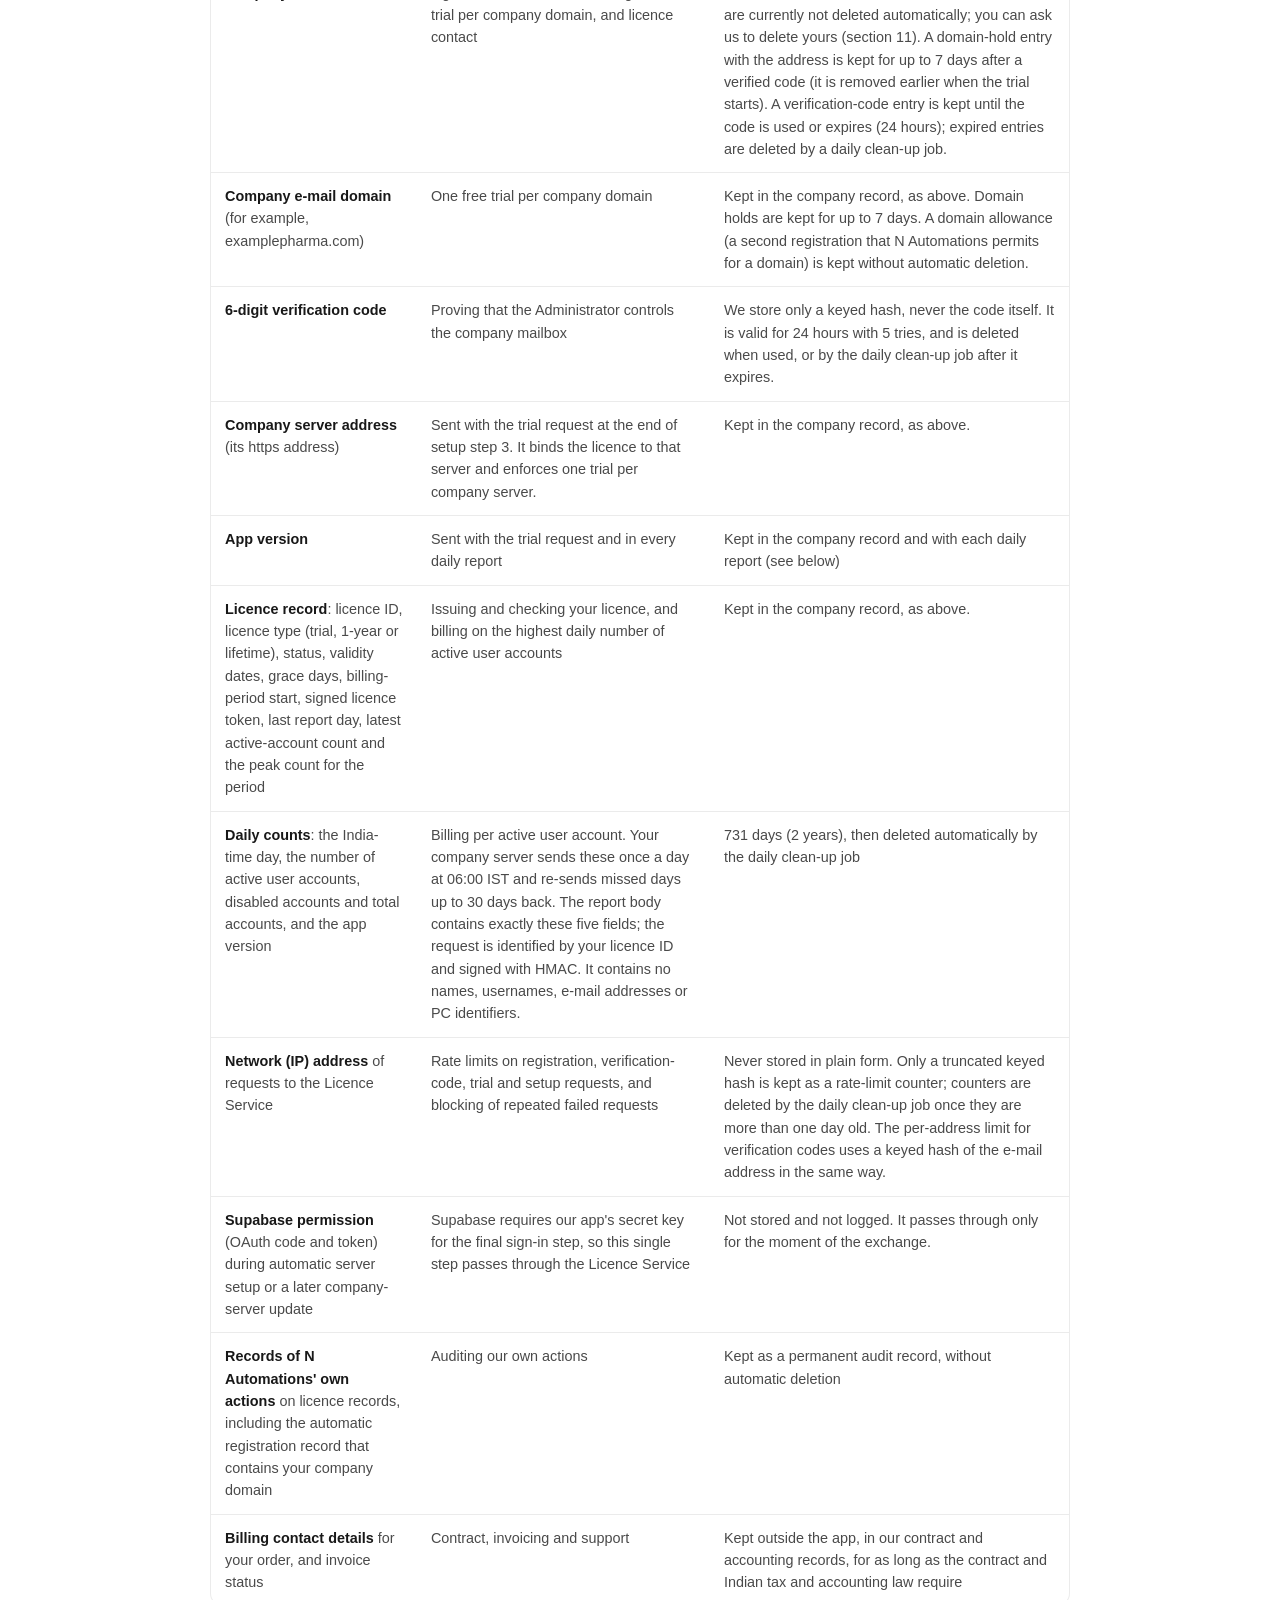
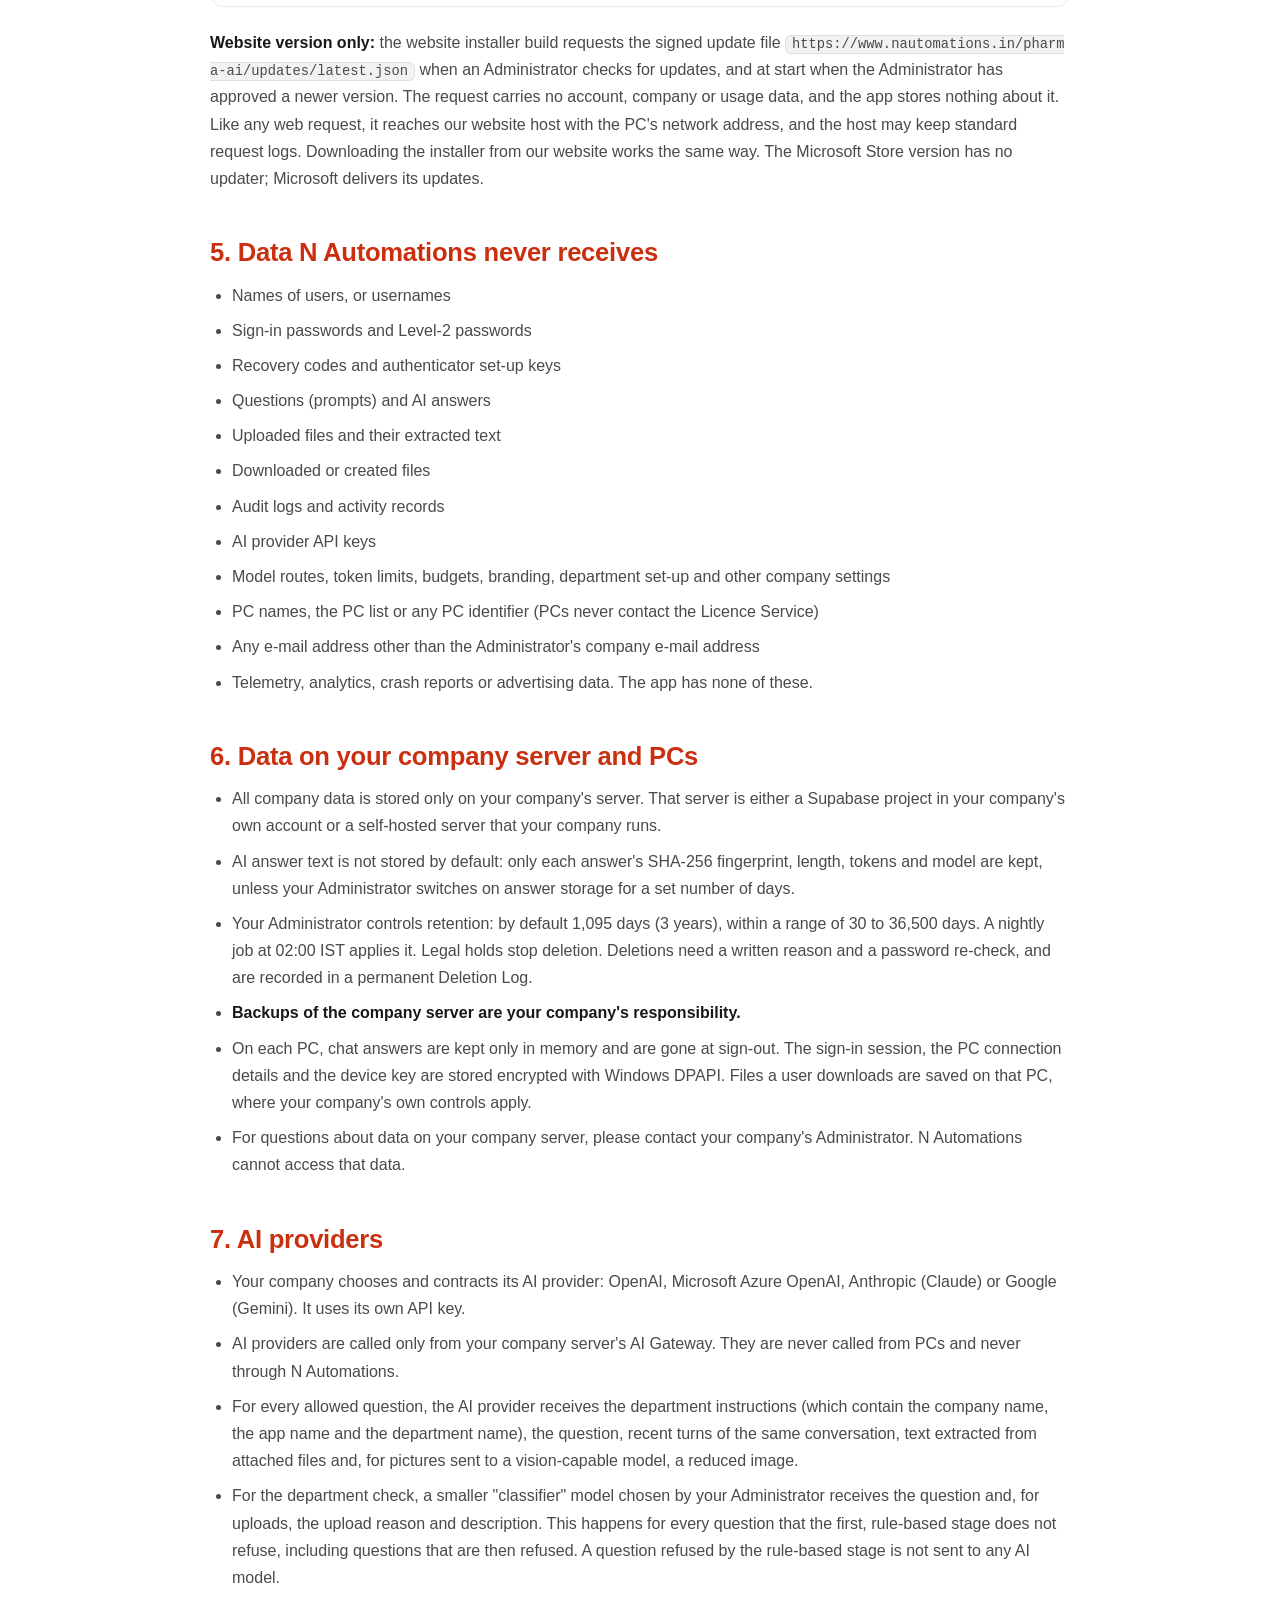
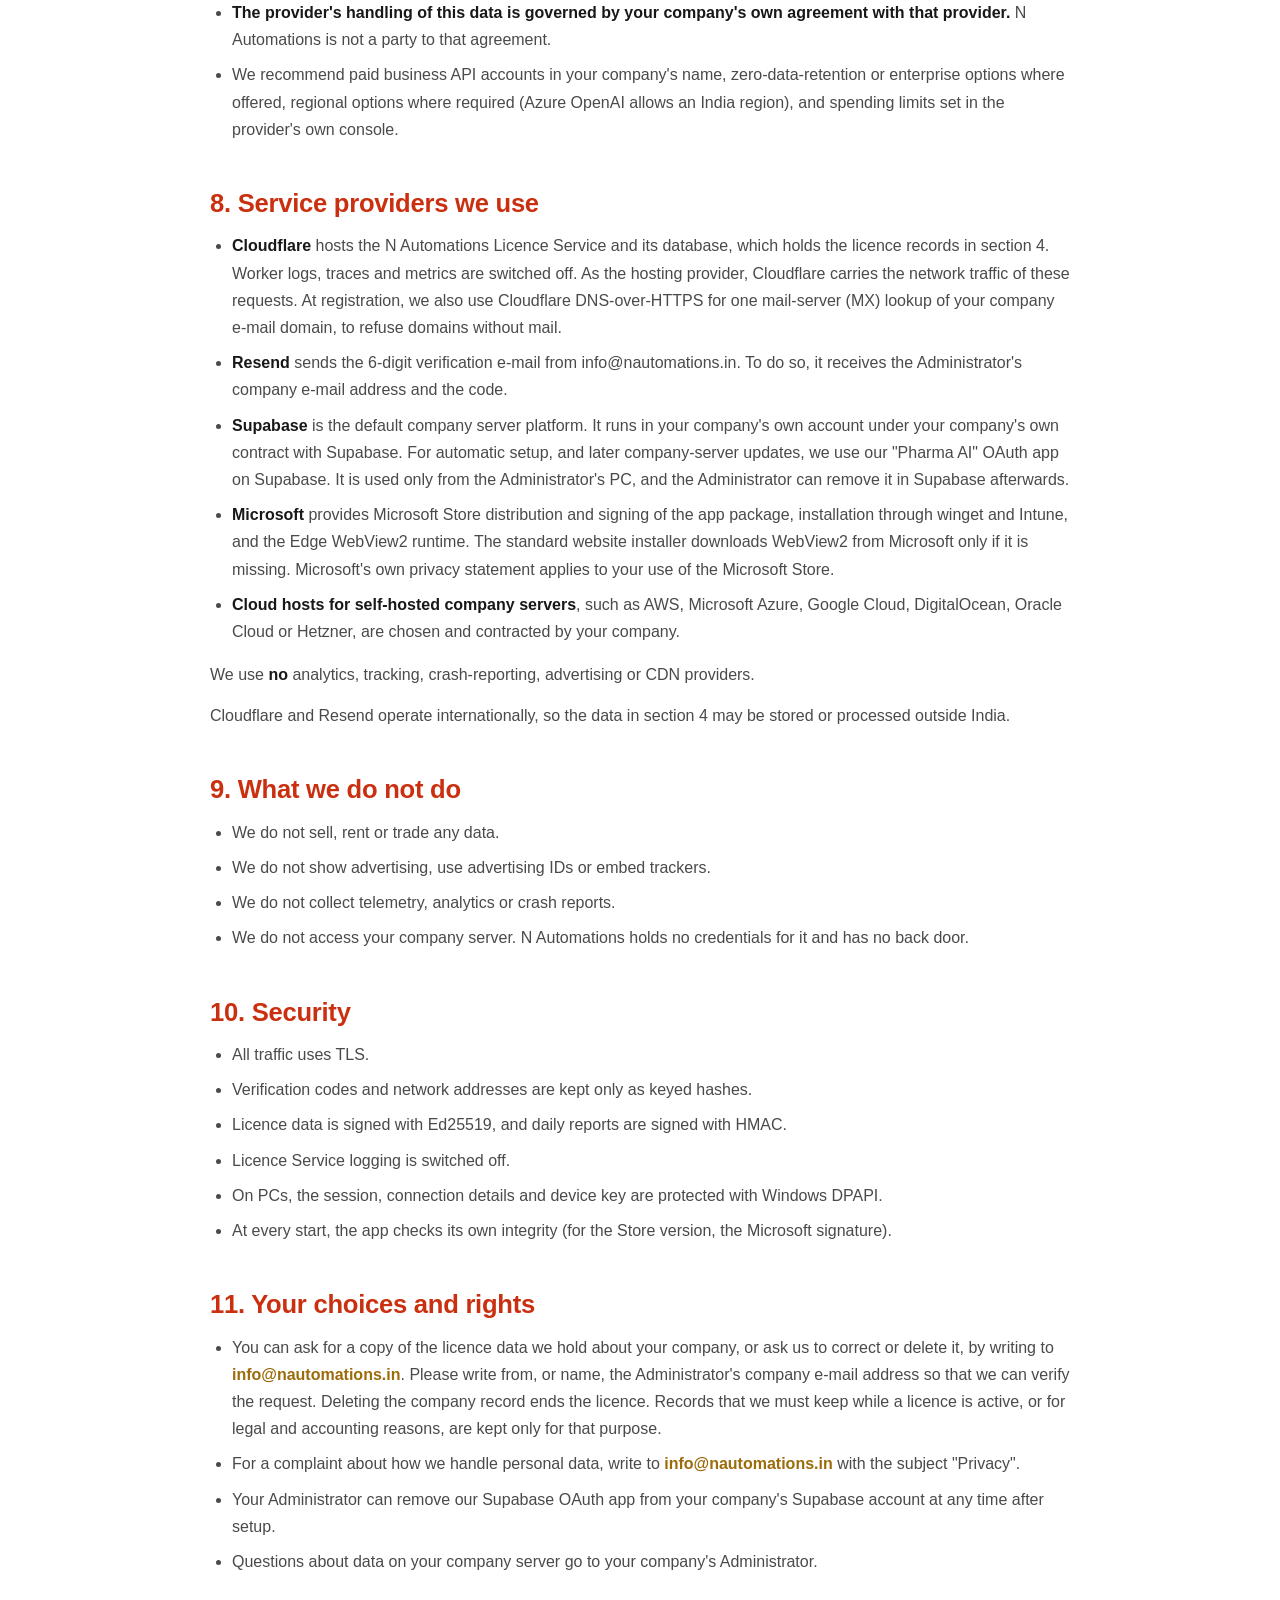
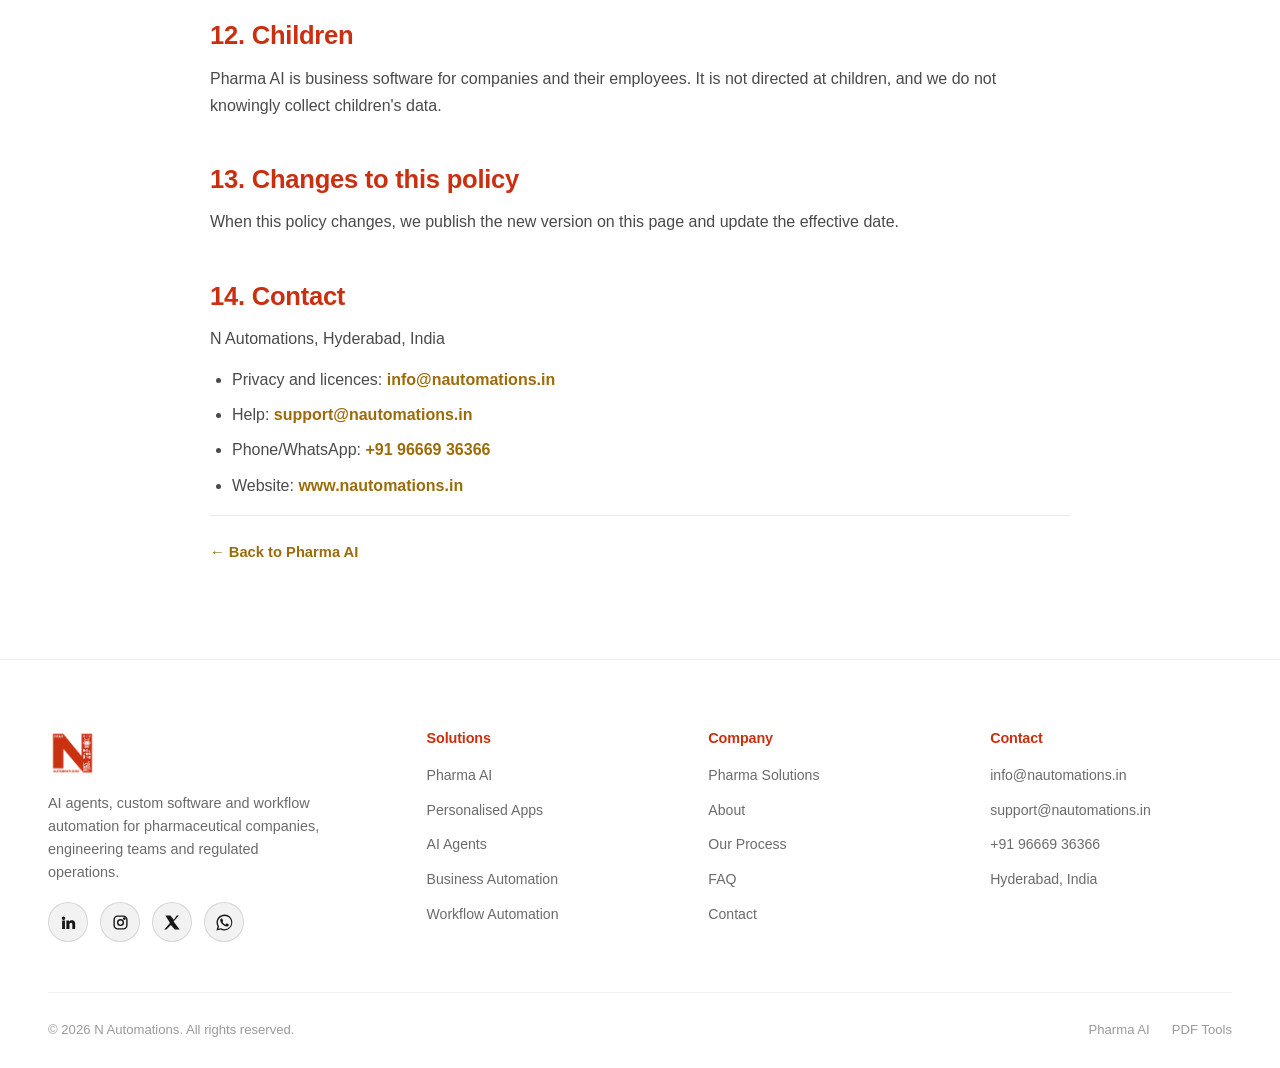
<file: pharma-ai-privacy.html>
<!DOCTYPE html>
<html lang="en">
<head>
<meta charset="UTF-8">
<meta name="viewport" content="width=device-width, initial-scale=1.0">
<title>Pharma AI Privacy Policy | N Automations</title>
<meta name="description" content="Privacy policy for Pharma AI 1.1.0 by N Automations. Your company's working data stays on your company's own server; N Automations receives only licence data. No telemetry, analytics or advertising.">
<link rel="stylesheet" href="css/style.css">
<link rel="icon" type="image/png" href="assets/images/logo.png">
<style>
/* Pharma AI privacy policy: readable long-form text; colours come from css/style.css */
.pa-policy{max-width:860px;margin:0 auto;color:var(--ink-300);font-size:1rem;line-height:1.7;}
.pa-policy h2{font-size:clamp(1.3rem,2.4vw,1.6rem);margin:46px 0 14px;}
.pa-policy p{margin:0 0 14px;}
.pa-policy ul{list-style:disc;padding-left:22px;margin:0 0 16px;}
.pa-policy li{margin-bottom:8px;}
.pa-policy strong{color:var(--ink-100);}
.pa-policy a{color:var(--gold-text);font-weight:600;word-break:break-word;}
.pa-policy a:hover{text-decoration:underline;}
.pa-policy code{font-family:Consolas,'Courier New',monospace;font-size:.86em;background:rgba(0,0,0,.05);border:1px solid rgba(0,0,0,.08);border-radius:6px;padding:1px 6px;word-break:break-all;}
.pa-policy-meta{background:var(--navy-800);border:1px solid rgba(0,0,0,.08);border-radius:var(--radius-md);padding:20px 24px;}
.pa-policy-meta p:last-child{margin-bottom:0;}
.pa-table-wrap{overflow-x:auto;margin:6px 0 22px;border:1px solid rgba(0,0,0,.08);border-radius:var(--radius-md);background:var(--white);}
.pa-table{width:100%;min-width:680px;border-collapse:collapse;font-size:.9rem;line-height:1.55;}
.pa-table th,.pa-table td{padding:12px 14px;text-align:left;vertical-align:top;border-bottom:1px solid rgba(0,0,0,.08);}
.pa-table th{background:var(--navy-800);color:var(--ink-100);font-weight:700;}
.pa-table tr:last-child td{border-bottom:none;}
.pa-table td:first-child{width:24%;}
.pa-back{margin-top:44px;padding-top:24px;border-top:1px solid rgba(0,0,0,.08);font-size:.92rem;}
</style>
</head>
<body>
<header class="navbar" id="navbar">
  <div class="container nav-inner">
    <a href="index.html" class="brand"><img src="assets/images/logo.png" alt="N Automations" class="brand-logo"></a>
    <nav class="nav-links" id="navLinks">
      <a href="index.html">Home</a>
      <a href="personalised-apps.html">Personalised Apps</a>
      <a href="ai-agents.html">AI Agents</a>
      <a href="business-automation.html">Business Automation</a>
      <a href="workflow-automation.html">Workflow Automation</a>
      <a href="index.html#about">About</a>
      <a href="contact.html">Contact</a>
    </nav>
    <div class="nav-cta">
      <button class="nav-toggle" id="navToggle" aria-label="Toggle menu"><span></span><span></span><span></span></button>
    </div>
  </div>
</header>

<section class="page-hero">
  <div class="container">
    <div class="section-head center reveal" style="margin-bottom:0">
      <div class="eyebrow" style="justify-content:center">Pharma AI · Privacy</div>
      <h1>Pharma AI Privacy Policy</h1>
      <p class="lead" style="margin-left:auto;margin-right:auto">How N Automations handles data for Pharma AI version 1.1.0 for Windows. Your company's working data stays on your company's own server.</p>
    </div>
  </div>
</section>

<section class="section-tight" style="padding-top:20px">
  <div class="container">
    <article class="pa-policy">
      <div class="pa-policy-meta">
        <p><strong>Effective date:</strong> 23-10-2026 (23 October 2026)</p>
        <p><strong>Applies to:</strong> Pharma AI version 1.1.0 for Windows (Microsoft Store and website versions), the N Automations Licence Service, and the e-mail verification step of setup.</p>
      </div>

      <h2 id="who-we-are">1. Who we are</h2>
      <p>Pharma AI is made by <strong>N Automations</strong>, Hyderabad, India ("N Automations", "we", "us").</p>
      <ul>
        <li>Website: <a href="index.html">www.nautomations.in</a></li>
        <li>Licences and privacy questions: <a href="mailto:info@nautomations.in">info@nautomations.in</a></li>
        <li>Help: <a href="mailto:support@nautomations.in">support@nautomations.in</a></li>
        <li>Phone/WhatsApp: <a href="tel:+919666936366">+91 96669 36366</a></li>
      </ul>

      <h2 id="summary">2. Summary</h2>
      <ul>
        <li><strong>Your company's working data stays on your company's own server.</strong> This covers user accounts, questions, uploaded files, records of downloads, audit logs, settings, AI keys and, only if your Administrator switches answer storage on, AI answer text. N Automations has no account on that server and cannot read it.</li>
        <li><strong>We receive only licence data.</strong> Our Licence Service gets only what it needs to register your company, deliver the e-mail verification code, run the free trial, issue and check licences, and bill per active user account (section 4).</li>
        <li><strong>Your AI provider is your company's choice and contract.</strong> Questions go from your company server to the AI provider your company selected, using your company's own API key. They never pass through N Automations.</li>
        <li><strong>No telemetry, analytics, crash reports, advertising or tracking.</strong> We do not sell or rent any data.</li>
      </ul>

      <h2 id="responsibility">3. Who is responsible for what</h2>
      <p>Your company decides how it uses Pharma AI and controls its company server and the data on it. Under India's Digital Personal Data Protection Act, 2023, your company is the data fiduciary for that data: it gives notices to its employees, sets retention, handles its employees' requests and makes backups. N Automations does not process that content. N Automations decides how the licence data in section 4 is used and is responsible for it. This section is a summary, not legal advice.</p>

      <h2 id="data-we-receive">4. Data N Automations receives</h2>
      <div class="pa-table-wrap">
        <table class="pa-table">
          <thead>
            <tr><th scope="col">Data</th><th scope="col">Why we need it</th><th scope="col">How long we keep it</th></tr>
          </thead>
          <tbody>
            <tr>
              <td><strong>The Administrator's company e-mail address</strong></td>
              <td>Registering the company, sending the 6-digit verification code, enforcing one free trial per company domain, and licence contact</td>
              <td>Kept in your company's licence record while that record exists. Records of ended trials or licences are currently not deleted automatically; you can ask us to delete yours (section 11). A domain-hold entry with the address is kept for up to 7 days after a verified code (it is removed earlier when the trial starts). A verification-code entry is kept until the code is used or expires (24 hours); expired entries are deleted by a daily clean-up job.</td>
            </tr>
            <tr>
              <td><strong>Company e-mail domain</strong> (for example, examplepharma.com)</td>
              <td>One free trial per company domain</td>
              <td>Kept in the company record, as above. Domain holds are kept for up to 7 days. A domain allowance (a second registration that N Automations permits for a domain) is kept without automatic deletion.</td>
            </tr>
            <tr>
              <td><strong>6-digit verification code</strong></td>
              <td>Proving that the Administrator controls the company mailbox</td>
              <td>We store only a keyed hash, never the code itself. It is valid for 24 hours with 5 tries, and is deleted when used, or by the daily clean-up job after it expires.</td>
            </tr>
            <tr>
              <td><strong>Company server address</strong> (its https address)</td>
              <td>Sent with the trial request at the end of setup step 3. It binds the licence to that server and enforces one trial per company server.</td>
              <td>Kept in the company record, as above.</td>
            </tr>
            <tr>
              <td><strong>App version</strong></td>
              <td>Sent with the trial request and in every daily report</td>
              <td>Kept in the company record and with each daily report (see below)</td>
            </tr>
            <tr>
              <td><strong>Licence record</strong>: licence ID, licence type (trial, 1-year or lifetime), status, validity dates, grace days, billing-period start, signed licence token, last report day, latest active-account count and the peak count for the period</td>
              <td>Issuing and checking your licence, and billing on the highest daily number of active user accounts</td>
              <td>Kept in the company record, as above.</td>
            </tr>
            <tr>
              <td><strong>Daily counts</strong>: the India-time day, the number of active user accounts, disabled accounts and total accounts, and the app version</td>
              <td>Billing per active user account. Your company server sends these once a day at 06:00 IST and re-sends missed days up to 30 days back. The report body contains exactly these five fields; the request is identified by your licence ID and signed with HMAC. It contains no names, usernames, e-mail addresses or PC identifiers.</td>
              <td>731 days (2 years), then deleted automatically by the daily clean-up job</td>
            </tr>
            <tr>
              <td><strong>Network (IP) address</strong> of requests to the Licence Service</td>
              <td>Rate limits on registration, verification-code, trial and setup requests, and blocking of repeated failed requests</td>
              <td>Never stored in plain form. Only a truncated keyed hash is kept as a rate-limit counter; counters are deleted by the daily clean-up job once they are more than one day old. The per-address limit for verification codes uses a keyed hash of the e-mail address in the same way.</td>
            </tr>
            <tr>
              <td><strong>Supabase permission</strong> (OAuth code and token) during automatic server setup or a later company-server update</td>
              <td>Supabase requires our app's secret key for the final sign-in step, so this single step passes through the Licence Service</td>
              <td>Not stored and not logged. It passes through only for the moment of the exchange.</td>
            </tr>
            <tr>
              <td><strong>Records of N Automations' own actions</strong> on licence records, including the automatic registration record that contains your company domain</td>
              <td>Auditing our own actions</td>
              <td>Kept as a permanent audit record, without automatic deletion</td>
            </tr>
            <tr>
              <td><strong>Billing contact details</strong> for your order, and invoice status</td>
              <td>Contract, invoicing and support</td>
              <td>Kept outside the app, in our contract and accounting records, for as long as the contract and Indian tax and accounting law require</td>
            </tr>
          </tbody>
        </table>
      </div>
      <p><strong>Website version only:</strong> the website installer build requests the signed update file <code>https://www.nautomations.in/pharma-ai/updates/latest.json</code> when an Administrator checks for updates, and at start when the Administrator has approved a newer version. The request carries no account, company or usage data, and the app stores nothing about it. Like any web request, it reaches our website host with the PC's network address, and the host may keep standard request logs. Downloading the installer from our website works the same way. The Microsoft Store version has no updater; Microsoft delivers its updates.</p>

      <h2 id="never-receives">5. Data N Automations never receives</h2>
      <ul>
        <li>Names of users, or usernames</li>
        <li>Sign-in passwords and Level-2 passwords</li>
        <li>Recovery codes and authenticator set-up keys</li>
        <li>Questions (prompts) and AI answers</li>
        <li>Uploaded files and their extracted text</li>
        <li>Downloaded or created files</li>
        <li>Audit logs and activity records</li>
        <li>AI provider API keys</li>
        <li>Model routes, token limits, budgets, branding, department set-up and other company settings</li>
        <li>PC names, the PC list or any PC identifier (PCs never contact the Licence Service)</li>
        <li>Any e-mail address other than the Administrator's company e-mail address</li>
        <li>Telemetry, analytics, crash reports or advertising data. The app has none of these.</li>
      </ul>

      <h2 id="company-server">6. Data on your company server and PCs</h2>
      <ul>
        <li>All company data is stored only on your company's server. That server is either a Supabase project in your company's own account or a self-hosted server that your company runs.</li>
        <li>AI answer text is not stored by default: only each answer's SHA-256 fingerprint, length, tokens and model are kept, unless your Administrator switches on answer storage for a set number of days.</li>
        <li>Your Administrator controls retention: by default 1,095 days (3 years), within a range of 30 to 36,500 days. A nightly job at 02:00 IST applies it. Legal holds stop deletion. Deletions need a written reason and a password re-check, and are recorded in a permanent Deletion Log.</li>
        <li><strong>Backups of the company server are your company's responsibility.</strong></li>
        <li>On each PC, chat answers are kept only in memory and are gone at sign-out. The sign-in session, the PC connection details and the device key are stored encrypted with Windows DPAPI. Files a user downloads are saved on that PC, where your company's own controls apply.</li>
        <li>For questions about data on your company server, please contact your company's Administrator. N Automations cannot access that data.</li>
      </ul>

      <h2 id="ai-providers">7. AI providers</h2>
      <ul>
        <li>Your company chooses and contracts its AI provider: OpenAI, Microsoft Azure OpenAI, Anthropic (Claude) or Google (Gemini). It uses its own API key.</li>
        <li>AI providers are called only from your company server's AI Gateway. They are never called from PCs and never through N Automations.</li>
        <li>For every allowed question, the AI provider receives the department instructions (which contain the company name, the app name and the department name), the question, recent turns of the same conversation, text extracted from attached files and, for pictures sent to a vision-capable model, a reduced image.</li>
        <li>For the department check, a smaller "classifier" model chosen by your Administrator receives the question and, for uploads, the upload reason and description. This happens for every question that the first, rule-based stage does not refuse, including questions that are then refused. A question refused by the rule-based stage is not sent to any AI model.</li>
        <li><strong>The provider's handling of this data is governed by your company's own agreement with that provider.</strong> N Automations is not a party to that agreement.</li>
        <li>We recommend paid business API accounts in your company's name, zero-data-retention or enterprise options where offered, regional options where required (Azure OpenAI allows an India region), and spending limits set in the provider's own console.</li>
      </ul>

      <h2 id="service-providers">8. Service providers we use</h2>
      <ul>
        <li><strong>Cloudflare</strong> hosts the N Automations Licence Service and its database, which holds the licence records in section 4. Worker logs, traces and metrics are switched off. As the hosting provider, Cloudflare carries the network traffic of these requests. At registration, we also use Cloudflare DNS-over-HTTPS for one mail-server (MX) lookup of your company e-mail domain, to refuse domains without mail.</li>
        <li><strong>Resend</strong> sends the 6-digit verification e-mail from info@nautomations.in. To do so, it receives the Administrator's company e-mail address and the code.</li>
        <li><strong>Supabase</strong> is the default company server platform. It runs in your company's own account under your company's own contract with Supabase. For automatic setup, and later company-server updates, we use our "Pharma AI" OAuth app on Supabase. It is used only from the Administrator's PC, and the Administrator can remove it in Supabase afterwards.</li>
        <li><strong>Microsoft</strong> provides Microsoft Store distribution and signing of the app package, installation through winget and Intune, and the Edge WebView2 runtime. The standard website installer downloads WebView2 from Microsoft only if it is missing. Microsoft's own privacy statement applies to your use of the Microsoft Store.</li>
        <li><strong>Cloud hosts for self-hosted company servers</strong>, such as AWS, Microsoft Azure, Google Cloud, DigitalOcean, Oracle Cloud or Hetzner, are chosen and contracted by your company.</li>
      </ul>
      <p>We use <strong>no</strong> analytics, tracking, crash-reporting, advertising or CDN providers.</p>
      <p>Cloudflare and Resend operate internationally, so the data in section 4 may be stored or processed outside India.</p>

      <h2 id="what-we-do-not-do">9. What we do not do</h2>
      <ul>
        <li>We do not sell, rent or trade any data.</li>
        <li>We do not show advertising, use advertising IDs or embed trackers.</li>
        <li>We do not collect telemetry, analytics or crash reports.</li>
        <li>We do not access your company server. N Automations holds no credentials for it and has no back door.</li>
      </ul>

      <h2 id="security">10. Security</h2>
      <ul>
        <li>All traffic uses TLS.</li>
        <li>Verification codes and network addresses are kept only as keyed hashes.</li>
        <li>Licence data is signed with Ed25519, and daily reports are signed with HMAC.</li>
        <li>Licence Service logging is switched off.</li>
        <li>On PCs, the session, connection details and device key are protected with Windows DPAPI.</li>
        <li>At every start, the app checks its own integrity (for the Store version, the Microsoft signature).</li>
      </ul>

      <h2 id="your-rights">11. Your choices and rights</h2>
      <ul>
        <li>You can ask for a copy of the licence data we hold about your company, or ask us to correct or delete it, by writing to <a href="mailto:info@nautomations.in">info@nautomations.in</a>. Please write from, or name, the Administrator's company e-mail address so that we can verify the request. Deleting the company record ends the licence. Records that we must keep while a licence is active, or for legal and accounting reasons, are kept only for that purpose.</li>
        <li>For a complaint about how we handle personal data, write to <a href="mailto:info@nautomations.in?subject=Privacy">info@nautomations.in</a> with the subject "Privacy".</li>
        <li>Your Administrator can remove our Supabase OAuth app from your company's Supabase account at any time after setup.</li>
        <li>Questions about data on your company server go to your company's Administrator.</li>
      </ul>

      <h2 id="children">12. Children</h2>
      <p>Pharma AI is business software for companies and their employees. It is not directed at children, and we do not knowingly collect children's data.</p>

      <h2 id="changes">13. Changes to this policy</h2>
      <p>When this policy changes, we publish the new version on this page and update the effective date.</p>

      <h2 id="contact">14. Contact</h2>
      <p>N Automations, Hyderabad, India</p>
      <ul>
        <li>Privacy and licences: <a href="mailto:info@nautomations.in">info@nautomations.in</a></li>
        <li>Help: <a href="mailto:support@nautomations.in">support@nautomations.in</a></li>
        <li>Phone/WhatsApp: <a href="tel:+919666936366">+91 96669 36366</a></li>
        <li>Website: <a href="index.html">www.nautomations.in</a></li>
      </ul>

      <p class="pa-back"><a href="pharma-ai.html">← Back to Pharma AI</a></p>
    </article>
  </div>
</section>

<footer>
  <div class="container">
    <div class="footer-grid">
      <div class="footer-brand">
        <a href="index.html" class="brand"><img src="assets/images/logo.png" alt="N Automations" class="brand-logo footer-logo"></a>
        <p>AI agents, custom software and workflow automation for pharmaceutical companies, engineering teams and regulated operations.</p>
        <div class="social-row">
          <a href="https://www.linkedin.com/in/n-automations-undefined-4bb5a7438/" target="_blank" rel="noopener" aria-label="LinkedIn"><svg viewBox="0 0 24 24" fill="currentColor"><path d="M4.98 3.5a2.5 2.5 0 1 1 0 5 2.5 2.5 0 0 1 0-5zM3 9h4v12H3zM9 9h3.8v1.7h.05c.53-.95 1.83-1.95 3.77-1.95 4.03 0 4.78 2.55 4.78 5.87V21h-4v-5.6c0-1.34-.02-3.06-1.87-3.06-1.87 0-2.16 1.45-2.16 2.96V21H9z"/></svg></a>
          <a href="https://www.instagram.com/nautomations.in/" target="_blank" rel="noopener" aria-label="Instagram"><svg viewBox="0 0 24 24" fill="none" stroke="currentColor" stroke-width="2"><rect x="3" y="3" width="18" height="18" rx="5"/><circle cx="12" cy="12" r="4"/><circle cx="17.5" cy="6.5" r="1"/></svg></a>
          <a href="https://x.com/nautomationsin" target="_blank" rel="noopener" aria-label="X (Twitter)"><svg viewBox="0 0 24 24" fill="currentColor"><path d="M18 2h3l-7.5 8.6L22 22h-6.9l-5.4-6.6L3.4 22H0.4l8-9.2L2 2h7l4.9 6z"/></svg></a>
          <a href="https://wa.me/919666936366?text=Hi%2C%20I%27m%20interested%20in%20N-Automations%20services" target="_blank" rel="noopener" aria-label="WhatsApp"><svg viewBox="0 0 24 24" fill="currentColor"><path d="M17.47 14.38c-.3-.15-1.76-.87-2.03-.97-.27-.1-.47-.15-.67.15-.2.3-.77.97-.94 1.17-.17.2-.35.22-.64.07-.3-.15-1.26-.46-2.4-1.48-.89-.79-1.49-1.77-1.66-2.07-.17-.3-.02-.46.13-.61.13-.13.3-.35.45-.52.15-.17.2-.3.3-.5.1-.2.05-.37-.02-.52-.07-.15-.67-1.61-.92-2.2-.24-.58-.49-.5-.67-.51h-.57c-.2 0-.52.07-.79.37-.27.3-1.04 1.02-1.04 2.48s1.07 2.88 1.21 3.08c.15.2 2.1 3.2 5.08 4.49.71.31 1.26.49 1.69.63.71.23 1.36.2 1.87.12.57-.09 1.76-.72 2.01-1.41.25-.69.25-1.29.17-1.41-.07-.12-.27-.2-.57-.35zM12.05 21.5a9.4 9.4 0 0 1-4.79-1.31l-.34-.2-3.56.93.95-3.47-.22-.36a9.4 9.4 0 0 1-1.44-5.01c0-5.2 4.23-9.43 9.43-9.43 2.52 0 4.89.98 6.67 2.77a9.37 9.37 0 0 1 2.76 6.67c0 5.2-4.24 9.43-9.43 9.43zm8.03-17.46A11.28 11.28 0 0 0 12.05.72C5.8.72.7 5.8.7 12.07c0 2 .52 3.95 1.52 5.67L.6 23.28l5.67-1.49a11.3 11.3 0 0 0 5.42 1.38c6.26 0 11.35-5.09 11.35-11.35 0-3.03-1.18-5.88-3.33-8.03z"/></svg></a>
        </div>
      </div>
      <div class="footer-col">
        <h4>Solutions</h4>
        <ul>
          <li><a href="pharma-ai.html">Pharma AI</a></li>
          <li><a href="personalised-apps.html">Personalised Apps</a></li>
          <li><a href="ai-agents.html">AI Agents</a></li>
          <li><a href="business-automation.html">Business Automation</a></li>
          <li><a href="workflow-automation.html">Workflow Automation</a></li>
        </ul>
      </div>
      <div class="footer-col">
        <h4>Company</h4>
        <ul>
          <li><a href="index.html#pharma">Pharma Solutions</a></li>
          <li><a href="index.html#about">About</a></li>
          <li><a href="index.html#process">Our Process</a></li>
          <li><a href="index.html#faq">FAQ</a></li>
          <li><a href="contact.html">Contact</a></li>
        </ul>
      </div>
      <div class="footer-col">
        <h4>Contact</h4>
        <ul>
          <li><a href="mailto:info@nautomations.in">info@nautomations.in</a></li>
          <li><a href="mailto:support@nautomations.in">support@nautomations.in</a></li>
          <li><a href="tel:+919666936366">+91 96669 36366</a></li>
          <li>Hyderabad, India</li>
        </ul>
      </div>
    </div>
    <div class="footer-bottom">
      <span>© <span id="year"></span> N Automations. All rights reserved.</span>
      <div class="footer-legal">
        <a href="pharma-ai.html">Pharma AI</a>
        <a href="/pdf-tools/">PDF Tools</a>
      </div>
    </div>
  </div>
</footer>

<button class="to-top" id="toTop" aria-label="Back to top">
  <svg viewBox="0 0 24 24" width="20" height="20" fill="none" stroke="currentColor" stroke-width="2"><path d="M12 19V5M5 12l7-7 7 7"/></svg>
</button>

<script src="js/script.js"></script>
</body>
</html>
</file>
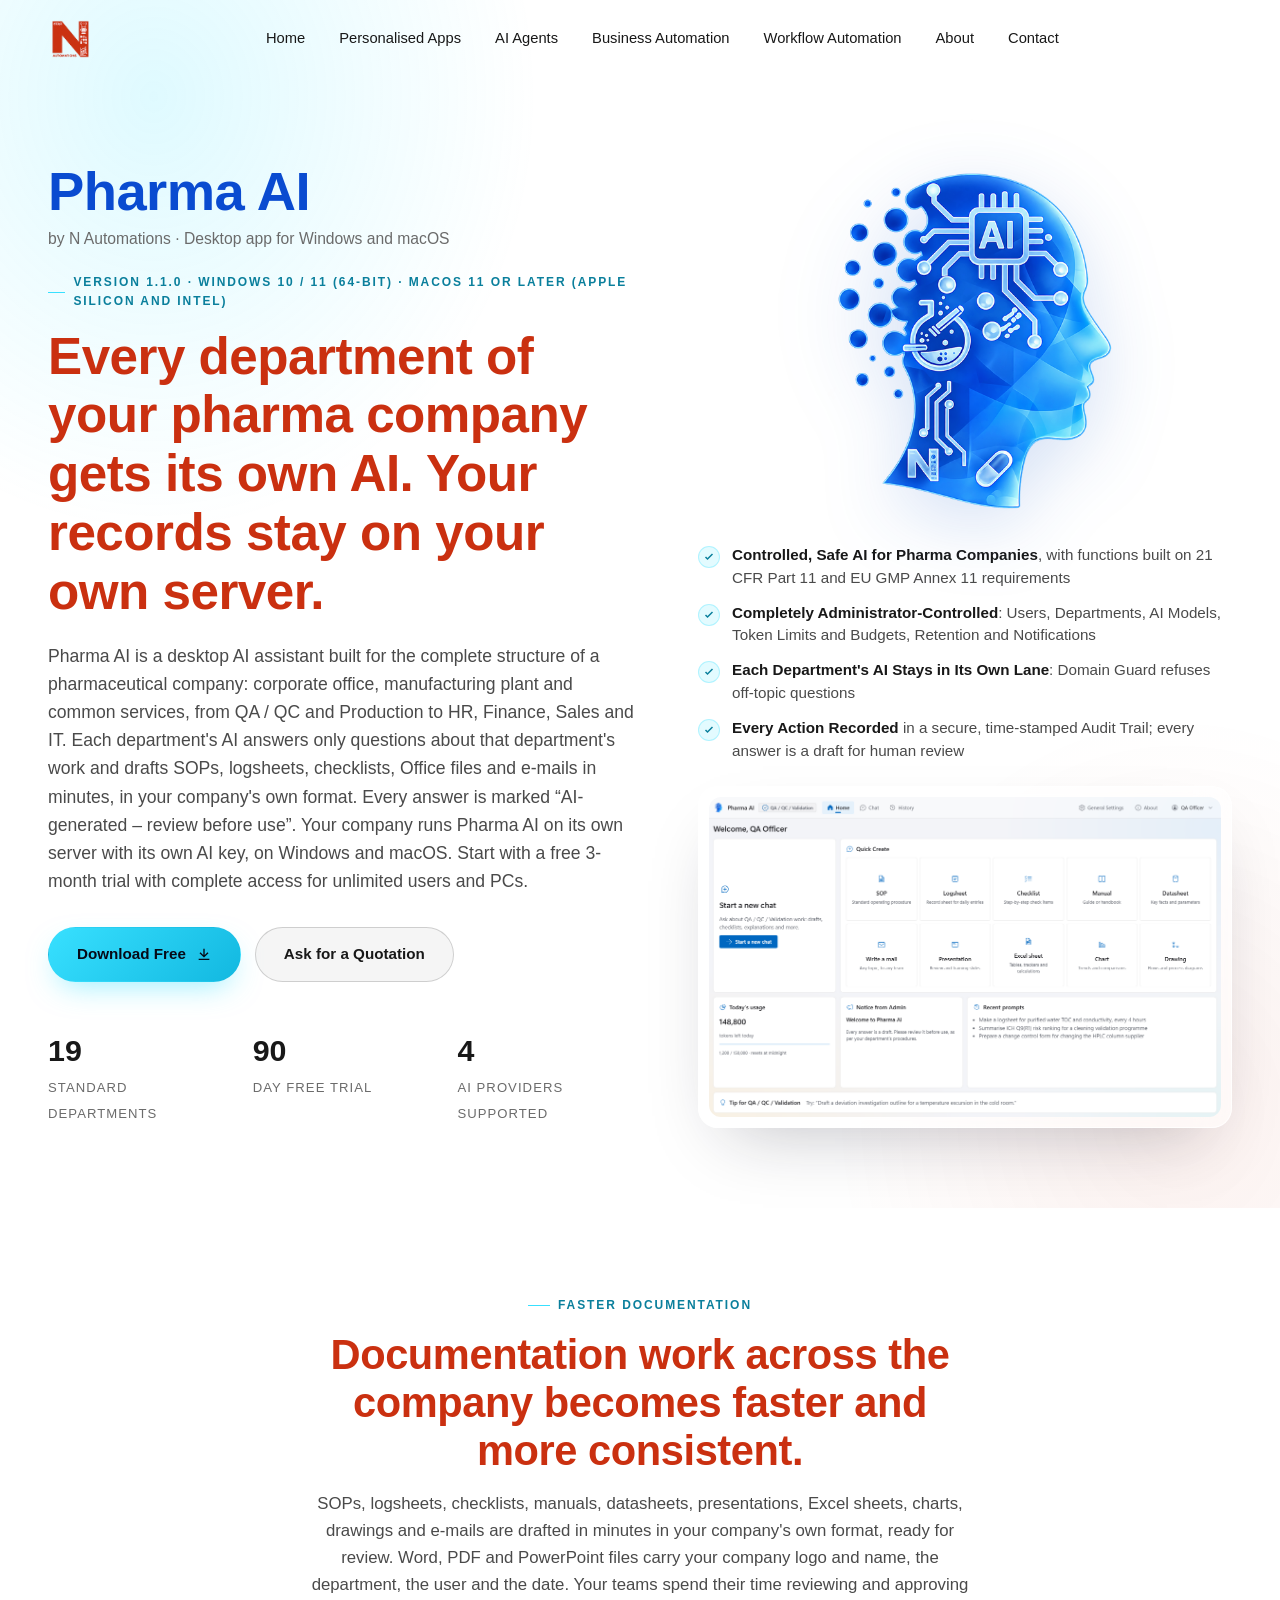
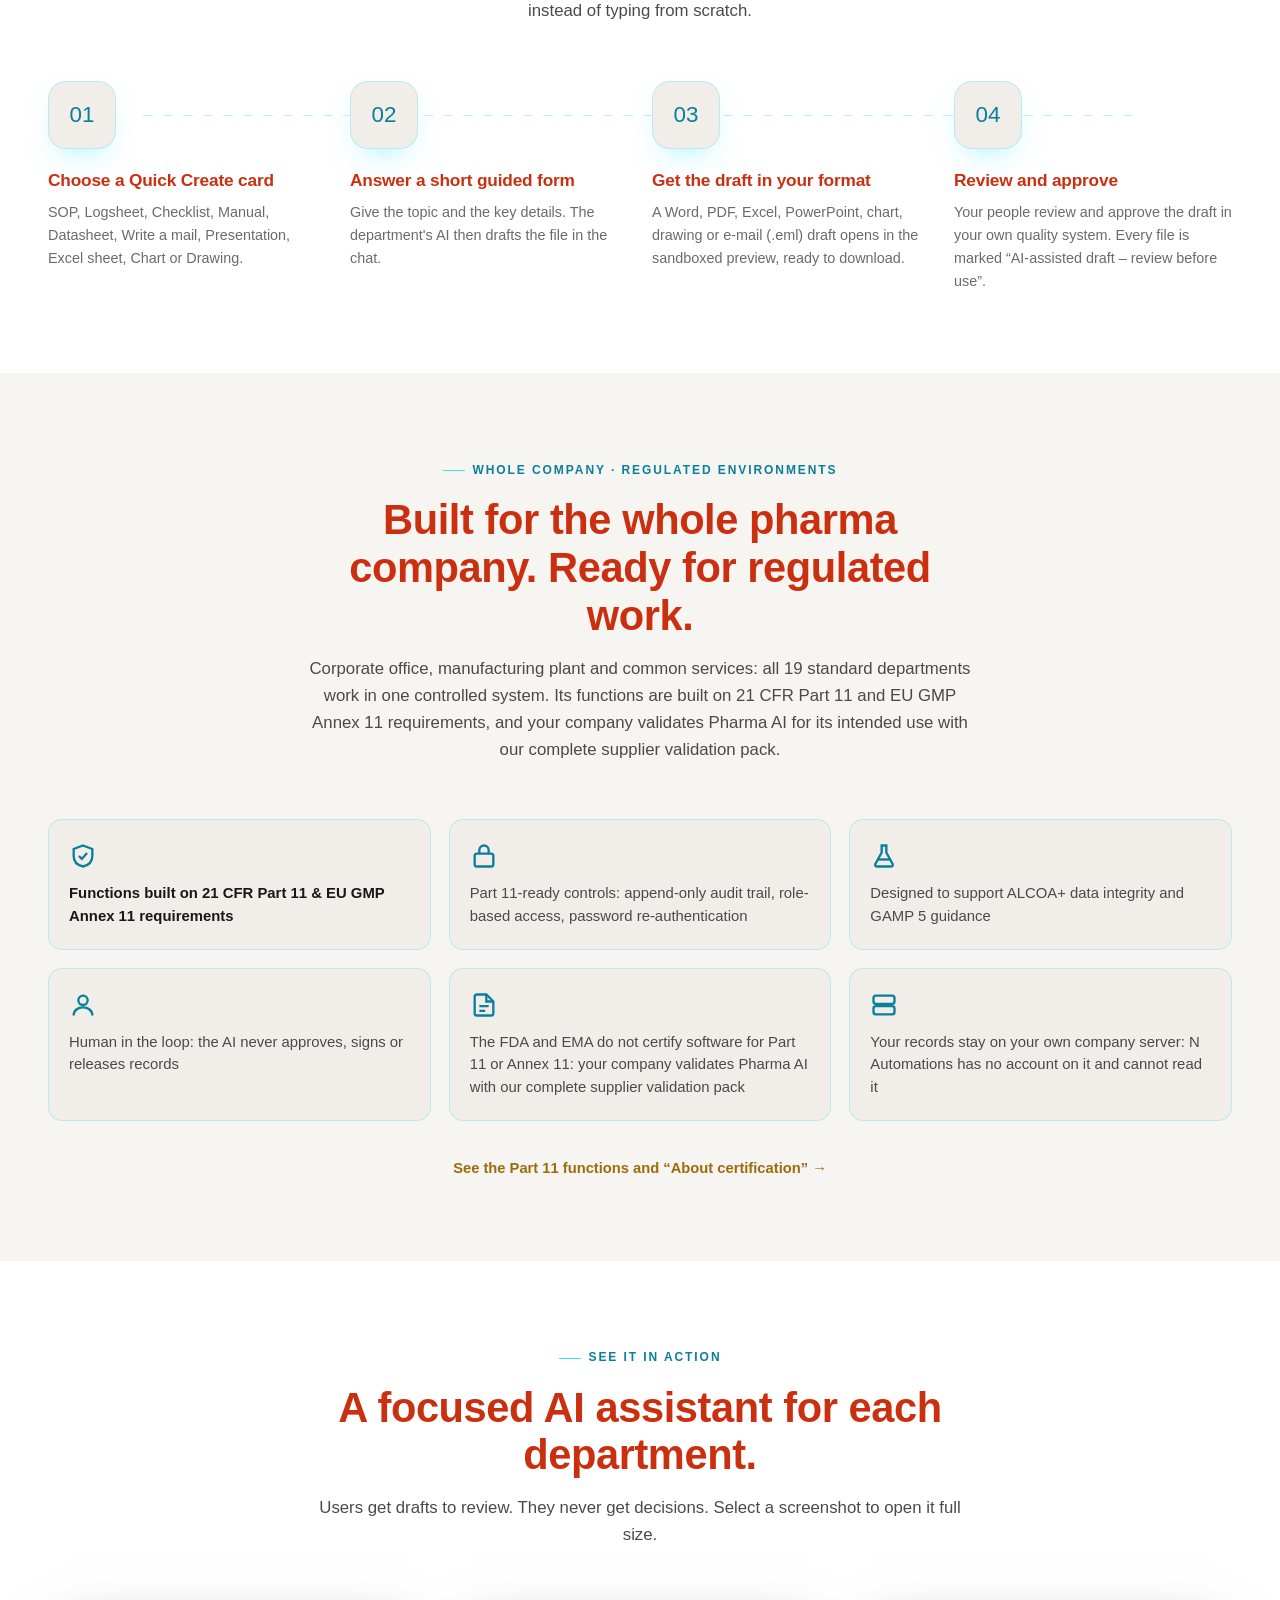
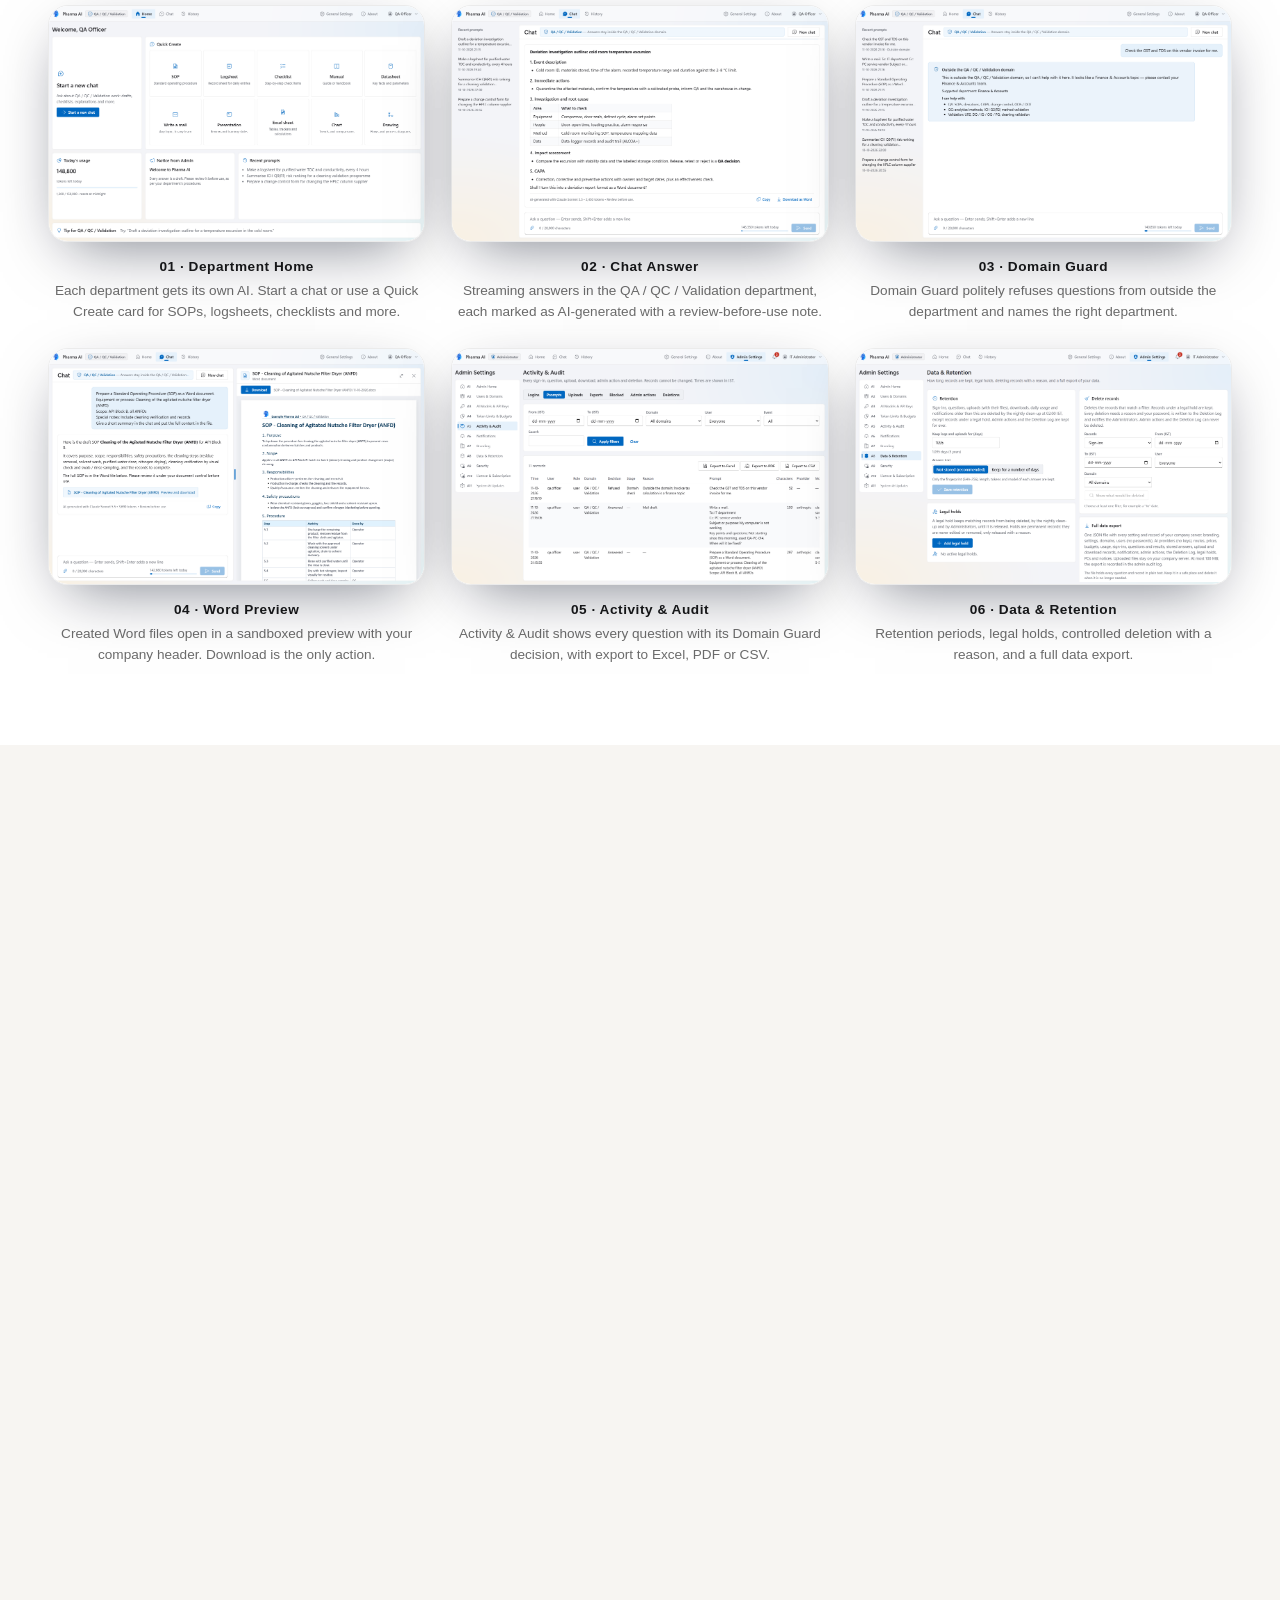
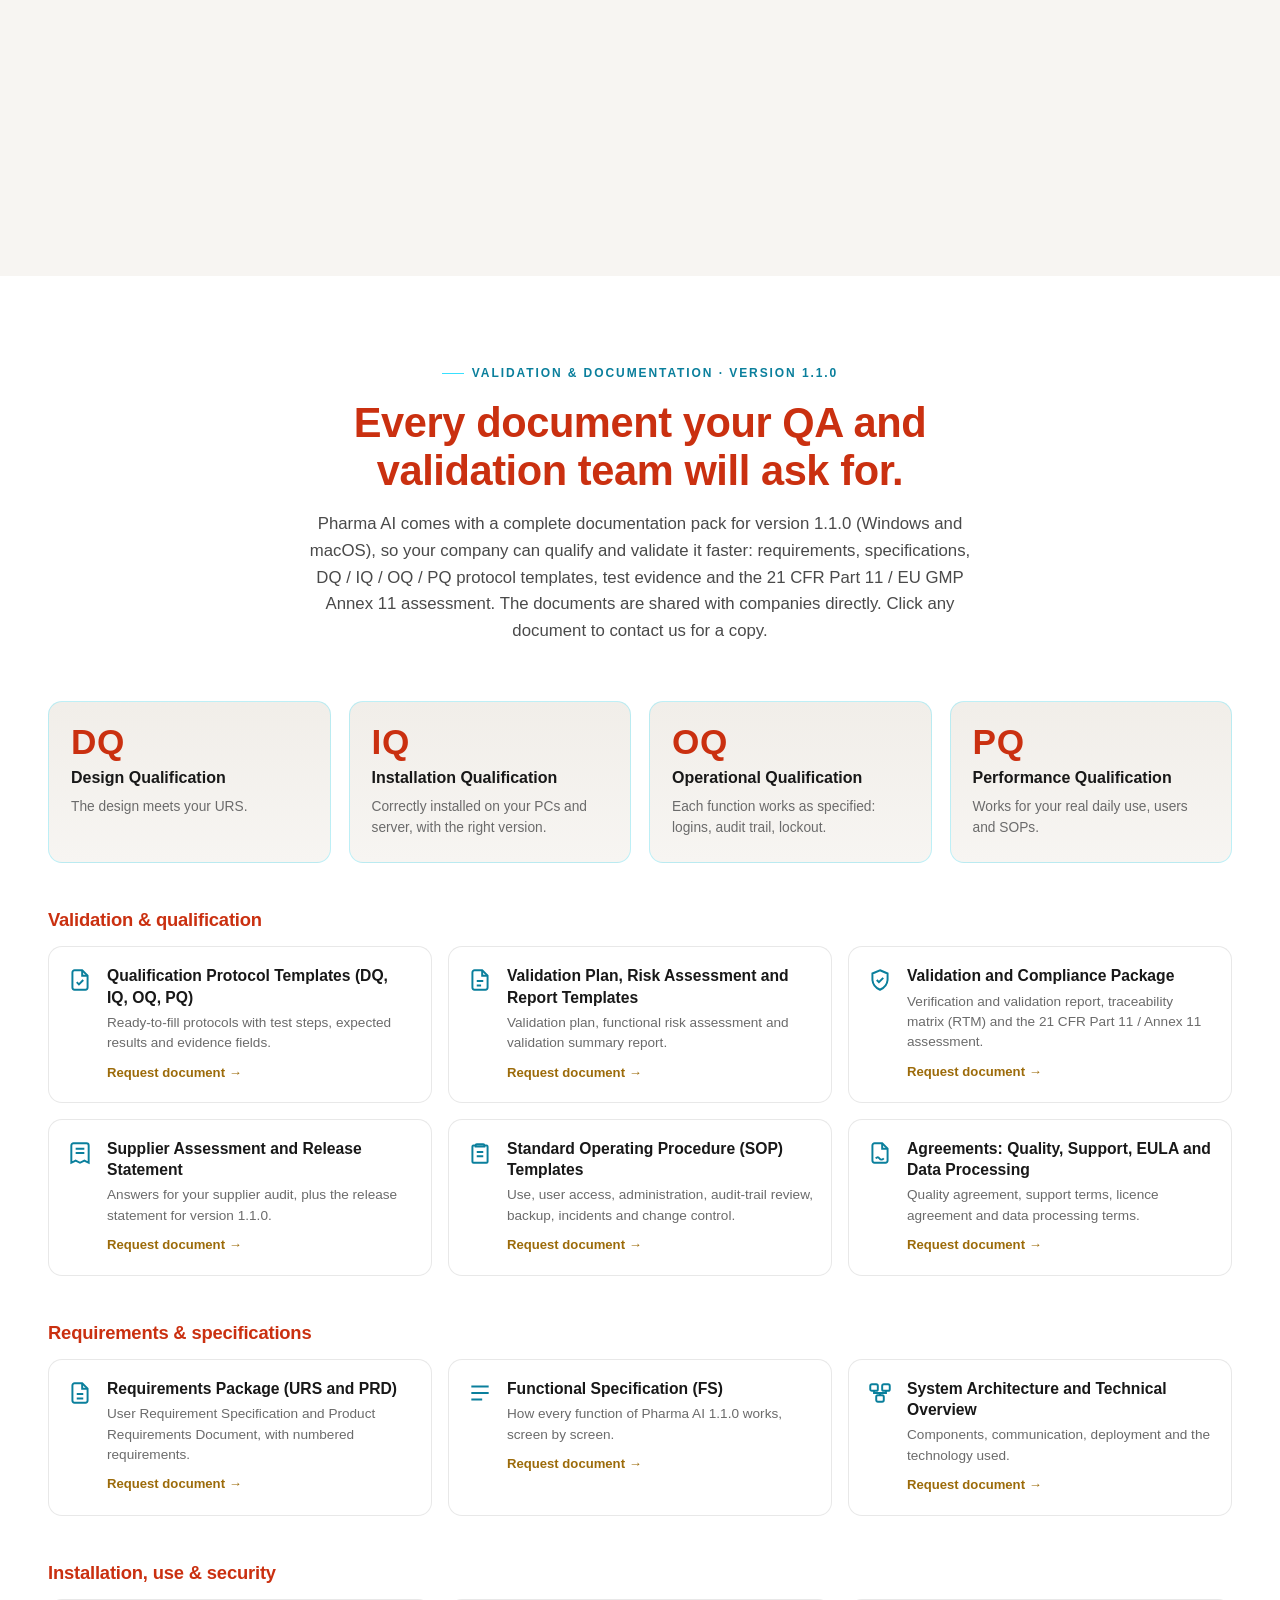
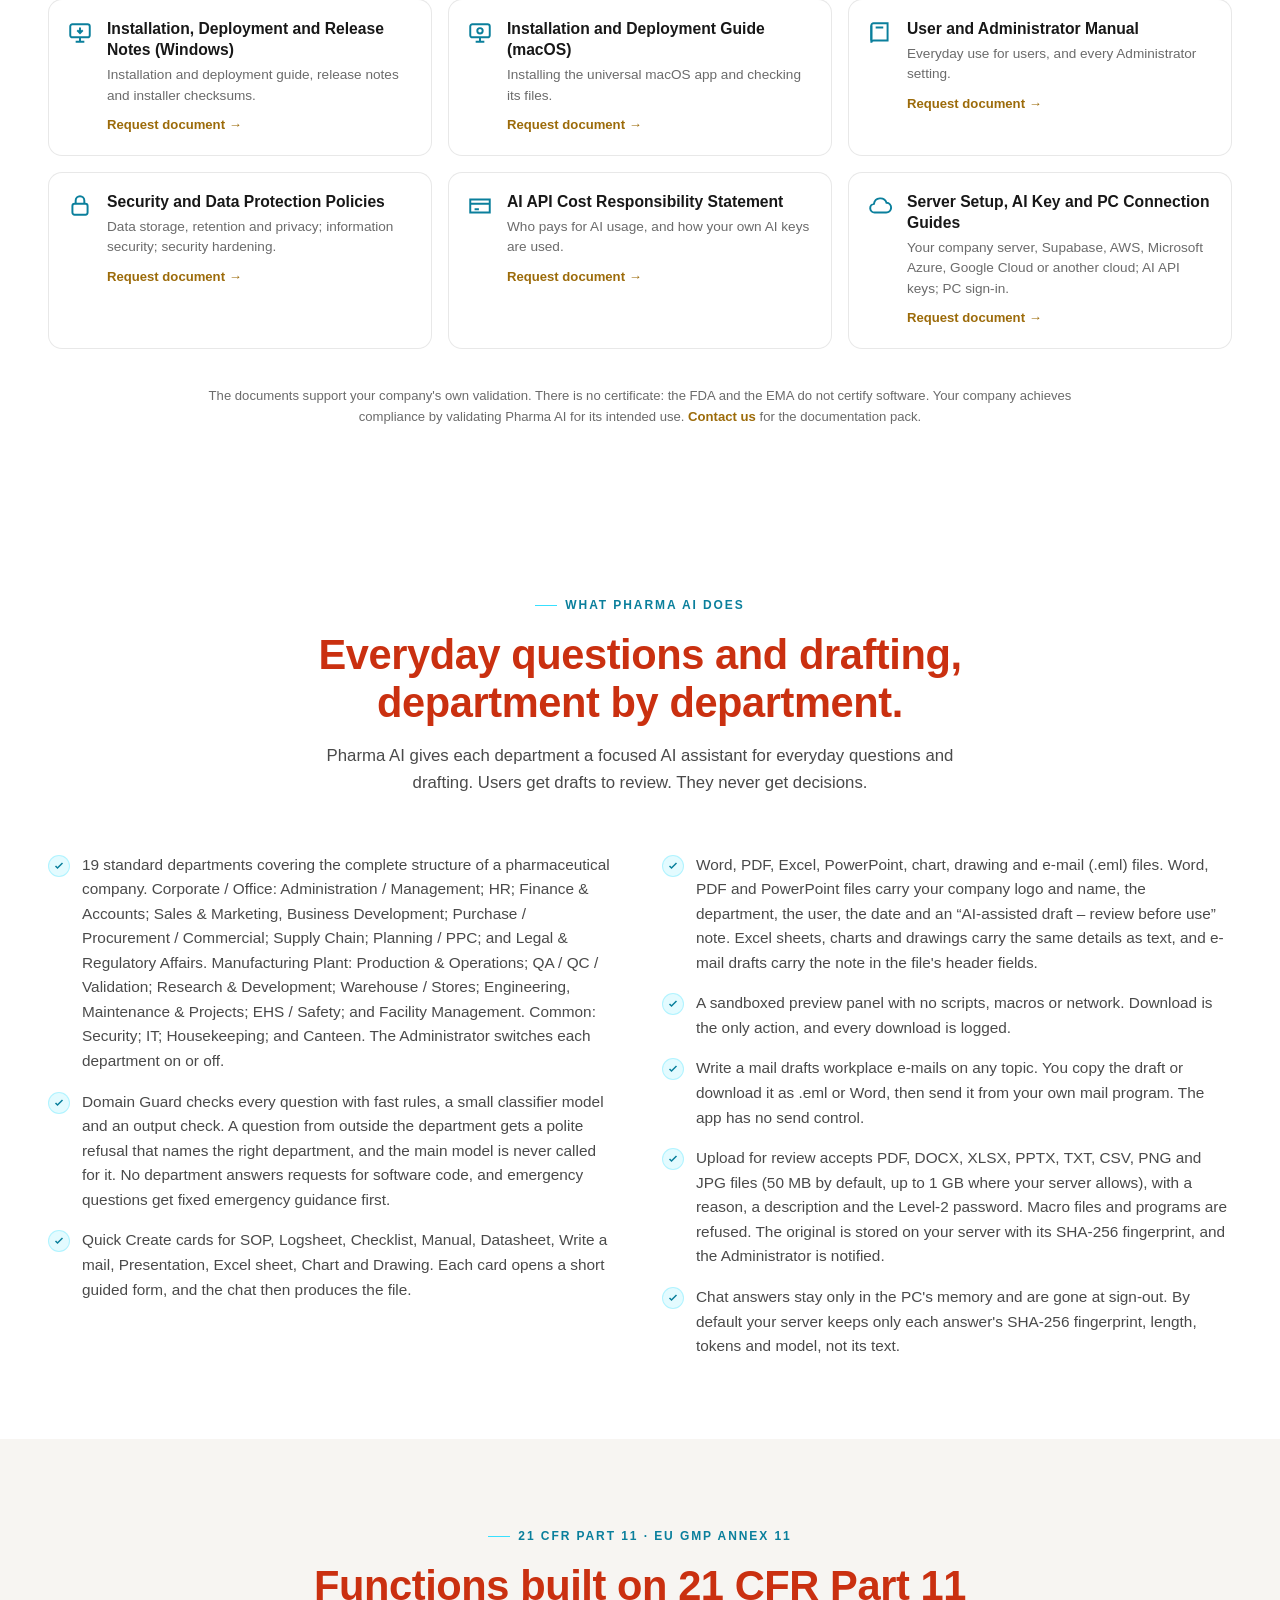
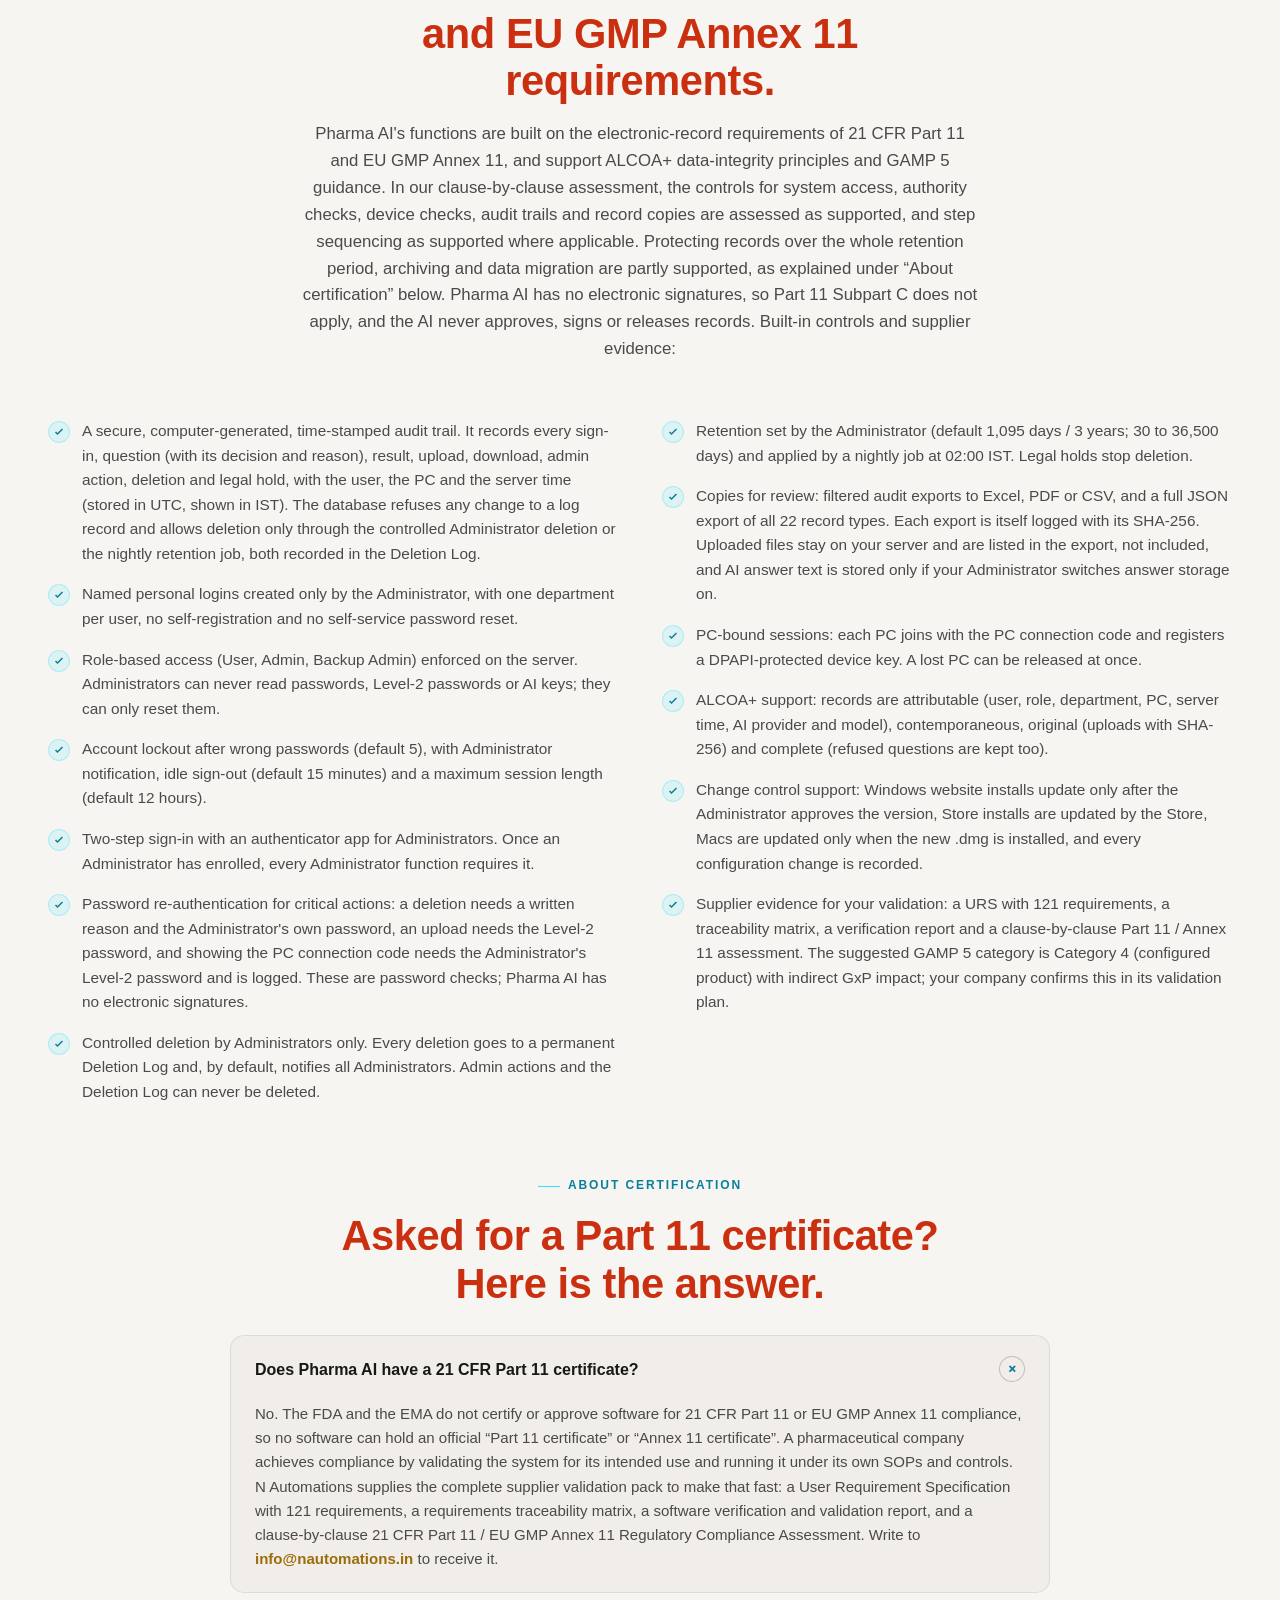
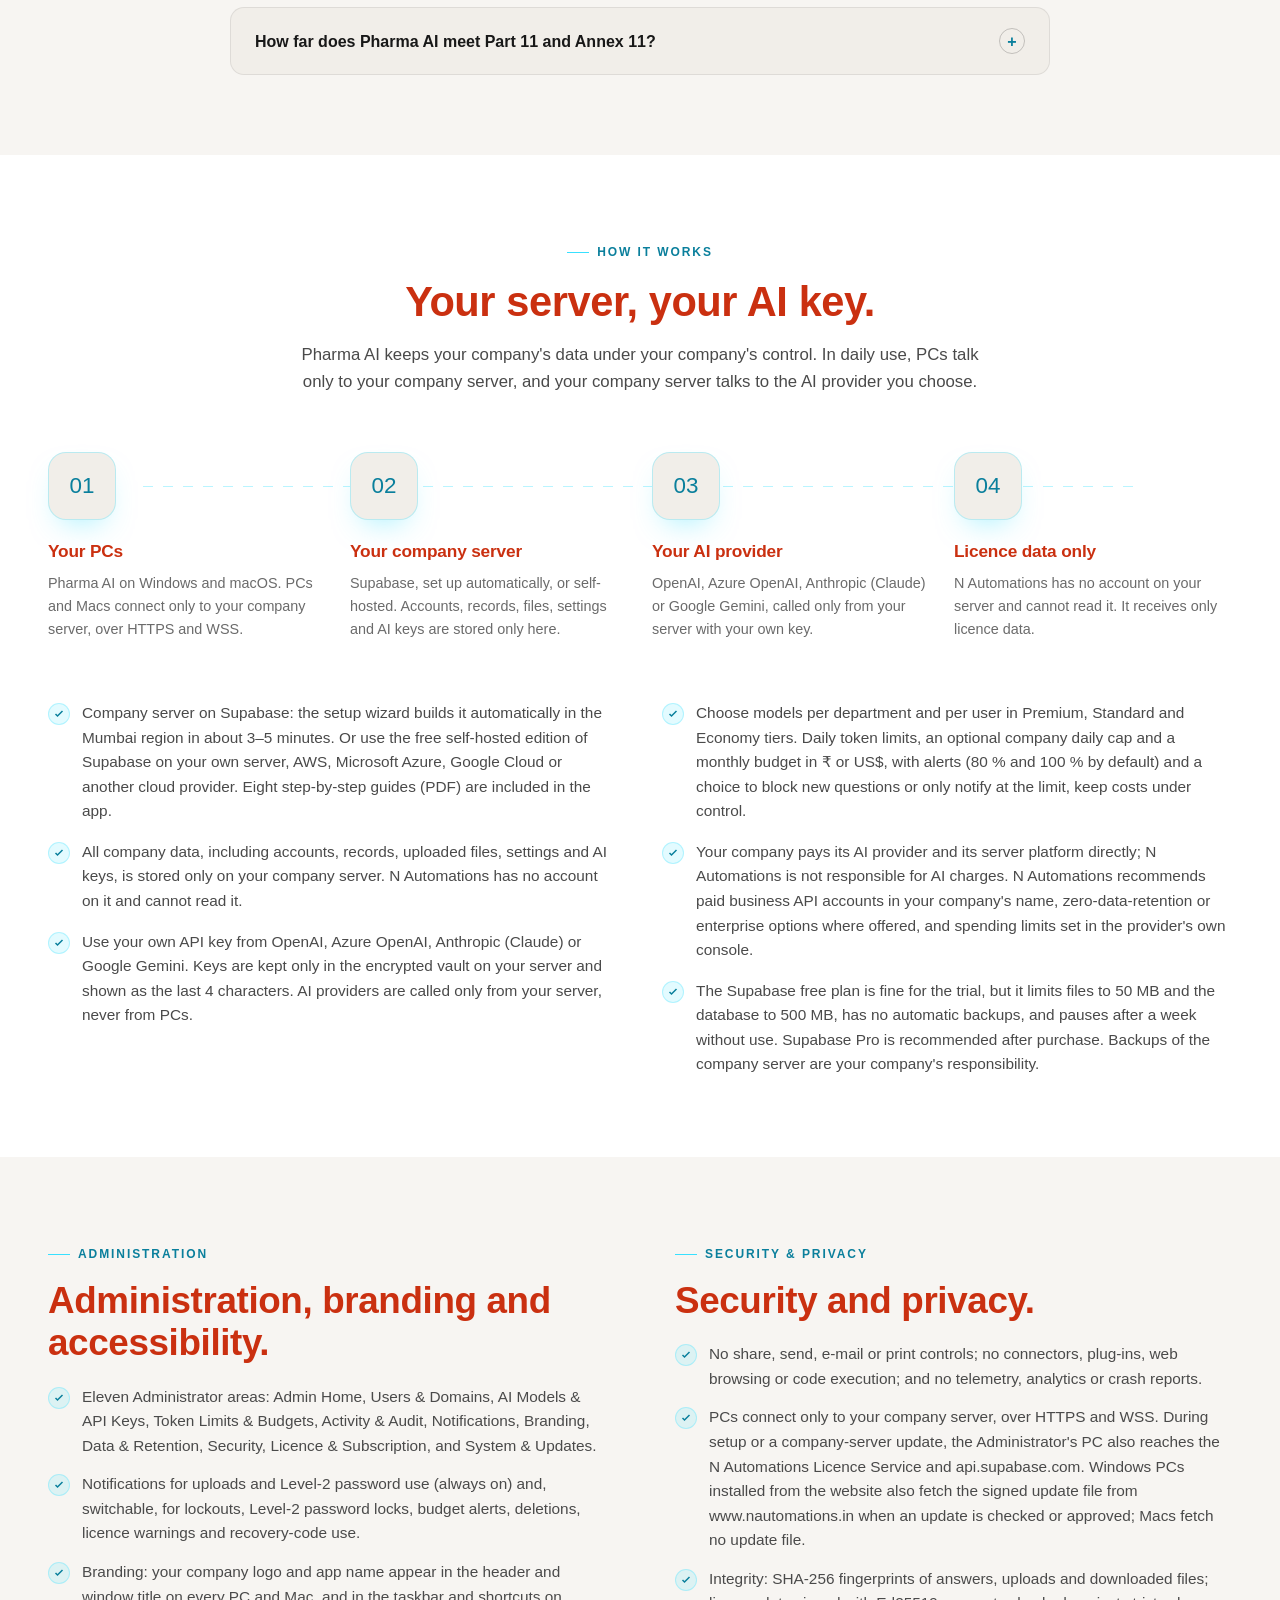
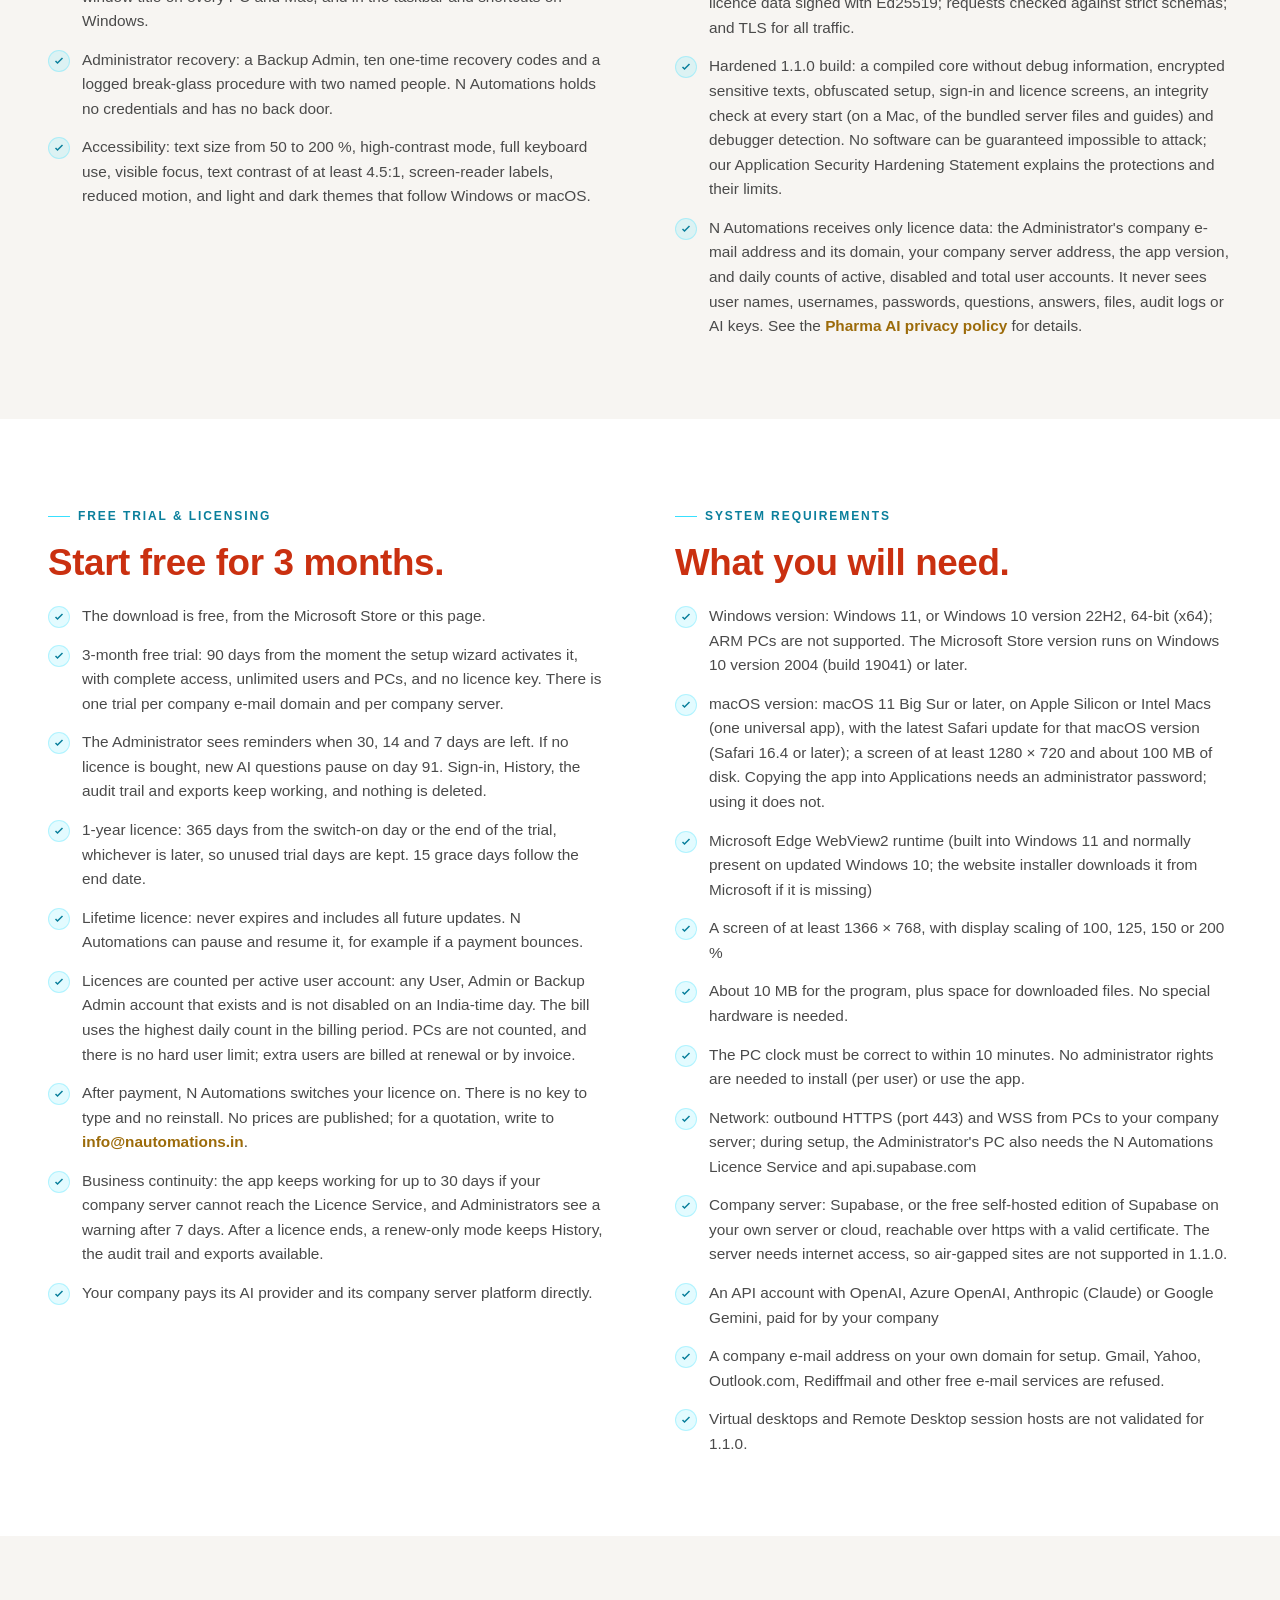
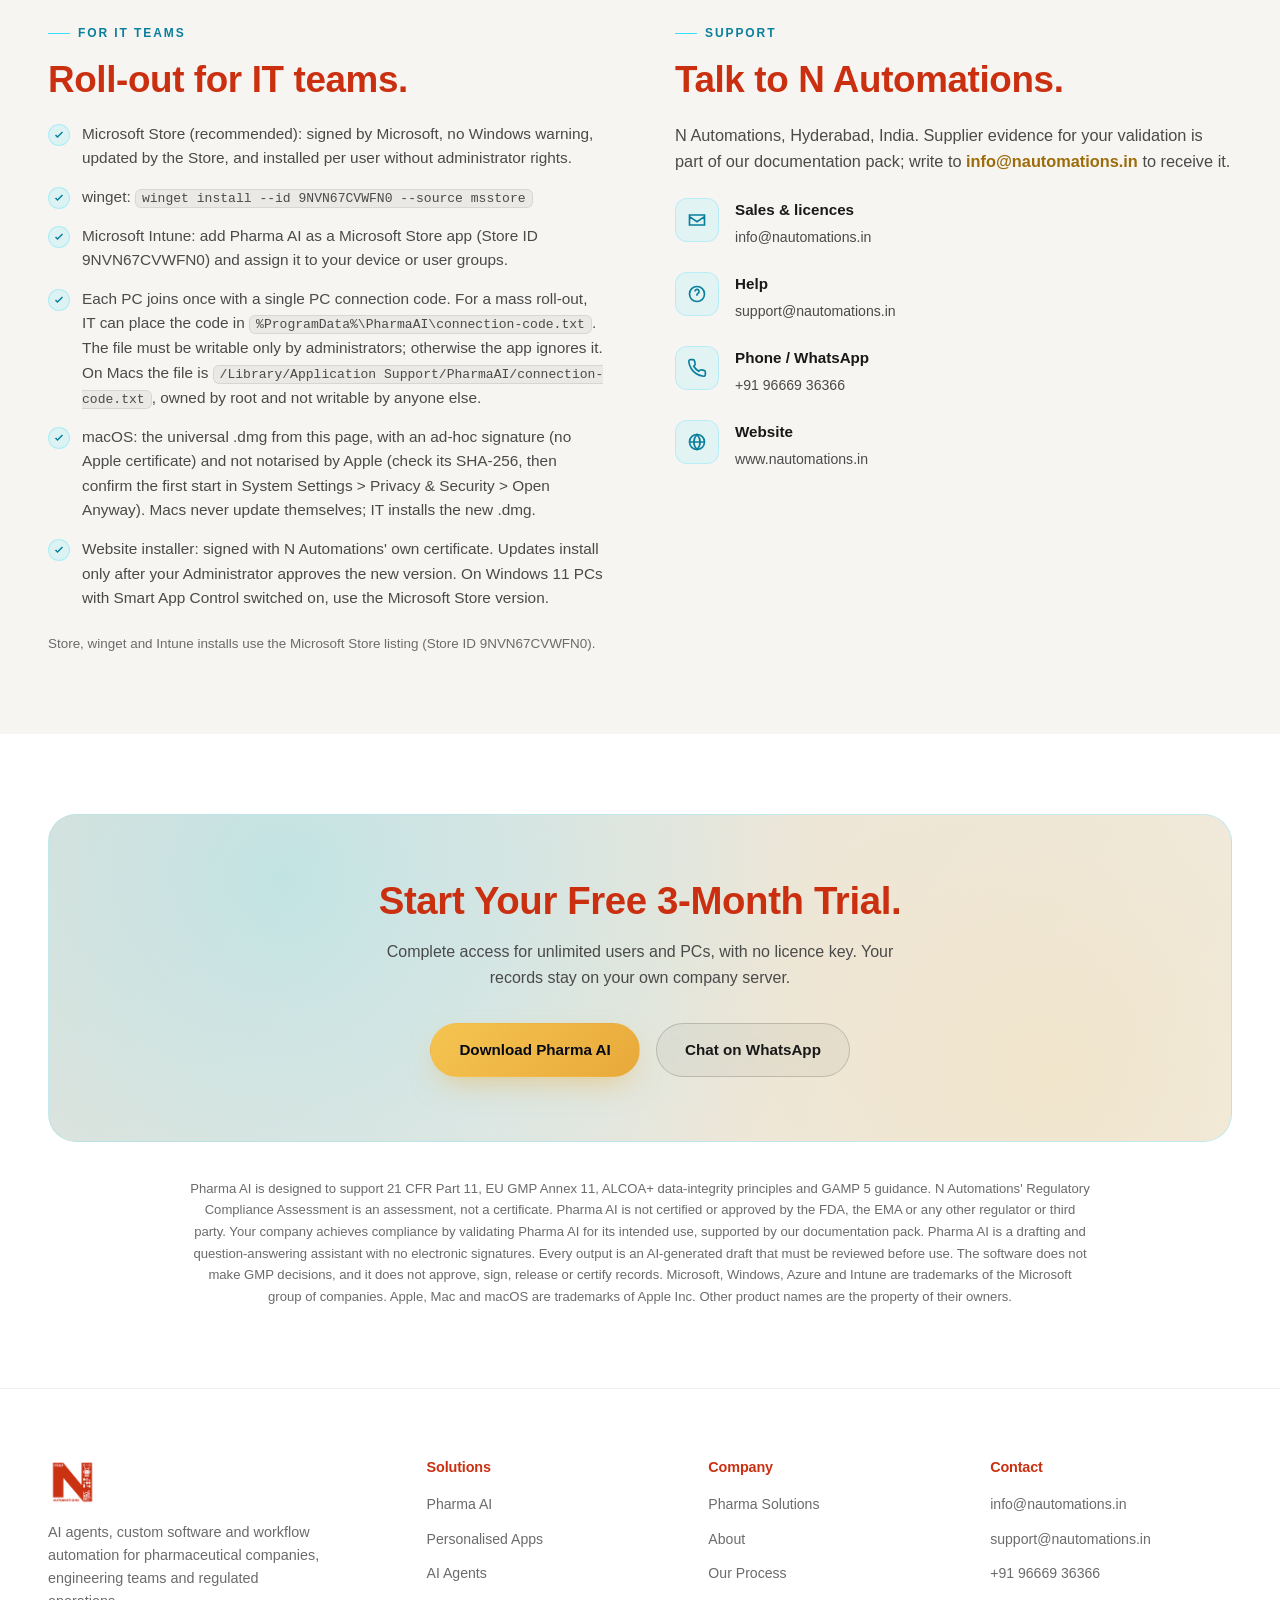
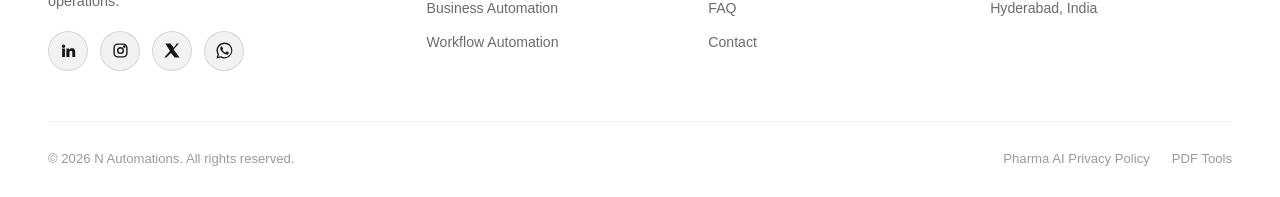
<file: pharma-ai.html>
<!DOCTYPE html>
<html lang="en">
<head>
<meta charset="UTF-8">
<meta name="viewport" content="width=device-width, initial-scale=1.0">
<title>Pharma AI – AI assistant for every department of a pharma company | N Automations</title>
<meta name="description" content="Pharma AI gives every department of a pharmaceutical company its own AI to draft SOPs, logsheets, Office files and e-mails in minutes. Functions built on 21 CFR Part 11 &amp; EU GMP Annex 11 requirements. Windows and macOS. Free 3-month trial.">
<link rel="stylesheet" href="css/style.css">
<link rel="icon" type="image/png" href="assets/images/logo.png">
<style>
/* Pharma AI page: small page-specific additions; colours and sizes come from css/style.css */
section img[width][height]{height:auto;}
.pa-brand{display:flex;align-items:center;gap:14px;margin-bottom:22px;}
.pa-brand img{width:64px;height:64px;flex:none;}
.pa-brand strong{display:block;font-family:var(--font-head);font-size:clamp(2.4rem,4.6vw,3.4rem);font-weight:800;color:#0A4BD0;line-height:1.05;letter-spacing:-.01em;}
.pa-brand span{display:block;margin-top:6px;font-size:.98rem;color:var(--ink-500);}
.hero-stats.pa-stats{display:grid;grid-template-columns:repeat(3,1fr);gap:24px;}
.page-hero .reveal{opacity:1;transform:none;}
.pa-hero-side{display:flex;flex-direction:column;align-items:center;gap:24px;align-self:start;}
.pa-hero-logo{width:min(360px,80%);height:auto;filter:drop-shadow(0 18px 36px rgba(20,90,200,.18));}
.check-list.pa-hero-points{align-self:stretch;margin:0;gap:12px;}
.check-list.pa-hero-points li{font-size:.95rem;line-height:1.5;}
.check-list.pa-hero-points strong{color:var(--ink-100);}
.pa-hero-side .glass-panel{align-self:stretch;}
.pa-trial-line{margin-top:18px;font-size:.9rem;color:var(--ink-500);}
.pa-badges{display:grid;grid-template-columns:repeat(3,1fr);gap:18px;}
.pa-badge{background:var(--navy-800);border:1px solid rgba(56,224,255,.3);border-radius:var(--radius-md);padding:22px 20px;display:flex;flex-direction:column;gap:12px;font-size:.93rem;color:var(--ink-300);line-height:1.5;}
.pa-badge svg{width:28px;height:28px;color:var(--cyan-300);flex:none;}
.pa-badge strong{color:var(--ink-100);font-weight:700;}
.pa-more{text-align:center;margin-top:34px;}
.pa-more a{color:var(--gold-text);font-weight:600;font-size:.92rem;}
.pa-more a:hover{text-decoration:underline;}
.app-shot-card figcaption strong{display:block;color:var(--ink-100);letter-spacing:.04em;margin-bottom:4px;}
.app-shot-card figcaption span{display:block;letter-spacing:0;line-height:1.5;}
.pa-dl-card{max-width:1160px;margin:0 auto;}
.pa-dl-grid{display:grid;grid-template-columns:repeat(3,1fr);gap:34px;}
.pa-dl-col{display:flex;flex-direction:column;}
.pa-dl-col .eyebrow{margin-bottom:10px;}
.pa-dl-col h3{font-size:1.25rem;margin-bottom:16px;}
.pa-dl-col .btn{width:100%;justify-content:center;white-space:normal;text-align:center;}
.pa-soon{opacity:.6;cursor:not-allowed;}
.pa-soon:hover{transform:none;background:rgba(0,0,0,.04);}
.pa-meta{font-size:.86rem;color:var(--ink-500);line-height:1.6;margin-top:14px;}
.pa-facts{margin-top:16px;display:flex;flex-direction:column;gap:6px;font-size:.88rem;color:var(--ink-300);}
.pa-facts strong{color:var(--ink-100);display:inline-block;min-width:76px;}
.pa-hash{margin-top:14px;font-family:Consolas,'Courier New',monospace;font-size:.76rem;line-height:1.5;word-break:break-all;background:var(--navy-900);border:1px solid rgba(0,0,0,.08);border-radius:var(--radius-sm);padding:10px 12px;color:var(--ink-300);}
.pa-hash span{display:block;font-family:var(--font-body);font-size:.72rem;letter-spacing:.12em;text-transform:uppercase;color:var(--ink-500);margin-bottom:2px;}
.pa-code{font-family:Consolas,'Courier New',monospace;font-size:.85em;background:rgba(0,0,0,.05);border:1px solid rgba(0,0,0,.08);border-radius:6px;padding:1px 6px;word-break:break-word;}
.pa-dl-card .app-note{border-top:1px solid rgba(0,0,0,.08);padding-top:20px;margin-top:28px;}
.pa-install{display:grid;grid-template-columns:repeat(3,1fr);gap:14px 34px;border-top:1px solid rgba(0,0,0,.08);padding-top:22px;margin-top:28px;}
.pa-install .eyebrow{grid-column:1;grid-row:1 / span 2;align-self:start;margin-top:3px;}
.pa-step{font-size:.88rem;color:var(--ink-300);line-height:1.6;}
.pa-step>strong{display:block;color:var(--ink-100);margin-bottom:2px;}
.pa-step details{margin-top:4px;}
.pa-step summary{cursor:pointer;list-style:none;display:inline-block;color:var(--gold-text);font-weight:600;font-size:.84rem;}
.pa-step summary::-webkit-details-marker{display:none;}
.pa-step summary::after{content:" \203A";}
.pa-step details[open] summary::after{content:" \2039";}
.pa-step details p{font-size:.84rem;color:var(--ink-500);line-height:1.6;margin-top:6px;}
.pa-install .pa-help{grid-column:2 / -1;font-size:.84rem;color:var(--ink-500);}
.pa-install .pa-help a{color:var(--gold-text);font-weight:600;}
@media (max-width:1080px){.pa-install{grid-template-columns:1fr 1fr;}.pa-install .eyebrow{grid-column:1 / -1;grid-row:auto;}.pa-install .pa-help{grid-column:1 / -1;}}
.check-list.pa-cols{display:block;column-count:2;column-gap:44px;margin-bottom:0;}
.check-list.pa-cols li{break-inside:avoid;margin-bottom:16px;}
.split.pa-pair{align-items:start;}
.split.pa-pair .check-list{margin-bottom:0;}
.split-copy p.app-note{font-size:.84rem;color:var(--ink-500);margin:22px 0 0;}
.split-copy a.pa-link,.check-list a.pa-link,.faq-a a.pa-link,.pa-meta a.pa-link{color:var(--gold-text);font-weight:600;}
.split-copy a.pa-link:hover,.check-list a.pa-link:hover,.faq-a a.pa-link:hover,.pa-meta a.pa-link:hover{text-decoration:underline;}
.pa-disclaimer{max-width:900px;margin:36px auto 0;text-align:center;font-size:.82rem;color:var(--ink-500);line-height:1.65;}
.pa-faq-head{margin:64px auto 28px;}
/* Validation documents: every item links to the contact page (documents are not published) */
.pa-q-row{display:grid;grid-template-columns:repeat(4,1fr);gap:18px;}
.pa-q{display:flex;flex-direction:column;gap:6px;padding:22px 22px 24px;border-radius:var(--radius-md);background:linear-gradient(180deg,var(--navy-800),var(--navy-900));border:1px solid rgba(56,224,255,.3);transition:transform .25s ease,box-shadow .25s ease,border-color .25s ease;}
.pa-q b{font-family:var(--font-head);font-size:2.2rem;font-weight:800;line-height:1;color:var(--brand-red);letter-spacing:.02em;}
.pa-q span{font-weight:700;color:var(--ink-100);font-size:1rem;}
.pa-q small{font-size:.86rem;color:var(--ink-500);line-height:1.5;}
.pa-doc-group{margin-top:46px;}
.pa-doc-group h3{font-size:1.15rem;margin-bottom:16px;}
.pa-doc-grid{display:grid;grid-template-columns:repeat(3,1fr);gap:16px;}
.pa-doc{display:flex;gap:14px;align-items:flex-start;padding:18px;border-radius:var(--radius-md);background:var(--navy-950);border:1px solid rgba(0,0,0,.09);transition:transform .25s ease,box-shadow .25s ease,border-color .25s ease;}
.pa-doc svg{width:26px;height:26px;flex:none;margin-top:2px;color:var(--cyan-300);}
.pa-doc strong{display:block;color:var(--ink-100);font-size:.98rem;line-height:1.35;}
.pa-doc small{display:block;margin-top:5px;font-size:.85rem;color:var(--ink-500);line-height:1.5;}
.pa-doc em{display:inline-block;margin-top:8px;font-style:normal;font-weight:600;font-size:.82rem;color:var(--gold-text);}
.pa-q:hover,.pa-doc:hover{transform:translateY(-3px);border-color:rgba(56,224,255,.5);box-shadow:var(--shadow-glow);}
.pa-q:focus-visible,.pa-doc:focus-visible{outline:2px solid var(--cyan-500);outline-offset:3px;}
.pa-disclaimer a.pa-link{color:var(--gold-text);font-weight:600;}
.pa-disclaimer a.pa-link:hover{text-decoration:underline;}
@media (max-width:1080px){.pa-q-row,.pa-doc-grid{grid-template-columns:repeat(2,1fr);}}
@media (max-width:760px){.pa-doc-grid{grid-template-columns:1fr;}.pa-q-row{gap:12px;}.pa-q{padding:18px;}}
@media (prefers-reduced-motion:reduce){.pa-q,.pa-doc{transition:none;}.pa-q:hover,.pa-doc:hover{transform:none;}}
@media (max-width:1080px){.pa-badges{grid-template-columns:repeat(2,1fr);}.pa-dl-grid{grid-template-columns:1fr 1fr;}.pa-dl-mac{grid-column:1 / -1;}}
@media (max-width:760px){.pa-badges,.pa-dl-grid,.pa-install{grid-template-columns:1fr;}.check-list.pa-cols{column-count:1;}.pa-dl-grid{gap:40px;}}
</style>
</head>
<body>
<header class="navbar" id="navbar">
  <div class="container nav-inner">
    <a href="index.html" class="brand"><img src="assets/images/logo.png" alt="N Automations" class="brand-logo"></a>
    <nav class="nav-links" id="navLinks">
      <a href="index.html">Home</a>
      <a href="personalised-apps.html">Personalised Apps</a>
      <a href="ai-agents.html">AI Agents</a>
      <a href="business-automation.html">Business Automation</a>
      <a href="workflow-automation.html">Workflow Automation</a>
      <a href="index.html#about">About</a>
      <a href="contact.html">Contact</a>
    </nav>
    <div class="nav-cta">
      <button class="nav-toggle" id="navToggle" aria-label="Toggle menu"><span></span><span></span><span></span></button>
    </div>
  </div>
</header>

<!-- ===================== HERO ===================== -->
<section class="page-hero">
  <div class="container">
    <div class="ph-grid">
      <div class="reveal">
        <div class="pa-brand">
          <div><strong>Pharma AI</strong><span>by N Automations · Desktop app for Windows and macOS</span></div>
        </div>
        <div class="eyebrow">Version 1.1.0 · Windows 10 / 11 (64-bit) · macOS 11 or later (Apple Silicon and Intel)</div>
        <h1>Every department of your pharma company gets its own AI. Your records stay on your own server.</h1>
        <p class="lead">Pharma AI is a desktop AI assistant built for the complete structure of a pharmaceutical company: corporate office, manufacturing plant and common services, from QA / QC and Production to HR, Finance, Sales and IT. Each department's AI answers only questions about that department's work and drafts SOPs, logsheets, checklists, Office files and e-mails in minutes, in your company's own format. Every answer is marked “AI-generated – review before use”. Your company runs Pharma AI on its own server with its own AI key, on Windows and macOS. Start with a free 3-month trial with complete access for unlimited users and PCs.</p>
        <div class="hero-actions">
          <a href="#download" class="btn btn-primary">Download Free <svg viewBox="0 0 24 24" fill="none" stroke="currentColor" stroke-width="2"><path d="M12 4v12M6 10l6 6 6-6M4 20h16"/></svg></a>
          <a href="mailto:info@nautomations.in?subject=Pharma%20AI%20enquiry" class="btn btn-ghost">Ask for a Quotation</a>
        </div>
        <div class="hero-stats pa-stats" style="margin-top:44px">
          <div><strong>19</strong><span>Standard Departments</span></div>
          <div><strong>90</strong><span>Day Free Trial</span></div>
          <div><strong>4</strong><span>AI Providers Supported</span></div>
        </div>
      </div>
      <div class="reveal pa-hero-side">
        <img class="pa-hero-logo" src="assets/images/pharma-ai/logo-large.png" alt="Pharma AI logo" width="560" height="560">
        <ul class="check-list pa-hero-points">
          <li><span class="tick"><svg viewBox="0 0 24 24" fill="none" stroke="currentColor" stroke-width="3"><path d="M5 12l4 4 10-10"/></svg></span><span><strong>Controlled, Safe AI for Pharma Companies</strong>, with functions built on 21 CFR Part 11 and EU GMP Annex 11 requirements</span></li>
          <li><span class="tick"><svg viewBox="0 0 24 24" fill="none" stroke="currentColor" stroke-width="3"><path d="M5 12l4 4 10-10"/></svg></span><span><strong>Completely Administrator-Controlled</strong>: Users, Departments, AI Models, Token Limits and Budgets, Retention and Notifications</span></li>
          <li><span class="tick"><svg viewBox="0 0 24 24" fill="none" stroke="currentColor" stroke-width="3"><path d="M5 12l4 4 10-10"/></svg></span><span><strong>Each Department's AI Stays in Its Own Lane</strong>: Domain Guard refuses off-topic questions</span></li>
          <li><span class="tick"><svg viewBox="0 0 24 24" fill="none" stroke="currentColor" stroke-width="3"><path d="M5 12l4 4 10-10"/></svg></span><span><strong>Every Action Recorded</strong> in a secure, time-stamped Audit Trail; every answer is a draft for human review</span></li>
        </ul>
        <div class="glass-panel" data-tilt>
          <img src="assets/images/pharma-ai/home.png" alt="Pharma AI Home screen for a QA / QC / Validation user with Quick Create cards for SOP, Logsheet, Checklist, Manual, Datasheet, Write a mail, Presentation, Excel sheet, Chart and Drawing" width="2160" height="1350">
        </div>
      </div>
    </div>
  </div>
</section>

<!-- ===================== FASTER DOCUMENTATION ===================== -->
<section class="section-tight" id="documentation">
  <div class="container">
    <div class="section-head center reveal">
      <div class="eyebrow" style="justify-content:center">Faster Documentation</div>
      <h2>Documentation work across the company becomes faster and more consistent.</h2>
      <p>SOPs, logsheets, checklists, manuals, datasheets, presentations, Excel sheets, charts, drawings and e-mails are drafted in minutes in your company's own format, ready for review. Word, PDF and PowerPoint files carry your company logo and name, the department, the user and the date. Your teams spend their time reviewing and approving instead of typing from scratch.</p>
    </div>
    <div class="process-grid reveal">
      <div class="process-step" data-tilt><div class="step-num">01</div><h3>Choose a Quick Create card</h3><p>SOP, Logsheet, Checklist, Manual, Datasheet, Write a mail, Presentation, Excel sheet, Chart or Drawing.</p></div>
      <div class="process-step" data-tilt><div class="step-num">02</div><h3>Answer a short guided form</h3><p>Give the topic and the key details. The department's AI then drafts the file in the chat.</p></div>
      <div class="process-step" data-tilt><div class="step-num">03</div><h3>Get the draft in your format</h3><p>A Word, PDF, Excel, PowerPoint, chart, drawing or e-mail (.eml) draft opens in the sandboxed preview, ready to download.</p></div>
      <div class="process-step" data-tilt><div class="step-num">04</div><h3>Review and approve</h3><p>Your people review and approve the draft in your own quality system. Every file is marked “AI-assisted draft – review before use”.</p></div>
    </div>
  </div>
</section>

<!-- ===================== COMPLIANCE BADGES ===================== -->
<section class="section-tight" style="background:var(--navy-900)">
  <div class="container">
    <div class="section-head center reveal">
      <div class="eyebrow" style="justify-content:center">Whole Company · Regulated Environments</div>
      <h2>Built for the whole pharma company. Ready for regulated work.</h2>
      <p>Corporate office, manufacturing plant and common services: all 19 standard departments work in one controlled system. Its functions are built on 21 CFR Part 11 and EU GMP Annex 11 requirements, and your company validates Pharma AI for its intended use with our complete supplier validation pack.</p>
    </div>
    <div class="pa-badges reveal">
      <div class="pa-badge">
        <svg viewBox="0 0 24 24" fill="none" stroke="currentColor" stroke-width="2" aria-hidden="true"><path d="M12 3l8 3v6c0 5-3.5 8-8 9-4.5-1-8-4-8-9V6z"/><path d="M8.5 12l2.5 2.5 4.5-5"/></svg>
        <p><strong>Functions built on 21 CFR Part 11 &amp; EU GMP Annex 11 requirements</strong></p>
      </div>
      <div class="pa-badge">
        <svg viewBox="0 0 24 24" fill="none" stroke="currentColor" stroke-width="2" aria-hidden="true"><rect x="4" y="10" width="16" height="11" rx="2"/><path d="M8 10V7a4 4 0 0 1 8 0v3"/></svg>
        <p>Part 11-ready controls: append-only audit trail, role-based access, password re-authentication</p>
      </div>
      <div class="pa-badge">
        <svg viewBox="0 0 24 24" fill="none" stroke="currentColor" stroke-width="2" aria-hidden="true"><path d="M9 3h6M10 3v6L4.5 19A1.5 1.5 0 0 0 6 21h12a1.5 1.5 0 0 0 1.5-2L14 9V3"/><path d="M7 15h10"/></svg>
        <p>Designed to support ALCOA+ data integrity and GAMP 5 guidance</p>
      </div>
      <div class="pa-badge">
        <svg viewBox="0 0 24 24" fill="none" stroke="currentColor" stroke-width="2" aria-hidden="true"><circle cx="12" cy="8" r="4"/><path d="M4 21c0-4.4 3.6-7 8-7s8 2.6 8 7"/></svg>
        <p>Human in the loop: the AI never approves, signs or releases records</p>
      </div>
      <div class="pa-badge">
        <svg viewBox="0 0 24 24" fill="none" stroke="currentColor" stroke-width="2" aria-hidden="true"><path d="M14 3H6a2 2 0 0 0-2 2v14a2 2 0 0 0 2 2h12a2 2 0 0 0 2-2V9z"/><path d="M14 3v6h6M8 13h8M8 17h5"/></svg>
        <p>The FDA and EMA do not certify software for Part 11 or Annex 11: your company validates Pharma AI with our complete supplier validation pack</p>
      </div>
      <div class="pa-badge">
        <svg viewBox="0 0 24 24" fill="none" stroke="currentColor" stroke-width="2" aria-hidden="true"><rect x="3" y="4" width="18" height="7" rx="2"/><rect x="3" y="13" width="18" height="7" rx="2"/><path d="M7 7.5h.01M7 16.5h.01"/></svg>
        <p>Your records stay on your own company server: N Automations has no account on it and cannot read it</p>
      </div>
    </div>
    <div class="pa-more reveal"><a href="#compliance">See the Part 11 functions and “About certification” →</a></div>
  </div>
</section>

<!-- ===================== SCREENSHOTS ===================== -->
<section class="section-tight" id="screenshots">
  <div class="container">
    <div class="section-head center reveal">
      <div class="eyebrow" style="justify-content:center">See It in Action</div>
      <h2>A focused AI assistant for each department.</h2>
      <p>Users get drafts to review. They never get decisions. Select a screenshot to open it full size.</p>
    </div>
    <div class="app-shots reveal">
      <figure class="app-shot-card">
        <a href="assets/images/pharma-ai/home.png" target="_blank" rel="noopener" class="split-media app-shot app-ad-link"><img src="assets/images/pharma-ai/home.png" alt="Pharma AI Home screen with Start a new chat and the Quick Create cards" width="2160" height="1350" loading="lazy"></a>
        <figcaption><strong>01 · Department Home</strong><span>Each department gets its own AI. Start a chat or use a Quick Create card for SOPs, logsheets, checklists and more.</span></figcaption>
      </figure>
      <figure class="app-shot-card">
        <a href="assets/images/pharma-ai/chat-answer.png" target="_blank" rel="noopener" class="split-media app-shot app-ad-link"><img src="assets/images/pharma-ai/chat-answer.png" alt="A deviation investigation outline answered in the QA / QC / Validation chat, marked AI-generated with Review before use" width="2160" height="1350" loading="lazy"></a>
        <figcaption><strong>02 · Chat Answer</strong><span>Streaming answers in the QA / QC / Validation department, each marked as AI-generated with a review-before-use note.</span></figcaption>
      </figure>
      <figure class="app-shot-card">
        <a href="assets/images/pharma-ai/domain-guard.png" target="_blank" rel="noopener" class="split-media app-shot app-ad-link"><img src="assets/images/pharma-ai/domain-guard.png" alt="Domain Guard refusing a finance question in the QA / QC / Validation chat and suggesting the Finance &amp; Accounts department" width="2160" height="1350" loading="lazy"></a>
        <figcaption><strong>03 · Domain Guard</strong><span>Domain Guard politely refuses questions from outside the department and names the right department.</span></figcaption>
      </figure>
      <figure class="app-shot-card">
        <a href="assets/images/pharma-ai/word-preview.png" target="_blank" rel="noopener" class="split-media app-shot app-ad-link"><img src="assets/images/pharma-ai/word-preview.png" alt="A created SOP Word file in the sandboxed preview panel next to the chat, with the company header and a Download button" width="2160" height="1350" loading="lazy"></a>
        <figcaption><strong>04 · Word Preview</strong><span>Created Word files open in a sandboxed preview with your company header. Download is the only action.</span></figcaption>
      </figure>
      <figure class="app-shot-card">
        <a href="assets/images/pharma-ai/audit-trail.png" target="_blank" rel="noopener" class="split-media app-shot app-ad-link"><img src="assets/images/pharma-ai/audit-trail.png" alt="Activity &amp; Audit, Prompts tab, listing each question with user, domain, Domain Guard decision and reason, with export to Excel, PDF or CSV" width="2160" height="1350" loading="lazy"></a>
        <figcaption><strong>05 · Activity &amp; Audit</strong><span>Activity &amp; Audit shows every question with its Domain Guard decision, with export to Excel, PDF or CSV.</span></figcaption>
      </figure>
      <figure class="app-shot-card">
        <a href="assets/images/pharma-ai/data-retention.png" target="_blank" rel="noopener" class="split-media app-shot app-ad-link"><img src="assets/images/pharma-ai/data-retention.png" alt="Data &amp; Retention settings: retention in days, answer text not stored, legal holds, deleting records with a reason and the full data export" width="2160" height="1350" loading="lazy"></a>
        <figcaption><strong>06 · Data &amp; Retention</strong><span>Retention periods, legal holds, controlled deletion with a reason, and a full data export.</span></figcaption>
      </figure>
    </div>
  </div>
</section>

<!-- ===================== DOWNLOAD ===================== -->
<section class="section-tight" id="download" style="background:var(--navy-900)">
  <div class="container">
    <div class="section-head center reveal">
      <div class="eyebrow" style="justify-content:center">Free Download · Version 1.1.0</div>
      <h2>Download Pharma AI for Windows and macOS.</h2>
      <p>The download is free. The setup wizard starts a 3-month free trial with complete access, unlimited users and PCs, and no licence key. The macOS version is one universal app for Apple Silicon and Intel Macs.</p>
    </div>
    <div class="contact-form contact-card pa-dl-card reveal">
      <div class="pa-dl-grid">
        <div class="pa-dl-col">
          <div class="eyebrow">Recommended</div>
          <h3>Microsoft Store</h3>
          <!-- Microsoft Store listing is live (Store ID 9NVN67CVWFN0, certified 29-10-2026).
               Do not use Microsoft's badge image (the badge terms are not confirmed). -->
          <a class="btn btn-primary" href="https://apps.microsoft.com/detail/9NVN67CVWFN0" target="_blank" rel="noopener">Get it from Microsoft Store</a>
          <p class="pa-meta">Free, signed by Microsoft, no Windows warning, updated by the Store. IT: <span class="pa-code">winget install --id 9NVN67CVWFN0 --source msstore</span> or Intune.</p>
        </div>
        <div class="pa-dl-col">
          <div class="eyebrow">Website Installer</div>
          <h3>Direct download</h3>
          <a class="btn btn-primary" href="/downloads/pharma-ai/PharmaAI_Setup_1.1.0_x64.exe" download>Direct download (.exe) <svg viewBox="0 0 24 24" fill="none" stroke="currentColor" stroke-width="2"><path d="M12 4v12M6 10l6 6 6-6M4 20h16"/></svg></a>
          <ul class="pa-facts">
            <li><strong>File</strong> PharmaAI_Setup_1.1.0_x64.exe</li>
            <li><strong>Version</strong> 1.1.0</li>
            <li><strong>Size</strong> 9.64 MB (10,109,608 bytes)</li>
            <li><strong>Windows</strong> Windows 11, or Windows 10 version 22H2, 64-bit (x64)</li>
          </ul>
          <div class="pa-hash"><span>SHA-256</span>EACB408792FA6D7F1A7612F3EAAAF0B9084BDCFEC171245A1FB99C862A31B4C2</div>
          <p class="pa-meta">Signed by N Automations. Updates after your Administrator approves them.</p>
        </div>
        <div class="pa-dl-col pa-dl-mac">
          <div class="eyebrow">Apple Mac</div>
          <h3>macOS</h3>
          <!-- macOS download, live from 24-10-2026. For a new version: put the new .dmg in /downloads/pharma-ai/,
               change the file name in href and in pa-facts, the version, the size and the SHA-256
               (lower case, as shasum -a 256 prints it). Macs never update themselves: the app tells Mac users
               to download the new .dmg from this page. -->
          <a class="btn btn-primary" href="/downloads/pharma-ai/PharmaAI_1.1.0_universal.dmg" download>Download for macOS (.dmg) <svg viewBox="0 0 24 24" fill="none" stroke="currentColor" stroke-width="2"><path d="M12 4v12M6 10l6 6 6-6M4 20h16"/></svg></a>
          <ul class="pa-facts">
            <li><strong>File</strong> PharmaAI_1.1.0_universal.dmg</li>
            <li><strong>Version</strong> 1.1.0</li>
            <li><strong>Size</strong> 22.66 MB (23,759,196 bytes)</li>
            <li><strong>macOS</strong> macOS 11 Big Sur or later, Apple Silicon and Intel (universal)</li>
          </ul>
          <div class="pa-hash"><span>SHA-256</span>27f2823187c80bd74074557055f7677a279c3096b440485cc8129bf408d29c4a</div>
          <p class="pa-meta">Ad-hoc signed, no Apple certificate. Updates: the new .dmg from this page.</p>
        </div>
      </div>
      <div class="pa-install">
        <div class="eyebrow">How to install</div>
        <div class="pa-step">
          <strong>Windows (.exe)</strong>
          Run the installer, then on SmartScreen click <em>More info</em> › <em>Run anyway</em>.
          <details><summary>Read more</summary><p>The installer is signed with N Automations' own certificate, so SmartScreen asks once. Check the file first: <span class="pa-code">Get-FileHash -Algorithm SHA256 PharmaAI_Setup_1.1.0_x64.exe</span> must show the SHA-256 above. If Smart App Control blocks it, use the Microsoft Store version.</p></details>
        </div>
        <div class="pa-step">
          <strong>macOS (.dmg)</strong>
          Drag the app to Applications, then in Privacy &amp; Security click <em>Open Anyway</em>.
          <details><summary>Read more</summary><p>The app has an ad-hoc signature and is not notarised by Apple, so macOS asks once (and after each update). Check the file first: <span class="pa-code">shasum -a 256 PharmaAI_1.1.0_universal.dmg</span> must show the SHA-256 above. At every start the app checks its own files.</p></details>
        </div>
        <p class="pa-help">Need help? <a href="mailto:support@nautomations.in">support@nautomations.in</a></p>
      </div>
    </div>
  </div>
</section>

<!-- ===================== VALIDATION DOCUMENTS =====================
     The documents are NOT published on the website: every item links to contact.html.
     List = Pharma AI 1.1.0 customer documentation set (C:\dev\pharma-ai-docs, customer 00-15 + guides G1-G8). -->
<section class="section-tight" id="documents">
  <div class="container">
    <div class="section-head center reveal">
      <div class="eyebrow" style="justify-content:center">Validation &amp; Documentation · Version 1.1.0</div>
      <h2>Every document your QA and validation team will ask for.</h2>
      <p>Pharma AI comes with a complete documentation pack for version 1.1.0 (Windows and macOS), so your company can qualify and validate it faster: requirements, specifications, DQ / IQ / OQ / PQ protocol templates, test evidence and the 21 CFR Part 11 / EU GMP Annex 11 assessment. The documents are shared with companies directly. Click any document to contact us for a copy.</p>
    </div>

    <div class="pa-q-row reveal">
      <a href="contact.html" class="pa-q" aria-label="Request the Design Qualification (DQ) protocol template - contact us"><b>DQ</b><span>Design Qualification</span><small>The design meets your URS.</small></a>
      <a href="contact.html" class="pa-q" aria-label="Request the Installation Qualification (IQ) protocol template - contact us"><b>IQ</b><span>Installation Qualification</span><small>Correctly installed on your PCs and server, with the right version.</small></a>
      <a href="contact.html" class="pa-q" aria-label="Request the Operational Qualification (OQ) protocol template - contact us"><b>OQ</b><span>Operational Qualification</span><small>Each function works as specified: logins, audit trail, lockout.</small></a>
      <a href="contact.html" class="pa-q" aria-label="Request the Performance Qualification (PQ) protocol template - contact us"><b>PQ</b><span>Performance Qualification</span><small>Works for your real daily use, users and SOPs.</small></a>
    </div>

    <div class="pa-doc-group reveal">
      <h3>Validation &amp; qualification</h3>
      <div class="pa-doc-grid">
        <a href="contact.html" class="pa-doc"><svg viewBox="0 0 24 24" fill="none" stroke="currentColor" stroke-width="1.8" aria-hidden="true"><path d="M14 3H7a2 2 0 0 0-2 2v14a2 2 0 0 0 2 2h10a2 2 0 0 0 2-2V8z"/><path d="M14 3v5h5M9 14l2 2 4-4"/></svg><span><strong>Qualification Protocol Templates (DQ, IQ, OQ, PQ)</strong><small>Ready-to-fill protocols with test steps, expected results and evidence fields.</small><em>Request document →</em></span></a>
        <a href="contact.html" class="pa-doc"><svg viewBox="0 0 24 24" fill="none" stroke="currentColor" stroke-width="1.8" aria-hidden="true"><path d="M14 3H7a2 2 0 0 0-2 2v14a2 2 0 0 0 2 2h10a2 2 0 0 0 2-2V8z"/><path d="M14 3v5h5M9 13h6M9 17h4"/></svg><span><strong>Validation Plan, Risk Assessment and Report Templates</strong><small>Validation plan, functional risk assessment and validation summary report.</small><em>Request document →</em></span></a>
        <a href="contact.html" class="pa-doc"><svg viewBox="0 0 24 24" fill="none" stroke="currentColor" stroke-width="1.8" aria-hidden="true"><path d="M12 3l7 3v5c0 4.5-3 8.3-7 10-4-1.7-7-5.5-7-10V6z"/><path d="M9 12l2 2 4-4"/></svg><span><strong>Validation and Compliance Package</strong><small>Verification and validation report, traceability matrix (RTM) and the 21 CFR Part 11 / Annex 11 assessment.</small><em>Request document →</em></span></a>
        <a href="contact.html" class="pa-doc"><svg viewBox="0 0 24 24" fill="none" stroke="currentColor" stroke-width="1.8" aria-hidden="true"><path d="M4 21V5a2 2 0 0 1 2-2h12a2 2 0 0 1 2 2v16l-4-2-4 2-4-2z"/><path d="M8 8h8M8 12h8"/></svg><span><strong>Supplier Assessment and Release Statement</strong><small>Answers for your supplier audit, plus the release statement for version 1.1.0.</small><em>Request document →</em></span></a>
        <a href="contact.html" class="pa-doc"><svg viewBox="0 0 24 24" fill="none" stroke="currentColor" stroke-width="1.8" aria-hidden="true"><path d="M9 4h6a1 1 0 0 1 1 1v1H8V5a1 1 0 0 1 1-1z"/><path d="M16 5h2a1 1 0 0 1 1 1v14a1 1 0 0 1-1 1H6a1 1 0 0 1-1-1V6a1 1 0 0 1 1-1h2M9 11h6M9 15h6"/></svg><span><strong>Standard Operating Procedure (SOP) Templates</strong><small>Use, user access, administration, audit-trail review, backup, incidents and change control.</small><em>Request document →</em></span></a>
        <a href="contact.html" class="pa-doc"><svg viewBox="0 0 24 24" fill="none" stroke="currentColor" stroke-width="1.8" aria-hidden="true"><path d="M14 3H7a2 2 0 0 0-2 2v14a2 2 0 0 0 2 2h10a2 2 0 0 0 2-2V8z"/><path d="M14 3v5h5M8 17c1.5-1.5 2.5-1.5 3.5 0s2.5 1.5 4 0"/></svg><span><strong>Agreements: Quality, Support, EULA and Data Processing</strong><small>Quality agreement, support terms, licence agreement and data processing terms.</small><em>Request document →</em></span></a>
      </div>
    </div>

    <div class="pa-doc-group reveal">
      <h3>Requirements &amp; specifications</h3>
      <div class="pa-doc-grid">
        <a href="contact.html" class="pa-doc"><svg viewBox="0 0 24 24" fill="none" stroke="currentColor" stroke-width="1.8" aria-hidden="true"><path d="M14 3H7a2 2 0 0 0-2 2v14a2 2 0 0 0 2 2h10a2 2 0 0 0 2-2V8z"/><path d="M14 3v5h5M9 13h6M9 17h6"/></svg><span><strong>Requirements Package (URS and PRD)</strong><small>User Requirement Specification and Product Requirements Document, with numbered requirements.</small><em>Request document →</em></span></a>
        <a href="contact.html" class="pa-doc"><svg viewBox="0 0 24 24" fill="none" stroke="currentColor" stroke-width="1.8" aria-hidden="true"><path d="M4 6h16M4 12h16M4 18h10"/></svg><span><strong>Functional Specification (FS)</strong><small>How every function of Pharma AI 1.1.0 works, screen by screen.</small><em>Request document →</em></span></a>
        <a href="contact.html" class="pa-doc"><svg viewBox="0 0 24 24" fill="none" stroke="currentColor" stroke-width="1.8" aria-hidden="true"><rect x="3" y="4" width="7" height="6" rx="1.5"/><rect x="14" y="4" width="7" height="6" rx="1.5"/><rect x="8.5" y="14" width="7" height="6" rx="1.5"/><path d="M6.5 10v2h11v-2M12 12v2"/></svg><span><strong>System Architecture and Technical Overview</strong><small>Components, communication, deployment and the technology used.</small><em>Request document →</em></span></a>
      </div>
    </div>

    <div class="pa-doc-group reveal">
      <h3>Installation, use &amp; security</h3>
      <div class="pa-doc-grid">
        <a href="contact.html" class="pa-doc"><svg viewBox="0 0 24 24" fill="none" stroke="currentColor" stroke-width="1.8" aria-hidden="true"><rect x="3" y="4" width="18" height="12" rx="2"/><path d="M8 20h8M12 16v4M12 7v5M9.5 9.5L12 12l2.5-2.5"/></svg><span><strong>Installation, Deployment and Release Notes (Windows)</strong><small>Installation and deployment guide, release notes and installer checksums.</small><em>Request document →</em></span></a>
        <a href="contact.html" class="pa-doc"><svg viewBox="0 0 24 24" fill="none" stroke="currentColor" stroke-width="1.8" aria-hidden="true"><rect x="3" y="4" width="18" height="12" rx="2"/><path d="M8 20h8M12 16v4"/><circle cx="12" cy="10" r="2.5"/></svg><span><strong>Installation and Deployment Guide (macOS)</strong><small>Installing the universal macOS app and checking its files.</small><em>Request document →</em></span></a>
        <a href="contact.html" class="pa-doc"><svg viewBox="0 0 24 24" fill="none" stroke="currentColor" stroke-width="1.8" aria-hidden="true"><path d="M4 5a2 2 0 0 1 2-2h13v16H6a2 2 0 0 0-2 2z"/><path d="M4 19V5M8 7h7"/></svg><span><strong>User and Administrator Manual</strong><small>Everyday use for users, and every Administrator setting.</small><em>Request document →</em></span></a>
        <a href="contact.html" class="pa-doc"><svg viewBox="0 0 24 24" fill="none" stroke="currentColor" stroke-width="1.8" aria-hidden="true"><rect x="5" y="10" width="14" height="10" rx="2"/><path d="M8 10V7a4 4 0 0 1 8 0v3"/></svg><span><strong>Security and Data Protection Policies</strong><small>Data storage, retention and privacy; information security; security hardening.</small><em>Request document →</em></span></a>
        <a href="contact.html" class="pa-doc"><svg viewBox="0 0 24 24" fill="none" stroke="currentColor" stroke-width="1.8" aria-hidden="true"><path d="M3 6h18v12H3z"/><path d="M3 10h18M7 15h4"/></svg><span><strong>AI API Cost Responsibility Statement</strong><small>Who pays for AI usage, and how your own AI keys are used.</small><em>Request document →</em></span></a>
        <a href="contact.html" class="pa-doc"><svg viewBox="0 0 24 24" fill="none" stroke="currentColor" stroke-width="1.8" aria-hidden="true"><path d="M7 18a4 4 0 0 1-.6-7.96A6 6 0 0 1 18 9a4.5 4.5 0 0 1-.5 9z"/></svg><span><strong>Server Setup, AI Key and PC Connection Guides</strong><small>Your company server, Supabase, AWS, Microsoft Azure, Google Cloud or another cloud; AI API keys; PC sign-in.</small><em>Request document →</em></span></a>
      </div>
    </div>

    <p class="pa-disclaimer reveal">The documents support your company's own validation. There is no certificate: the FDA and the EMA do not certify software. Your company achieves compliance by validating Pharma AI for its intended use. <a href="contact.html" class="pa-link">Contact us</a> for the documentation pack.</p>
  </div>
</section>

<!-- ===================== WHAT IT DOES ===================== -->
<section class="section-tight" id="features">
  <div class="container">
    <div class="section-head center reveal">
      <div class="eyebrow" style="justify-content:center">What Pharma AI Does</div>
      <h2>Everyday questions and drafting, department by department.</h2>
      <p>Pharma AI gives each department a focused AI assistant for everyday questions and drafting. Users get drafts to review. They never get decisions.</p>
    </div>
    <ul class="check-list pa-cols reveal">
      <li><span class="tick"><svg viewBox="0 0 24 24" fill="none" stroke="currentColor" stroke-width="3"><path d="M5 12l4 4 10-10"/></svg></span><span>19 standard departments covering the complete structure of a pharmaceutical company. Corporate / Office: Administration / Management; HR; Finance &amp; Accounts; Sales &amp; Marketing, Business Development; Purchase / Procurement / Commercial; Supply Chain; Planning / PPC; and Legal &amp; Regulatory Affairs. Manufacturing Plant: Production &amp; Operations; QA / QC / Validation; Research &amp; Development; Warehouse / Stores; Engineering, Maintenance &amp; Projects; EHS / Safety; and Facility Management. Common: Security; IT; Housekeeping; and Canteen. The Administrator switches each department on or off.</span></li>
      <li><span class="tick"><svg viewBox="0 0 24 24" fill="none" stroke="currentColor" stroke-width="3"><path d="M5 12l4 4 10-10"/></svg></span><span>Domain Guard checks every question with fast rules, a small classifier model and an output check. A question from outside the department gets a polite refusal that names the right department, and the main model is never called for it. No department answers requests for software code, and emergency questions get fixed emergency guidance first.</span></li>
      <li><span class="tick"><svg viewBox="0 0 24 24" fill="none" stroke="currentColor" stroke-width="3"><path d="M5 12l4 4 10-10"/></svg></span><span>Quick Create cards for SOP, Logsheet, Checklist, Manual, Datasheet, Write a mail, Presentation, Excel sheet, Chart and Drawing. Each card opens a short guided form, and the chat then produces the file.</span></li>
      <li><span class="tick"><svg viewBox="0 0 24 24" fill="none" stroke="currentColor" stroke-width="3"><path d="M5 12l4 4 10-10"/></svg></span><span>Word, PDF, Excel, PowerPoint, chart, drawing and e-mail (.eml) files. Word, PDF and PowerPoint files carry your company logo and name, the department, the user, the date and an “AI-assisted draft – review before use” note. Excel sheets, charts and drawings carry the same details as text, and e-mail drafts carry the note in the file's header fields.</span></li>
      <li><span class="tick"><svg viewBox="0 0 24 24" fill="none" stroke="currentColor" stroke-width="3"><path d="M5 12l4 4 10-10"/></svg></span><span>A sandboxed preview panel with no scripts, macros or network. Download is the only action, and every download is logged.</span></li>
      <li><span class="tick"><svg viewBox="0 0 24 24" fill="none" stroke="currentColor" stroke-width="3"><path d="M5 12l4 4 10-10"/></svg></span><span>Write a mail drafts workplace e-mails on any topic. You copy the draft or download it as .eml or Word, then send it from your own mail program. The app has no send control.</span></li>
      <li><span class="tick"><svg viewBox="0 0 24 24" fill="none" stroke="currentColor" stroke-width="3"><path d="M5 12l4 4 10-10"/></svg></span><span>Upload for review accepts PDF, DOCX, XLSX, PPTX, TXT, CSV, PNG and JPG files (50 MB by default, up to 1 GB where your server allows), with a reason, a description and the Level-2 password. Macro files and programs are refused. The original is stored on your server with its SHA-256 fingerprint, and the Administrator is notified.</span></li>
      <li><span class="tick"><svg viewBox="0 0 24 24" fill="none" stroke="currentColor" stroke-width="3"><path d="M5 12l4 4 10-10"/></svg></span><span>Chat answers stay only in the PC's memory and are gone at sign-out. By default your server keeps only each answer's SHA-256 fingerprint, length, tokens and model, not its text.</span></li>
    </ul>
  </div>
</section>

<!-- ===================== COMPLIANCE ===================== -->
<section class="section-tight" id="compliance" style="background:var(--navy-900)">
  <div class="container">
    <div class="section-head center reveal">
      <div class="eyebrow" style="justify-content:center">21 CFR Part 11 · EU GMP Annex 11</div>
      <h2>Functions built on 21 CFR Part 11 and EU GMP Annex 11 requirements.</h2>
      <p>Pharma AI's functions are built on the electronic-record requirements of 21 CFR Part 11 and EU GMP Annex 11, and support ALCOA+ data-integrity principles and GAMP 5 guidance. In our clause-by-clause assessment, the controls for system access, authority checks, device checks, audit trails and record copies are assessed as supported, and step sequencing as supported where applicable. Protecting records over the whole retention period, archiving and data migration are partly supported, as explained under “About certification” below. Pharma AI has no electronic signatures, so Part 11 Subpart C does not apply, and the AI never approves, signs or releases records. Built-in controls and supplier evidence:</p>
    </div>
    <ul class="check-list pa-cols reveal">
      <li><span class="tick"><svg viewBox="0 0 24 24" fill="none" stroke="currentColor" stroke-width="3"><path d="M5 12l4 4 10-10"/></svg></span><span>A secure, computer-generated, time-stamped audit trail. It records every sign-in, question (with its decision and reason), result, upload, download, admin action, deletion and legal hold, with the user, the PC and the server time (stored in UTC, shown in IST). The database refuses any change to a log record and allows deletion only through the controlled Administrator deletion or the nightly retention job, both recorded in the Deletion Log.</span></li>
      <li><span class="tick"><svg viewBox="0 0 24 24" fill="none" stroke="currentColor" stroke-width="3"><path d="M5 12l4 4 10-10"/></svg></span><span>Named personal logins created only by the Administrator, with one department per user, no self-registration and no self-service password reset.</span></li>
      <li><span class="tick"><svg viewBox="0 0 24 24" fill="none" stroke="currentColor" stroke-width="3"><path d="M5 12l4 4 10-10"/></svg></span><span>Role-based access (User, Admin, Backup Admin) enforced on the server. Administrators can never read passwords, Level-2 passwords or AI keys; they can only reset them.</span></li>
      <li><span class="tick"><svg viewBox="0 0 24 24" fill="none" stroke="currentColor" stroke-width="3"><path d="M5 12l4 4 10-10"/></svg></span><span>Account lockout after wrong passwords (default 5), with Administrator notification, idle sign-out (default 15 minutes) and a maximum session length (default 12 hours).</span></li>
      <li><span class="tick"><svg viewBox="0 0 24 24" fill="none" stroke="currentColor" stroke-width="3"><path d="M5 12l4 4 10-10"/></svg></span><span>Two-step sign-in with an authenticator app for Administrators. Once an Administrator has enrolled, every Administrator function requires it.</span></li>
      <li><span class="tick"><svg viewBox="0 0 24 24" fill="none" stroke="currentColor" stroke-width="3"><path d="M5 12l4 4 10-10"/></svg></span><span>Password re-authentication for critical actions: a deletion needs a written reason and the Administrator's own password, an upload needs the Level-2 password, and showing the PC connection code needs the Administrator's Level-2 password and is logged. These are password checks; Pharma AI has no electronic signatures.</span></li>
      <li><span class="tick"><svg viewBox="0 0 24 24" fill="none" stroke="currentColor" stroke-width="3"><path d="M5 12l4 4 10-10"/></svg></span><span>Controlled deletion by Administrators only. Every deletion goes to a permanent Deletion Log and, by default, notifies all Administrators. Admin actions and the Deletion Log can never be deleted.</span></li>
      <li><span class="tick"><svg viewBox="0 0 24 24" fill="none" stroke="currentColor" stroke-width="3"><path d="M5 12l4 4 10-10"/></svg></span><span>Retention set by the Administrator (default 1,095 days / 3 years; 30 to 36,500 days) and applied by a nightly job at 02:00 IST. Legal holds stop deletion.</span></li>
      <li><span class="tick"><svg viewBox="0 0 24 24" fill="none" stroke="currentColor" stroke-width="3"><path d="M5 12l4 4 10-10"/></svg></span><span>Copies for review: filtered audit exports to Excel, PDF or CSV, and a full JSON export of all 22 record types. Each export is itself logged with its SHA-256. Uploaded files stay on your server and are listed in the export, not included, and AI answer text is stored only if your Administrator switches answer storage on.</span></li>
      <li><span class="tick"><svg viewBox="0 0 24 24" fill="none" stroke="currentColor" stroke-width="3"><path d="M5 12l4 4 10-10"/></svg></span><span>PC-bound sessions: each PC joins with the PC connection code and registers a DPAPI-protected device key. A lost PC can be released at once.</span></li>
      <li><span class="tick"><svg viewBox="0 0 24 24" fill="none" stroke="currentColor" stroke-width="3"><path d="M5 12l4 4 10-10"/></svg></span><span>ALCOA+ support: records are attributable (user, role, department, PC, server time, AI provider and model), contemporaneous, original (uploads with SHA-256) and complete (refused questions are kept too).</span></li>
      <li><span class="tick"><svg viewBox="0 0 24 24" fill="none" stroke="currentColor" stroke-width="3"><path d="M5 12l4 4 10-10"/></svg></span><span>Change control support: Windows website installs update only after the Administrator approves the version, Store installs are updated by the Store, Macs are updated only when the new .dmg is installed, and every configuration change is recorded.</span></li>
      <li><span class="tick"><svg viewBox="0 0 24 24" fill="none" stroke="currentColor" stroke-width="3"><path d="M5 12l4 4 10-10"/></svg></span><span>Supplier evidence for your validation: a URS with 121 requirements, a traceability matrix, a verification report and a clause-by-clause Part 11 / Annex 11 assessment. The suggested GAMP 5 category is Category 4 (configured product) with indirect GxP impact; your company confirms this in its validation plan.</span></li>
    </ul>
    <div class="section-head center reveal pa-faq-head" id="certification">
      <div class="eyebrow" style="justify-content:center">About Certification</div>
      <h2>Asked for a Part 11 certificate? Here is the answer.</h2>
    </div>
    <div class="faq-list reveal">
      <div class="faq-item open">
        <div class="faq-q">Does Pharma AI have a 21 CFR Part 11 certificate? <span class="plus">+</span></div>
        <div class="faq-a"><p>No. The FDA and the EMA do not certify or approve software for 21 CFR Part 11 or EU GMP Annex 11 compliance, so no software can hold an official “Part 11 certificate” or “Annex 11 certificate”. A pharmaceutical company achieves compliance by validating the system for its intended use and running it under its own SOPs and controls. N Automations supplies the complete supplier validation pack to make that fast: a User Requirement Specification with 121 requirements, a requirements traceability matrix, a software verification and validation report, and a clause-by-clause 21 CFR Part 11 / EU GMP Annex 11 Regulatory Compliance Assessment. Write to <a href="mailto:info@nautomations.in" class="pa-link">info@nautomations.in</a> to receive it.</p></div>
      </div>
      <div class="faq-item">
        <div class="faq-q">How far does Pharma AI meet Part 11 and Annex 11? <span class="plus">+</span></div>
        <div class="faq-a"><p>Its functions are built on both. In our clause-by-clause Regulatory Compliance Assessment, the Part 11 controls for limited system access (11.10 d), audit trails (11.10 e), authority checks (11.10 g), device checks (11.10 h) and record copies (11.10 b, with one stated limitation: AI answer text is kept only if your Administrator switches answer storage on) are assessed as supported, and step sequencing (11.10 f) as supported where applicable. For Annex 11, data-exchange checks (5), printed copies through exports (8.1), the audit trail (9), logical access and security controls (12.1 to 12.4) and business continuity (16) are assessed as supported. Three areas are partly supported: protecting records for the whole retention period (11.10 c; Annex 11 clause 7.1) and archiving (Annex 11 clause 17), which also depend on your company's hosting, backups and archives; and data migration (Annex 11 clause 4.8), because a restore tool for the full data export is not part of version 1.1.0. Pharma AI has no electronic signatures, so Part 11 Subpart C does not apply. Validation, training, written policies, document control, backups and the classification of your deployment remain your company's responsibility under its own quality system; the assessment gives practical guidance for each. The assessment covers Pharma AI 1.1.0 for Windows. The macOS version has the same functions and uses the same company server, but it was not assessed separately.</p></div>
      </div>
    </div>
  </div>
</section>

<!-- ===================== HOW IT WORKS ===================== -->
<section class="section-tight" id="how-it-works">
  <div class="container">
    <div class="section-head center reveal">
      <div class="eyebrow" style="justify-content:center">How It Works</div>
      <h2>Your server, your AI key.</h2>
      <p>Pharma AI keeps your company's data under your company's control. In daily use, PCs talk only to your company server, and your company server talks to the AI provider you choose.</p>
    </div>
    <div class="process-grid reveal">
      <div class="process-step" data-tilt><div class="step-num">01</div><h3>Your PCs</h3><p>Pharma AI on Windows and macOS. PCs and Macs connect only to your company server, over HTTPS and WSS.</p></div>
      <div class="process-step" data-tilt><div class="step-num">02</div><h3>Your company server</h3><p>Supabase, set up automatically, or self-hosted. Accounts, records, files, settings and AI keys are stored only here.</p></div>
      <div class="process-step" data-tilt><div class="step-num">03</div><h3>Your AI provider</h3><p>OpenAI, Azure OpenAI, Anthropic (Claude) or Google Gemini, called only from your server with your own key.</p></div>
      <div class="process-step" data-tilt><div class="step-num">04</div><h3>Licence data only</h3><p>N Automations has no account on your server and cannot read it. It receives only licence data.</p></div>
    </div>
    <ul class="check-list pa-cols reveal" style="margin-top:60px">
      <li><span class="tick"><svg viewBox="0 0 24 24" fill="none" stroke="currentColor" stroke-width="3"><path d="M5 12l4 4 10-10"/></svg></span><span>Company server on Supabase: the setup wizard builds it automatically in the Mumbai region in about 3–5 minutes. Or use the free self-hosted edition of Supabase on your own server, AWS, Microsoft Azure, Google Cloud or another cloud provider. Eight step-by-step guides (PDF) are included in the app.</span></li>
      <li><span class="tick"><svg viewBox="0 0 24 24" fill="none" stroke="currentColor" stroke-width="3"><path d="M5 12l4 4 10-10"/></svg></span><span>All company data, including accounts, records, uploaded files, settings and AI keys, is stored only on your company server. N Automations has no account on it and cannot read it.</span></li>
      <li><span class="tick"><svg viewBox="0 0 24 24" fill="none" stroke="currentColor" stroke-width="3"><path d="M5 12l4 4 10-10"/></svg></span><span>Use your own API key from OpenAI, Azure OpenAI, Anthropic (Claude) or Google Gemini. Keys are kept only in the encrypted vault on your server and shown as the last 4 characters. AI providers are called only from your server, never from PCs.</span></li>
      <li><span class="tick"><svg viewBox="0 0 24 24" fill="none" stroke="currentColor" stroke-width="3"><path d="M5 12l4 4 10-10"/></svg></span><span>Choose models per department and per user in Premium, Standard and Economy tiers. Daily token limits, an optional company daily cap and a monthly budget in ₹ or US$, with alerts (80 % and 100 % by default) and a choice to block new questions or only notify at the limit, keep costs under control.</span></li>
      <li><span class="tick"><svg viewBox="0 0 24 24" fill="none" stroke="currentColor" stroke-width="3"><path d="M5 12l4 4 10-10"/></svg></span><span>Your company pays its AI provider and its server platform directly; N Automations is not responsible for AI charges. N Automations recommends paid business API accounts in your company's name, zero-data-retention or enterprise options where offered, and spending limits set in the provider's own console.</span></li>
      <li><span class="tick"><svg viewBox="0 0 24 24" fill="none" stroke="currentColor" stroke-width="3"><path d="M5 12l4 4 10-10"/></svg></span><span>The Supabase free plan is fine for the trial, but it limits files to 50 MB and the database to 500 MB, has no automatic backups, and pauses after a week without use. Supabase Pro is recommended after purchase. Backups of the company server are your company's responsibility.</span></li>
    </ul>
  </div>
</section>

<!-- ===================== ADMIN + SECURITY ===================== -->
<section class="section-tight" id="security" style="background:var(--navy-900)">
  <div class="container">
    <div class="split pa-pair reveal">
      <div class="split-copy">
        <div class="eyebrow">Administration</div>
        <h2>Administration, branding and accessibility.</h2>
        <ul class="check-list">
          <li><span class="tick"><svg viewBox="0 0 24 24" fill="none" stroke="currentColor" stroke-width="3"><path d="M5 12l4 4 10-10"/></svg></span><span>Eleven Administrator areas: Admin Home, Users &amp; Domains, AI Models &amp; API Keys, Token Limits &amp; Budgets, Activity &amp; Audit, Notifications, Branding, Data &amp; Retention, Security, Licence &amp; Subscription, and System &amp; Updates.</span></li>
          <li><span class="tick"><svg viewBox="0 0 24 24" fill="none" stroke="currentColor" stroke-width="3"><path d="M5 12l4 4 10-10"/></svg></span><span>Notifications for uploads and Level-2 password use (always on) and, switchable, for lockouts, Level-2 password locks, budget alerts, deletions, licence warnings and recovery-code use.</span></li>
          <li><span class="tick"><svg viewBox="0 0 24 24" fill="none" stroke="currentColor" stroke-width="3"><path d="M5 12l4 4 10-10"/></svg></span><span>Branding: your company logo and app name appear in the header and window title on every PC and Mac, and in the taskbar and shortcuts on Windows.</span></li>
          <li><span class="tick"><svg viewBox="0 0 24 24" fill="none" stroke="currentColor" stroke-width="3"><path d="M5 12l4 4 10-10"/></svg></span><span>Administrator recovery: a Backup Admin, ten one-time recovery codes and a logged break-glass procedure with two named people. N Automations holds no credentials and has no back door.</span></li>
          <li><span class="tick"><svg viewBox="0 0 24 24" fill="none" stroke="currentColor" stroke-width="3"><path d="M5 12l4 4 10-10"/></svg></span><span>Accessibility: text size from 50 to 200 %, high-contrast mode, full keyboard use, visible focus, text contrast of at least 4.5:1, screen-reader labels, reduced motion, and light and dark themes that follow Windows or macOS.</span></li>
        </ul>
      </div>
      <div class="split-copy">
        <div class="eyebrow">Security &amp; Privacy</div>
        <h2>Security and privacy.</h2>
        <ul class="check-list">
          <li><span class="tick"><svg viewBox="0 0 24 24" fill="none" stroke="currentColor" stroke-width="3"><path d="M5 12l4 4 10-10"/></svg></span><span>No share, send, e-mail or print controls; no connectors, plug-ins, web browsing or code execution; and no telemetry, analytics or crash reports.</span></li>
          <li><span class="tick"><svg viewBox="0 0 24 24" fill="none" stroke="currentColor" stroke-width="3"><path d="M5 12l4 4 10-10"/></svg></span><span>PCs connect only to your company server, over HTTPS and WSS. During setup or a company-server update, the Administrator's PC also reaches the N Automations Licence Service and api.supabase.com. Windows PCs installed from the website also fetch the signed update file from www.nautomations.in when an update is checked or approved; Macs fetch no update file.</span></li>
          <li><span class="tick"><svg viewBox="0 0 24 24" fill="none" stroke="currentColor" stroke-width="3"><path d="M5 12l4 4 10-10"/></svg></span><span>Integrity: SHA-256 fingerprints of answers, uploads and downloaded files; licence data signed with Ed25519; requests checked against strict schemas; and TLS for all traffic.</span></li>
          <li><span class="tick"><svg viewBox="0 0 24 24" fill="none" stroke="currentColor" stroke-width="3"><path d="M5 12l4 4 10-10"/></svg></span><span>Hardened 1.1.0 build: a compiled core without debug information, encrypted sensitive texts, obfuscated setup, sign-in and licence screens, an integrity check at every start (on a Mac, of the bundled server files and guides) and debugger detection. No software can be guaranteed impossible to attack; our Application Security Hardening Statement explains the protections and their limits.</span></li>
          <li><span class="tick"><svg viewBox="0 0 24 24" fill="none" stroke="currentColor" stroke-width="3"><path d="M5 12l4 4 10-10"/></svg></span><span>N Automations receives only licence data: the Administrator's company e-mail address and its domain, your company server address, the app version, and daily counts of active, disabled and total user accounts. It never sees user names, usernames, passwords, questions, answers, files, audit logs or AI keys. See the <a href="pharma-ai-privacy.html" class="pa-link">Pharma AI privacy policy</a> for details.</span></li>
        </ul>
      </div>
    </div>
  </div>
</section>

<!-- ===================== TRIAL + REQUIREMENTS ===================== -->
<section class="section-tight" id="licensing">
  <div class="container">
    <div class="split pa-pair reveal">
      <div class="split-copy">
        <div class="eyebrow">Free Trial &amp; Licensing</div>
        <h2>Start free for 3 months.</h2>
        <ul class="check-list">
          <li><span class="tick"><svg viewBox="0 0 24 24" fill="none" stroke="currentColor" stroke-width="3"><path d="M5 12l4 4 10-10"/></svg></span><span>The download is free, from the Microsoft Store or this page.</span></li>
          <li><span class="tick"><svg viewBox="0 0 24 24" fill="none" stroke="currentColor" stroke-width="3"><path d="M5 12l4 4 10-10"/></svg></span><span>3-month free trial: 90 days from the moment the setup wizard activates it, with complete access, unlimited users and PCs, and no licence key. There is one trial per company e-mail domain and per company server.</span></li>
          <li><span class="tick"><svg viewBox="0 0 24 24" fill="none" stroke="currentColor" stroke-width="3"><path d="M5 12l4 4 10-10"/></svg></span><span>The Administrator sees reminders when 30, 14 and 7 days are left. If no licence is bought, new AI questions pause on day 91. Sign-in, History, the audit trail and exports keep working, and nothing is deleted.</span></li>
          <li><span class="tick"><svg viewBox="0 0 24 24" fill="none" stroke="currentColor" stroke-width="3"><path d="M5 12l4 4 10-10"/></svg></span><span>1-year licence: 365 days from the switch-on day or the end of the trial, whichever is later, so unused trial days are kept. 15 grace days follow the end date.</span></li>
          <li><span class="tick"><svg viewBox="0 0 24 24" fill="none" stroke="currentColor" stroke-width="3"><path d="M5 12l4 4 10-10"/></svg></span><span>Lifetime licence: never expires and includes all future updates. N Automations can pause and resume it, for example if a payment bounces.</span></li>
          <li><span class="tick"><svg viewBox="0 0 24 24" fill="none" stroke="currentColor" stroke-width="3"><path d="M5 12l4 4 10-10"/></svg></span><span>Licences are counted per active user account: any User, Admin or Backup Admin account that exists and is not disabled on an India-time day. The bill uses the highest daily count in the billing period. PCs are not counted, and there is no hard user limit; extra users are billed at renewal or by invoice.</span></li>
          <li><span class="tick"><svg viewBox="0 0 24 24" fill="none" stroke="currentColor" stroke-width="3"><path d="M5 12l4 4 10-10"/></svg></span><span>After payment, N Automations switches your licence on. There is no key to type and no reinstall. No prices are published; for a quotation, write to <a href="mailto:info@nautomations.in" class="pa-link">info@nautomations.in</a>.</span></li>
          <li><span class="tick"><svg viewBox="0 0 24 24" fill="none" stroke="currentColor" stroke-width="3"><path d="M5 12l4 4 10-10"/></svg></span><span>Business continuity: the app keeps working for up to 30 days if your company server cannot reach the Licence Service, and Administrators see a warning after 7 days. After a licence ends, a renew-only mode keeps History, the audit trail and exports available.</span></li>
          <li><span class="tick"><svg viewBox="0 0 24 24" fill="none" stroke="currentColor" stroke-width="3"><path d="M5 12l4 4 10-10"/></svg></span><span>Your company pays its AI provider and its company server platform directly.</span></li>
        </ul>
      </div>
      <div class="split-copy" id="requirements">
        <div class="eyebrow">System Requirements</div>
        <h2>What you will need.</h2>
        <ul class="check-list">
          <li><span class="tick"><svg viewBox="0 0 24 24" fill="none" stroke="currentColor" stroke-width="3"><path d="M5 12l4 4 10-10"/></svg></span><span>Windows version: Windows 11, or Windows 10 version 22H2, 64-bit (x64); ARM PCs are not supported. The Microsoft Store version runs on Windows 10 version 2004 (build 19041) or later.</span></li>
          <li><span class="tick"><svg viewBox="0 0 24 24" fill="none" stroke="currentColor" stroke-width="3"><path d="M5 12l4 4 10-10"/></svg></span><span>macOS version: macOS 11 Big Sur or later, on Apple Silicon or Intel Macs (one universal app), with the latest Safari update for that macOS version (Safari 16.4 or later); a screen of at least 1280 × 720 and about 100 MB of disk. Copying the app into Applications needs an administrator password; using it does not.</span></li>
          <li><span class="tick"><svg viewBox="0 0 24 24" fill="none" stroke="currentColor" stroke-width="3"><path d="M5 12l4 4 10-10"/></svg></span><span>Microsoft Edge WebView2 runtime (built into Windows 11 and normally present on updated Windows 10; the website installer downloads it from Microsoft if it is missing)</span></li>
          <li><span class="tick"><svg viewBox="0 0 24 24" fill="none" stroke="currentColor" stroke-width="3"><path d="M5 12l4 4 10-10"/></svg></span><span>A screen of at least 1366 × 768, with display scaling of 100, 125, 150 or 200 %</span></li>
          <li><span class="tick"><svg viewBox="0 0 24 24" fill="none" stroke="currentColor" stroke-width="3"><path d="M5 12l4 4 10-10"/></svg></span><span>About 10 MB for the program, plus space for downloaded files. No special hardware is needed.</span></li>
          <li><span class="tick"><svg viewBox="0 0 24 24" fill="none" stroke="currentColor" stroke-width="3"><path d="M5 12l4 4 10-10"/></svg></span><span>The PC clock must be correct to within 10 minutes. No administrator rights are needed to install (per user) or use the app.</span></li>
          <li><span class="tick"><svg viewBox="0 0 24 24" fill="none" stroke="currentColor" stroke-width="3"><path d="M5 12l4 4 10-10"/></svg></span><span>Network: outbound HTTPS (port 443) and WSS from PCs to your company server; during setup, the Administrator's PC also needs the N Automations Licence Service and api.supabase.com</span></li>
          <li><span class="tick"><svg viewBox="0 0 24 24" fill="none" stroke="currentColor" stroke-width="3"><path d="M5 12l4 4 10-10"/></svg></span><span>Company server: Supabase, or the free self-hosted edition of Supabase on your own server or cloud, reachable over https with a valid certificate. The server needs internet access, so air-gapped sites are not supported in 1.1.0.</span></li>
          <li><span class="tick"><svg viewBox="0 0 24 24" fill="none" stroke="currentColor" stroke-width="3"><path d="M5 12l4 4 10-10"/></svg></span><span>An API account with OpenAI, Azure OpenAI, Anthropic (Claude) or Google Gemini, paid for by your company</span></li>
          <li><span class="tick"><svg viewBox="0 0 24 24" fill="none" stroke="currentColor" stroke-width="3"><path d="M5 12l4 4 10-10"/></svg></span><span>A company e-mail address on your own domain for setup. Gmail, Yahoo, Outlook.com, Rediffmail and other free e-mail services are refused.</span></li>
          <li><span class="tick"><svg viewBox="0 0 24 24" fill="none" stroke="currentColor" stroke-width="3"><path d="M5 12l4 4 10-10"/></svg></span><span>Virtual desktops and Remote Desktop session hosts are not validated for 1.1.0.</span></li>
        </ul>
      </div>
    </div>
  </div>
</section>

<!-- ===================== ROLL-OUT + SUPPORT ===================== -->
<section class="section-tight" id="support" style="background:var(--navy-900)">
  <div class="container">
    <div class="split pa-pair reveal">
      <div class="split-copy">
        <div class="eyebrow">For IT Teams</div>
        <h2>Roll-out for IT teams.</h2>
        <ul class="check-list">
          <li><span class="tick"><svg viewBox="0 0 24 24" fill="none" stroke="currentColor" stroke-width="3"><path d="M5 12l4 4 10-10"/></svg></span><span>Microsoft Store (recommended): signed by Microsoft, no Windows warning, updated by the Store, and installed per user without administrator rights.</span></li>
          <li><span class="tick"><svg viewBox="0 0 24 24" fill="none" stroke="currentColor" stroke-width="3"><path d="M5 12l4 4 10-10"/></svg></span><span>winget: <span class="pa-code">winget install --id 9NVN67CVWFN0 --source msstore</span></span></li>
          <li><span class="tick"><svg viewBox="0 0 24 24" fill="none" stroke="currentColor" stroke-width="3"><path d="M5 12l4 4 10-10"/></svg></span><span>Microsoft Intune: add Pharma AI as a Microsoft Store app (Store ID 9NVN67CVWFN0) and assign it to your device or user groups.</span></li>
          <li><span class="tick"><svg viewBox="0 0 24 24" fill="none" stroke="currentColor" stroke-width="3"><path d="M5 12l4 4 10-10"/></svg></span><span>Each PC joins once with a single PC connection code. For a mass roll-out, IT can place the code in <span class="pa-code">%ProgramData%\PharmaAI\connection-code.txt</span>. The file must be writable only by administrators; otherwise the app ignores it. On Macs the file is <span class="pa-code">/Library/Application Support/PharmaAI/connection-code.txt</span>, owned by root and not writable by anyone else.</span></li>
          <li><span class="tick"><svg viewBox="0 0 24 24" fill="none" stroke="currentColor" stroke-width="3"><path d="M5 12l4 4 10-10"/></svg></span><span>macOS: the universal .dmg from this page, with an ad-hoc signature (no Apple certificate) and not notarised by Apple (check its SHA-256, then confirm the first start in System Settings &gt; Privacy &amp; Security &gt; Open Anyway). Macs never update themselves; IT installs the new .dmg.</span></li>
          <li><span class="tick"><svg viewBox="0 0 24 24" fill="none" stroke="currentColor" stroke-width="3"><path d="M5 12l4 4 10-10"/></svg></span><span>Website installer: signed with N Automations' own certificate. Updates install only after your Administrator approves the new version. On Windows 11 PCs with Smart App Control switched on, use the Microsoft Store version.</span></li>
        </ul>
        <p class="app-note">Store, winget and Intune installs use the Microsoft Store listing (Store ID 9NVN67CVWFN0).</p>
      </div>
      <div class="split-copy">
        <div class="eyebrow">Support</div>
        <h2>Talk to N Automations.</h2>
        <p>N Automations, Hyderabad, India. Supplier evidence for your validation is part of our documentation pack; write to <a href="mailto:info@nautomations.in" class="pa-link">info@nautomations.in</a> to receive it.</p>
        <div class="contact-detail">
          <div class="icon"><svg viewBox="0 0 24 24" width="20" height="20" fill="none" stroke="currentColor" stroke-width="2"><path d="M3 8l9 6 9-6M3 6h18v12H3z"/></svg></div>
          <div><strong>Sales &amp; licences</strong><span><a href="mailto:info@nautomations.in">info@nautomations.in</a></span></div>
        </div>
        <div class="contact-detail">
          <div class="icon"><svg viewBox="0 0 24 24" width="20" height="20" fill="none" stroke="currentColor" stroke-width="2"><circle cx="12" cy="12" r="9"/><path d="M9.5 9a2.5 2.5 0 1 1 3.5 2.3c-.6.3-1 .9-1 1.6V14M12 17.5v.01"/></svg></div>
          <div><strong>Help</strong><span><a href="mailto:support@nautomations.in">support@nautomations.in</a></span></div>
        </div>
        <div class="contact-detail">
          <div class="icon"><svg viewBox="0 0 24 24" width="20" height="20" fill="none" stroke="currentColor" stroke-width="2"><path d="M22 16.92v3a2 2 0 0 1-2.18 2 19.79 19.79 0 0 1-8.63-3.07 19.5 19.5 0 0 1-6-6 19.79 19.79 0 0 1-3.07-8.67A2 2 0 0 1 4.11 2h3a2 2 0 0 1 2 1.72c.12.9.33 1.79.63 2.65a2 2 0 0 1-.45 2.11L8.09 9.91a16 16 0 0 0 6 6l1.43-1.2a2 2 0 0 1 2.11-.45c.86.3 1.75.51 2.65.63A2 2 0 0 1 22 16.92z"/></svg></div>
          <div><strong>Phone / WhatsApp</strong><span><a href="tel:+919666936366">+91 96669 36366</a></span></div>
        </div>
        <div class="contact-detail">
          <div class="icon"><svg viewBox="0 0 24 24" width="20" height="20" fill="none" stroke="currentColor" stroke-width="2"><circle cx="12" cy="12" r="9"/><path d="M3 12h18M12 3c2.5 2.7 3.8 5.7 3.8 9s-1.3 6.3-3.8 9c-2.5-2.7-3.8-5.7-3.8-9S9.5 5.7 12 3z"/></svg></div>
          <div><strong>Website</strong><span><a href="index.html">www.nautomations.in</a></span></div>
        </div>
      </div>
    </div>
  </div>
</section>

<!-- ===================== CTA + DISCLAIMER ===================== -->
<section class="section-tight">
  <div class="container reveal">
    <div class="cta-banner">
      <h2>Start Your Free 3-Month Trial.</h2>
      <p>Complete access for unlimited users and PCs, with no licence key. Your records stay on your own company server.</p>
      <div class="cta-actions">
        <a href="#download" class="btn btn-gold">Download Pharma AI</a>
        <a href="https://wa.me/919666936366?text=Hi%2C%20I%27m%20interested%20in%20Pharma%20AI" target="_blank" rel="noopener" class="btn btn-ghost">Chat on WhatsApp</a>
      </div>
    </div>
    <p class="pa-disclaimer">Pharma AI is designed to support 21 CFR Part 11, EU GMP Annex 11, ALCOA+ data-integrity principles and GAMP 5 guidance. N Automations' Regulatory Compliance Assessment is an assessment, not a certificate. Pharma AI is not certified or approved by the FDA, the EMA or any other regulator or third party. Your company achieves compliance by validating Pharma AI for its intended use, supported by our documentation pack. Pharma AI is a drafting and question-answering assistant with no electronic signatures. Every output is an AI-generated draft that must be reviewed before use. The software does not make GMP decisions, and it does not approve, sign, release or certify records. Microsoft, Windows, Azure and Intune are trademarks of the Microsoft group of companies. Apple, Mac and macOS are trademarks of Apple Inc. Other product names are the property of their owners.</p>
  </div>
</section>

<footer>
  <div class="container">
    <div class="footer-grid">
      <div class="footer-brand">
        <a href="index.html" class="brand"><img src="assets/images/logo.png" alt="N Automations" class="brand-logo footer-logo"></a>
        <p>AI agents, custom software and workflow automation for pharmaceutical companies, engineering teams and regulated operations.</p>
        <div class="social-row">
          <a href="https://www.linkedin.com/in/n-automations-undefined-4bb5a7438/" target="_blank" rel="noopener" aria-label="LinkedIn"><svg viewBox="0 0 24 24" fill="currentColor"><path d="M4.98 3.5a2.5 2.5 0 1 1 0 5 2.5 2.5 0 0 1 0-5zM3 9h4v12H3zM9 9h3.8v1.7h.05c.53-.95 1.83-1.95 3.77-1.95 4.03 0 4.78 2.55 4.78 5.87V21h-4v-5.6c0-1.34-.02-3.06-1.87-3.06-1.87 0-2.16 1.45-2.16 2.96V21H9z"/></svg></a>
          <a href="https://www.instagram.com/nautomations.in/" target="_blank" rel="noopener" aria-label="Instagram"><svg viewBox="0 0 24 24" fill="none" stroke="currentColor" stroke-width="2"><rect x="3" y="3" width="18" height="18" rx="5"/><circle cx="12" cy="12" r="4"/><circle cx="17.5" cy="6.5" r="1"/></svg></a>
          <a href="https://x.com/nautomationsin" target="_blank" rel="noopener" aria-label="X (Twitter)"><svg viewBox="0 0 24 24" fill="currentColor"><path d="M18 2h3l-7.5 8.6L22 22h-6.9l-5.4-6.6L3.4 22H0.4l8-9.2L2 2h7l4.9 6z"/></svg></a>
          <a href="https://wa.me/919666936366?text=Hi%2C%20I%27m%20interested%20in%20N-Automations%20services" target="_blank" rel="noopener" aria-label="WhatsApp"><svg viewBox="0 0 24 24" fill="currentColor"><path d="M17.47 14.38c-.3-.15-1.76-.87-2.03-.97-.27-.1-.47-.15-.67.15-.2.3-.77.97-.94 1.17-.17.2-.35.22-.64.07-.3-.15-1.26-.46-2.4-1.48-.89-.79-1.49-1.77-1.66-2.07-.17-.3-.02-.46.13-.61.13-.13.3-.35.45-.52.15-.17.2-.3.3-.5.1-.2.05-.37-.02-.52-.07-.15-.67-1.61-.92-2.2-.24-.58-.49-.5-.67-.51h-.57c-.2 0-.52.07-.79.37-.27.3-1.04 1.02-1.04 2.48s1.07 2.88 1.21 3.08c.15.2 2.1 3.2 5.08 4.49.71.31 1.26.49 1.69.63.71.23 1.36.2 1.87.12.57-.09 1.76-.72 2.01-1.41.25-.69.25-1.29.17-1.41-.07-.12-.27-.2-.57-.35zM12.05 21.5a9.4 9.4 0 0 1-4.79-1.31l-.34-.2-3.56.93.95-3.47-.22-.36a9.4 9.4 0 0 1-1.44-5.01c0-5.2 4.23-9.43 9.43-9.43 2.52 0 4.89.98 6.67 2.77a9.37 9.37 0 0 1 2.76 6.67c0 5.2-4.24 9.43-9.43 9.43zm8.03-17.46A11.28 11.28 0 0 0 12.05.72C5.8.72.7 5.8.7 12.07c0 2 .52 3.95 1.52 5.67L.6 23.28l5.67-1.49a11.3 11.3 0 0 0 5.42 1.38c6.26 0 11.35-5.09 11.35-11.35 0-3.03-1.18-5.88-3.33-8.03z"/></svg></a>
        </div>
      </div>
      <div class="footer-col">
        <h4>Solutions</h4>
        <ul>
          <li><a href="pharma-ai.html">Pharma AI</a></li>
          <li><a href="personalised-apps.html">Personalised Apps</a></li>
          <li><a href="ai-agents.html">AI Agents</a></li>
          <li><a href="business-automation.html">Business Automation</a></li>
          <li><a href="workflow-automation.html">Workflow Automation</a></li>
        </ul>
      </div>
      <div class="footer-col">
        <h4>Company</h4>
        <ul>
          <li><a href="index.html#pharma">Pharma Solutions</a></li>
          <li><a href="index.html#about">About</a></li>
          <li><a href="index.html#process">Our Process</a></li>
          <li><a href="index.html#faq">FAQ</a></li>
          <li><a href="contact.html">Contact</a></li>
        </ul>
      </div>
      <div class="footer-col">
        <h4>Contact</h4>
        <ul>
          <li><a href="mailto:info@nautomations.in">info@nautomations.in</a></li>
          <li><a href="mailto:support@nautomations.in">support@nautomations.in</a></li>
          <li><a href="tel:+919666936366">+91 96669 36366</a></li>
          <li>Hyderabad, India</li>
        </ul>
      </div>
    </div>
    <div class="footer-bottom">
      <span>© <span id="year"></span> N Automations. All rights reserved.</span>
      <div class="footer-legal">
        <a href="pharma-ai-privacy.html">Pharma AI Privacy Policy</a>
        <a href="/pdf-tools/">PDF Tools</a>
      </div>
    </div>
  </div>
</footer>

<button class="to-top" id="toTop" aria-label="Back to top">
  <svg viewBox="0 0 24 24" width="20" height="20" fill="none" stroke="currentColor" stroke-width="2"><path d="M12 19V5M5 12l7-7 7 7"/></svg>
</button>

<script src="js/script.js"></script>
</body>
</html>
</file>
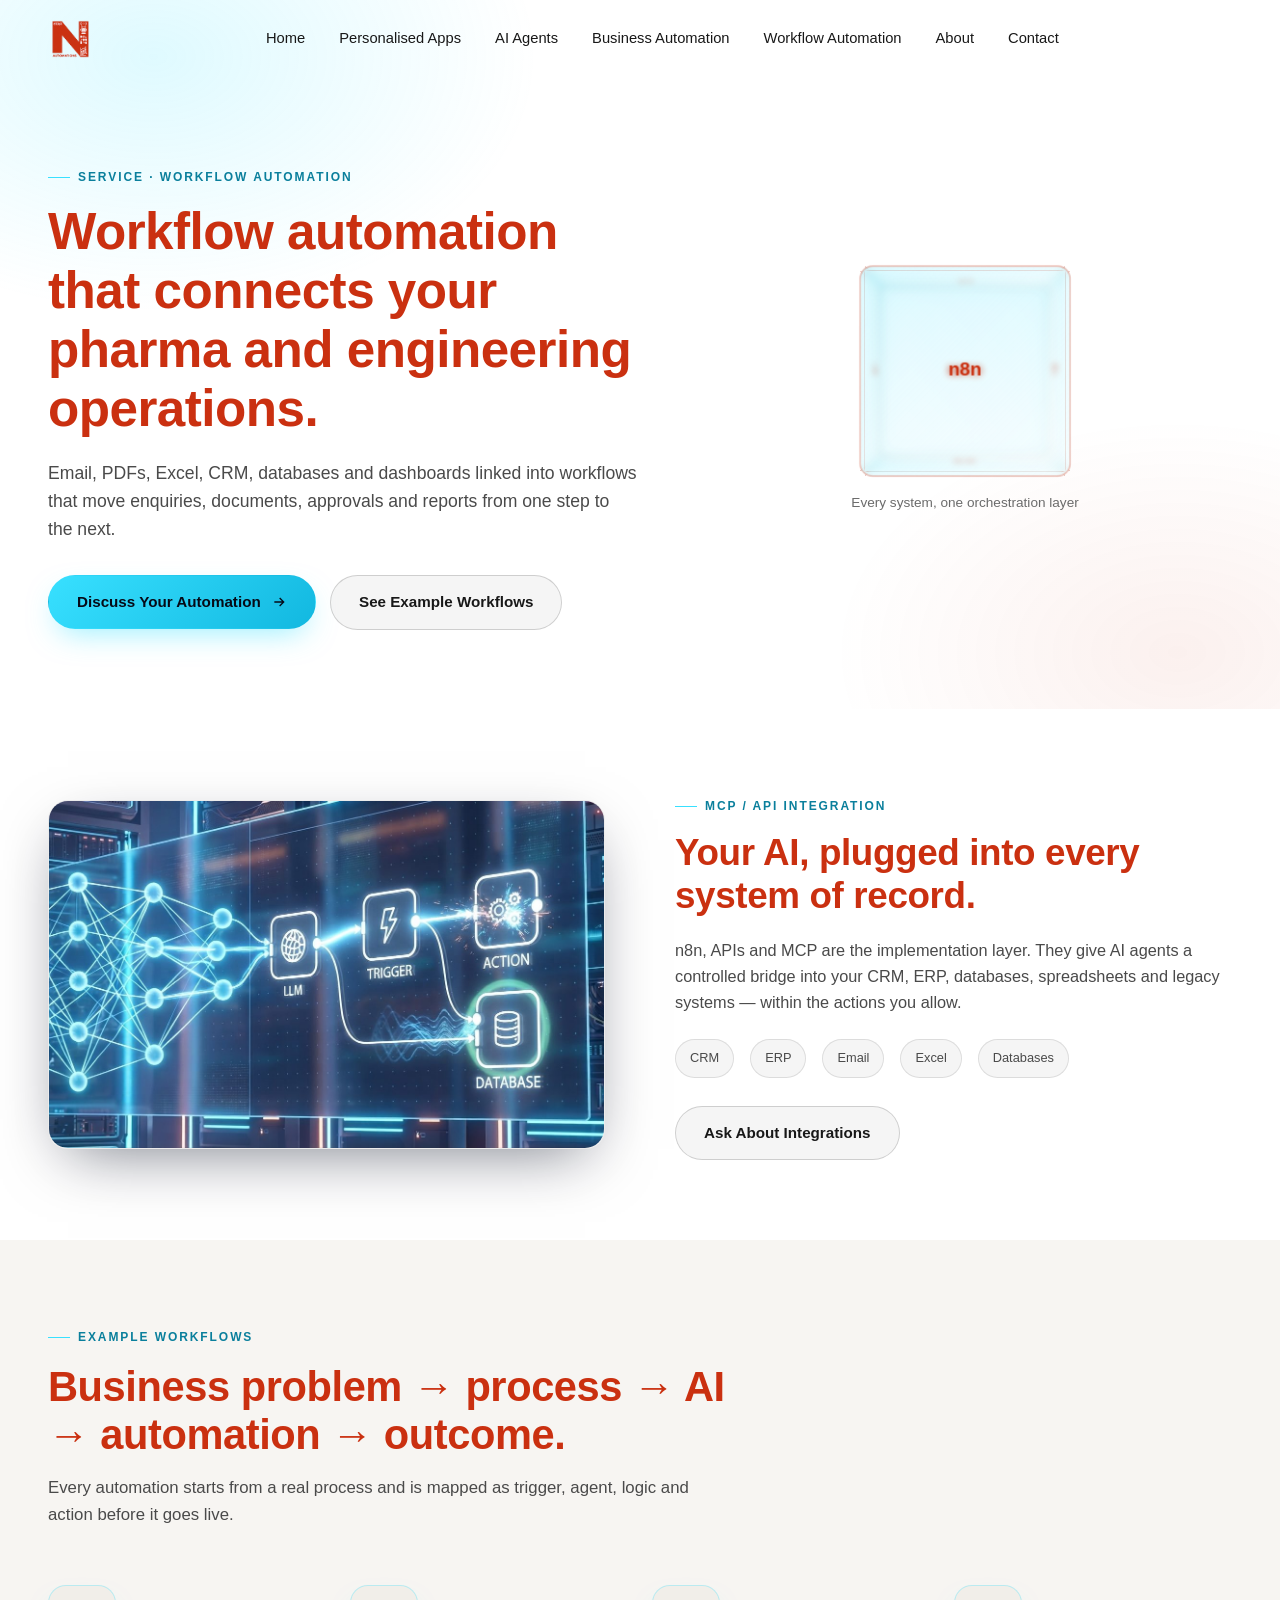
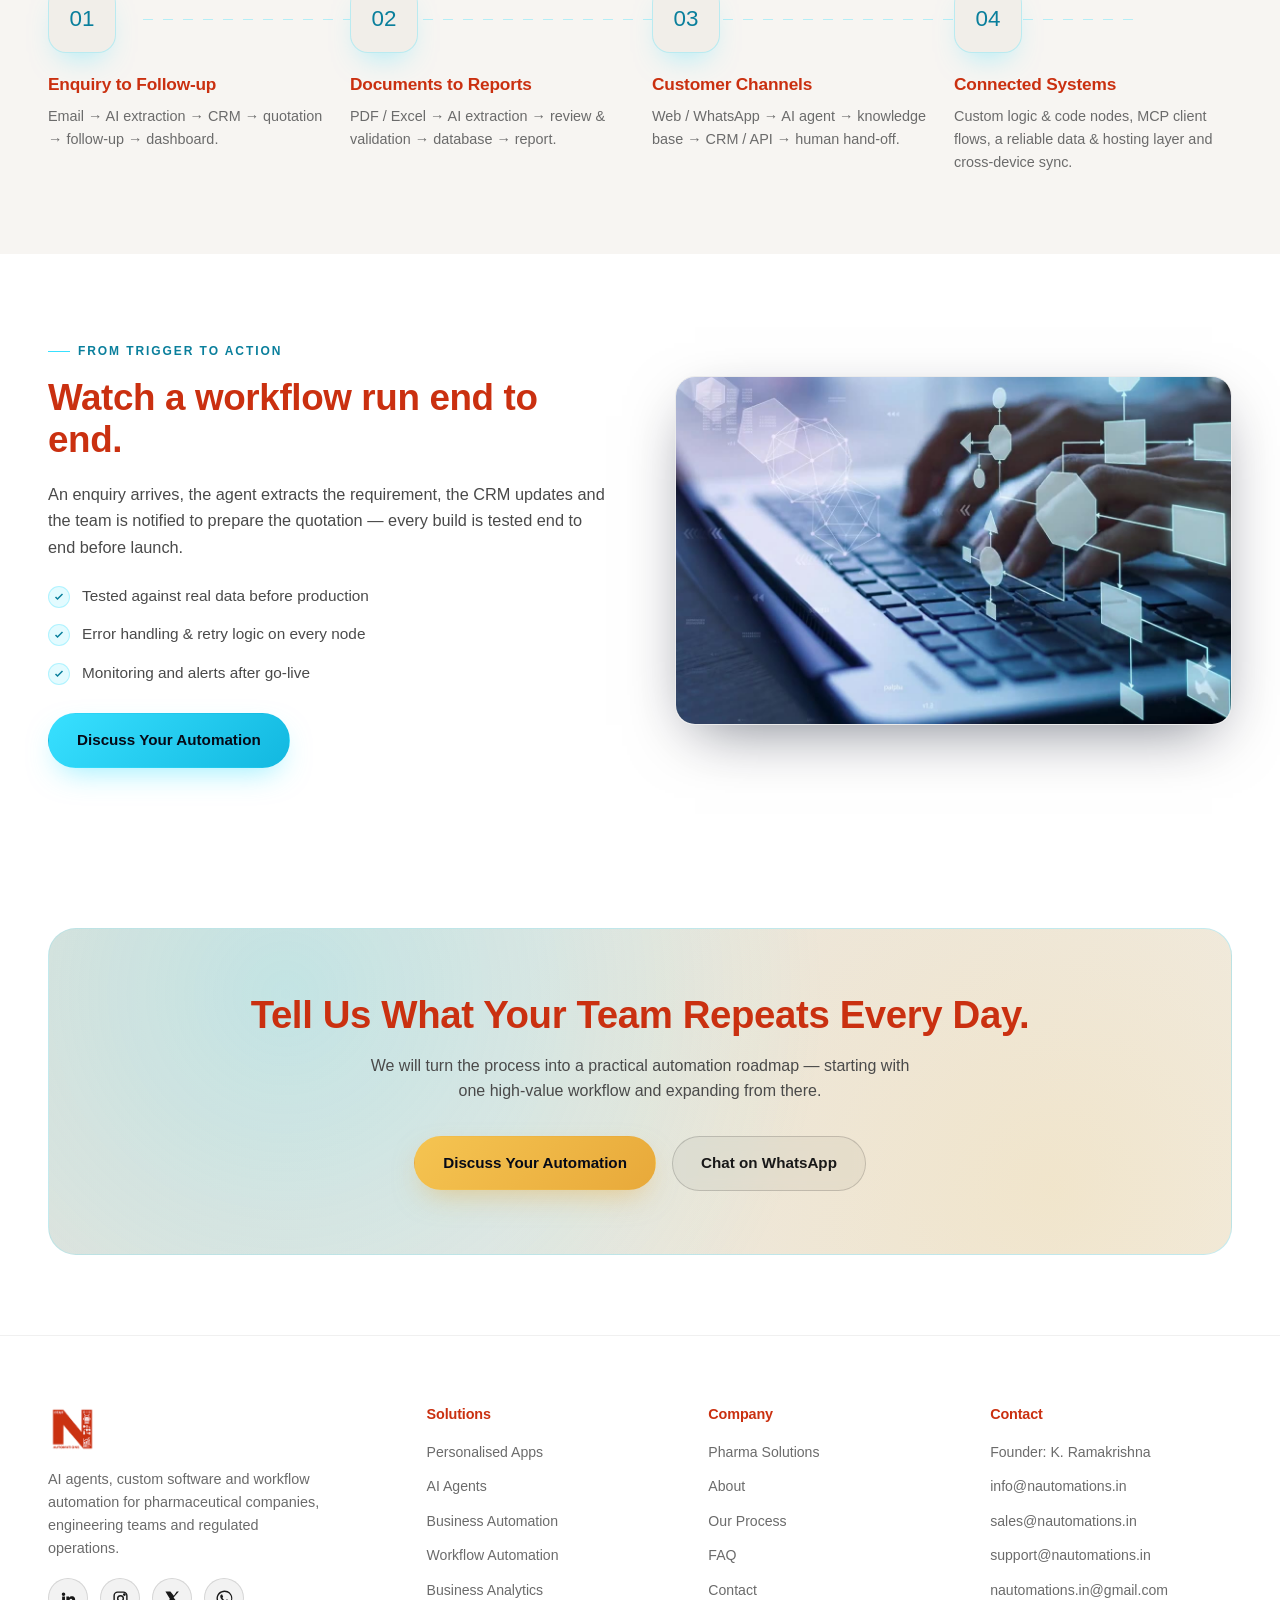
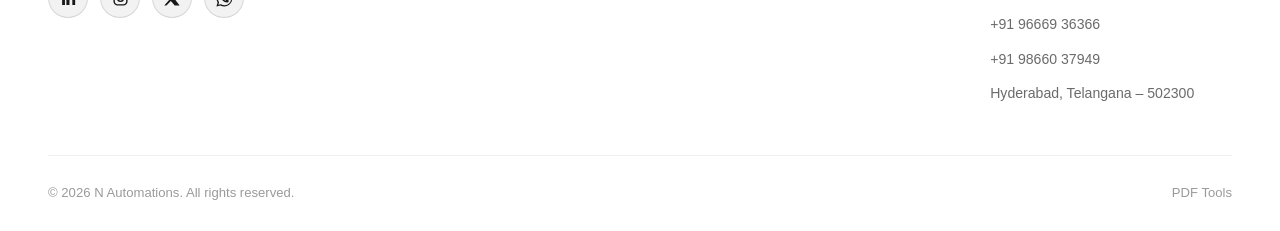
<file: workflow-automation.html>
<!DOCTYPE html>
<html lang="en">
<head>
<meta charset="UTF-8">
<meta name="viewport" content="width=device-width, initial-scale=1.0">
<title>Pharma Workflow Automation — N Automations</title>
<meta name="description" content="Pharma workflow automation connecting email, PDFs, Excel, CRM, databases and dashboards — built with n8n, APIs and MCP for pharmaceutical and engineering companies.">
<link rel="stylesheet" href="css/style.css">
<link rel="icon" type="image/png" href="assets/images/logo.png">
</head>
<body>
<header class="navbar" id="navbar">
  <div class="container nav-inner">
    <a href="index.html" class="brand"><img src="assets/images/logo.png" alt="N Automations" class="brand-logo"></a>
    <nav class="nav-links" id="navLinks">
      <a href="index.html">Home</a>
      <a href="personalised-apps.html">Personalised Apps</a>
      <a href="ai-agents.html">AI Agents</a>
      <a href="business-automation.html">Business Automation</a>
      <a href="workflow-automation.html">Workflow Automation</a>
      <a href="index.html#about">About</a>
      <a href="contact.html">Contact</a>
    </nav>
    <div class="nav-cta">
      <button class="nav-toggle" id="navToggle" aria-label="Toggle menu"><span></span><span></span><span></span></button>
    </div>
  </div>
</header>
<section class="page-hero">
  <div class="container">
    <div class="ph-grid">
      <div class="reveal">
        <div class="eyebrow">Service · Workflow Automation</div>
        <h1>Workflow automation that connects your pharma and engineering operations.</h1>
        <p class="lead">Email, PDFs, Excel, CRM, databases and dashboards linked into workflows that move enquiries, documents, approvals and reports from one step to the next.</p>
        <div class="hero-actions">
          <a href="contact.html" class="btn btn-primary">Discuss Your Automation <svg viewBox="0 0 24 24" fill="none" stroke="currentColor" stroke-width="2"><path d="M5 12h14M13 6l6 6-6 6"/></svg></a>
          <a href="#builds" class="btn btn-ghost">See Example Workflows</a>
        </div>
      </div>
      <div class="reveal cube-wrap">
        <div class="cube-scene">
          <div class="cube">
            <span style="transform:rotateY(0deg) translateZ(90px)">n8n</span>
            <span style="transform:rotateY(90deg) translateZ(90px)">MCP</span>
            <span style="transform:rotateY(180deg) translateZ(90px)">CRM</span>
            <span style="transform:rotateY(270deg) translateZ(90px)">API</span>
            <span style="transform:rotateX(90deg) translateZ(90px)">AI</span>
            <span style="transform:rotateX(-90deg) translateZ(90px)">DB</span>
          </div>
        </div>
        <p class="cube-caption">Every system, one orchestration layer</p>
      </div>
    </div>
  </div>
</section>

<section class="section-tight">
  <div class="container">
    <div class="split reveal">
      <div class="split-media"><img src="assets/images/workflows/mcp-server-hero.jpg" alt="MCP server bridging AI to enterprise systems"></div>
      <div class="split-copy">
        <div class="eyebrow">MCP / API Integration</div>
        <h2>Your AI, plugged into every system of record.</h2>
        <p>n8n, APIs and MCP are the implementation layer. They give AI agents a controlled bridge into your CRM, ERP, databases, spreadsheets and legacy systems — within the actions you allow.</p>
        <div class="stack-row">
          <span class="stack-pill">CRM</span>
          <span class="stack-pill">ERP</span>
          <span class="stack-pill">Email</span>
          <span class="stack-pill">Excel</span>
          <span class="stack-pill">Databases</span>
        </div>
        <div style="margin-top:28px"><a href="contact.html" class="btn btn-ghost">Ask About Integrations</a></div>
      </div>
    </div>
  </div>
</section>

<section class="section-tight" id="builds" style="background:var(--navy-900)">
  <div class="container">
    <div class="section-head reveal">
      <div class="eyebrow">Example Workflows</div>
      <h2>Business problem → process → AI → automation → outcome.</h2>
      <p>Every automation starts from a real process and is mapped as trigger, agent, logic and action before it goes live.</p>
    </div>
    <div class="process-grid reveal">
      <div class="process-step" data-tilt><div class="step-num">01</div><h3>Enquiry to Follow-up</h3><p>Email → AI extraction → CRM → quotation → follow-up → dashboard.</p></div>
      <div class="process-step" data-tilt><div class="step-num">02</div><h3>Documents to Reports</h3><p>PDF / Excel → AI extraction → review &amp; validation → database → report.</p></div>
      <div class="process-step" data-tilt><div class="step-num">03</div><h3>Customer Channels</h3><p>Web / WhatsApp → AI agent → knowledge base → CRM / API → human hand-off.</p></div>
      <div class="process-step" data-tilt><div class="step-num">04</div><h3>Connected Systems</h3><p>Custom logic &amp; code nodes, MCP client flows, a reliable data &amp; hosting layer and cross-device sync.</p></div>
    </div>
  </div>
</section>

<section class="section-tight">
  <div class="container">
    <div class="split reverse reveal">
      <div class="split-media">
        <video autoplay muted loop playsinline poster="assets/videos/workflow-demo-poster.jpg">
          <source src="assets/videos/workflow-demo.mp4" type="video/mp4">
        </video>
      </div>
      <div class="split-copy">
        <div class="eyebrow">From Trigger to Action</div>
        <h2>Watch a workflow run end to end.</h2>
        <p>An enquiry arrives, the agent extracts the requirement, the CRM updates and the team is notified to prepare the quotation — every build is tested end to end before launch.</p>
        <ul class="check-list">
          <li><span class="tick"><svg viewBox="0 0 24 24" fill="none" stroke="currentColor" stroke-width="3"><path d="M5 12l4 4 10-10"/></svg></span>Tested against real data before production</li>
          <li><span class="tick"><svg viewBox="0 0 24 24" fill="none" stroke="currentColor" stroke-width="3"><path d="M5 12l4 4 10-10"/></svg></span>Error handling &amp; retry logic on every node</li>
          <li><span class="tick"><svg viewBox="0 0 24 24" fill="none" stroke="currentColor" stroke-width="3"><path d="M5 12l4 4 10-10"/></svg></span>Monitoring and alerts after go-live</li>
        </ul>
        <a href="contact.html" class="btn btn-primary">Discuss Your Automation</a>
      </div>
    </div>
  </div>
</section>

<section class="section-tight">
  <div class="container reveal">
    <div class="cta-banner">
      <h2>Tell Us What Your Team Repeats Every Day.</h2>
      <p>We will turn the process into a practical automation roadmap — starting with one high-value workflow and expanding from there.</p>
      <div class="cta-actions">
        <a href="contact.html" class="btn btn-gold">Discuss Your Automation</a>
        <a href="https://wa.me/919666936366?text=Hi%2C%20I%27m%20interested%20in%20N-Automations%20services" target="_blank" rel="noopener" class="btn btn-ghost">Chat on WhatsApp</a>
      </div>
    </div>
  </div>
</section>
<footer>
  <div class="container">
    <div class="footer-grid">
      <div class="footer-brand">
        <a href="index.html" class="brand"><img src="assets/images/logo.png" alt="N Automations" class="brand-logo footer-logo"></a>
        <p>AI agents, custom software and workflow automation for pharmaceutical companies, engineering teams and regulated operations.</p>
        <div class="social-row">
          <a href="https://www.linkedin.com/in/n-automations-undefined-4bb5a7438/" target="_blank" rel="noopener" aria-label="LinkedIn"><svg viewBox="0 0 24 24" fill="currentColor"><path d="M4.98 3.5a2.5 2.5 0 1 1 0 5 2.5 2.5 0 0 1 0-5zM3 9h4v12H3zM9 9h3.8v1.7h.05c.53-.95 1.83-1.95 3.77-1.95 4.03 0 4.78 2.55 4.78 5.87V21h-4v-5.6c0-1.34-.02-3.06-1.87-3.06-1.87 0-2.16 1.45-2.16 2.96V21H9z"/></svg></a>
          <a href="https://www.instagram.com/nautomations.in/" target="_blank" rel="noopener" aria-label="Instagram"><svg viewBox="0 0 24 24" fill="none" stroke="currentColor" stroke-width="2"><rect x="3" y="3" width="18" height="18" rx="5"/><circle cx="12" cy="12" r="4"/><circle cx="17.5" cy="6.5" r="1"/></svg></a>
          <a href="https://x.com/nautomationsin" target="_blank" rel="noopener" aria-label="X (Twitter)"><svg viewBox="0 0 24 24" fill="currentColor"><path d="M18 2h3l-7.5 8.6L22 22h-6.9l-5.4-6.6L3.4 22H0.4l8-9.2L2 2h7l4.9 6z"/></svg></a>
          <a href="https://wa.me/919666936366?text=Hi%2C%20I%27m%20interested%20in%20N-Automations%20services" target="_blank" rel="noopener" aria-label="WhatsApp"><svg viewBox="0 0 24 24" fill="currentColor"><path d="M17.47 14.38c-.3-.15-1.76-.87-2.03-.97-.27-.1-.47-.15-.67.15-.2.3-.77.97-.94 1.17-.17.2-.35.22-.64.07-.3-.15-1.26-.46-2.4-1.48-.89-.79-1.49-1.77-1.66-2.07-.17-.3-.02-.46.13-.61.13-.13.3-.35.45-.52.15-.17.2-.3.3-.5.1-.2.05-.37-.02-.52-.07-.15-.67-1.61-.92-2.2-.24-.58-.49-.5-.67-.51h-.57c-.2 0-.52.07-.79.37-.27.3-1.04 1.02-1.04 2.48s1.07 2.88 1.21 3.08c.15.2 2.1 3.2 5.08 4.49.71.31 1.26.49 1.69.63.71.23 1.36.2 1.87.12.57-.09 1.76-.72 2.01-1.41.25-.69.25-1.29.17-1.41-.07-.12-.27-.2-.57-.35zM12.05 21.5a9.4 9.4 0 0 1-4.79-1.31l-.34-.2-3.56.93.95-3.47-.22-.36a9.4 9.4 0 0 1-1.44-5.01c0-5.2 4.23-9.43 9.43-9.43 2.52 0 4.89.98 6.67 2.77a9.37 9.37 0 0 1 2.76 6.67c0 5.2-4.24 9.43-9.43 9.43zm8.03-17.46A11.28 11.28 0 0 0 12.05.72C5.8.72.7 5.8.7 12.07c0 2 .52 3.95 1.52 5.67L.6 23.28l5.67-1.49a11.3 11.3 0 0 0 5.42 1.38c6.26 0 11.35-5.09 11.35-11.35 0-3.03-1.18-5.88-3.33-8.03z"/></svg></a>
        </div>
      </div>
      <div class="footer-col">
        <h4>Solutions</h4>
        <ul>
          <li><a href="personalised-apps.html">Personalised Apps</a></li>
          <li><a href="ai-agents.html">AI Agents</a></li>
          <li><a href="business-automation.html">Business Automation</a></li>
          <li><a href="workflow-automation.html">Workflow Automation</a></li>
          <li><a href="business-automation.html#analysis">Business Analytics</a></li>
        </ul>
      </div>
      <div class="footer-col">
        <h4>Company</h4>
        <ul>
          <li><a href="index.html#pharma">Pharma Solutions</a></li>
          <li><a href="index.html#about">About</a></li>
          <li><a href="index.html#process">Our Process</a></li>
          <li><a href="index.html#faq">FAQ</a></li>
          <li><a href="contact.html">Contact</a></li>
        </ul>
      </div>
      <div class="footer-col">
        <h4>Contact</h4>
        <ul>
          <li>Founder: K. Ramakrishna</li>
          <li><a href="mailto:info@nautomations.in">info@nautomations.in</a></li>
          <li><a href="mailto:sales@nautomations.in">sales@nautomations.in</a></li>
          <li><a href="mailto:support@nautomations.in">support@nautomations.in</a></li>
          <li><a href="mailto:nautomations.in@gmail.com">nautomations.in@gmail.com</a></li>
          <li><a href="tel:+919666936366">+91 96669 36366</a></li>
          <li><a href="tel:+919866037949">+91 98660 37949</a></li>
          <li>Hyderabad, Telangana – 502300</li>
        </ul>
      </div>
    </div>
    <div class="footer-bottom">
      <span>© <span id="year"></span> N Automations. All rights reserved.</span>
      <div class="footer-legal">
        <a href="/pdf-tools/">PDF Tools</a>
      </div>
    </div>
  </div>
</footer>

<button class="to-top" id="toTop" aria-label="Back to top">
  <svg viewBox="0 0 24 24" width="20" height="20" fill="none" stroke="currentColor" stroke-width="2"><path d="M12 19V5M5 12l7-7 7 7"/></svg>
</button>

<script src="js/script.js"></script>
</body>
</html>
</file>
<file: css/style.css>
/* ===================== N Automations — Stylesheet ===================== */

:root{
  --navy-950:#ffffff;
  --navy-900:#f7f5f2;
  --navy-800:#f1eee9;
  --navy-700:#e8e2d9;
  --navy-600:#ded5c8;
  --cyan-400:#38e0ff;
  --cyan-300:#0a7f9c;
  --cyan-500:#12b8e0;
  --gold-400:#f5c451;
  --gold-500:#e8a93a;
  --gold-text:#9c6b0a;
  --ink-100:#181818;
  --ink-300:#4a4a4a;
  --ink-500:#6b6b6b;
  --ink-700:#9a9a9a;
  --white:#ffffff;
  --ink-dark:#060a17;
  --brand-red:#ca3010;
  --radius-lg:20px;
  --radius-md:14px;
  --radius-sm:8px;
  --shadow-soft:0 20px 60px -20px rgba(4,10,30,.55);
  --shadow-glow:0 0 0 1px rgba(56,224,255,.15), 0 20px 60px -20px rgba(18,184,224,.35);
  --maxw:1240px;
  --font-head: 'Calibri', 'Segoe UI', sans-serif;
  --font-body: 'Calibri', 'Segoe UI', sans-serif;
}

*,*::before,*::after{box-sizing:border-box;}
html{scroll-behavior:smooth;}
body{
  margin:0;
  font-family:var(--font-body);
  background:var(--navy-950);
  color:var(--ink-100);
  line-height:1.6;
  -webkit-font-smoothing:antialiased;
  overflow-x:hidden;
}
img,video{max-width:100%;display:block;}
a{color:inherit;text-decoration:none;}
ul{list-style:none;margin:0;padding:0;}
h1,h2,h3,h4{font-family:var(--font-head);line-height:1.15;margin:0;font-weight:700;letter-spacing:-.01em;color:var(--brand-red);}
p{margin:0;}
button{font-family:inherit;cursor:pointer;}

.container{
  width:100%;
  max-width:var(--maxw);
  margin:0 auto;
  padding:0 28px;
}

.eyebrow{
  display:inline-flex;
  align-items:center;
  gap:8px;
  font-size:.75rem;
  letter-spacing:.16em;
  text-transform:uppercase;
  color:var(--cyan-300);
  font-weight:600;
  margin-bottom:16px;
}
.eyebrow::before{
  content:"";
  width:22px;height:1px;
  background:var(--cyan-400);
  display:inline-block;
}

.section-head{
  max-width:680px;
  margin:0 0 56px;
}
.section-head.center{margin-left:auto;margin-right:auto;text-align:center;}
.section-head h2{
  font-size:clamp(1.8rem,3.6vw,2.6rem);
}
.section-head p{
  margin-top:16px;
  color:var(--ink-300);
  font-size:1.05rem;
}

section{position:relative;padding:110px 0;}
.section-tight{padding:80px 0;}

/* ---------- Buttons ---------- */
.btn{
  display:inline-flex;
  align-items:center;
  gap:10px;
  padding:14px 28px;
  border-radius:999px;
  font-weight:600;
  font-size:.95rem;
  border:1px solid transparent;
  transition:transform .25s ease, box-shadow .25s ease, background .25s ease, color .25s ease;
  white-space:nowrap;
}
.btn-primary{
  background:linear-gradient(135deg,var(--cyan-400),var(--cyan-500));
  color:var(--ink-dark);
  box-shadow:0 12px 30px -10px rgba(56,224,255,.55);
}
.btn-primary:hover{transform:translateY(-2px);box-shadow:0 18px 38px -10px rgba(56,224,255,.7);}
.btn-ghost{
  background:rgba(0,0,0,.04);
  color:var(--ink-100);
  border-color:rgba(0,0,0,.16);
  backdrop-filter:blur(6px);
}
.btn-ghost:hover{background:rgba(0,0,0,.09);transform:translateY(-2px);}
.navbar .btn-ghost,.hero .btn-ghost{
  background:rgba(255,255,255,.35);
  backdrop-filter:blur(10px);
  border-color:rgba(255,255,255,.6);
}
.btn-gold{
  background:linear-gradient(135deg,var(--gold-400),var(--gold-500));
  color:var(--ink-dark);
  box-shadow:0 12px 30px -10px rgba(232,169,58,.55);
}
.btn-gold:hover{transform:translateY(-2px);}
.btn-sm{padding:10px 20px;font-size:.85rem;}
.btn svg{width:16px;height:16px;flex:none;}

/* ---------- Navbar ---------- */
.navbar{
  position:fixed;top:0;left:0;right:0;z-index:1000;
  padding:18px 0;
  transition:background .35s ease, padding .35s ease, box-shadow .35s ease;
}
.navbar.scrolled{
  background:rgba(255,255,255,.72);
  backdrop-filter:blur(16px) saturate(1.4);
  -webkit-backdrop-filter:blur(16px) saturate(1.4);
  padding:12px 0;
  box-shadow:0 12px 30px -18px rgba(0,0,0,.15);
  border-bottom:1px solid rgba(0,0,0,.06);
}
.nav-inner{display:flex;align-items:center;justify-content:space-between;gap:20px;}
.brand{display:flex;align-items:center;gap:10px;font-family:var(--font-head);font-weight:700;font-size:1.2rem;letter-spacing:-.01em;}
.brand-logo{height:42px;width:auto;display:block;}
.footer-logo{height:46px;}
.brand-mark{
  width:38px;height:38px;border-radius:11px;
  background:linear-gradient(135deg,var(--cyan-400),var(--gold-400));
  display:flex;align-items:center;justify-content:center;
  color:var(--navy-950);font-weight:800;font-size:1.05rem;
  box-shadow:0 8px 20px -6px rgba(56,224,255,.6);
}
.brand span{color:var(--cyan-300);}

.nav-links{display:flex;align-items:center;gap:34px;}
.nav-links a{
  font-size:.92rem;font-weight:500;color:var(--ink-100);
  position:relative;padding:6px 0;transition:color .2s ease;
}
.nav-links a:hover{color:var(--brand-red);}
.nav-links a::after{
  content:"";position:absolute;left:0;bottom:0;height:2px;width:0;
  background:var(--cyan-400);transition:width .25s ease;
}
.nav-links a:hover::after{width:100%;}
.nav-cta{display:flex;align-items:center;gap:14px;}
.nav-toggle{
  display:none;flex-direction:column;gap:5px;background:none;border:none;padding:8px;
}
.nav-toggle span{width:24px;height:2px;background:var(--ink-100);border-radius:2px;transition:.3s;}

/* ---------- Hero ---------- */
.hero{
  position:relative;
  min-height:100vh;
  display:flex;
  align-items:center;
  padding-top:140px;
  padding-bottom:90px;
  overflow:hidden;
  isolation:isolate;
}
.hero-video{
  position:absolute;inset:0;width:100%;height:100%;object-fit:cover;z-index:-2;
  filter:saturate(1.05) brightness(.9);
}
.hero::before{
  content:"";position:absolute;inset:0;z-index:-1;
  backdrop-filter:blur(6px) saturate(1.2);
  -webkit-backdrop-filter:blur(6px) saturate(1.2);
  background:
    radial-gradient(ellipse 60% 55% at 25% 20%, rgba(56,224,255,.22), transparent 60%),
    radial-gradient(ellipse 55% 55% at 90% 85%, rgba(245,196,81,.16), transparent 60%),
    linear-gradient(180deg, rgba(255,255,255,.45) 0%, rgba(255,255,255,.62) 55%, var(--navy-950) 100%);
}
.hero-grid{
  display:grid;
  grid-template-columns:1.05fr .95fr;
  gap:60px;
  align-items:center;
}
.hero-copy h1{
  font-size:clamp(2.4rem,5vw,3.7rem);
}
.hero-copy h1 em{
  font-style:normal;
  color:inherit;
}
.hero-copy p{
  margin-top:22px;font-size:1.12rem;color:var(--ink-300);max-width:520px;
}
.hero-actions{display:flex;gap:16px;margin-top:36px;flex-wrap:wrap;}
.hero-stats{
  display:flex;gap:34px;margin-top:56px;flex-wrap:wrap;
}
.hero-stats div strong{
  display:block;font-family:var(--font-head);font-size:1.9rem;color:var(--ink-100);
}
.hero-stats div span{font-size:.82rem;color:var(--ink-500);text-transform:uppercase;letter-spacing:.08em;}

.hero-visual{position:relative;}
.hero-card{
  position:relative;
  border-radius:var(--radius-lg);
  overflow:hidden;
  box-shadow:var(--shadow-soft);
  border:1px solid rgba(255,255,255,.5);
}
.hero-card img{width:100%;height:100%;object-fit:cover;aspect-ratio:4/3.2;}
.floating-chip{
  position:absolute;
  display:flex;align-items:center;gap:10px;
  background:rgba(255,255,255,.55);
  border:1px solid rgba(255,255,255,.7);
  backdrop-filter:blur(14px) saturate(1.3);
  -webkit-backdrop-filter:blur(14px) saturate(1.3);
  padding:12px 16px;border-radius:14px;
  box-shadow:0 18px 40px -14px rgba(20,20,30,.25);
  font-size:.85rem;font-weight:600;color:var(--ink-100);
  animation:float 5s ease-in-out infinite;
}
.floating-chip.chip-1{top:-24px;left:-24px;animation-delay:.2s;}
.floating-chip.chip-2{bottom:-22px;right:-18px;animation-delay:1.1s;}
.floating-chip .dot{width:9px;height:9px;border-radius:50%;background:var(--cyan-400);box-shadow:0 0 12px var(--cyan-400);}
@keyframes float{0%,100%{transform:translateY(0);}50%{transform:translateY(-12px);}}

/* ---------- Marquee / trust strip ---------- */
.trust-strip{
  padding:34px 0;
  border-top:1px solid rgba(0,0,0,.06);
  border-bottom:1px solid rgba(0,0,0,.06);
  overflow:hidden;
  background:var(--navy-900);
}
.trust-track{
  display:flex;gap:64px;white-space:nowrap;
  animation:scrollX 26s linear infinite;
  width:max-content;
}
.trust-track span{
  font-family:var(--font-head);font-size:1.05rem;color:var(--ink-500);
  letter-spacing:.04em;
}
@keyframes scrollX{from{transform:translateX(0);}to{transform:translateX(-50%);}}

/* ---------- Services ---------- */
.services{background:var(--navy-950);}
.service-grid{
  display:grid;
  grid-template-columns:repeat(3,1fr);
  gap:28px;
}
.service-card{
  position:relative;
  border-radius:var(--radius-lg);
  background:linear-gradient(180deg, var(--navy-800), var(--navy-900));
  border:1px solid rgba(0,0,0,.07);
  overflow:hidden;
  transition:transform .35s ease, border-color .35s ease, box-shadow .35s ease;
}
.service-card:hover{transform:translateY(-8px);border-color:rgba(56,224,255,.35);box-shadow:var(--shadow-glow);}
.service-media{aspect-ratio:16/10;overflow:hidden;position:relative;}
.service-media img{width:100%;height:100%;object-fit:cover;transition:transform .6s ease;}
.service-card:hover .service-media img{transform:scale(1.08);}
.service-media::after{
  content:"";position:absolute;inset:0;
  background:linear-gradient(180deg, transparent 40%, rgba(10,15,36,.9) 100%);
}
.service-num{
  position:absolute;top:16px;left:16px;z-index:2;
  font-family:var(--font-head);font-size:.8rem;font-weight:700;
  color:var(--ink-dark);background:var(--cyan-400);
  padding:5px 12px;border-radius:999px;
}
.service-body{padding:28px 26px 32px;}
.service-body h3{font-size:1.28rem;margin-bottom:12px;}
.service-body p{color:var(--ink-300);font-size:.96rem;}
.service-tags{display:flex;flex-wrap:wrap;gap:8px;margin-top:18px;}
.service-tags span{
  font-size:.74rem;padding:5px 10px;border-radius:999px;
  background:rgba(56,224,255,.09);color:var(--cyan-300);
  border:1px solid rgba(56,224,255,.2);
}
.service-link{
  margin-top:20px;display:inline-flex;align-items:center;gap:8px;
  font-size:.88rem;font-weight:600;color:var(--gold-text);
}
.service-link svg{width:14px;height:14px;transition:transform .25s ease;}
.service-card:hover .service-link svg{transform:translateX(4px);}

/* ---------- Split feature (workflows) ---------- */
.split{
  display:grid;grid-template-columns:1fr 1fr;gap:70px;align-items:center;
}
.split.reverse .split-media{order:2;}
.split.reverse .split-copy{order:1;}
.split-media{
  border-radius:var(--radius-lg);overflow:hidden;
  border:1px solid rgba(0,0,0,.08);
  box-shadow:var(--shadow-soft);
  position:relative;
}
.split-media video, .split-media img{width:100%;display:block;object-fit:cover;aspect-ratio:16/10;}
.split-copy h2{font-size:clamp(1.7rem,3.2vw,2.3rem);margin-bottom:20px;}
.split-copy p{color:var(--ink-300);margin-bottom:24px;font-size:1.02rem;}
.check-list{display:flex;flex-direction:column;gap:14px;margin-bottom:28px;}
.check-list li{display:flex;gap:12px;align-items:flex-start;color:var(--ink-300);font-size:.96rem;}
.check-list .tick{
  flex:none;width:22px;height:22px;border-radius:50%;
  background:rgba(56,224,255,.14);color:var(--cyan-300);
  display:flex;align-items:center;justify-content:center;
  border:1px solid rgba(56,224,255,.3);margin-top:2px;
}
.check-list .tick svg{width:12px;height:12px;}

.stack-row{display:flex;align-items:center;gap:16px;flex-wrap:wrap;margin-top:6px;}
.stack-pill{
  display:flex;align-items:center;gap:8px;
  padding:8px 14px;border-radius:999px;
  background:rgba(0,0,0,.04);
  border:1px solid rgba(0,0,0,.1);
  font-size:.8rem;color:var(--ink-300);
}

/* ---------- Process ---------- */
.process{background:linear-gradient(180deg,var(--navy-900),var(--navy-950));}
.process-grid{
  display:grid;grid-template-columns:repeat(4,1fr);gap:24px;
  position:relative;
}
.process-grid::before{
  content:"";position:absolute;top:34px;left:8%;right:8%;height:1px;
  background:repeating-linear-gradient(90deg, rgba(56,224,255,.35) 0 10px, transparent 10px 20px);
  z-index:0;
}
.process-step{position:relative;z-index:1;text-align:left;}
.process-step .step-num{
  width:68px;height:68px;border-radius:18px;
  background:var(--navy-800);border:1px solid rgba(56,224,255,.3);
  display:flex;align-items:center;justify-content:center;
  font-family:var(--font-head);font-size:1.4rem;color:var(--cyan-300);
  margin-bottom:22px;box-shadow:0 14px 30px -14px rgba(56,224,255,.5);
}
.process-step h3{font-size:1.08rem;margin-bottom:10px;}
.process-step p{color:var(--ink-500);font-size:.9rem;}

/* ---------- Stats band ---------- */
.stats-band{
  background:linear-gradient(120deg,var(--navy-800),var(--navy-700));
  border-radius:var(--radius-lg);
  padding:52px 40px;
  display:grid;
  grid-template-columns:repeat(4,1fr);
  gap:24px;
  border:1px solid rgba(0,0,0,.08);
}
.stat-item{text-align:center;}
.stat-item strong{
  display:block;font-family:var(--font-head);font-size:2.4rem;
  background:linear-gradient(120deg,var(--cyan-300),var(--gold-text));
  -webkit-background-clip:text;background-clip:text;color:transparent;
}
.stat-item span{color:var(--ink-500);font-size:.85rem;text-transform:uppercase;letter-spacing:.06em;}

/* ---------- Gallery / workflow showcase ---------- */
.gallery-grid{
  display:grid;
  grid-template-columns:repeat(4,1fr);
  grid-auto-rows:200px;
  gap:18px;
}
.gallery-item{
  position:relative;border-radius:var(--radius-md);overflow:hidden;
  border:1px solid rgba(0,0,0,.07);
}
.gallery-item img{width:100%;height:100%;object-fit:cover;transition:transform .5s ease;}
.gallery-item:hover img{transform:scale(1.06);}
.gallery-item.tall{grid-row:span 2;}
.gallery-item.wide{grid-column:span 2;}
.gallery-caption{
  position:absolute;left:0;right:0;bottom:0;padding:16px;
  background:linear-gradient(180deg,transparent,rgba(6,10,23,.92));
  font-size:.85rem;font-weight:600;color:var(--white);
}

/* ---------- Testimonials ---------- */
.testimonials{background:var(--navy-900);}
.testi-grid{display:grid;grid-template-columns:repeat(3,1fr);gap:26px;}
.testi-card{
  background:var(--navy-800);border:1px solid rgba(0,0,0,.07);
  border-radius:var(--radius-lg);padding:30px 28px;
}
.testi-stars{color:var(--gold-text);font-size:.95rem;margin-bottom:16px;letter-spacing:2px;}
.testi-card p{color:var(--ink-300);font-size:.98rem;margin-bottom:22px;}
.testi-person{display:flex;align-items:center;gap:12px;}
.testi-avatar{
  width:42px;height:42px;border-radius:50%;
  background:linear-gradient(135deg,var(--cyan-400),var(--gold-400));
  display:flex;align-items:center;justify-content:center;
  font-weight:700;color:var(--ink-dark);font-size:.9rem;
}
.testi-person strong{display:block;font-size:.92rem;color:var(--ink-100);}
.testi-person span{font-size:.8rem;color:var(--ink-500);}

/* ---------- Pricing ---------- */
.pricing{background:var(--navy-950);}
.price-grid{display:grid;grid-template-columns:repeat(3,1fr);gap:26px;align-items:stretch;}
.price-card{
  border-radius:var(--radius-lg);
  background:var(--navy-800);border:1px solid rgba(0,0,0,.08);
  padding:36px 30px;display:flex;flex-direction:column;
}
.price-card.featured{
  background:linear-gradient(180deg,var(--navy-700),var(--navy-800));
  border-color:rgba(56,224,255,.4);
  box-shadow:var(--shadow-glow);
  transform:translateY(-10px);
}
.price-badge{
  align-self:flex-start;font-size:.72rem;font-weight:700;
  background:var(--gold-400);color:var(--ink-dark);
  padding:4px 12px;border-radius:999px;margin-bottom:16px;
  text-transform:uppercase;letter-spacing:.05em;
}
.price-card h3{font-size:1.3rem;margin-bottom:10px;}
.price-card .price{font-family:var(--font-head);font-size:2.1rem;color:var(--cyan-300);margin-bottom:6px;}
.price-card .price span{font-size:.9rem;color:var(--ink-500);font-family:var(--font-body);}
.price-card > p{color:var(--ink-500);font-size:.88rem;margin-bottom:24px;}
.price-card ul{display:flex;flex-direction:column;gap:12px;margin-bottom:30px;flex:1;}
.price-card ul li{display:flex;gap:10px;font-size:.9rem;color:var(--ink-300);align-items:flex-start;}
.price-card ul li svg{width:16px;height:16px;color:var(--cyan-400);flex:none;margin-top:2px;}

/* ---------- About ---------- */
.about-grid{display:grid;grid-template-columns:.9fr 1.1fr;gap:70px;align-items:center;}
.about-media{position:relative;}
.about-media img{border-radius:var(--radius-lg);border:1px solid rgba(0,0,0,.08);box-shadow:var(--shadow-soft);}
.about-badge{
  position:absolute;bottom:-26px;left:-26px;
  background:var(--navy-800);border:1px solid rgba(0,0,0,.12);
  border-radius:16px;padding:18px 22px;box-shadow:var(--shadow-soft);
  display:flex;align-items:center;gap:14px;
}
.about-badge strong{font-family:var(--font-head);font-size:1.6rem;color:var(--cyan-300);display:block;}
.about-badge span{font-size:.78rem;color:var(--ink-500);}

/* ---------- FAQ ---------- */
.faq{background:var(--navy-900);}
.faq-list{max-width:820px;margin:0 auto;display:flex;flex-direction:column;gap:14px;}
.faq-item{
  border:1px solid rgba(0,0,0,.08);border-radius:14px;
  background:var(--navy-800);overflow:hidden;
}
.faq-q{
  display:flex;align-items:center;justify-content:space-between;
  padding:20px 24px;cursor:pointer;font-weight:600;color:var(--ink-100);font-size:1rem;
}
.faq-q .plus{
  width:26px;height:26px;border-radius:50%;border:1px solid rgba(0,0,0,.2);
  display:flex;align-items:center;justify-content:center;flex:none;
  transition:transform .3s ease;color:var(--cyan-300);
}
.faq-item.open .faq-q .plus{transform:rotate(45deg);}
.faq-a{max-height:0;overflow:hidden;transition:max-height .35s ease;}
.faq-a p{padding:0 24px 22px;color:var(--ink-300);font-size:.94rem;}

/* ---------- CTA banner ---------- */
.cta-banner{
  background:linear-gradient(120deg,var(--navy-700),var(--navy-800));
  border-radius:28px;
  padding:64px 50px;
  text-align:center;
  position:relative;
  overflow:hidden;
  border:1px solid rgba(56,224,255,.25);
}
.cta-banner::before{
  content:"";position:absolute;inset:0;
  background:radial-gradient(circle at 20% 20%, rgba(56,224,255,.22), transparent 55%),
             radial-gradient(circle at 85% 80%, rgba(245,196,81,.18), transparent 55%);
}
.cta-banner > *{position:relative;z-index:1;}
.cta-banner h2{font-size:clamp(1.7rem,3.4vw,2.4rem);margin-bottom:16px;}
.cta-banner p{color:var(--ink-300);max-width:560px;margin:0 auto 32px;}
.cta-actions{display:flex;gap:16px;justify-content:center;flex-wrap:wrap;}

/* ---------- Contact ---------- */
.contact-grid{display:grid;grid-template-columns:.85fr 1.15fr;gap:60px;}
.contact-info h2{font-size:clamp(1.7rem,3.2vw,2.3rem);margin-bottom:18px;}
.contact-info p{color:var(--ink-300);margin-bottom:34px;}
.contact-detail{display:flex;gap:16px;margin-bottom:22px;align-items:flex-start;}
.contact-detail .icon{
  width:44px;height:44px;border-radius:12px;flex:none;
  background:rgba(56,224,255,.1);border:1px solid rgba(56,224,255,.25);
  display:flex;align-items:center;justify-content:center;color:var(--cyan-300);
}
.contact-detail strong{display:block;color:var(--ink-100);font-size:.95rem;margin-bottom:2px;}
.contact-detail span{color:var(--ink-500);font-size:.88rem;}
.social-row{display:flex;gap:12px;margin-top:8px;}
.social-row a{
  width:40px;height:40px;border-radius:50%;
  background:rgba(0,0,0,.05);border:1px solid rgba(0,0,0,.12);
  display:flex;align-items:center;justify-content:center;transition:.25s;
}
.social-row a:hover{background:var(--cyan-400);color:var(--ink-dark);transform:translateY(-3px);}
.social-row svg{width:17px;height:17px;}

.contact-form{
  background:var(--navy-800);border:1px solid rgba(0,0,0,.08);
  border-radius:var(--radius-lg);padding:38px;
}
.form-row{display:grid;grid-template-columns:1fr 1fr;gap:18px;margin-bottom:18px;}
.field{display:flex;flex-direction:column;gap:8px;}
.field label{font-size:.82rem;color:var(--ink-500);}
.field input, .field textarea, .field select{
  background:var(--navy-900);border:1px solid rgba(0,0,0,.12);
  border-radius:10px;padding:13px 15px;color:var(--ink-100);font-family:inherit;font-size:.92rem;
  transition:border-color .2s ease;
}
.field input:focus, .field textarea:focus, .field select:focus{outline:none;border-color:var(--cyan-400);}
.field textarea{resize:vertical;min-height:110px;}
.form-note{font-size:.78rem;color:var(--ink-700);margin-top:14px;}

/* ---------- Footer ---------- */
footer{background:var(--navy-950);border-top:1px solid rgba(0,0,0,.06);padding:70px 0 28px;}
.footer-grid{
  display:grid;grid-template-columns:1.4fr 1fr 1fr 1fr;gap:40px;
  padding-bottom:50px;border-bottom:1px solid rgba(0,0,0,.06);
}
.footer-brand p{color:var(--ink-500);margin-top:16px;font-size:.9rem;max-width:280px;}
.footer-col h4{font-size:.9rem;margin-bottom:18px;}
.footer-col ul{display:flex;flex-direction:column;gap:12px;}
.footer-col a{color:var(--ink-500);font-size:.88rem;transition:color .2s ease;}
.footer-col a:hover{color:var(--cyan-300);}
.footer-bottom{
  display:flex;justify-content:space-between;align-items:center;
  padding-top:26px;flex-wrap:wrap;gap:12px;
}
.footer-bottom span{color:var(--ink-700);font-size:.82rem;}
.footer-legal{display:flex;gap:22px;}
.footer-legal a{color:var(--ink-700);font-size:.82rem;}
.footer-legal a:hover{color:var(--ink-300);}

/* ---------- Back to top ---------- */
.to-top{
  position:fixed;right:26px;bottom:26px;z-index:900;
  width:48px;height:48px;border-radius:50%;
  background:var(--cyan-400);color:var(--navy-950);
  display:flex;align-items:center;justify-content:center;
  border:none;box-shadow:0 14px 30px -10px rgba(56,224,255,.6);
  opacity:0;pointer-events:none;transform:translateY(10px);
  transition:opacity .3s ease, transform .3s ease;
}
.to-top.show{opacity:1;pointer-events:auto;transform:translateY(0);}

/* ---------- Reveal animation ---------- */
.reveal{opacity:0;transform:translateY(26px);transition:opacity .7s ease, transform .7s ease;}
.reveal.in{opacity:1;transform:translateY(0);}

/* ---------- Responsive ---------- */
@media (max-width:1080px){
  .hero-grid, .split, .split.reverse, .about-grid, .contact-grid{grid-template-columns:1fr;}
  .split.reverse .split-media, .split.reverse .split-copy{order:0;}
  .service-grid, .price-grid, .testi-grid{grid-template-columns:1fr 1fr;}
  .process-grid{grid-template-columns:1fr 1fr;}
  .process-grid::before{display:none;}
  .stats-band{grid-template-columns:1fr 1fr;}
  .gallery-grid{grid-template-columns:repeat(2,1fr);}
  .footer-grid{grid-template-columns:1fr 1fr;}
  .price-card.featured{transform:none;}
}
@media (max-width:760px){
  .nav-links{
    position:fixed;top:0;right:0;height:100vh;width:78%;max-width:320px;
    background:rgba(255,255,255,.92);backdrop-filter:blur(20px);flex-direction:column;justify-content:center;
    align-items:flex-start;padding:40px 34px;gap:26px;
    transform:translateX(100%);transition:transform .35s ease;
    box-shadow:-20px 0 50px rgba(0,0,0,.4);
  }
  .nav-links.open{transform:translateX(0);}
  .nav-toggle{display:flex;}
  .nav-cta .btn-ghost{display:none;}
  .service-grid, .price-grid, .testi-grid, .process-grid, .stats-band, .form-row, .footer-grid{grid-template-columns:1fr;}
  .gallery-grid{grid-template-columns:1fr 1fr;grid-auto-rows:160px;}
  .gallery-item.wide{grid-column:span 1;}
  section{padding:74px 0;}
  .hero{padding-top:120px;}
  .cta-banner{padding:44px 24px;}
  .about-badge{position:static;margin-top:-40px;margin-left:16px;width:fit-content;}
}


/* ===== Expansion: subpages, glass, 3D ===== */
.page-hero{
  position:relative;padding:160px 0 80px;overflow:hidden;
  background:
    radial-gradient(ellipse 50% 60% at 12% 8%, rgba(56,224,255,.16), transparent 60%),
    radial-gradient(ellipse 45% 55% at 92% 92%, rgba(202,48,16,.07), transparent 60%),
    var(--navy-950);
}
.page-hero h1{font-size:clamp(2.2rem,4.5vw,3.2rem);}
.page-hero .lead{color:var(--ink-300);max-width:620px;margin-top:20px;font-size:1.1rem;}
.page-hero .hero-actions{margin-top:32px;display:flex;gap:14px;flex-wrap:wrap;}
.ph-grid{display:grid;grid-template-columns:1.05fr .95fr;gap:60px;align-items:center;}
.glass-panel{
  background:rgba(255,255,255,.5);
  border:1px solid rgba(255,255,255,.75);
  backdrop-filter:blur(16px) saturate(1.3);
  -webkit-backdrop-filter:blur(16px) saturate(1.3);
  border-radius:var(--radius-lg);
  box-shadow:0 30px 70px -30px rgba(20,20,40,.28);
  padding:10px;
}
.glass-panel video,.glass-panel img{display:block;width:100%;border-radius:calc(var(--radius-lg) - 8px);}
.tilt{transform-style:preserve-3d;transition:transform .18s ease;will-change:transform;}
.cube-wrap{display:flex;flex-direction:column;align-items:center;gap:26px;padding:30px 0;}
.cube-scene{width:190px;height:190px;perspective:900px;}
.cube{position:relative;width:100%;height:100%;transform-style:preserve-3d;animation:spinCube 16s linear infinite;}
.cube span{
  position:absolute;inset:0;border-radius:12px;
  border:1.5px solid rgba(202,48,16,.4);
  background:linear-gradient(135deg, rgba(56,224,255,.12), rgba(255,255,255,.4));
  backdrop-filter:blur(3px);
  display:flex;align-items:center;justify-content:center;
  font-family:var(--font-head);font-weight:700;font-size:1.05rem;color:var(--brand-red);
  box-shadow:inset 0 0 30px rgba(56,224,255,.08);
}
@keyframes spinCube{from{transform:rotateX(-16deg) rotateY(0deg)}to{transform:rotateX(-16deg) rotateY(360deg)}}
.cube-caption{font-size:.85rem;color:var(--ink-500);text-align:center;}
.page-hero .section-head.center h1{margin-top:14px;}
.contact-detail a{color:var(--ink-300);}
.contact-detail a:hover{color:var(--brand-red);}
@media (max-width:900px){
  .ph-grid{grid-template-columns:1fr;gap:40px;}
  .page-hero{padding:130px 0 60px;}
}

/* ---------- v1.1: four-pillar grid + footer socials ---------- */
.service-grid.four{grid-template-columns:repeat(2,1fr);}
.footer-brand .social-row{margin-top:18px;}
.contact-card h3{margin-bottom:10px;}
.contact-card .card-actions{display:flex;flex-direction:column;gap:12px;margin-top:24px;}
.contact-card .card-actions .btn{width:100%;justify-content:center;}
@media (max-width:760px){.service-grid.four{grid-template-columns:1fr;}}
.footer-col li{color:var(--ink-500);font-size:.88rem;}
.nav-links a{white-space:nowrap;}
@media (max-width:1180px) and (min-width:761px){.nav-links{gap:18px;}}

/* ---------- v1.2: app showcase (PDF Tools) ---------- */
.split-media.app-shot img{aspect-ratio:auto;object-fit:contain;}
.app-shots{display:grid;grid-template-columns:repeat(3,1fr);gap:26px;align-items:start;}
.app-shot-card{margin:0;}
.app-shots .split-media img{aspect-ratio:16/10;object-fit:contain;background:#fff;}
.app-shot-card figcaption{margin-top:14px;text-align:center;font-size:.85rem;color:var(--ink-500);letter-spacing:.04em;}
.split.app-detail{margin-top:70px;align-items:start;}
.app-note{font-size:.82rem;color:var(--ink-500);margin-top:22px;line-height:1.6;}
.app-ad-link{display:block;}
@media (max-width:760px){.app-shots{grid-template-columns:1fr;}}

/* ---------- v1.3: Customized AI (coming soon) ---------- */
.split-media.ai-visual{background:var(--navy-950);}
.split-media.ai-visual img{aspect-ratio:16/10;object-fit:contain;padding:22px;}

/* ---------- v1.4: logo zoom + lightbox ---------- */
/* Navbar + footer logo. Hover zoom is mouse/trackpad only and uses transform only (no layout shift).
   The lightbox overlay is built by js/script.js. */
.navbar .brand:focus-visible, .footer-brand .brand:focus-visible{outline:2px solid var(--cyan-300);outline-offset:5px;border-radius:10px;}
/* footer link hugs the logo, so hover, click and the focus ring cover only the logo (not the whole column) */
.footer-brand .brand{width:fit-content;}
@media (hover:hover) and (pointer:fine){
  .navbar .brand, .footer-brand .brand{cursor:zoom-in;}
  .navbar .brand-logo, .footer-brand .brand-logo{
    position:relative;z-index:0;border-radius:6px;
    background-color:rgba(255,255,255,0);
    box-shadow:0 0 0 0 rgba(255,255,255,0), 0 0 0 0 rgba(20,20,40,0);
    /* z-index waits for the shrink to finish so the logo stays above the nav links */
    transition:transform .32s cubic-bezier(.2,.8,.2,1), background-color .32s ease, box-shadow .32s ease, z-index 0s linear .32s;
  }
  .navbar .brand-logo{transform-origin:top left;}
  .footer-brand .brand-logo{transform-origin:bottom left;}
  .navbar .brand:hover .brand-logo, .footer-brand .brand:hover .brand-logo{
    z-index:5;background-color:#fff;
    box-shadow:0 0 0 3.5px #fff, 0 8px 18px -6px rgba(20,20,40,.32);
    transition:transform .32s cubic-bezier(.2,.8,.2,1), background-color .32s ease, box-shadow .32s ease, z-index 0s;
  }
  .navbar .brand:hover .brand-logo{transform:scale(2.3);}
  .footer-brand .brand:hover .brand-logo{transform:scale(1.9);}
}
/* narrow window with the menu panel open: keep the logo still */
@media (hover:hover) and (pointer:fine) and (max-width:760px){
  .navbar:has(.nav-links.open) .brand:hover .brand-logo{transform:none;background-color:rgba(255,255,255,0);box-shadow:none;}
}

.logo-lightbox{
  position:fixed;inset:0;z-index:3000;
  display:flex;align-items:center;justify-content:center;padding:24px;
  background:rgba(255,255,255,.35);
  -webkit-backdrop-filter:blur(10px);backdrop-filter:blur(10px);
  opacity:0;pointer-events:none;cursor:zoom-out;
  transition:opacity .32s ease;
}
.logo-lightbox[hidden]{display:none;}
.logo-lightbox.open{opacity:1;pointer-events:auto;}
.logo-lightbox-card{
  position:relative;padding:clamp(10px,1.6vmin,18px);
  background:#fff;border:1px solid rgba(0,0,0,.06);border-radius:var(--radius-lg);
  box-shadow:0 40px 90px -30px rgba(20,20,40,.45), 0 12px 30px -16px rgba(20,20,40,.25);
  cursor:default;opacity:0;transform:scale(.6);
  transition:transform .42s cubic-bezier(.2,.9,.3,1.12), opacity .3s ease;
}
.logo-lightbox.open .logo-lightbox-card{opacity:1;transform:scale(1);}
.logo-lightbox-img{
  display:block;max-width:none;width:72vmin;width:min(72vmin,900px);height:auto;aspect-ratio:1024/919;object-fit:contain;
  opacity:0;transition:opacity .25s ease;
}
.logo-lightbox-img.is-loaded{opacity:1;}
.logo-lightbox-close{
  position:absolute;top:-14px;right:-14px;
  width:42px;height:42px;padding:0;border-radius:50%;
  display:flex;align-items:center;justify-content:center;
  background:#fff;color:var(--ink-100);border:1px solid rgba(0,0,0,.1);
  box-shadow:0 10px 24px -8px rgba(20,20,40,.4);
  transition:background-color .2s ease, color .2s ease, border-color .2s ease, transform .25s ease;
}
.logo-lightbox-close svg{width:18px;height:18px;display:block;}
.logo-lightbox-close:hover{background:var(--brand-red);border-color:var(--brand-red);color:#fff;transform:rotate(90deg);}
.logo-lightbox-close:focus-visible{outline:2px solid var(--cyan-300);outline-offset:3px;}
@media (max-width:760px){.logo-lightbox{padding:16px;}.logo-lightbox-close{top:-12px;right:-12px;width:40px;height:40px;}}
@media (prefers-reduced-motion:reduce){
  .navbar .brand-logo, .footer-brand .brand-logo,
  .navbar .brand:hover .brand-logo, .footer-brand .brand:hover .brand-logo,
  .logo-lightbox, .logo-lightbox-card, .logo-lightbox-img, .logo-lightbox-close{transition:none;}
  .logo-lightbox-card, .logo-lightbox.open .logo-lightbox-card{transform:none;}
  .logo-lightbox-close:hover{transform:none;}
}
</file>
